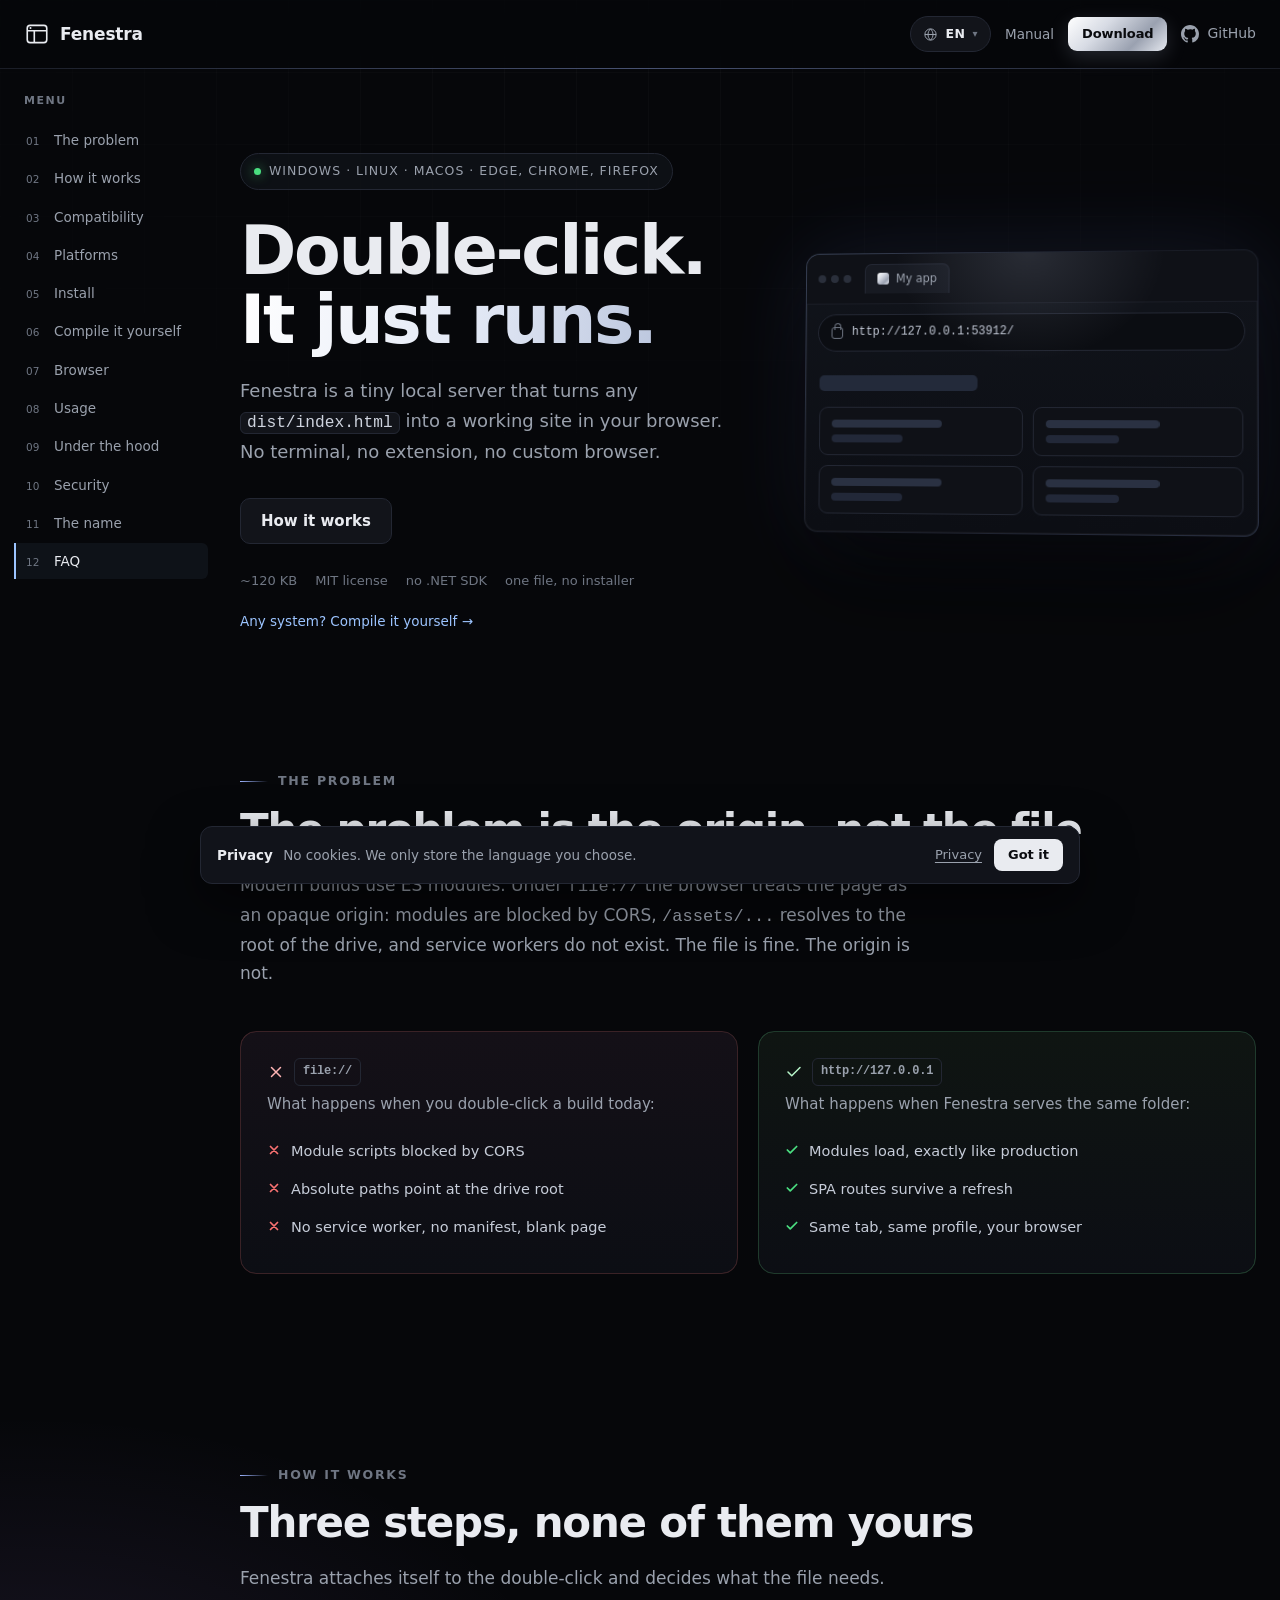
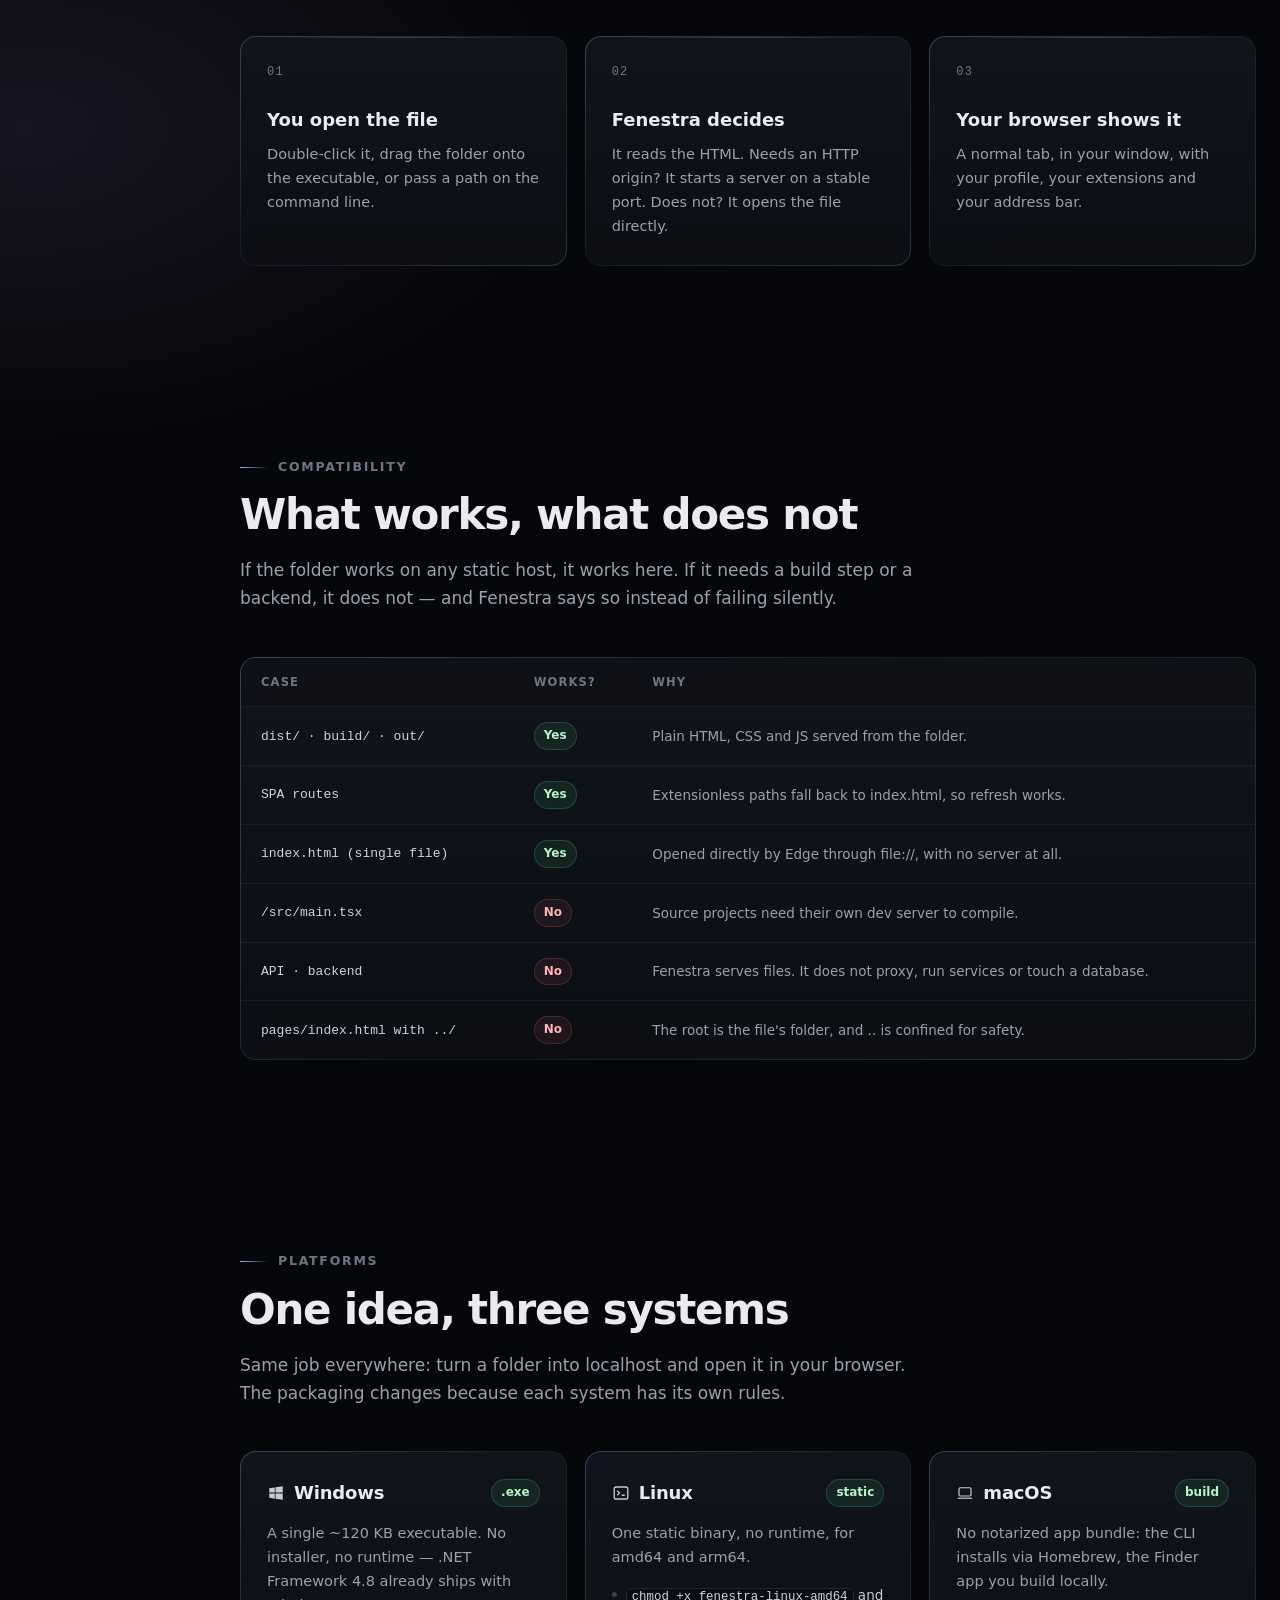
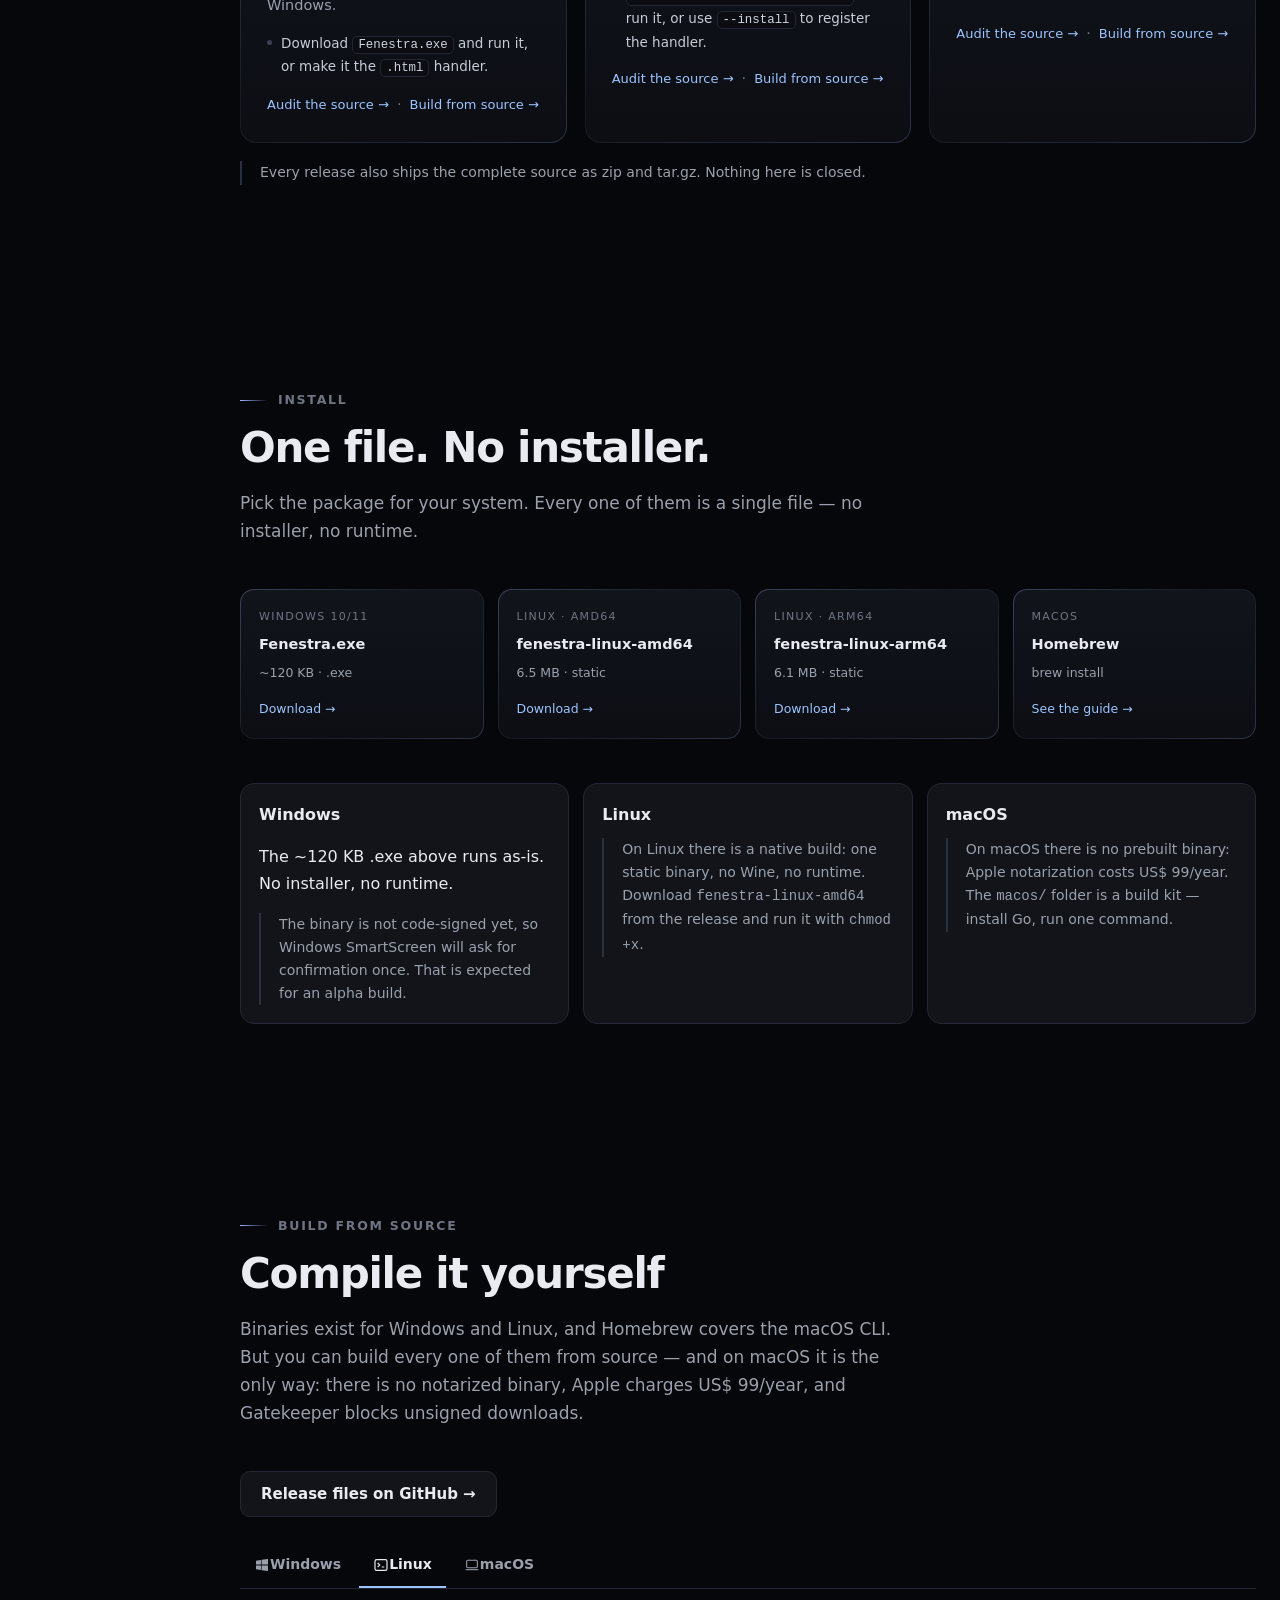
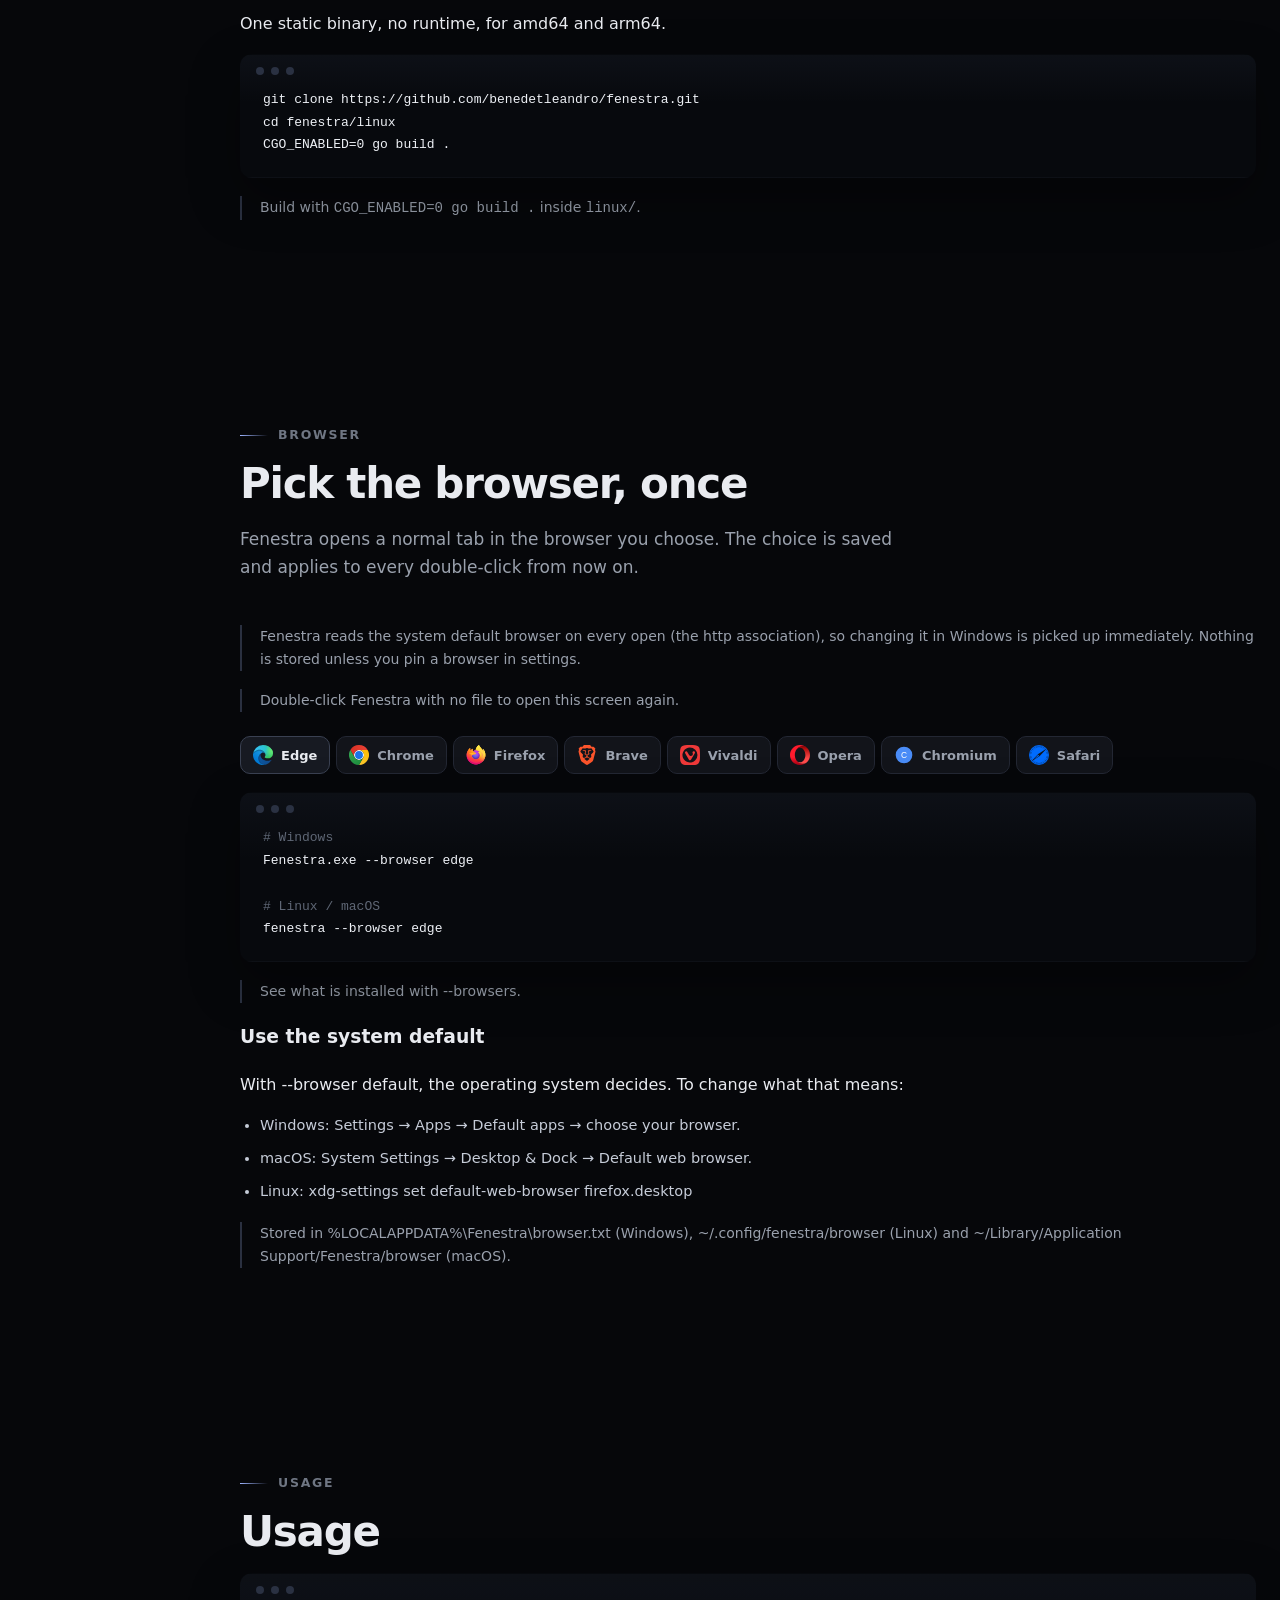
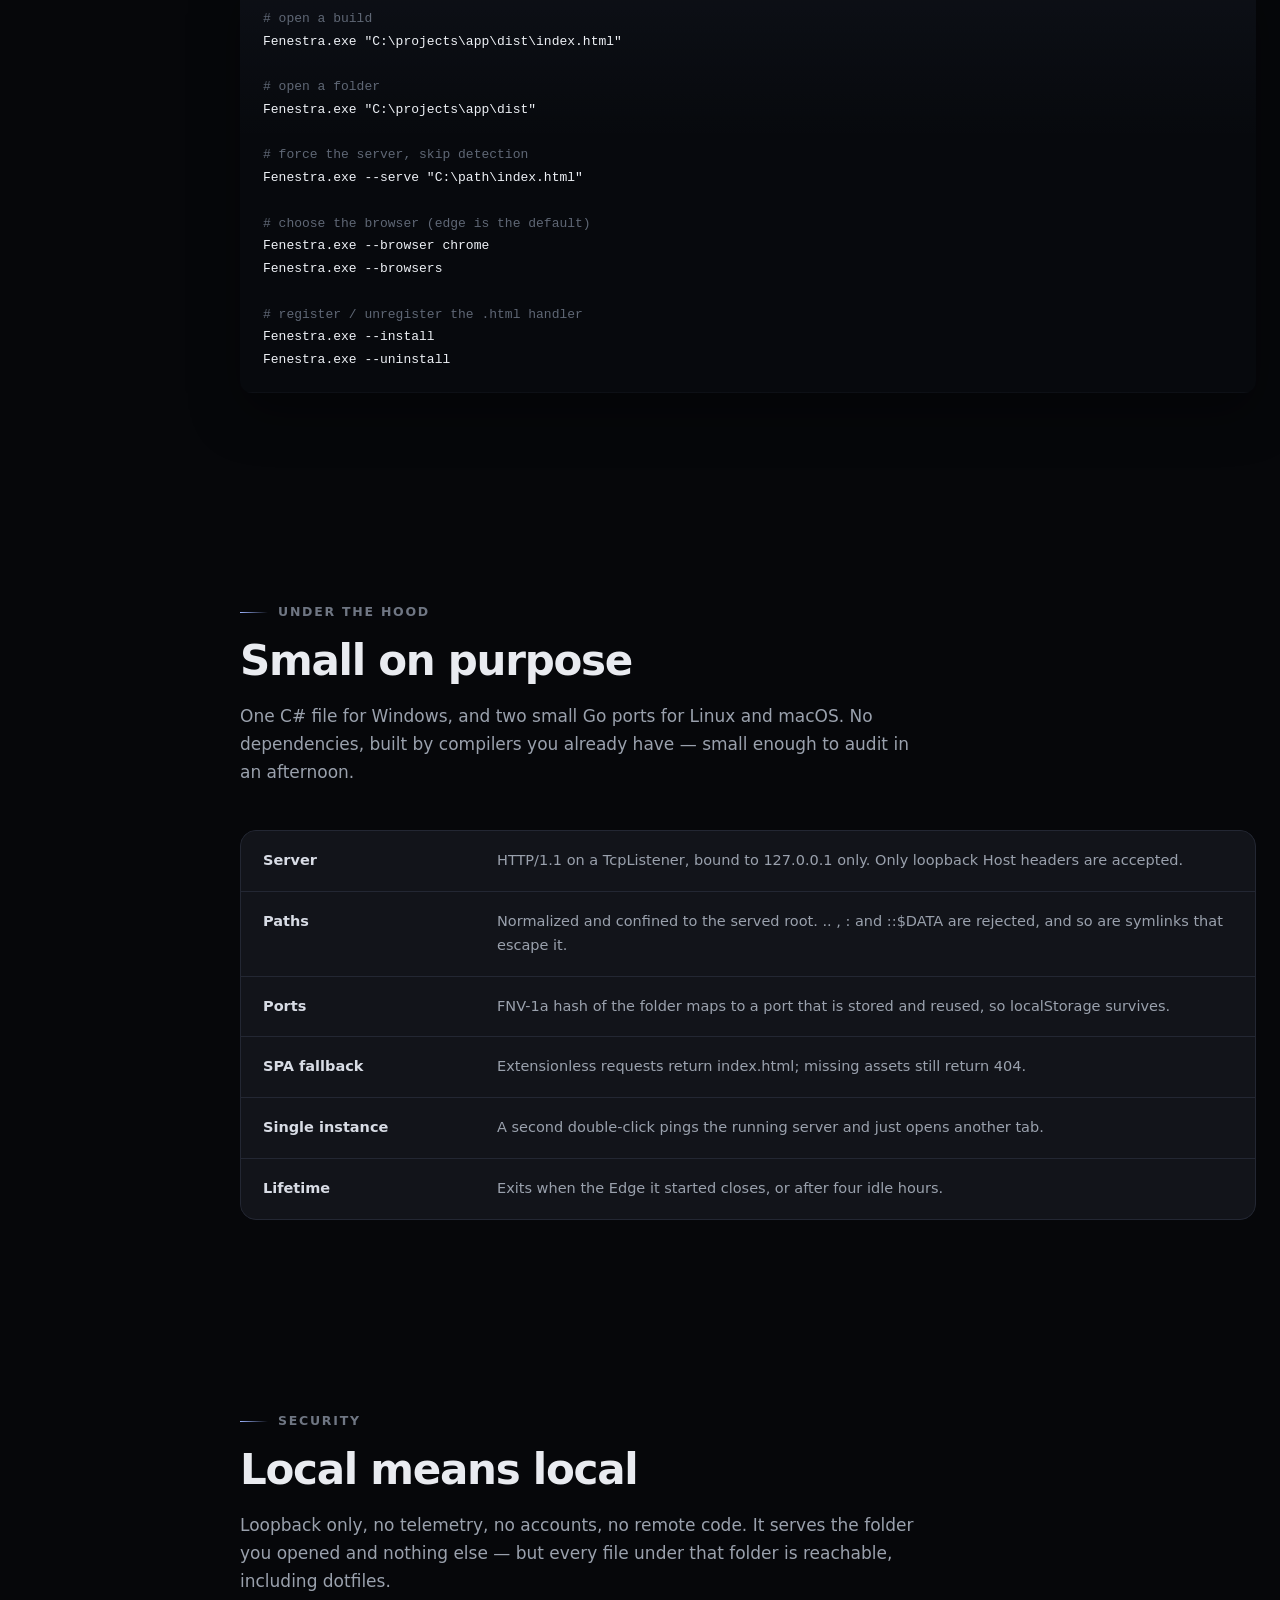
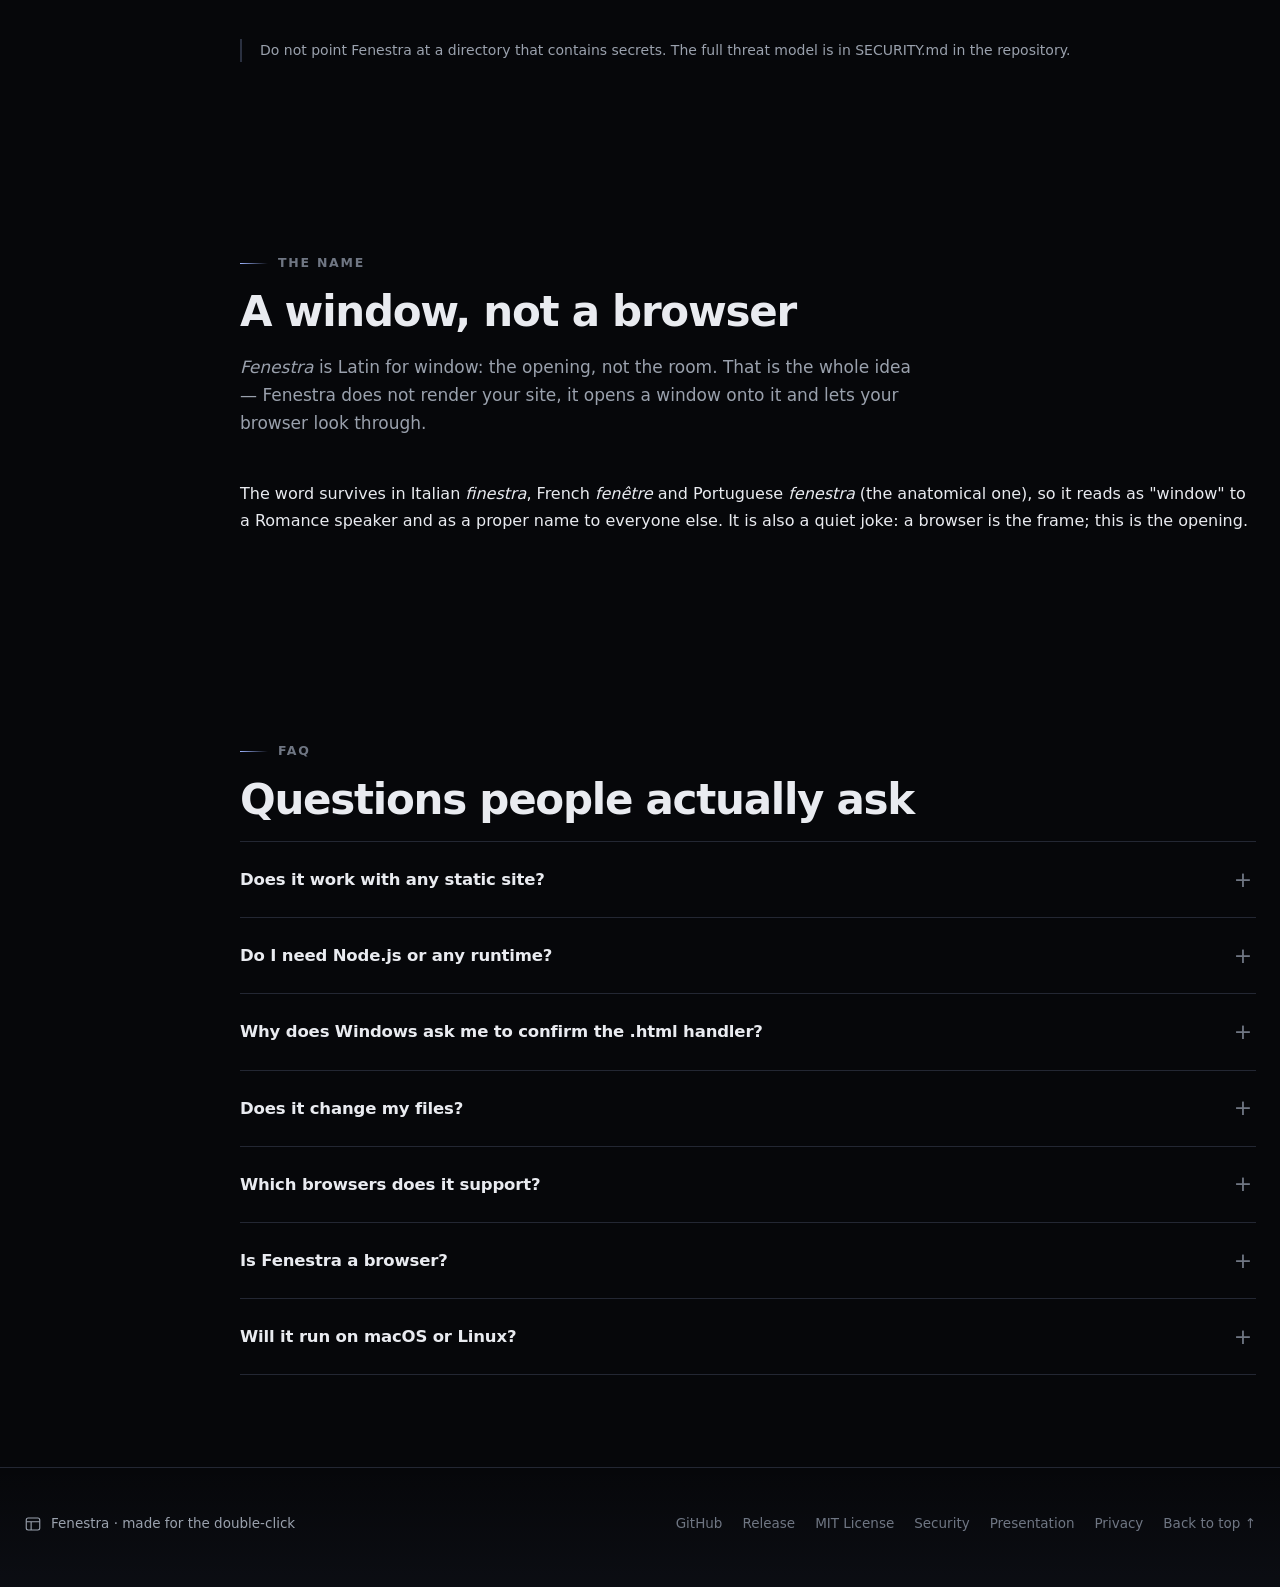
<file: docs/index.html>
<!doctype html>
<html lang="en" class="i18n-pending">
<head>
  <meta charset="utf-8">
  <style>html.i18n-pending body { visibility: hidden; } html { background: #08090c; }</style>
  <noscript><style>html.i18n-pending body { visibility: visible; }</style></noscript>
  <script>setTimeout(function () { document.documentElement.classList.remove("i18n-pending"); }, 3000);</script>

  <meta name="viewport" content="width=device-width, initial-scale=1">
  <title>Fenestra — double-click a local site, it opens in your browser</title>
  <meta name="description" content="Fenestra is a tiny local server for Windows, Linux and macOS that turns any dist/index.html into a working site in your browser. Edge by default; Chrome, Firefox, Brave, Vivaldi, Opera and Chromium supported.">
  <meta name="theme-color" content="#08090c">
  <link rel="canonical" href="https://benedetleandro.github.io/fenestra/">
  <meta property="og:type" content="website">
  <meta property="og:site_name" content="Fenestra">
  <meta property="og:title" content="Fenestra — a window to your local site">
  <meta property="og:description" content="A tiny local server that turns any dist/index.html into a working site in your browser. Windows, Linux and macOS.">
  <meta property="og:url" content="https://benedetleandro.github.io/fenestra/">
  <meta property="og:image" content="https://benedetleandro.github.io/fenestra/og.png">
  <meta property="og:image:width" content="1200">
  <meta property="og:image:height" content="630">
  <meta property="og:locale" content="en_US">
  <meta property="og:locale:alternate" content="pt_BR">
  <meta name="twitter:card" content="summary_large_image">
  <meta name="twitter:title" content="Fenestra — a window to your local site">
  <meta name="twitter:description" content="A tiny local server that turns any dist/index.html into a working site in your browser. Windows, Linux and macOS.">
  <meta name="twitter:image" content="https://benedetleandro.github.io/fenestra/og.png">
  <script type="application/ld+json">
  {
    "@context": "https://schema.org",
    "@type": "SoftwareApplication",
    "name": "Fenestra",
    "applicationCategory": "DeveloperApplication",
    "operatingSystem": "Windows, Linux, macOS",
    "description": "A tiny local server that turns any dist/index.html into a working site in your browser.",
    "url": "https://benedetleandro.github.io/fenestra/",
    "codeRepository": "https://github.com/benedetleandro/fenestra",
    "license": "https://github.com/benedetleandro/fenestra/blob/main/LICENSE",
    "offers": { "@type": "Offer", "price": "0", "priceCurrency": "USD" }
  }
  </script>
  <link rel="icon" href="favicon.svg" type="image/svg+xml">
  <link rel="stylesheet" href="styles.css?v=1.1.0.2">
</head>
<body id="top">

  <a class="skip" href="#main" data-i18n="skip.label">Skip to content</a>

  <div class="progress" id="progress"></div>

  <header class="site-header">
    <div class="wrap header-inner">
      <a class="brand" href="#top" aria-label="Fenestra">
        <svg viewBox="0 0 24 24" fill="none" stroke="currentColor" stroke-width="1.5" stroke-linejoin="round">
          <rect x="3" y="4" width="18" height="16" rx="2.6"/>
          <path d="M3 9h18M9.5 9v11"/>
          <circle cx="6" cy="6.5" r="0.9" fill="currentColor" stroke="none"/>
        </svg>
        <span>Fenestra</span>
      </a>

      <button class="page-fab" id="pageFab" type="button" aria-label="Index" data-i18n-aria="index.title">&#9776; <span data-i18n="index.title">Menu</span></button>

      <div class="header-right">
        <div class="lang-menu" id="langMenu">
          <button class="lang-btn" id="langBtn" type="button" aria-haspopup="listbox" aria-expanded="false" aria-label="Language">
            <svg class="globe" viewBox="0 0 24 24" fill="none" stroke="currentColor" stroke-width="1.6" aria-hidden="true"><circle cx="12" cy="12" r="9"/><path d="M3 12h18M12 3c2.6 2.4 4 5.7 4 9s-1.4 6.6-4 9c-2.6-2.4-4-5.7-4-9s1.4-6.6 4-9Z"/></svg>
            <span id="langCode">EN</span>
            <span class="lang-chev">&#9662;</span>
          </button>
          <div class="lang-pop" id="langPop" role="listbox" aria-label="Language">
            <button type="button" data-lang="en" role="option">English</button>
            <button type="button" data-lang="pt" role="option">Português</button>
            <button type="button" data-lang="es" role="option">Español</button>
            <button type="button" data-lang="fr" role="option">Français</button>
            <button type="button" data-lang="de" role="option">Deutsch</button>
            <button type="button" data-lang="it" role="option">Italiano</button>
            <button type="button" data-lang="nl" role="option">Nederlands</button>
          </div>
        </div>

        <a class="header-manual" href="manual.html" data-i18n="nav.manual">Manual</a>

        <a class="header-cta" href="#install" data-i18n="nav.download">Download</a>

        <a class="gh-link" href="https://github.com/benedetleandro/fenestra" target="_blank" rel="noopener">
          <svg viewBox="0 0 16 16" aria-hidden="true">
            <path d="M8 0C3.58 0 0 3.58 0 8c0 3.54 2.29 6.53 5.47 7.59.4.07.55-.17.55-.38 0-.19-.01-.82-.01-1.49-2.01.37-2.53-.49-2.69-.94-.09-.23-.48-.94-.82-1.13-.28-.15-.68-.52-.01-.53.63-.01 1.08.58 1.23.82.72 1.21 1.87.87 2.33.66.07-.52.28-.87.51-1.07-1.78-.2-3.64-.89-3.64-3.95 0-.87.31-1.59.82-2.15-.08-.2-.36-1.02.08-2.12 0 0 .67-.21 2.2.82a7.4 7.4 0 0 1 2-.27c.68 0 1.36.09 2 .27 1.53-1.04 2.2-.82 2.2-.82.44 1.1.16 1.92.08 2.12.51.56.82 1.27.82 2.15 0 3.07-1.87 3.75-3.65 3.95.29.25.54.73.54 1.48 0 1.07-.01 1.93-.01 2.2 0 .21.15.46.55.38A8.01 8.01 0 0 0 16 8c0-4.42-3.58-8-8-8Z"/>
          </svg>
          <span>GitHub</span>
        </a>
      </div>
    </div>
  </header>


  <main id="main">

  <div class="page-layout">
  <aside class="site-index" id="siteIndex" aria-label="Menu" data-i18n-aria="index.title">
    <p class="si-title" data-i18n="index.title">Menu</p>
    <a href="#problem"><span class="si-n">01</span><span data-i18n="nav.problem">The problem</span></a>
    <a href="#how"><span class="si-n">02</span><span data-i18n="nav.how">How it works</span></a>
    <a href="#compat"><span class="si-n">03</span><span data-i18n="nav.compat">Compatibility</span></a>
    <a href="#platforms"><span class="si-n">04</span><span data-i18n="nav.plat">Platforms</span></a>
    <a href="#install"><span class="si-n">05</span><span data-i18n="nav.install">Install</span></a>
    <a href="#compile"><span class="si-n">06</span><span data-i18n="nav.macos">Compile it yourself</span></a>
    <a href="#browser"><span class="si-n">07</span><span data-i18n="nav.browser">Browser</span></a>
    <a href="#usage"><span class="si-n">08</span><span data-i18n="install.usage">Usage</span></a>
    <a href="#under"><span class="si-n">09</span><span data-i18n="nav.under">Under the hood</span></a>
    <a href="#security"><span class="si-n">10</span><span data-i18n="nav.sec">Security</span></a>
    <a href="#name"><span class="si-n">11</span><span data-i18n="nav.name">The name</span></a>
    <a href="#faq"><span class="si-n">12</span><span data-i18n="nav.faq">FAQ</span></a>
  </aside>

    <div class="page-content">

    <!-- ------------------------------------------------------------- hero -->
    <section class="hero">
      <div class="wrap hero-grid">
        <div>
          <div class="badge">
            <span class="dot"></span>
            <span data-i18n="hero.badge">Windows · Linux · macOS · Edge, Chrome, Firefox</span>
          </div>

          <h1 data-i18n-html="hero.title">Double-click.<br><span class="shine">It just runs.</span></h1>

          <p class="lead" data-i18n-html="hero.lead">
            Fenestra is a tiny local server that turns any <code>dist/index.html</code>
            into a working site in your browser. No terminal, no extension, no custom browser.
          </p>

          <div class="cta">
            <a class="btn btn-ghost" href="#how" data-i18n="hero.how">How it works</a>
          </div>

          <div class="hero-meta">
            <span>~120 KB</span>
            <span data-i18n="hero.meta1">MIT license</span>
            <span data-i18n="hero.meta2">no .NET SDK</span>
            <span data-i18n="hero.meta3">one file, no installer</span>
          </div>

          <p class="hero-macos"><a href="#compile" data-i18n="hero.macos">Any system? Compile it yourself →</a></p>
        </div>

        <div class="browser" aria-hidden="true">
          <div class="browser-top">
            <div class="browser-dots"><i></i><i></i><i></i></div>
            <div class="browser-tab"><b></b><span data-i18n="mock.tab">My app</span></div>
          </div>
          <div class="browser-url">
            <span class="lock"></span>
            <span>http://127.0.0.1:53912/</span>
          </div>
          <div class="browser-body">
            <div class="skel-head"></div>
            <div class="skel-grid">
              <div class="skel-card"><i></i><i></i></div>
              <div class="skel-card"><i></i><i></i></div>
              <div class="skel-card"><i></i><i></i></div>
              <div class="skel-card"><i></i><i></i></div>
            </div>
          </div>
        </div>
      </div>
    </section>

    <!-- ---------------------------------------------------------- problem -->
    <section id="problem">
      <div class="wrap">
        <p class="kicker" data-i18n="problem.kicker">The problem</p>
        <h2 data-i18n="problem.title">The problem is the origin, not the file</h2>
        <p class="section-lead" data-i18n-html="problem.lead">
          Modern builds use ES modules. Under <code>file://</code> the browser treats the page as an
          opaque origin: modules are blocked by CORS, <code>/assets/...</code> resolves to the root
          of the drive, and service workers do not exist. The file is fine. The origin is not.
        </p>

        <div class="split">
          <div class="card bad">
            <h3>
              <svg width="18" height="18" viewBox="0 0 24 24" fill="none" stroke="currentColor" stroke-width="2" stroke-linecap="round"><path d="M6 6l12 12M18 6L6 18"/></svg>
              <span class="tag">file://</span>
            </h3>
            <p data-i18n="problem.badLead">What happens when you double-click a build today:</p>
            <ul>
              <li><svg width="14" height="14" viewBox="0 0 24 24" fill="none" stroke="#f87171" stroke-width="3" stroke-linecap="round"><path d="M6 6l12 12M18 6L6 18"/></svg><span data-i18n="problem.bad1">Module scripts blocked by CORS</span></li>
              <li><svg width="14" height="14" viewBox="0 0 24 24" fill="none" stroke="#f87171" stroke-width="3" stroke-linecap="round"><path d="M6 6l12 12M18 6L6 18"/></svg><span data-i18n="problem.bad2">Absolute paths point at the drive root</span></li>
              <li><svg width="14" height="14" viewBox="0 0 24 24" fill="none" stroke="#f87171" stroke-width="3" stroke-linecap="round"><path d="M6 6l12 12M18 6L6 18"/></svg><span data-i18n="problem.bad3">No service worker, no manifest, blank page</span></li>
            </ul>
          </div>

          <div class="card good">
            <h3>
              <svg width="18" height="18" viewBox="0 0 24 24" fill="none" stroke="currentColor" stroke-width="2" stroke-linecap="round" stroke-linejoin="round"><path d="M20 6 9 17l-5-5"/></svg>
              <span class="tag">http://127.0.0.1</span>
            </h3>
            <p data-i18n="problem.goodLead">What happens when Fenestra serves the same folder:</p>
            <ul>
              <li><svg width="14" height="14" viewBox="0 0 24 24" fill="none" stroke="#4ade80" stroke-width="3" stroke-linecap="round" stroke-linejoin="round"><path d="M20 6 9 17l-5-5"/></svg><span data-i18n="problem.good1">Modules load, exactly like production</span></li>
              <li><svg width="14" height="14" viewBox="0 0 24 24" fill="none" stroke="#4ade80" stroke-width="3" stroke-linecap="round" stroke-linejoin="round"><path d="M20 6 9 17l-5-5"/></svg><span data-i18n="problem.good2">SPA routes survive a refresh</span></li>
              <li><svg width="14" height="14" viewBox="0 0 24 24" fill="none" stroke="#4ade80" stroke-width="3" stroke-linecap="round" stroke-linejoin="round"><path d="M20 6 9 17l-5-5"/></svg><span data-i18n="problem.good3">Same tab, same profile, your browser</span></li>
            </ul>
          </div>
        </div>
      </div>
    </section>

    <!-- -------------------------------------------------------------- how -->
    <section id="how">
      <div class="wrap">
        <p class="kicker" data-i18n="how.kicker">How it works</p>
        <h2 data-i18n="how.title">Three steps, none of them yours</h2>
        <p class="section-lead" data-i18n="how.lead">
          Fenestra attaches itself to the double-click and decides what the file needs.
        </p>

        <div class="steps">
          <div class="step reveal">
            <span class="num">01</span>
            <h3 data-i18n="how.s1t">You open the file</h3>
            <p data-i18n="how.s1d">Double-click it, drag the folder onto the executable, or pass a path on the command line.</p>
          </div>
          <div class="step reveal">
            <span class="num">02</span>
            <h3 data-i18n="how.s2t">Fenestra decides</h3>
            <p data-i18n="how.s2d">It reads the HTML. Needs an HTTP origin? It starts a server on a stable port. Does not? It opens the file directly.</p>
          </div>
          <div class="step reveal">
            <span class="num">03</span>
            <h3 data-i18n="how.s3t">Your browser shows it</h3>
            <p data-i18n="how.s3d">A normal tab, in your window, with your profile, your extensions and your address bar.</p>
          </div>
        </div>
      </div>
    </section>

    <!-- ----------------------------------------------------------- compat -->
    <section id="compat">
      <div class="wrap">
        <p class="kicker" data-i18n="compat.kicker">Compatibility</p>
        <h2 data-i18n="compat.title">What works, what does not</h2>
        <p class="section-lead" data-i18n="compat.lead">
          If the folder works on any static host, it works here. If it needs a build step or a
          backend, it does not — and Fenestra says so instead of failing silently.
        </p>

        <div class="table-wrap">
          <table>
            <thead>
              <tr>
                <th data-i18n="compat.h1">Case</th>
                <th data-i18n="compat.h2">Works?</th>
                <th data-i18n="compat.h3">Why</th>
              </tr>
            </thead>
            <tbody>
              <tr>
                <td data-i18n="compat.case1">dist/ · build/ · out/</td>
                <td><span class="pill yes" data-i18n="compat.yes">Yes</span></td>
                <td class="why" data-i18n="compat.c1">Plain HTML, CSS and JS served from the folder.</td>
              </tr>
              <tr>
                <td data-i18n="compat.case2">SPA routes</td>
                <td><span class="pill yes" data-i18n="compat.yes">Yes</span></td>
                <td class="why" data-i18n="compat.c2">Extensionless paths fall back to index.html, so refresh works.</td>
              </tr>
              <tr>
                <td data-i18n="compat.case3">index.html (single file)</td>
                <td><span class="pill yes" data-i18n="compat.yes">Yes</span></td>
                <td class="why" data-i18n="compat.c3">Opened directly by Edge through file://, with no server at all.</td>
              </tr>
              <tr>
                <td data-i18n="compat.case4">/src/main.tsx</td>
                <td><span class="pill no" data-i18n="compat.no">No</span></td>
                <td class="why" data-i18n="compat.c4">Source projects need their own dev server to compile.</td>
              </tr>
              <tr>
                <td data-i18n="compat.case5">API · backend</td>
                <td><span class="pill no" data-i18n="compat.no">No</span></td>
                <td class="why" data-i18n="compat.c5">Fenestra serves files. It does not proxy, run services or touch a database.</td>
              </tr>
              <tr>
                <td data-i18n="compat.case6">pages/index.html with ../</td>
                <td><span class="pill no" data-i18n="compat.no">No</span></td>
                <td class="why" data-i18n="compat.c6">The root is the file's folder, and .. is confined for safety.</td>
              </tr>
            </tbody>
          </table>
        </div>
      </div>
    </section>

    <!-- -------------------------------------------------------- platforms -->
    <section id="platforms">
      <div class="wrap">
        <p class="kicker" data-i18n="plat.kicker">Platforms</p>
        <h2 data-i18n="plat.title">One idea, three systems</h2>
        <p class="section-lead" data-i18n="plat.lead">
          Same job everywhere: turn a folder into localhost and open it in your browser.
          The packaging changes because each system has its own rules.
        </p>

        <div class="platforms">
          <article class="platform">
            <header>
              <span class="os"><svg viewBox="0 0 24 24" fill="currentColor" aria-hidden="true"><path d="M3 5.6 10.4 4.5v6.9H3zM11.4 4.3 21 3v8.4h-9.6zM3 12.6h7.4v6.9L3 18.4zM11.4 12.6H21V21l-9.6-1.3z"/></svg>Windows</span>
              <span class="pill yes" data-i18n="plat.win.tag">.exe</span>
            </header>
            <p data-i18n="plat.win.desc">A single ~120 KB executable. No installer, no runtime — .NET Framework 4.8 already ships with Windows.</p>
            <ul>
              <li data-i18n-html="plat.win.run">Download <code>Fenestra.exe</code> and run it, or make it the <code>.html</code> handler.</li>
            </ul>
            <p class="card-links"><a class="src" href="https://github.com/benedetleandro/fenestra/blob/main/src/Fenestra.cs" target="_blank" rel="noopener" data-i18n="plat.audit">Audit the source →</a><span class="sep">·</span><a class="src" href="#compile" data-i18n="compile.link">Build from source →</a></p>
          </article>

          <article class="platform">
            <header>
              <span class="os"><svg viewBox="0 0 24 24" fill="none" stroke="currentColor" stroke-width="1.8" aria-hidden="true"><rect x="3" y="4" width="18" height="16" rx="2.5"/><path d="m7 9 3 3-3 3M13 15h4"/></svg>Linux</span>
              <span class="pill yes" data-i18n="plat.linux.tag">static</span>
            </header>
            <p data-i18n="plat.linux.desc">One static binary, no runtime, for amd64 and arm64.</p>
            <ul>
              <li data-i18n-html="plat.linux.run"><code>chmod +x fenestra-linux-amd64</code> and run it, or use <code>--install</code> to register the handler.</li>
            </ul>
            <p class="card-links"><a class="src" href="https://github.com/benedetleandro/fenestra/blob/main/linux/main.go" target="_blank" rel="noopener" data-i18n="plat.audit">Audit the source →</a><span class="sep">·</span><a class="src" href="#compile" data-i18n="compile.link">Build from source →</a></p>
          </article>

          <article class="platform">
            <header>
              <span class="os"><svg viewBox="0 0 24 24" fill="none" stroke="currentColor" stroke-width="1.6" aria-hidden="true"><rect x="4" y="5" width="16" height="11" rx="1.6"/><path d="M2.5 19h19"/></svg>macOS</span>
              <span class="pill yes" data-i18n="plat.macos.tag">build</span>
            </header>
            <p data-i18n="plat.macos.desc">No notarized app bundle: the CLI installs via Homebrew, the Finder app you build locally.</p>
            <ul>
            </ul>
            <p class="card-links"><a class="src" href="https://github.com/benedetleandro/fenestra/blob/main/linux/main.go" target="_blank" rel="noopener" data-i18n="plat.audit">Audit the source →</a><span class="sep">·</span><a class="src" href="#compile" data-i18n="compile.link">Build from source →</a></p>
          </article>
        </div>

        <p class="side-note" data-i18n="plat.note">
          Every release also ships the complete source as zip and tar.gz. Nothing here is closed.
        </p>
      </div>
    </section>

    <!-- ---------------------------------------------------------- install -->
    <section id="install">
      <div class="wrap">
        <p class="kicker" data-i18n="install.kicker">Install</p>
        <h2 data-i18n="install.title">One file. No installer.</h2>
        <p class="section-lead" data-i18n="install.lead">
          Pick the package for your system. Every one of them is a single file — no installer, no runtime.
        </p>

        <div class="dl-grid">
          <a class="dl-card" href="https://github.com/benedetleandro/fenestra/releases/latest/download/Fenestra.exe">
            <span class="dl-os">Windows 10/11</span>
            <strong>Fenestra.exe</strong>
            <span class="dl-meta">~120 KB · .exe</span>
            <span class="dl-go" data-i18n="dl.download">Download →</span>
          </a>
          <a class="dl-card" href="https://github.com/benedetleandro/fenestra/releases/latest/download/fenestra-linux-amd64">
            <span class="dl-os">Linux · amd64</span>
            <strong>fenestra-linux-amd64</strong>
            <span class="dl-meta">6.5 MB · static</span>
            <span class="dl-go" data-i18n="dl.download">Download →</span>
          </a>
          <a class="dl-card" href="https://github.com/benedetleandro/fenestra/releases/latest/download/fenestra-linux-arm64">
            <span class="dl-os">Linux · arm64</span>
            <strong>fenestra-linux-arm64</strong>
            <span class="dl-meta">6.1 MB · static</span>
            <span class="dl-go" data-i18n="dl.download">Download →</span>
          </a>
          <a class="dl-card" href="#compile">
            <span class="dl-os">macOS</span>
            <strong>Homebrew</strong>
            <span class="dl-meta">brew install</span>
            <span class="dl-go" data-i18n="dl.guide">See the guide →</span>
          </a>
        </div>

        

        <div class="os-notes">
          <div class="os-note">
            <h3 data-i18n="install.dl">Windows</h3>
            <p class="muted" data-i18n="install.dlText">The ~120 KB .exe above runs as-is. No installer, no runtime.</p>
            <div class="side-note" data-i18n="install.signNote">
              The binary is not code-signed yet, so Windows SmartScreen will ask for confirmation
              once. That is expected for an alpha build.
            </div>
          </div>
          <div class="os-note">
            <h3>Linux</h3>
            <p class="side-note" data-i18n-html="install.linux">
              On Linux there is a native build: one static binary, no Wine, no runtime.
              Download <code>fenestra-linux-amd64</code> from the release and run it with <code>chmod +x</code>.
            </p>
          </div>
          <div class="os-note">
            <h3>macOS</h3>
            <p class="side-note" data-i18n-html="install.macos">
              On macOS there is no prebuilt binary: Apple notarization costs US$ 99/year.
              The <code>macos/</code> folder is a build kit — install Go, run one command.
            </p>
          </div>
        </div>

              </div>
    </section>

    <!-- ---------------------------------------------------------- browser -->
    

    <!-- ------------------------------------------------------------ macos -->
    <section id="compile">
      <div class="wrap">
        <p class="kicker" data-i18n="mac.kicker">Build from source</p>
        <h2 data-i18n="mac.title">Compile it yourself</h2>
        <p class="section-lead" data-i18n="mac.lead">
          Binaries exist for Windows and Linux, and Homebrew covers the macOS CLI. But you can
          build every one of them from source — and on macOS it is the only way: there is no
          notarized binary, Apple charges US$ 99/year, and Gatekeeper blocks unsigned downloads.
        </p>

        <p class="section-actions"><a class="btn btn-ghost" href="https://github.com/benedetleandro/fenestra/releases/latest" target="_blank" rel="noopener" data-i18n="build.files">Release files on GitHub →</a></p>

        <div class="build-tabs" role="tablist">
          <button class="tab" type="button" data-tab="win"><svg viewBox="0 0 24 24" fill="currentColor" aria-hidden="true"><path d="M3 5.6 10.4 4.5v6.9H3zM11.4 4.3 21 3v8.4h-9.6zM3 12.6h7.4v6.9L3 18.4zM11.4 12.6H21V21l-9.6-1.3z"/></svg>Windows</button>
          <button class="tab" type="button" data-tab="linux"><svg viewBox="0 0 24 24" fill="none" stroke="currentColor" stroke-width="1.8" aria-hidden="true"><rect x="3" y="4" width="18" height="16" rx="2.5"/><path d="m7 9 3 3-3 3M13 15h4"/></svg>Linux</button>
          <button class="tab" type="button" data-tab="mac"><svg viewBox="0 0 24 24" fill="none" stroke="currentColor" stroke-width="1.6" aria-hidden="true"><rect x="4" y="5" width="16" height="11" rx="1.6"/><path d="M2.5 19h19"/></svg>macOS</button>
        </div>

        <div class="build-panels">
          <div class="tab-panel" data-panel="win">
            <p data-i18n="plat.win.desc">A single ~120 KB executable. No installer, no runtime — .NET Framework 4.8 already ships with Windows.</p>
            <div class="code-block">
              <button class="copy" type="button" data-i18n="code.copy">Copy</button>
              <pre><span class="cmt"># requires only the csc.exe that ships with Windows</span>
<span class="cmd">git clone https://github.com/benedetleandro/fenestra.git</span>
<span class="cmd">cd fenestra</span>
<span class="cmd">powershell -ExecutionPolicy Bypass -File .\build.ps1</span></pre>
            </div>
            <p class="side-note" data-i18n-html="plat.win.build">Build with <code>build.ps1</code> using the <code>csc</code> that ships with Windows.</p>
          </div>

          <div class="tab-panel" data-panel="linux">
            <p data-i18n="plat.linux.desc">One static binary, no runtime, for amd64 and arm64.</p>
            <div class="code-block">
              <button class="copy" type="button" data-i18n="code.copy">Copy</button>
              <pre><span class="cmd">git clone https://github.com/benedetleandro/fenestra.git</span>
<span class="cmd">cd fenestra/linux</span>
<span class="cmd">CGO_ENABLED=0 go build .</span></pre>
            </div>
            <p class="side-note" data-i18n-html="plat.linux.build">Build with <code>CGO_ENABLED=0 go build .</code> inside <code>linux/</code>.</p>
          </div>

          <div class="tab-panel" data-panel="mac">
            <ol class="def-list">
              <li><b data-i18n="mac.s1t">Install Go</b><br><span data-i18n="mac.s1d">The official installer is signed by Google, so macOS shows no warning. It is the only thing you install.</span></li>
              <li><b data-i18n="mac.s2t">Get the source</b><br><span data-i18n="mac.s2d">git clone, or download the ZIP if you do not have git.</span></li>
              <li><b data-i18n="mac.s3t">Run the build</b><br><span data-i18n="mac.s3d">The script builds the CLI and Fenestra.app, then re-signs the app after editing the bundle.</span></li>
              <li><b data-i18n="mac.s4t">Use it from the Finder</b><br><span data-i18n="mac.s4d">Drag Fenestra.app to /Applications, right-click an index.html, Open with → Fenestra → Always.</span></li>
            </ol>
            <div class="code-block">
              <button class="copy" type="button" data-i18n="code.copy">Copy</button>
              <pre><span class="cmt"># 1. install Go from https://go.dev/dl/</span>
<span class="cmd">git clone https://github.com/benedetleandro/fenestra.git</span>
<span class="cmd">cd fenestra/macos</span>
<span class="cmd">./build.command</span></pre>
            </div>
            <p class="side-note" data-i18n="mac.note">No Xcode, no Apple account, no US$ 99. Tested on a real macOS runner in CI (arm64); on Intel the build is native.</p>
            <p><a class="src" href="https://github.com/benedetleandro/fenestra/blob/main/macos/README.md" target="_blank" rel="noopener" data-i18n="mac.readme">Full macOS instructions →</a></p>
          </div>
        </div>
      </div>
    </section>

    <section id="browser">
      <div class="wrap">
        <p class="kicker" data-i18n="browser.kicker">Browser</p>
        <h2 data-i18n="browser.title">Pick the browser, once</h2>
        <p class="section-lead" data-i18n="browser.lead">
          Fenestra opens a normal tab in the browser you choose. The choice is saved and applies
          to every double-click from now on.
        </p>
        <p class="side-note" data-i18n="browser.first">Fenestra reads the system default browser on every open (the http association), so changing it in Windows is picked up immediately. Nothing is stored unless you pin a browser in settings.</p>
        <p class="side-note" data-i18n="browser.settings">Double-click Fenestra with no file to open this screen again.</p>

        <div class="browser-tabs" role="tablist">
          <button class="btab" type="button" data-browser="edge"><img src="logos/edge.svg" alt="" width="20" height="20">Edge</button>
          <button class="btab" type="button" data-browser="chrome"><img src="logos/chrome.svg" alt="" width="20" height="20">Chrome</button>
          <button class="btab" type="button" data-browser="firefox"><img src="logos/firefox.svg" alt="" width="20" height="20">Firefox</button>
          <button class="btab" type="button" data-browser="brave"><img src="logos/brave.svg" alt="" width="20" height="20">Brave</button>
          <button class="btab" type="button" data-browser="vivaldi"><img src="logos/vivaldi.svg" alt="" width="20" height="20">Vivaldi</button>
          <button class="btab" type="button" data-browser="opera"><img src="logos/opera.svg" alt="" width="20" height="20">Opera</button>
          <button class="btab" type="button" data-browser="chromium"><img src="logos/chromium.svg" alt="" width="20" height="20">Chromium</button>
          <button class="btab" type="button" data-browser="safari"><img src="logos/safari.svg" alt="" width="20" height="20">Safari</button>
        </div>

        <div class="browser-panels">
          <div class="bpanel" data-browser-panel="edge">
            <div class="code-block">
              <button class="copy" type="button" data-i18n="code.copy">Copy</button>
              <pre><span class="cmt"># Windows</span>
<span class="cmd">Fenestra.exe --browser edge</span>

<span class="cmt"># Linux / macOS</span>
<span class="cmd">fenestra --browser edge</span></pre>
            </div>
            <p class="side-note" data-i18n="browser.list">See what is installed with --browsers.</p>
          </div>
          <div class="bpanel" data-browser-panel="chrome">
            <div class="code-block">
              <button class="copy" type="button" data-i18n="code.copy">Copy</button>
              <pre><span class="cmt"># Windows</span>
<span class="cmd">Fenestra.exe --browser chrome</span>

<span class="cmt"># Linux / macOS</span>
<span class="cmd">fenestra --browser chrome</span></pre>
            </div>
            <p class="side-note" data-i18n="browser.list">See what is installed with --browsers.</p>
          </div>
          <div class="bpanel" data-browser-panel="firefox">
            <div class="code-block">
              <button class="copy" type="button" data-i18n="code.copy">Copy</button>
              <pre><span class="cmt"># Windows</span>
<span class="cmd">Fenestra.exe --browser firefox</span>

<span class="cmt"># Linux / macOS</span>
<span class="cmd">fenestra --browser firefox</span></pre>
            </div>
            <p class="side-note" data-i18n="browser.list">See what is installed with --browsers.</p>
          </div>
          <div class="bpanel" data-browser-panel="brave">
            <div class="code-block">
              <button class="copy" type="button" data-i18n="code.copy">Copy</button>
              <pre><span class="cmt"># Windows</span>
<span class="cmd">Fenestra.exe --browser brave</span>

<span class="cmt"># Linux / macOS</span>
<span class="cmd">fenestra --browser brave</span></pre>
            </div>
            <p class="side-note" data-i18n="browser.list">See what is installed with --browsers.</p>
          </div>
          <div class="bpanel" data-browser-panel="vivaldi">
            <div class="code-block">
              <button class="copy" type="button" data-i18n="code.copy">Copy</button>
              <pre><span class="cmt"># Windows</span>
<span class="cmd">Fenestra.exe --browser vivaldi</span>

<span class="cmt"># Linux / macOS</span>
<span class="cmd">fenestra --browser vivaldi</span></pre>
            </div>
            <p class="side-note" data-i18n="browser.list">See what is installed with --browsers.</p>
          </div>
          <div class="bpanel" data-browser-panel="opera">
            <div class="code-block">
              <button class="copy" type="button" data-i18n="code.copy">Copy</button>
              <pre><span class="cmt"># Windows</span>
<span class="cmd">Fenestra.exe --browser opera</span>

<span class="cmt"># Linux / macOS</span>
<span class="cmd">fenestra --browser opera</span></pre>
            </div>
            <p class="side-note" data-i18n="browser.list">See what is installed with --browsers.</p>
          </div>
          <div class="bpanel" data-browser-panel="chromium">
            <div class="code-block">
              <button class="copy" type="button" data-i18n="code.copy">Copy</button>
              <pre><span class="cmt"># Windows</span>
<span class="cmd">Fenestra.exe --browser chromium</span>

<span class="cmt"># Linux / macOS</span>
<span class="cmd">fenestra --browser chromium</span></pre>
            </div>
            <p class="side-note" data-i18n="browser.list">See what is installed with --browsers.</p>
          </div>
          <div class="bpanel" data-browser-panel="safari">
            <div class="code-block">
              <button class="copy" type="button" data-i18n="code.copy">Copy</button>
              <pre><span class="cmt"># macOS only</span>
<span class="cmd">fenestra --browser safari</span></pre>
            </div>
            <p class="side-note" data-i18n="browser.safariNote">Safari is available on macOS only.</p>
          </div>
        </div>

        <h3 data-i18n="browser.system">Use the system default</h3>
        <p class="muted" data-i18n="browser.systemText">
          With --browser default, the operating system decides. To change what that means:
        </p>
        <ul class="def-list">
          <li data-i18n="browser.win">Windows: Settings → Apps → Default apps → choose your browser.</li>
          <li data-i18n="browser.mac">macOS: System Settings → Desktop &amp; Dock → Default web browser.</li>
          <li data-i18n="browser.linux">Linux: xdg-settings set default-web-browser firefox.desktop</li>
        </ul>

        <p class="side-note" data-i18n="browser.store">
          Stored in %LOCALAPPDATA%\Fenestra\browser.txt (Windows), ~/.config/fenestra/browser
          (Linux) and ~/Library/Application Support/Fenestra/browser (macOS).
        </p>
      </div>
    </section>

    <section id="usage">
      <div class="wrap">
        <p class="kicker" data-i18n="install.usage">Usage</p>
        <h2 data-i18n="install.usage">Usage</h2>
        <div class="code-block">
          <button class="copy" type="button" data-i18n="code.copy">Copy</button>
          <pre><span class="cmt"># open a build</span>
<span class="cmd">Fenestra.exe "C:\projects\app\dist\index.html"</span>

<span class="cmt"># open a folder</span>
<span class="cmd">Fenestra.exe "C:\projects\app\dist"</span>

<span class="cmt"># force the server, skip detection</span>
<span class="cmd">Fenestra.exe --serve "C:\path\index.html"</span>

<span class="cmt"># choose the browser (edge is the default)</span>
<span class="cmd">Fenestra.exe --browser chrome</span>
<span class="cmd">Fenestra.exe --browsers</span>

<span class="cmt"># register / unregister the .html handler</span>
<span class="cmd">Fenestra.exe --install</span>
<span class="cmd">Fenestra.exe --uninstall</span></pre>
        </div>
      </div>
    </section>

    

    <!-- ------------------------------------------------------------- under -->
    <section id="under">
      <div class="wrap">
        <p class="kicker" data-i18n="under.kicker">Under the hood</p>
        <h2 data-i18n="under.title">Small on purpose</h2>
        <p class="section-lead" data-i18n="under.lead">
          One C# file for Windows, and two small Go ports for Linux and macOS. No dependencies, built
          by compilers you already have — small enough to audit in an afternoon.
        </p>

        <div class="points">
          <div class="point"><b data-i18n="under.p1b">Server</b><span data-i18n="under.p1s">HTTP/1.1 on a TcpListener, bound to 127.0.0.1 only. Only loopback Host headers are accepted.</span></div>
          <div class="point"><b data-i18n="under.p2b">Paths</b><span data-i18n="under.p2s">Normalized and confined to the served root. .. , : and ::$DATA are rejected, and so are symlinks that escape it.</span></div>
          <div class="point"><b data-i18n="under.p3b">Ports</b><span data-i18n="under.p3s">FNV-1a hash of the folder maps to a port that is stored and reused, so localStorage survives.</span></div>
          <div class="point"><b data-i18n="under.p4b">SPA fallback</b><span data-i18n="under.p4s">Extensionless requests return index.html; missing assets still return 404.</span></div>
          <div class="point"><b data-i18n="under.p5b">Single instance</b><span data-i18n="under.p5s">A second double-click pings the running server and just opens another tab.</span></div>
          <div class="point"><b data-i18n="under.p6b">Lifetime</b><span data-i18n="under.p6s">Exits when the Edge it started closes, or after four idle hours.</span></div>
        </div>
      </div>
    </section>

    <!-- ------------------------------------------------------------ security -->
    <section id="security">
      <div class="wrap">
        <p class="kicker" data-i18n="sec.kicker">Security</p>
        <h2 data-i18n="sec.title">Local means local</h2>
        <p class="section-lead" data-i18n="sec.lead">
          Loopback only, no telemetry, no accounts, no remote code. It serves the folder you opened
          and nothing else — but every file under that folder is reachable, including dotfiles.
        </p>
        <div class="side-note" data-i18n="sec.note">
          Do not point Fenestra at a directory that contains secrets. The full threat model is in
          SECURITY.md in the repository.
        </div>
      </div>
    </section>

    <!-- --------------------------------------------------------------- name -->
    <section id="name">
      <div class="wrap">
        <p class="kicker" data-i18n="name.kicker">The name</p>
        <h2 data-i18n="name.title">A window, not a browser</h2>
        <p class="section-lead" data-i18n-html="name.lead">
          <em>Fenestra</em> is Latin for window: the opening, not the room. That is the whole idea —
          Fenestra does not render your site, it opens a window onto it and lets your browser look through.
        </p>
        <p class="muted" data-i18n-html="name.p2">
          The word survives in Italian <em>finestra</em>, French <em>fenêtre</em> and Portuguese
          <em>fenestra</em> (the anatomical one), so it reads as "window" to a Romance speaker and as a
          proper name to everyone else. It is also a quiet joke: a browser is the frame; this is the opening.
        </p>
      </div>
    </section>

    <!-- --------------------------------------------------------------- faq -->
    <section id="faq">
      <div class="wrap">
        <p class="kicker" data-i18n="faq.kicker">FAQ</p>
        <h2 data-i18n="faq.title">Questions people actually ask</h2>

        <div class="faq-list">
          <details>
            <summary data-i18n="faq.q1">Does it work with any static site?</summary>
            <p data-i18n="faq.a1">Yes. Any folder with an index.html is served as-is. Each folder gets its own stable port, so two apps can be open at the same time without fighting.</p>
          </details>
          <details>
            <summary data-i18n="faq.q2">Do I need Node.js or any runtime?</summary>
            <p data-i18n="faq.a2">No. Fenestra is a single ~120 KB executable built against the .NET Framework that ships with Windows. Nothing to install, nothing to keep updated.</p>
          </details>
          <details>
            <summary data-i18n="faq.q3">Why does Windows ask me to confirm the .html handler?</summary>
            <p data-i18n="faq.a3">Because Windows allows exactly one program per extension and does not let an app claim it silently. That is protection against exactly the kind of software that hijacks file associations.</p>
          </details>
          <details>
            <summary data-i18n="faq.q4">Does it change my files?</summary>
            <p data-i18n="faq.a4">No. It opens them read-only, serves them, and writes nothing to the project. The only state it keeps is a port number per folder, under %LOCALAPPDATA%.</p>
          </details>
          <details>
            <summary data-i18n="faq.q5">Which browsers does it support?</summary>
            <p data-i18n="faq.a5">The system browser is the default. Chrome, Firefox, Brave, Vivaldi, Opera and Chromium are detected automatically — plus Safari on macOS — and --browser edge pins Edge. It opens a normal tab in the browser you already use, so there is no engine to patch and no extra 150 MB.</p>
          </details>
          <details>
            <summary data-i18n="faq.q6">Is Fenestra a browser?</summary>
            <p data-i18n="faq.a6">No. It is a server that opens a tab in your browser. There is no address bar of its own, no tabs, no rendering engine. That is the point.</p>
          </details>
          <details>
            <summary data-i18n="faq.q7">Will it run on macOS or Linux?</summary>
            <p data-i18n="faq.a7">Yes. Linux has static binaries (amd64 and arm64) with a --install flag. macOS has no prebuilt binary: the macos/ kit builds on your machine, with no Apple account and no US$ 99/year notarization.</p>
          </details>
        </div>
      </div>
    </section>

      </div>
  </div>
</main>

  <footer>
    <div class="wrap footer-inner">
      <div class="footer-brand">
        <svg viewBox="0 0 24 24" fill="none" stroke="currentColor" stroke-width="1.5" stroke-linejoin="round">
          <rect x="3" y="4" width="18" height="16" rx="2.6"/>
          <path d="M3 9h18M9.5 9v11"/>
        </svg>
        <span data-i18n="footer.tag">Fenestra · made for the double-click</span>
      </div>
      <div class="footer-links">
        <a href="https://github.com/benedetleandro/fenestra" target="_blank" rel="noopener">GitHub</a>
        <a href="https://github.com/benedetleandro/fenestra/releases/latest" target="_blank" rel="noopener" data-i18n="footer.release">Release</a>
        <a href="https://github.com/benedetleandro/fenestra/blob/main/LICENSE" target="_blank" rel="noopener" data-i18n="footer.license">MIT License</a>
        <a href="https://github.com/benedetleandro/fenestra/blob/main/SECURITY.md" target="_blank" rel="noopener" data-i18n="footer.security">Security</a>
        <a href="presentation.html" data-i18n="pres.foot.link">Presentation</a>
        <a href="privacy.html" data-i18n="privacy.link">Privacy</a>
        <a href="#top" data-i18n="footer.top">Back to top ↑</a>
      </div>
    </div>
  </footer>

  <nav class="page-index" id="pageIndex" aria-label="Menu">
    <p class="pi-title" data-i18n="index.title">Menu</p>
    <a href="#problem"><span class="pi-n">01</span><span data-i18n="nav.problem">The problem</span></a>
    <a href="#how"><span class="pi-n">02</span><span data-i18n="nav.how">How it works</span></a>
    <a href="#compat"><span class="pi-n">03</span><span data-i18n="nav.compat">Compatibility</span></a>
    <a href="#platforms"><span class="pi-n">04</span><span data-i18n="nav.plat">Platforms</span></a>
    <a href="#install"><span class="pi-n">05</span><span data-i18n="nav.install">Install</span></a>
    <a href="#compile"><span class="pi-n">06</span><span data-i18n="nav.macos">Compile it yourself</span></a>
    <a href="#browser"><span class="pi-n">07</span><span data-i18n="nav.browser">Browser</span></a>
    <a href="#usage"><span class="pi-n">08</span><span data-i18n="install.usage">Usage</span></a>
    <a href="#under"><span class="pi-n">09</span><span data-i18n="nav.under">Under the hood</span></a>
    <a href="#security"><span class="pi-n">10</span><span data-i18n="nav.sec">Security</span></a>
    <a href="#name"><span class="pi-n">11</span><span data-i18n="nav.name">The name</span></a>
    <a href="#faq"><span class="pi-n">12</span><span data-i18n="nav.faq">FAQ</span></a>
  </nav>

  <div class="privacy-bar" id="privacyBar" hidden>
    <div class="pb-text"><strong data-i18n="privacy.kicker">Privacy</strong> <span data-i18n="privacy.notice">No cookies. We only store the language you choose.</span></div>
    <div class="pb-actions">
      <a href="privacy.html" data-i18n="privacy.more">Privacy</a>
      <button type="button" id="privacyOk" data-i18n="privacy.ok">Got it</button>
    </div>
  </div>

  <script src="locales.js?v=1.1.0.2"></script>
  <script src="app.js?v=1.1.0.2"></script>
  <script>
  (function () {
    try { if (localStorage.getItem("fenestra-privacy") === "1") return; } catch (e) {}
    var bar = document.getElementById("privacyBar");
    if (!bar) return;
    bar.hidden = false;
    var ok = document.getElementById("privacyOk");
    if (ok) ok.addEventListener("click", function () {
      bar.hidden = true;
      try { localStorage.setItem("fenestra-privacy", "1"); } catch (e) {}
    });
  })();
  </script>

</body>
</html>
</file>
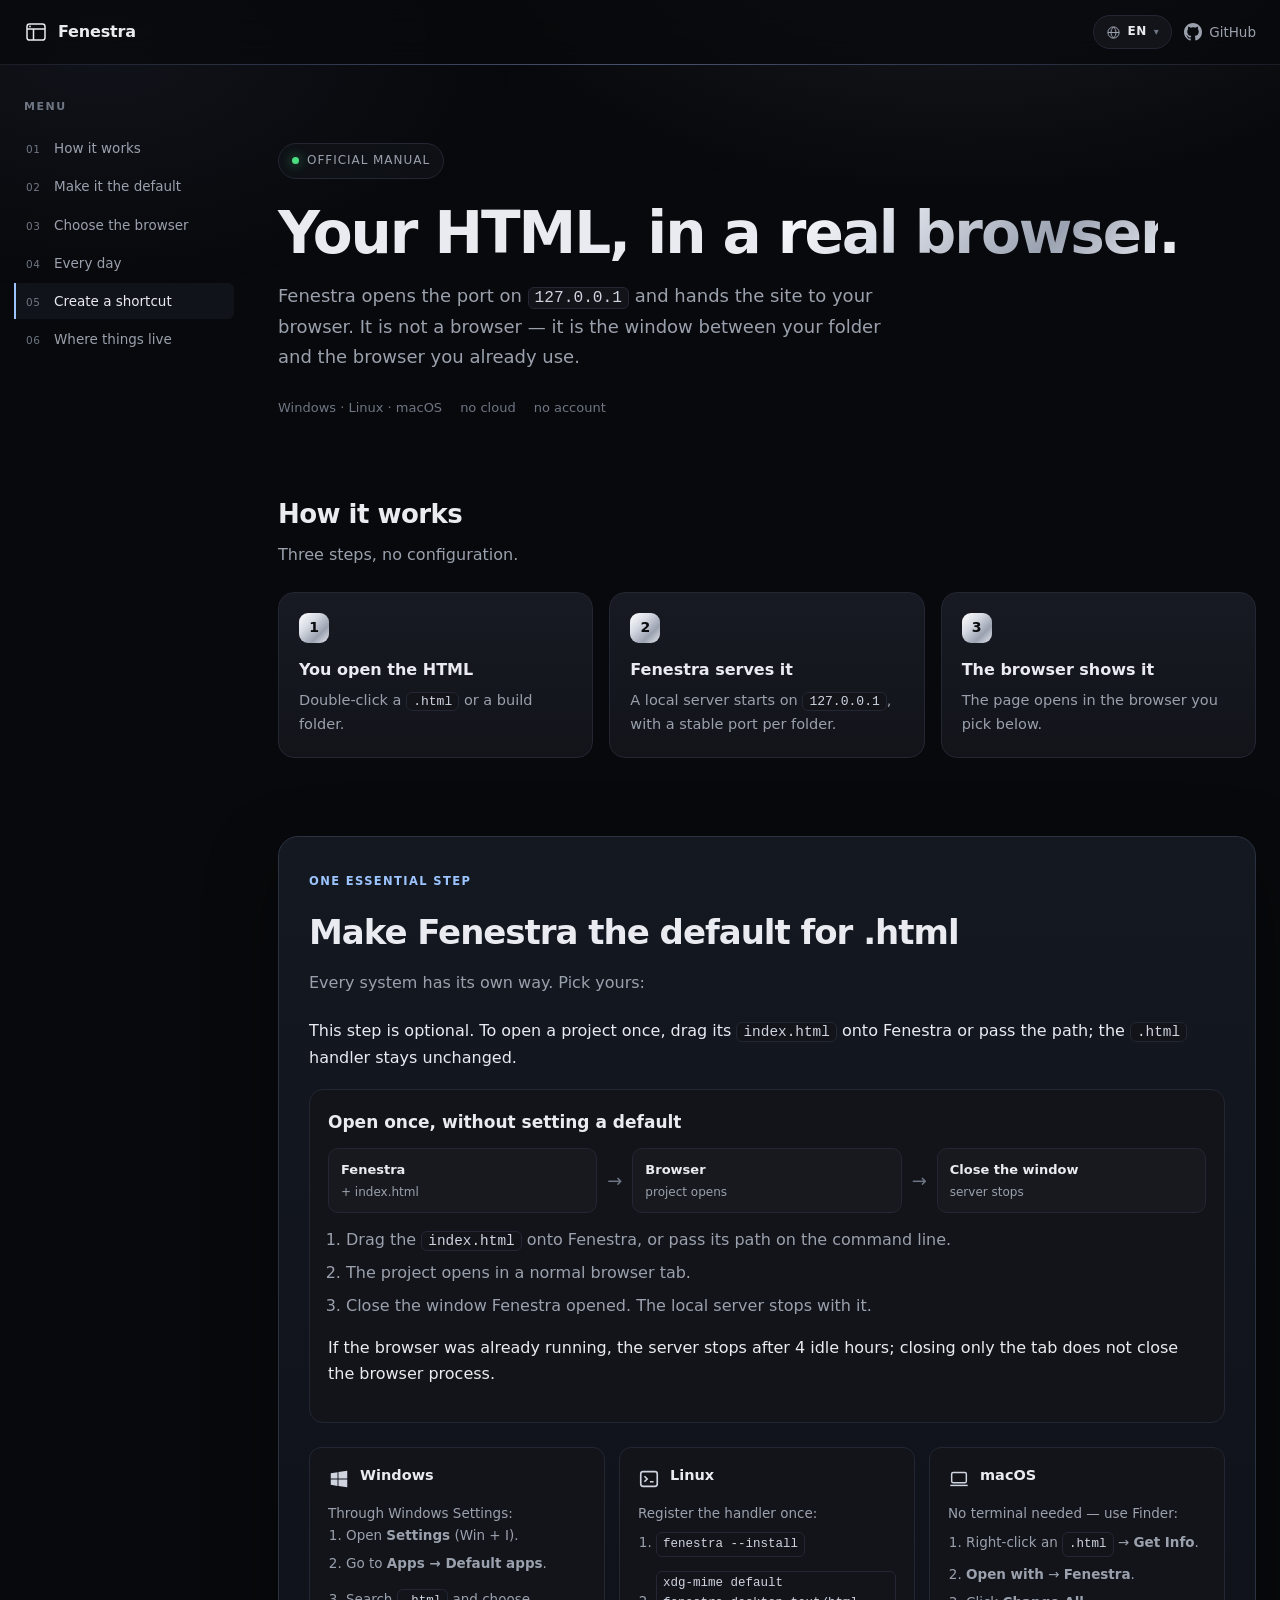
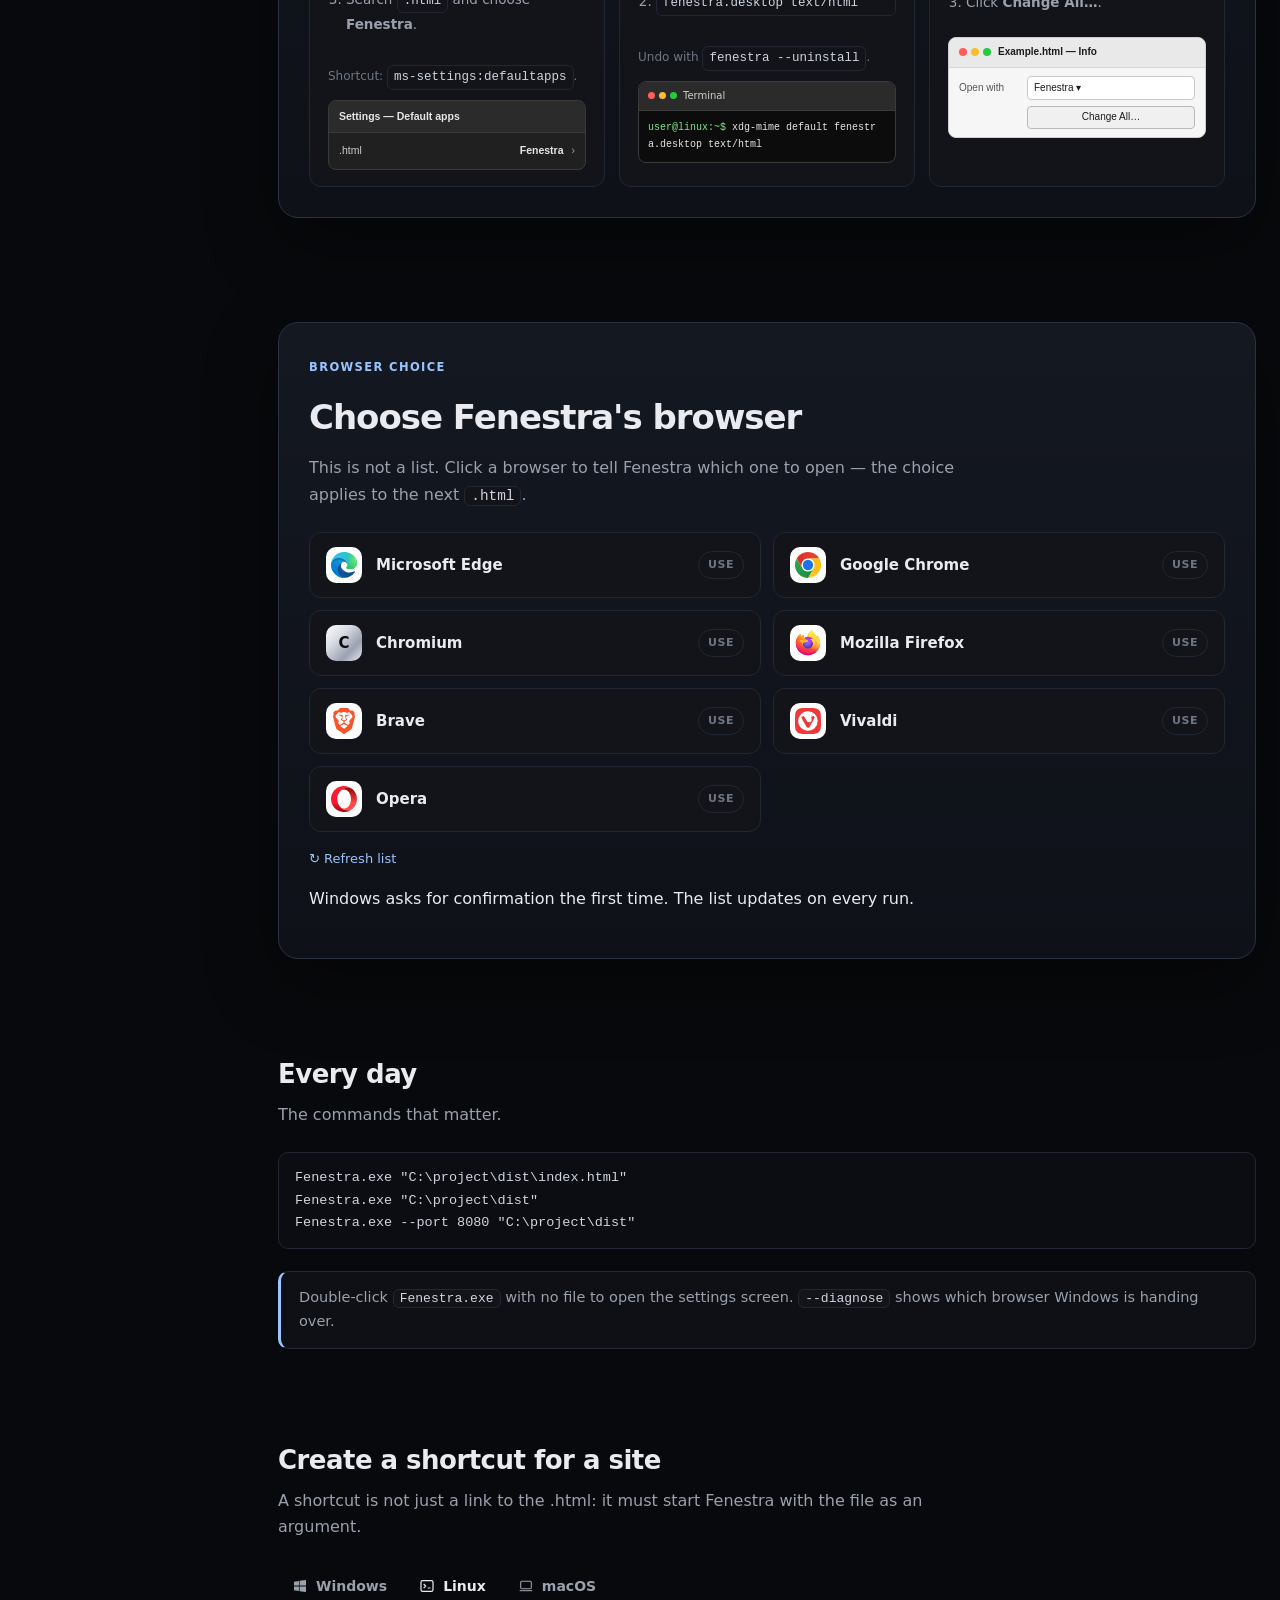
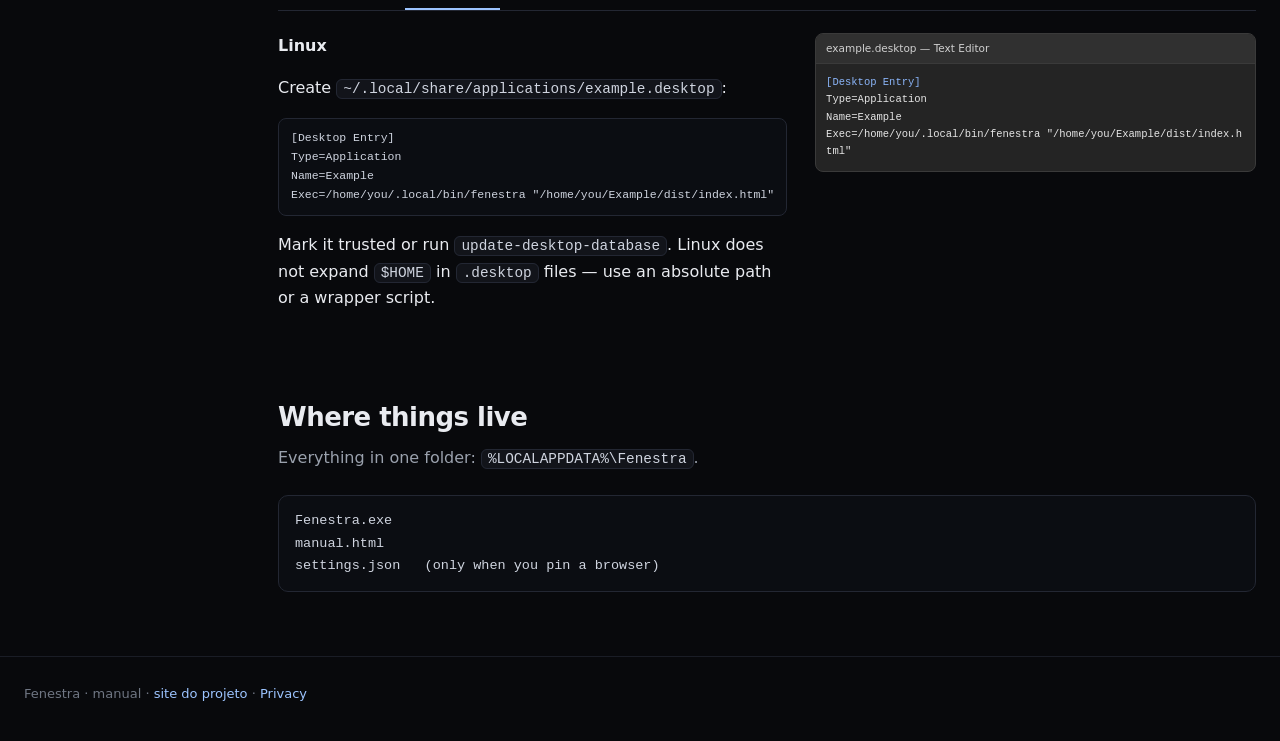
<file: docs/manual.html>
<!doctype html>
<html lang="pt-BR" class="i18n-pending">
<head>
<meta charset="utf-8">
  <style>html.i18n-pending body { visibility: hidden; } html { background: #08090c; }
  .once { border: 1px solid var(--line); border-radius: 14px; padding: 18px; margin: 18px 0 22px; background: var(--panel); }
  .once h3 { margin: 0 0 12px; font-size: 17px; }
  .once-flow { display: flex; align-items: center; gap: 10px; flex-wrap: wrap; margin: 0 0 14px; }
  .once-node { flex: 1 1 150px; border: 1px solid var(--line); border-radius: 10px; padding: 10px 12px; background: rgba(255,255,255,.02); }
  .once-node strong { display: block; font-size: 13px; }
  .once-node span { display: block; color: var(--muted); font-size: 12px; margin-top: 2px; }
  .once-arrow { color: var(--muted-2); font-size: 18px; }
  .once ol { margin: 0; padding-left: 18px; color: var(--muted); }
  .once li { margin: 6px 0; }
  @media (max-width: 700px) { .once-arrow { display: none; } }
</style>
  <noscript><style>html.i18n-pending body { visibility: visible; }</style></noscript>
  <script>setTimeout(function () { document.documentElement.classList.remove("i18n-pending"); }, 3000);</script>

<meta name="viewport" content="width=device-width, initial-scale=1">
<link rel="icon" type="image/svg+xml" href="[data-uri]">
<title>Fenestra — manual</title>
<meta name="description" content="Fenestra manual: a tiny local server that opens your HTML in a real browser.">
<link rel="canonical" href="https://benedetleandro.github.io/fenestra/manual.html">
<style>
  :root {
    --bg: #08090c; --panel: #12141a; --panel-2: #171a22;
    --line: #232733; --line-soft: #1a1d26;
    --text: #e9ebf0; --muted: #9aa1ad; --muted-2: #6f7683;
    --silver: linear-gradient(135deg, #fff 0%, #d7dbe4 35%, #9aa1b0 70%, #e6e9f0 100%);
    --ok: #4ade80; --radius: 16px;
    --sans: -apple-system, BlinkMacSystemFont, "Segoe UI", system-ui, Roboto, Helvetica, Arial, sans-serif;
    --mono: ui-monospace, "Cascadia Mono", Consolas, monospace;
  }
  * { box-sizing: border-box; }
  [hidden] { display: none !important; }
  .progress { position: fixed; top: 0; left: 0; height: 2px; width: 0; background: linear-gradient(90deg, #9db4ff, #c9b8ff); z-index: 200; }
  body {
    margin: 0; background: var(--bg); color: var(--text);
    font-family: var(--sans); font-size: 16px; line-height: 1.65;
    -webkit-font-smoothing: antialiased;
  }
  body::before {
    content: ""; position: fixed; inset: 0; pointer-events: none; z-index: 0;
    background:
      radial-gradient(900px 500px at 75% -10%, rgba(180,196,230,.10), transparent 60%),
      radial-gradient(700px 420px at 8% 5%, rgba(120,140,190,.08), transparent 60%);
  }
  a { color: inherit; text-decoration: none; }
  code { font-family: var(--mono); font-size: .9em; background: var(--panel); border: 1px solid var(--line); padding: 1px 6px; border-radius: 6px; color: #cfd4df; }
  .wrap { width: 100%; max-width: 1320px; margin: 0 auto; padding: 0 24px; position: relative; z-index: 1; }
  header { border-bottom: 1px solid var(--line-soft); background: rgba(8,9,12,.72); backdrop-filter: blur(14px); position: sticky; top: 0; z-index: 10; }
  header::after { content: ""; position: absolute; left: 0; right: 0; bottom: -1px; height: 1px; background: linear-gradient(90deg, transparent, rgba(157,180,255,.35), transparent); }
  .head { display: flex; align-items: center; height: 64px; gap: 12px; }
  .brand { display: flex; align-items: center; gap: 10px; font-weight: 650; letter-spacing: -.01em; }
  .brand svg { width: 24px; height: 24px; }
  .pill { margin-left: auto; font-size: 12px; color: var(--muted); border: 1px solid var(--line); border-radius: 999px; padding: 5px 11px; }
  .lang { display: flex; gap: 2px; padding: 3px; border: 1px solid var(--line); border-radius: 999px; background: var(--panel); }
  .lang button { display: flex; align-items: center; gap: 6px; border: 0; background: transparent; color: var(--muted); font: inherit; font-size: 12px; font-weight: 700; letter-spacing: .06em; padding: 5px 10px; border-radius: 999px; cursor: pointer; }
  .lang button:hover { color: var(--text); }
  .lang button svg { width: 20px; height: 14px; border-radius: 3px; }
  .lang button[aria-pressed="true"] { background: #232733; color: var(--text); }
  .head .lang { margin-left: auto; }
  .gh { display: flex; align-items: center; gap: 7px; color: var(--muted); font-size: 13.5px; flex: none; }
  .gh:hover { color: var(--text); }
  .gh svg { width: 18px; height: 18px; fill: currentColor; flex: none; }
  @media (max-width: 420px) { .gh span { display: none; } }

  .head .lang-menu { margin-left: auto; }
  .lang-menu { position: relative; }
  .lang-btn { display: inline-flex; align-items: center; gap: 7px; height: 34px; padding: 0 12px; border: 1px solid var(--line); border-radius: 999px; background: var(--panel); color: var(--text); font: inherit; font-size: 12px; font-weight: 700; letter-spacing: .04em; cursor: pointer; }
  .lang-btn:hover { border-color: #333a4a; }
  .lang-btn .globe { width: 15px; height: 15px; color: var(--muted); }
  .lang-chev { color: var(--muted-2); font-size: 10px; }
  .lang-pop { display: none; position: absolute; top: 42px; right: 0; min-width: 168px; padding: 6px; background: var(--panel); border: 1px solid var(--line); border-radius: 10px; box-shadow: 0 18px 50px rgba(0,0,0,.55); z-index: 140; }
  .lang-pop.open { display: block; }
  .lang-pop button { display: block; width: 100%; text-align: left; padding: 8px 10px; border: 0; border-radius: 6px; background: transparent; color: var(--muted); font: inherit; font-size: 13.5px; cursor: pointer; }
  .lang-pop button:hover { color: var(--text); background: rgba(255,255,255,.05); }
  .lang-pop button[aria-selected="true"] { color: var(--text); background: rgba(156,196,255,.08); }
  @media (max-width: 560px) { .lang-pop { right: auto; left: 0; } }
  .hero { padding: 72px 0 40px; }
  .badge { display: inline-flex; align-items: center; gap: 8px; font-size: 12px; letter-spacing: .08em; text-transform: uppercase; color: var(--muted); border: 1px solid var(--line); background: rgba(18,20,26,.7); padding: 7px 13px; border-radius: 999px; margin-bottom: 24px; }
  .badge .dot { width: 7px; height: 7px; border-radius: 50%; background: var(--ok); box-shadow: 0 0 12px rgba(74,222,128,.7); }
  h1 { font-size: clamp(38px, 5vw, 58px); line-height: 1.04; letter-spacing: -.035em; font-weight: 700; margin: 0 0 18px; }
  h1 .shine { background: var(--silver); -webkit-background-clip: text; background-clip: text; color: transparent; }
  .lead { font-size: 18px; color: var(--muted); max-width: 640px; margin: 0 0 26px; }
  section { padding: 34px 0; }
  h2 { font-size: 26px; letter-spacing: -.02em; margin: 0 0 6px; }
  .section-lead { color: var(--muted); margin: 0 0 24px; max-width: 700px; }
  .toc { display: grid; grid-template-columns: repeat(3, 1fr); gap: 12px; margin: 6px 0 14px; }
  .toc-title { grid-column: 1 / -1; font-size: 13px; letter-spacing: .12em; text-transform: uppercase; color: var(--muted-2); margin: 0 0 12px; font-weight: 700; }
  .toc-item { display: block; border: 1px solid var(--line); border-radius: 12px; padding: 14px 16px; background: var(--panel); transition: border-color .18s, background .18s, transform .18s; }
  .toc-item:hover { border-color: #3a4152; background: var(--panel-2); transform: translateY(-1px); }
  .toc-n { font-size: 11px; color: var(--muted-2); letter-spacing: .12em; }
  .toc-item strong { display: block; margin: 3px 0 2px; font-size: 14.5px; }
  .toc-item small { color: var(--muted); font-size: 12.5px; }
  section[id] { scroll-margin-top: 80px; }
  @media (max-width: 760px) { .toc { grid-template-columns: 1fr; } }
  .layout { display: grid; grid-template-columns: 210px minmax(0, 1fr); gap: 44px; align-items: start; margin-top: 6px; }
  .side-toc { position: sticky; top: 92px; padding-top: 6px; }
  .side-toc.open { display: block; position: fixed; top: 74px; left: 18px; width: 280px; max-height: calc(100vh - 100px); background: var(--panel); border: 1px solid var(--line); border-radius: 12px; padding: 18px; z-index: 130; overflow: auto; box-shadow: 0 24px 80px rgba(0,0,0,.6); }
  .st-title { font-size: 11px; letter-spacing: .14em; text-transform: uppercase; color: var(--muted-2); margin: 0 0 14px; font-weight: 700; }
  .side-toc a { display: flex; gap: 10px; align-items: baseline; padding: 7px 10px; margin: 0 0 2px -10px; border-left: 2px solid transparent; color: var(--muted); font-size: 13.5px; border-radius: 0 6px 6px 0; transition: color .15s, background .15s, border-color .15s; }
  .side-toc a:hover { color: var(--text); background: rgba(255,255,255,.03); }
  .side-toc a.active { color: var(--text); border-left-color: #9cc4ff; background: rgba(156,196,255,.06); }
  .side-toc .n { color: var(--muted-2); font-size: 10.5px; letter-spacing: .06em; min-width: 18px; }
  .idx-btn { display: inline-flex; align-items: center; gap: 7px; height: 34px; padding: 0 12px; border: 1px solid var(--line); border-radius: 999px; background: var(--panel); color: var(--muted); font: inherit; font-size: 12.5px; font-weight: 600; cursor: pointer; flex: none; }
  .idx-btn:hover { color: var(--text); border-color: #333a4a; }
  .idx-label::after { content: "Menu"; }
  html[lang^="en"] .idx-label::after { content: "Menu"; }
  @media (max-width: 420px) { .idx-label { display: none; } }
  @media (min-width: 981px) { .idx-btn { display: none; } }
  @media (max-width: 980px) {
    .layout { display: block; }
    .side-toc { display: none; }
    .side-toc.open { display: block; position: fixed; top: 70px; left: 16px; right: 16px; width: auto; max-height: 70vh; z-index: 80; background: var(--panel); border: 1px solid var(--line); border-radius: 12px; padding: 18px; overflow: auto; box-shadow: 0 24px 80px rgba(0,0,0,.6); }
    .side-toc.open a { font-size: 14px; padding: 9px 10px; }
  }
  .tabs { display: flex; gap: 4px; border-bottom: 1px solid var(--line); margin: 8px 0 22px; }
  .tab { display: inline-flex; align-items: center; gap: 8px; background: transparent; border: 0; border-bottom: 2px solid transparent; color: var(--muted); font: inherit; font-weight: 600; font-size: 14px; padding: 10px 14px; cursor: pointer; }
  .tab svg { width: 16px; height: 16px; }
  .tab:hover { color: var(--text); }
  .tab[aria-selected="true"] { color: var(--text); border-bottom-color: #9cc4ff; }
  .tab-panel { display: none; }
  .tab-panel.active { display: block; }
  .panel-grid { display: grid; grid-template-columns: 1fr 1.15fr; gap: 28px; align-items: start; }
  .panel-grid h3 { margin: 0 0 8px; font-size: 16px; }
  .panel-grid .mock-win, .panel-grid .mock-linux, .panel-grid .mock-mac { max-width: none; margin-top: 0; }
  @media (max-width: 760px) { .panel-grid { grid-template-columns: 1fr; } }
  .sc-grid { display: grid; grid-template-columns: repeat(2, 1fr); gap: 14px; }
  .sc-card.win { grid-column: 1 / -1; }
  .sc-card.win .mock-win { max-width: 640px; margin-top: 6px; }
  .sc-card { border: 1px solid var(--line); border-radius: 14px; padding: 18px; background: var(--panel); }
  .sc-card h3 { margin: 0 0 8px; font-size: 16px; }
  .sc-card ol { margin: 0 0 12px; padding-left: 18px; color: var(--muted); font-size: 13.5px; }
  .sc-card li { margin-bottom: 6px; }
  .mock-settings { background: #202020; border: 1px solid #3a3a3a; border-radius: 8px; overflow: hidden; font-family: "Segoe UI", sans-serif; font-size: 10.5px; color: #e6e6e6; margin-top: 10px; }
  .mock-settings .ms-title { background: #2b2b2b; padding: 7px 10px; border-bottom: 1px solid #3a3a3a; font-weight: 600; }
  .mock-settings .ms-row { display: flex; align-items: center; gap: 8px; padding: 9px 10px; }
  .mock-settings .ms-row .ext { color: #cfcfcf; }
  .mock-settings .ms-row strong { margin-left: auto; }
  .mock-settings .ms-row .chev { color: #9aa1ad; }
  .mock-term { background: #0c0c0c; border: 1px solid #3a3a3a; border-radius: 8px; overflow: hidden; font-family: var(--mono); font-size: 10px; color: #e6e6e6; margin-top: 10px; }
  .mock-term .mt-title { background: #2b2b2b; padding: 6px 9px; font-family: var(--sans); font-size: 10px; color: #cfcfcf; border-bottom: 1px solid #3a3a3a; display: flex; gap: 6px; align-items: center; }
  .mock-term .lights { display: inline-flex; gap: 4px; }
  .mock-term .lights i { width: 7px; height: 7px; border-radius: 50%; display: inline-block; }
  .mock-term .lights i:nth-child(1) { background: #ff5f57; }
  .mock-term .lights i:nth-child(2) { background: #febc2e; }
  .mock-term .lights i:nth-child(3) { background: #28c840; }
  .mock-term pre { margin: 0; padding: 9px; white-space: pre-wrap; word-break: break-all; }
  .mock-term .p { color: #7ee787; }
  .mock-finder { background: #f6f6f6; color: #1b1b1b; border: 1px solid #cfcfcf; border-radius: 8px; overflow: hidden; font-family: "Segoe UI", sans-serif; font-size: 10px; margin-top: 10px; }
  .mock-finder .mf-title { background: #e9e9e9; padding: 6px 10px; border-bottom: 1px solid #d6d6d6; font-weight: 600; display: flex; align-items: center; gap: 7px; }
  .mock-finder .lights { display: inline-flex; gap: 4px; }
  .mock-finder .lights i { width: 8px; height: 8px; border-radius: 50%; display: inline-block; }
  .mock-finder .lights i:nth-child(1) { background: #ff5f57; }
  .mock-finder .lights i:nth-child(2) { background: #febc2e; }
  .mock-finder .lights i:nth-child(3) { background: #28c840; }
  .mock-finder .mf-body { display: grid; grid-template-columns: 62px 1fr; gap: 6px; padding: 8px 10px; align-items: center; }
  .mock-finder .mf-label { color: #555; }
  .mock-finder .mf-select { background: #fff; border: 1px solid #c9c9c9; border-radius: 4px; padding: 3px 6px; }
  .mock-finder .mf-btn { background: #f0f0f0; border: 1px solid #b9b9b9; border-radius: 4px; padding: 2px 8px; text-align: center; }
  .mock-linux { background: #242424; border: 1px solid #3a3a3a; border-radius: 8px; overflow: hidden; font-family: var(--mono); font-size: 10.5px; color: #e6e6e6; margin-top: 6px; }
  .mock-linux .ml-title { background: #303030; padding: 6px 10px; font-family: var(--sans); font-size: 10.5px; color: #cfcfcf; border-bottom: 1px solid #3a3a3a; }
  .mock-linux pre { margin: 0; padding: 10px; white-space: pre-wrap; word-break: break-all; }
  .mock-linux .k { color: #8ab4f8; }
  .mock-mac { background: #1e1e1e; border: 1px solid #3a3a3a; border-radius: 10px; overflow: hidden; font-family: var(--mono); font-size: 10.5px; color: #e6e6e6; margin-top: 6px; }
  .mock-mac .mm-title { background: #2d2d2d; padding: 7px 10px; font-family: var(--sans); font-size: 10.5px; color: #cfcfcf; border-bottom: 1px solid #3a3a3a; display: flex; align-items: center; gap: 7px; }
  .mock-mac .lights { display: inline-flex; gap: 4px; }
  .mock-mac .lights i { width: 8px; height: 8px; border-radius: 50%; display: inline-block; }
  .mock-mac .lights i:nth-child(1) { background: #ff5f57; }
  .mock-mac .lights i:nth-child(2) { background: #febc2e; }
  .mock-mac .lights i:nth-child(3) { background: #28c840; }
  .mock-mac pre { margin: 0; padding: 10px; white-space: pre-wrap; word-break: break-all; }
  .mock-mac .term { border-top: 1px solid #3a3a3a; padding: 8px 10px; color: #9fe870; }
  .mock-win { background: #f3f3f3; color: #1b1b1b; border-radius: 8px; overflow: hidden; font-family: "Segoe UI", sans-serif; font-size: 11px; border: 1px solid #cfcfcf; }
  .mock-title { background: #e9e9e9; padding: 8px 10px; font-weight: 600; font-size: 11px; border-bottom: 1px solid #d6d6d6; }
  .mock-tabs { display: flex; gap: 2px; padding: 4px 6px 0; background: #ececec; border-bottom: 1px solid #d6d6d6; font-size: 9.5px; }
  .mock-tabs span { padding: 4px 6px; border-radius: 4px 4px 0 0; color: #555; }
  .mock-tabs .on { background: #f3f3f3; color: #111; font-weight: 600; }
  .mock-row { display: grid; grid-template-columns: 78px 1fr; gap: 8px; padding: 7px 10px; border-bottom: 1px solid #e2e2e2; align-items: center; }
  .mock-row span { color: #444; }
  .mock-row code { background: #fff; border: 1px solid #c9c9c9; border-radius: 3px; padding: 3px 5px; color: #111; font-size: 10px; white-space: normal; word-break: break-all; display: block; }
  .mock-row b { color: #0b57d0; font-weight: 600; }
  .mock-foot { padding: 8px 10px; text-align: right; background: #ececec; }
  .mock-foot i { display: inline-block; padding: 3px 10px; background: #f7f7f7; border: 1px solid #b9b9b9; border-radius: 3px; font-style: normal; font-size: 9.5px; }
  .cmd { background: #0b0d12; border: 1px solid var(--line); border-radius: 8px; padding: 10px 12px; font-family: var(--mono); font-size: 11.5px; color: #cfd4df; white-space: pre; overflow-x: auto; }
  .os-cards { display: grid; grid-template-columns: repeat(3, 1fr); gap: 14px; margin-top: 24px; }
  .os-card { border: 1px solid var(--line); border-radius: 14px; padding: 18px; background: var(--panel); display: flex; flex-direction: column; }
  .os-head { display: flex; align-items: center; gap: 10px; margin-bottom: 8px; }
  .os-head svg { width: 22px; height: 22px; color: #cfd4df; flex: none; }
  .os-head h3 { margin: 0; font-size: 16px; }
  .os-card p { margin: 0 0 10px; color: var(--muted); font-size: 13.5px; }
  .os-card ol { margin: 0 0 8px; padding-left: 18px; color: var(--muted); font-size: 13.5px; }
  .os-card li { margin-bottom: 6px; }
  .os-card .small { color: var(--muted-2); font-size: 12px; margin: 8px 0 0; }
  .cta-sm { display: inline-flex; align-items: center; gap: 8px; height: 38px; padding: 0 14px; border-radius: 8px; background: var(--silver); color: #0a0b0e; font-weight: 700; font-size: 13.5px; margin: 2px 0 12px; }
  .cta-sm:hover { transform: translateY(-1px); }
  .setup { background: linear-gradient(180deg, #141821, #0e1118); border: 1px solid #2b3242; border-radius: 20px; padding: 30px; margin: 10px 0 26px; box-shadow: 0 24px 70px rgba(0,0,0,.38); }
  .kicker { text-transform: uppercase; letter-spacing: .12em; font-size: 11.5px; font-weight: 700; color: #9cc4ff; }
  .setup h2 { font-size: clamp(26px, 3.4vw, 34px); margin: 10px 0 10px; letter-spacing: -.03em; }
  .lead2 { color: var(--muted); max-width: 660px; margin: 0 0 22px; }
  .cta { display: inline-flex; align-items: center; gap: 10px; height: 50px; padding: 0 24px; border-radius: 11px; background: var(--silver); color: #0a0b0e; font-weight: 700; font-size: 15.5px; box-shadow: 0 10px 34px rgba(200,210,235,.18); transition: transform .15s, box-shadow .15s; }
  .cta:hover { transform: translateY(-1px); box-shadow: 0 14px 42px rgba(200,210,235,.26); }
  .cta-note { display: block; color: var(--muted-2); font-size: 12.5px; margin-top: 10px; }
  .steps3 { display: grid; grid-template-columns: repeat(3, 1fr); gap: 14px; margin: 26px 0 8px; }
  .step3 { background: rgba(255,255,255,.03); border: 1px solid var(--line); border-radius: 12px; padding: 16px; }
  .step3 .n { display: inline-grid; place-items: center; width: 26px; height: 26px; border-radius: 8px; background: var(--silver); color: #0a0b0e; font-weight: 700; font-size: 13px; margin-bottom: 10px; }
  .step3 strong { display: block; font-size: 14.5px; margin-bottom: 4px; }
  .step3 p { margin: 0; color: var(--muted); font-size: 13.5px; }
  .os-grid { display: grid; grid-template-columns: repeat(2, 1fr); gap: 12px; }
  .os-card { border: 1px solid var(--line); border-radius: 12px; padding: 16px 18px; background: var(--panel); }
  .os-card h3 { margin: 0 0 6px; font-size: 14.5px; }
  .os-card p { margin: 0; color: var(--muted); font-size: 13.5px; }
  .os-card code { display: inline-block; margin-top: 8px; font-size: 12.5px; }
  .steps { display: grid; grid-template-columns: repeat(3, 1fr); gap: 16px; }
  .card { background: linear-gradient(180deg, var(--panel-2), var(--panel)); border: 1px solid var(--line); border-radius: var(--radius); padding: 20px; }
  .num { width: 30px; height: 30px; border-radius: 9px; display: grid; place-items: center; font-weight: 700; font-size: 14px; color: #0a0b0e; background: var(--silver); margin-bottom: 14px; }
  .card h3 { margin: 0 0 6px; font-size: 16px; }
  .card p { margin: 0; color: var(--muted); font-size: 14.5px; }
  .browsers { display: grid; grid-template-columns: repeat(2, 1fr); gap: 12px; margin: 24px 0; }
  .b-card { display: flex; align-items: center; gap: 14px; background: var(--panel); border: 1px solid var(--line); border-radius: 12px; padding: 14px 16px; transition: border-color .18s, background .18s, transform .18s; }
  .b-card:hover { border-color: #3a4152; background: var(--panel-2); transform: translateY(-1px); }
  .b-ico { width: 36px; height: 36px; border-radius: 10px; display: grid; place-items: center; font-weight: 700; font-size: 15px; color: #0a0b0e; background: #fff; flex: none; background-size: 26px 26px; background-position: center; background-repeat: no-repeat; }
  .b-ico.chromium { background: var(--silver); }
  .b-ico.edge { background-image: url("[data-uri]"); }
  .b-ico.chrome { background-image: url("[data-uri]"); }
  .b-ico.firefox { background-image: url("[data-uri]"); }
  .b-ico.brave { background-image: url("[data-uri]"); }
  .b-ico.vivaldi { background-image: url("[data-uri]"); }
  .b-ico.opera { background-image: url("[data-uri]"); }
  .b-txt { display: flex; align-items: center; gap: 10px; width: 100%; }
  .b-txt strong { font-size: 15px; }
  .b-use { margin-left: auto; font-size: 11px; letter-spacing: .05em; text-transform: uppercase; font-weight: 700; color: var(--muted-2); border: 1px solid var(--line); padding: 4px 9px; border-radius: 999px; }
  .b-card:hover .b-use { color: #0a0b0e; background: var(--silver); border-color: transparent; }
  html[lang^="pt"] .b-use::after { content: "usar"; }
  html[lang^="en"] .b-use::after { content: "use"; }
  .b-arrow { margin-left: auto; color: var(--muted-2); font-size: 18px; }
  .note { background: rgba(18,20,26,.7); border: 1px solid var(--line); border-left: 3px solid #9cc4ff; border-radius: 10px; padding: 14px 18px; color: var(--muted); margin: 22px 0; font-size: 14.5px; }
  .note strong { color: var(--text); }
  .code { background: #0b0d12; border: 1px solid var(--line); border-radius: 10px; padding: 14px 16px; font-family: var(--mono); font-size: 13.5px; color: #cfd4df; overflow-x: auto; white-space: pre; }
  .refresh { margin: -8px 0 0; font-size: 13px; }
  .refresh a { color: #9cc4ff; }
  .meta { display: flex; gap: 18px; flex-wrap: wrap; color: var(--muted-2); font-size: 13px; margin-top: 18px; }
  footer { border-top: 1px solid var(--line-soft); margin-top: 30px; padding: 26px 0 40px; color: var(--muted-2); font-size: 13px; }
  footer a { color: #9cc4ff; }
  @media (max-width: 760px) {
    .steps, .browsers, .steps3, .os-grid, .os-cards, .sc-grid { grid-template-columns: 1fr; }
    .hero { padding-top: 48px; }
  }
</style>
</head>
<body>

<div class="progress" id="progress"></div>

<header>
  <div class="wrap head">
    <a class="brand" href="#top">
      <svg viewBox="0 0 24 24" fill="none" stroke="currentColor" stroke-width="1.5" stroke-linejoin="round">
        <rect x="3" y="4" width="18" height="16" rx="2.6"/>
        <path d="M3 9h18M9.5 9v11"/>
        <circle cx="6" cy="6.5" r="0.9" fill="currentColor" stroke="none"/>
      </svg>
      <span>Fenestra</span>
    </a>
    <button class="idx-btn" id="tocBtn" type="button" aria-label="Contents">&#9776;<span class="idx-label"></span></button>
    <div class="lang-menu">
      <button class="lang-btn" id="langBtn" type="button" aria-haspopup="listbox" aria-expanded="false" aria-label="Language">
        <svg class="globe" viewBox="0 0 24 24" fill="none" stroke="currentColor" stroke-width="1.6" aria-hidden="true"><circle cx="12" cy="12" r="9"/><path d="M3 12h18M12 3c2.6 2.4 4 5.7 4 9s-1.4 6.6-4 9c-2.6-2.4-4-5.7-4-9s1.4-6.6 4-9Z"/></svg>
        <span id="langCode">PT</span>
        <span class="lang-chev">&#9662;</span>
      </button>
      <div class="lang-pop" id="langPop" role="listbox" aria-label="Language">
        <button type="button" data-set-lang="en">English</button>
        <button type="button" data-set-lang="pt">Português</button>
        <button type="button" data-set-lang="es">Español</button>
        <button type="button" data-set-lang="fr">Français</button>
        <button type="button" data-set-lang="de">Deutsch</button>
        <button type="button" data-set-lang="it">Italiano</button>
        <button type="button" data-set-lang="nl">Nederlands</button>
      </div>
    </div>
    <a class="gh" href="https://github.com/benedetleandro/fenestra" target="_blank" rel="noopener">
      <svg viewBox="0 0 16 16" aria-hidden="true"><path d="M8 0C3.58 0 0 3.58 0 8c0 3.54 2.29 6.53 5.47 7.59.4.07.55-.17.55-.38 0-.19-.01-.82-.01-1.49-2.01.37-2.53-.49-2.69-.94-.09-.23-.48-.94-.82-1.13-.28-.15-.68-.52-.01-.53.63-.01 1.08.58 1.23.82.72 1.21 1.87.87 2.33.66.07-.52.28-.87.51-1.07-1.78-.2-3.64-.89-3.64-3.95 0-.87.31-1.59.82-2.15-.08-.2-.36-1.02.08-2.12 0 0 .67-.21 2.2.82a7.4 7.4 0 0 1 2-.27c.68 0 1.36.09 2 .27 1.53-1.04 2.2-.82 2.2-.82.44 1.1.16 1.92.08 2.12.51.56.82 1.27.82 2.15 0 3.07-1.87 3.75-3.65 3.95.29.25.54.73.54 1.48 0 1.07-.01 1.93-.01 2.2 0 .21.15.46.55.38A8.01 8.01 0 0 0 16 8c0-4.42-3.58-8-8-8Z"/></svg>
      <span>GitHub</span>
    </a>
  </div>
</header>

<main id="top" class="wrap">

  <div data-block="en" hidden>
    

    <div class="layout">
      <aside class="side-toc" aria-label="In this manual">
        <p class="st-title">Menu</p>
        <a href="#how-en"><span class="n">01</span>How it works</a>
        <a href="#default-en"><span class="n">02</span>Make it the default</a>
        <a href="#browser-en"><span class="n">03</span>Choose the browser</a>
        <a href="#usage-en"><span class="n">04</span>Every day</a>
        <a href="#shortcut-en"><span class="n">05</span>Create a shortcut</a>
        <a href="#files-en"><span class="n">06</span>Where things live</a>
      </aside>
      <div class="content">
      <div class="hero">
      <span class="badge"><span class="dot"></span> official manual</span>
      <h1>Your HTML, in a <span class="shine">real browser</span>.</h1>
      <p class="lead">Fenestra opens the port on <code>127.0.0.1</code> and hands the site to your browser. It is not a browser — it is the window between your folder and the browser you already use.</p>
      <div class="meta"><span>Windows · Linux · macOS</span><span>no cloud</span><span>no account</span></div>
    </div>
    <section id="how-en">
      <h2>How it works</h2>
      <p class="section-lead">Three steps, no configuration.</p>
      <div class="steps">
        <div class="card"><div class="num">1</div><h3>You open the HTML</h3><p>Double-click a <code>.html</code> or a build folder.</p></div>
        <div class="card"><div class="num">2</div><h3>Fenestra serves it</h3><p>A local server starts on <code>127.0.0.1</code>, with a stable port per folder.</p></div>
        <div class="card"><div class="num">3</div><h3>The browser shows it</h3><p>The page opens in the browser you pick below.</p></div>
      </div>
    </section>

    <section id="default-en">
      <div class="setup">
        <span class="kicker">one essential step</span>
        <h2>Make Fenestra the default for .html</h2>
        <p class="lead2">Every system has its own way. Pick yours:</p>
        <p class="side-note">This step is optional. To open a project once, drag its <code>index.html</code> onto Fenestra or pass the path; the <code>.html</code> handler stays unchanged.</p>
        <div class="once">
          <h3>Open once, without setting a default</h3>
          <div class="once-flow">
            <div class="once-node"><strong>Fenestra</strong><span>+ index.html</span></div>
            <div class="once-arrow">&#8594;</div>
            <div class="once-node"><strong>Browser</strong><span>project opens</span></div>
            <div class="once-arrow">&#8594;</div>
            <div class="once-node"><strong>Close the window</strong><span>server stops</span></div>
          </div>
          <ol><li>Drag the <code>index.html</code> onto Fenestra, or pass its path on the command line.</li><li>The project opens in a normal browser tab.</li><li>Close the window Fenestra opened. The local server stops with it.</li></ol>
          <p class="side-note">If the browser was already running, the server stops after 4 idle hours; closing only the tab does not close the browser process.</p>
        </div>
        
        <div class="os-cards">
          <div class="os-card">
            <div class="os-head"><svg viewBox="0 0 24 24" fill="currentColor" aria-hidden="true"><path d="M3 5.6 10.4 4.5v6.9H3zM11.4 4.3 21 3v8.4h-9.6zM3 12.6h7.4v6.9L3 18.4zM11.4 12.6H21V21l-9.6-1.3z"/></svg><h3>Windows</h3></div>
            <p>Through Windows Settings:</p>
            <ol>
              <li>Open <strong>Settings</strong> (Win + I).</li>
              <li>Go to <strong>Apps → Default apps</strong>.</li>
              <li>Search <code>.html</code> and choose <strong>Fenestra</strong>.</li>
            </ol>
            <p class="small">Shortcut: <code>ms-settings:defaultapps</code>.</p>
            <div class="mock-settings">
              <div class="ms-title">Settings — Default apps</div>
              <div class="ms-row"><span class="ext">.html</span><strong>Fenestra</strong><span class="chev">›</span></div>
            </div>
          </div>
          <div class="os-card">
            <div class="os-head"><svg viewBox="0 0 24 24" fill="none" stroke="currentColor" stroke-width="1.8" aria-hidden="true"><rect x="3" y="4" width="18" height="16" rx="2.5"/><path d="m7 9 3 3-3 3M13 15h4"/></svg><h3>Linux</h3></div>
            <p>Register the handler once:</p>
            <ol>
              <li><code>fenestra --install</code></li>
              <li><code>xdg-mime default fenestra.desktop text/html</code></li>
            </ol>
            <p class="small">Undo with <code>fenestra --uninstall</code>.</p>
            <div class="mock-term">
              <div class="mt-title"><span class="lights"><i></i><i></i><i></i></span> Terminal</div>
              <pre><span class="p">user@linux:~$</span> xdg-mime default fenestra.desktop text/html</pre>
            </div>
          </div>
          <div class="os-card">
            <div class="os-head"><svg viewBox="0 0 24 24" fill="none" stroke="currentColor" stroke-width="1.6" aria-hidden="true"><rect x="4" y="5" width="16" height="11" rx="1.6"/><path d="M2.5 19h19"/></svg><h3>macOS</h3></div>
            <p>No terminal needed — use Finder:</p>
            <ol>
              <li>Right-click an <code>.html</code> → <strong>Get Info</strong>.</li>
              <li><strong>Open with</strong> → <strong>Fenestra</strong>.</li>
              <li>Click <strong>Change All…</strong>.</li>
            </ol>
            <div class="mock-finder">
              <div class="mf-title"><span class="lights"><i></i><i></i><i></i></span> Example.html — Info</div>
              <div class="mf-body">
                <div class="mf-label">Open with</div><div class="mf-select">Fenestra ▾</div>
                <div></div><div class="mf-btn">Change All…</div>
              </div>
            </div>
          </div>
        </div>
              </div>
    </section>

    <section id="browser-en">
      <div class="setup picker">
        <span class="kicker">browser choice</span>
        <h2>Choose Fenestra's browser</h2>
        <p class="lead2">This is not a list. Click a browser to tell Fenestra which one to open — the choice applies to the next <code>.html</code>.</p>
        <div class="browsers"><a class="b-card" href="fenestra://browser/edge"><span class="b-ico edge"></span><span class="b-txt"><strong>Microsoft Edge</strong><span class="b-use"></span></span></a><a class="b-card" href="fenestra://browser/chrome"><span class="b-ico chrome"></span><span class="b-txt"><strong>Google Chrome</strong><span class="b-use"></span></span></a><a class="b-card" href="fenestra://browser/chromium"><span class="b-ico chromium">C</span><span class="b-txt"><strong>Chromium</strong><span class="b-use"></span></span></a><a class="b-card" href="fenestra://browser/firefox"><span class="b-ico firefox"></span><span class="b-txt"><strong>Mozilla Firefox</strong><span class="b-use"></span></span></a><a class="b-card" href="fenestra://browser/brave"><span class="b-ico brave"></span><span class="b-txt"><strong>Brave</strong><span class="b-use"></span></span></a><a class="b-card" href="fenestra://browser/vivaldi"><span class="b-ico vivaldi"></span><span class="b-txt"><strong>Vivaldi</strong><span class="b-use"></span></span></a><a class="b-card" href="fenestra://browser/opera"><span class="b-ico opera"></span><span class="b-txt"><strong>Opera</strong><span class="b-use"></span></span></a></div>
        <p class="refresh"><a href="fenestra://manual">&#8635; Refresh list</a></p>
        <p class="small">Windows asks for confirmation the first time. The list updates on every run.</p>
      </div>
    </section>

    <section id="usage-en">
      <h2>Every day</h2>
      <p class="section-lead">The commands that matter.</p>
      <div class="code">Fenestra.exe "C:\project\dist\index.html"
Fenestra.exe "C:\project\dist"
Fenestra.exe --port 8080 "C:\project\dist"</div>
      <div class="note">Double-click <code>Fenestra.exe</code> with no file to open the settings screen. <code>--diagnose</code> shows which browser Windows is handing over.</div>
    </section>

    <section id="shortcut-en">
      <h2>Create a shortcut for a site</h2>
      <p class="section-lead">A shortcut is not just a link to the .html: it must start Fenestra with the file as an argument.</p>
      <div class="tabs" role="tablist"><button class="tab" data-tab="win" role="tab" aria-selected="false"><svg viewBox="0 0 24 24" fill="currentColor" aria-hidden="true"><path d="M3 5.6 10.4 4.5v6.9H3zM11.4 4.3 21 3v8.4h-9.6zM3 12.6h7.4v6.9L3 18.4zM11.4 12.6H21V21l-9.6-1.3z"/></svg>Windows</button><button class="tab" data-tab="linux" role="tab" aria-selected="false"><svg viewBox="0 0 24 24" fill="none" stroke="currentColor" stroke-width="1.8" aria-hidden="true"><rect x="3" y="4" width="18" height="16" rx="2.5"/><path d="m7 9 3 3-3 3M13 15h4"/></svg>Linux</button><button class="tab" data-tab="mac" role="tab" aria-selected="false"><svg viewBox="0 0 24 24" fill="none" stroke="currentColor" stroke-width="1.6" aria-hidden="true"><rect x="4" y="5" width="16" height="11" rx="1.6"/><path d="M2.5 19h19"/></svg>macOS</button></div>
      <div class="tab-panels">
        <div class="tab-panel" data-panel="win" role="tabpanel">
          <div class="panel-grid">
            <div>
              <h3>Windows</h3>
              <ol>
                <li>Right-click the Desktop → <strong>New → Shortcut</strong>.</li>
                <li>In “Type the location of the item”, paste:<br>
                  <code>%LOCALAPPDATA%\Fenestra\Fenestra.exe "%USERPROFILE%\Documents\Example\dist\index.html"</code></li>
                <li>Click <strong>Next</strong>, name it <em>Example</em>, and finish.</li>
                <li>Optional: <strong>Properties → Start in</strong> = the <code>dist</code> folder.</li>
                <li>Double-click it to test.</li>
              </ol>
              <p class="small">Windows expands <code>%LOCALAPPDATA%</code> and <code>%USERPROFILE%</code>. Keep the quotes around the .html path.</p>
            </div>
            <div class="mock-win">
              <div class="mock-title">Example Properties</div>
              <div class="mock-tabs"><span>General</span><span class="on">Shortcut</span><span>Details</span></div>
              <div class="mock-row"><span>Target</span><code>%LOCALAPPDATA%\Fenestra\Fenestra.exe "%USERPROFILE%\Documents\Example\dist\index.html"</code></div>
              <div class="mock-row"><span>Start in</span><code>C:\...\dist</code></div>
              <div class="mock-row"><span>Run</span><code>Normal window</code></div>
              <div class="mock-foot"><i>OK</i></div>
            </div>
          </div>
        </div>
        <div class="tab-panel" data-panel="linux" role="tabpanel">
          <div class="panel-grid">
            <div>
              <h3>Linux</h3>
              <p>Create <code>~/.local/share/applications/example.desktop</code>:</p>
              <div class="cmd">[Desktop Entry]
Type=Application
Name=Example
Exec=/home/you/.local/bin/fenestra "/home/you/Example/dist/index.html"</div>
              <p class="small">Mark it trusted or run <code>update-desktop-database</code>. Linux does not expand <code>$HOME</code> in <code>.desktop</code> files — use an absolute path or a wrapper script.</p>
            </div>
            <div class="mock-linux">
              <div class="ml-title">example.desktop — Text Editor</div>
              <pre><span class="k">[Desktop Entry]</span>
Type=Application
Name=Example
Exec=/home/you/.local/bin/fenestra "/home/you/Example/dist/index.html"</pre>
            </div>
          </div>
        </div>
        <div class="tab-panel" data-panel="mac" role="tabpanel">
          <div class="panel-grid">
            <div>
              <h3>macOS</h3>
              <p>Save <code>Example.command</code>:</p>
              <div class="cmd">#!/bin/sh
exec "$HOME/Applications/fenestra" \
  "$HOME/Example/dist/index.html"</div>
              <p class="small">Run <code>chmod +x Example.command</code> once, then double-click it.</p>
            </div>
            <div class="mock-mac">
              <div class="mm-title"><span class="lights"><i></i><i></i><i></i></span> Example.command</div>
              <pre>#!/bin/sh
exec "$HOME/Applications/fenestra" \
  "$HOME/Example/dist/index.html"</pre>
              <div class="term">$ chmod +x Example.command</div>
            </div>
          </div>
        </div>
      </div>
    </section>

    <section id="files-en">
      <h2>Where things live</h2>
      <p class="section-lead">Everything in one folder: <code>%LOCALAPPDATA%\Fenestra</code>.</p>
      <div class="code">Fenestra.exe
manual.html
settings.json   (only when you pin a browser)</div>
    </section>
      </div>
    </div>
  </div>

  <div data-block="pt">
    

    <div class="layout">
      <aside class="side-toc" aria-label="Neste manual">
        <p class="st-title">Menu</p>
        <a href="#how-pt"><span class="n">01</span>Como funciona</a>
        <a href="#default-pt"><span class="n">02</span>Torne o Fenestra o padrão</a>
        <a href="#browser-pt"><span class="n">03</span>Escolha o navegador</a>
        <a href="#usage-pt"><span class="n">04</span>No dia a dia</a>
        <a href="#shortcut-pt"><span class="n">05</span>Crie um atalho</a>
        <a href="#files-pt"><span class="n">06</span>Onde ficam as coisas</a>
      </aside>
      <div class="content">
      <div class="hero">
      <span class="badge"><span class="dot"></span> manual oficial</span>
      <h1>Seu HTML, no <span class="shine">navegador de verdade</span>.</h1>
      <p class="lead">O Fenestra abre a porta em <code>127.0.0.1</code> e entrega o site para o seu navegador. Ele não é um navegador — é a janela entre a sua pasta e o navegador que você já usa.</p>
      <div class="meta"><span>Windows · Linux · macOS</span><span>sem nuvem</span><span>sem conta</span></div>
    </div>
    <section id="how-pt">
      <h2>Como funciona</h2>
      <p class="section-lead">Três passos, sem configuração.</p>
      <div class="steps">
        <div class="card"><div class="num">1</div><h3>Você abre o HTML</h3><p>Duplo clique em um <code>.html</code> ou em uma pasta de build.</p></div>
        <div class="card"><div class="num">2</div><h3>O Fenestra serve</h3><p>Um servidor local sobe em <code>127.0.0.1</code>, com porta estável por pasta.</p></div>
        <div class="card"><div class="num">3</div><h3>O navegador mostra</h3><p>A página abre no navegador que você escolher aqui embaixo.</p></div>
      </div>
    </section>

    <section id="default-pt">
      <div class="setup">
        <span class="kicker">um passo essencial</span>
        <h2>Torne o Fenestra o padrão para .html</h2>
        <p class="lead2">Cada sistema tem o seu jeito. Escolha o seu:</p>
        <p class="side-note">Este passo é opcional. Para abrir um projeto uma vez, arraste o <code>index.html</code> sobre o Fenestra ou passe o caminho; o handler de <code>.html</code> não muda.</p>
        <div class="once">
          <h3>Abra uma vez, sem tornar padrão</h3>
          <div class="once-flow">
            <div class="once-node"><strong>Fenestra</strong><span>+ index.html</span></div>
            <div class="once-arrow">&#8594;</div>
            <div class="once-node"><strong>Navegador</strong><span>projeto aberto</span></div>
            <div class="once-arrow">&#8594;</div>
            <div class="once-node"><strong>Feche a janela</strong><span>servidor encerra</span></div>
          </div>
          <ol><li>Arraste o <code>index.html</code> sobre o Fenestra, ou passe o caminho na linha de comando.</li><li>O projeto abre numa aba normal do navegador.</li><li>Feche a janela que o Fenestra abriu. O servidor local encerra junto.</li></ol>
          <p class="side-note">Se o navegador já estava aberto, o servidor encerra após 4 horas ociosas; fechar só a aba não encerra o processo do navegador.</p>
        </div>
        
        <div class="os-cards">
          <div class="os-card">
            <div class="os-head"><svg viewBox="0 0 24 24" fill="currentColor" aria-hidden="true"><path d="M3 5.6 10.4 4.5v6.9H3zM11.4 4.3 21 3v8.4h-9.6zM3 12.6h7.4v6.9L3 18.4zM11.4 12.6H21V21l-9.6-1.3z"/></svg><h3>Windows</h3></div>
            <p>Pelas Configurações do Windows:</p>
            <ol>
              <li>Abra <strong>Configurações</strong> (Win + I).</li>
              <li>Vá em <strong>Aplicativos → Aplicativos padrão</strong>.</li>
              <li>Procure <code>.html</code> e escolha <strong>Fenestra</strong>.</li>
            </ol>
            <p class="small">Atalho: <code>ms-settings:defaultapps</code>.</p>
            <div class="mock-settings">
              <div class="ms-title">Configurações — Aplicativos padrão</div>
              <div class="ms-row"><span class="ext">.html</span><strong>Fenestra</strong><span class="chev">›</span></div>
            </div>
          </div>
          <div class="os-card">
            <div class="os-head"><svg viewBox="0 0 24 24" fill="none" stroke="currentColor" stroke-width="1.8" aria-hidden="true"><rect x="3" y="4" width="18" height="16" rx="2.5"/><path d="m7 9 3 3-3 3M13 15h4"/></svg><h3>Linux</h3></div>
            <p>Registre o handler uma vez:</p>
            <ol>
              <li><code>fenestra --install</code></li>
              <li><code>xdg-mime default fenestra.desktop text/html</code></li>
            </ol>
            <p class="small">Desfaça com <code>fenestra --uninstall</code>.</p>
            <div class="mock-term">
              <div class="mt-title"><span class="lights"><i></i><i></i><i></i></span> Terminal</div>
              <pre><span class="p">voce@linux:~$</span> xdg-mime default fenestra.desktop text/html</pre>
            </div>
          </div>
          <div class="os-card">
            <div class="os-head"><svg viewBox="0 0 24 24" fill="none" stroke="currentColor" stroke-width="1.6" aria-hidden="true"><rect x="4" y="5" width="16" height="11" rx="1.6"/><path d="M2.5 19h19"/></svg><h3>macOS</h3></div>
            <p>Sem terminal — pelo Finder:</p>
            <ol>
              <li>Botão direito no <code>.html</code> → <strong>Obter informações</strong>.</li>
              <li><strong>Abrir com</strong> → <strong>Fenestra</strong>.</li>
              <li>Clique em <strong>Alterar tudo…</strong>.</li>
            </ol>
            <div class="mock-finder">
              <div class="mf-title"><span class="lights"><i></i><i></i><i></i></span> Exemplo.html — Informações</div>
              <div class="mf-body">
                <div class="mf-label">Abrir com</div><div class="mf-select">Fenestra ▾</div>
                <div></div><div class="mf-btn">Alterar tudo…</div>
              </div>
            </div>
          </div>
        </div>
              </div>
    </section>

    <section id="browser-pt">
      <div class="setup picker">
        <span class="kicker">escolha do navegador</span>
        <h2>Escolha o navegador do Fenestra</h2>
        <p class="lead2">Isto não é uma lista. Clique em um navegador para dizer ao Fenestra qual abrir — a escolha vale no próximo <code>.html</code>.</p>
        <div class="browsers"><a class="b-card" href="fenestra://browser/edge"><span class="b-ico edge"></span><span class="b-txt"><strong>Microsoft Edge</strong><span class="b-use"></span></span></a><a class="b-card" href="fenestra://browser/chrome"><span class="b-ico chrome"></span><span class="b-txt"><strong>Google Chrome</strong><span class="b-use"></span></span></a><a class="b-card" href="fenestra://browser/chromium"><span class="b-ico chromium">C</span><span class="b-txt"><strong>Chromium</strong><span class="b-use"></span></span></a><a class="b-card" href="fenestra://browser/firefox"><span class="b-ico firefox"></span><span class="b-txt"><strong>Mozilla Firefox</strong><span class="b-use"></span></span></a><a class="b-card" href="fenestra://browser/brave"><span class="b-ico brave"></span><span class="b-txt"><strong>Brave</strong><span class="b-use"></span></span></a><a class="b-card" href="fenestra://browser/vivaldi"><span class="b-ico vivaldi"></span><span class="b-txt"><strong>Vivaldi</strong><span class="b-use"></span></span></a><a class="b-card" href="fenestra://browser/opera"><span class="b-ico opera"></span><span class="b-txt"><strong>Opera</strong><span class="b-use"></span></span></a></div>
        <p class="refresh"><a href="fenestra://manual">&#8635; Atualizar lista</a></p>
        <p class="small">O Windows pede confirmação na primeira vez. A lista é atualizada a cada execução.</p>
      </div>
    </section>

    <section id="usage-pt">
      <h2>No dia a dia</h2>
      <p class="section-lead">Os comandos que importam.</p>
      <div class="code">Fenestra.exe "C:\projeto\dist\index.html"
Fenestra.exe "C:\projeto\dist"
Fenestra.exe --port 8080 "C:\projeto\dist"</div>
      <div class="note">Duplo clique no <code>Fenestra.exe</code> sem arquivo abre a tela de configuração. O <code>--diagnose</code> mostra qual navegador o Windows está entregando.</div>
    </section>

    <section id="shortcut-pt">
      <h2>Crie um atalho para um site</h2>
      <p class="section-lead">Atalho não é só um link para o .html: ele precisa iniciar o Fenestra com o arquivo como argumento.</p>
      <div class="tabs" role="tablist"><button class="tab" data-tab="win" role="tab" aria-selected="false"><svg viewBox="0 0 24 24" fill="currentColor" aria-hidden="true"><path d="M3 5.6 10.4 4.5v6.9H3zM11.4 4.3 21 3v8.4h-9.6zM3 12.6h7.4v6.9L3 18.4zM11.4 12.6H21V21l-9.6-1.3z"/></svg>Windows</button><button class="tab" data-tab="linux" role="tab" aria-selected="false"><svg viewBox="0 0 24 24" fill="none" stroke="currentColor" stroke-width="1.8" aria-hidden="true"><rect x="3" y="4" width="18" height="16" rx="2.5"/><path d="m7 9 3 3-3 3M13 15h4"/></svg>Linux</button><button class="tab" data-tab="mac" role="tab" aria-selected="false"><svg viewBox="0 0 24 24" fill="none" stroke="currentColor" stroke-width="1.6" aria-hidden="true"><rect x="4" y="5" width="16" height="11" rx="1.6"/><path d="M2.5 19h19"/></svg>macOS</button></div>
      <div class="tab-panels">
        <div class="tab-panel" data-panel="win" role="tabpanel">
          <div class="panel-grid">
            <div>
              <h3>Windows</h3>
              <ol>
                <li>Botão direito na Área de Trabalho → <strong>Novo → Atalho</strong>.</li>
                <li>Em “Digite o local do item”, cole:<br>
                  <code>%LOCALAPPDATA%\Fenestra\Fenestra.exe "%USERPROFILE%\Documents\Exemplo\dist\index.html"</code></li>
                <li>Clique em <strong>Avançar</strong>, dê o nome <em>Exemplo</em> e conclua.</li>
                <li>Opcional: <strong>Propriedades → Executar em</strong> = a pasta <code>dist</code>.</li>
                <li>Dê duplo clique para testar.</li>
              </ol>
              <p class="small">O Windows expande <code>%LOCALAPPDATA%</code> e <code>%USERPROFILE%</code>. Mantenha as aspas no caminho do .html.</p>
            </div>
            <div class="mock-win">
              <div class="mock-title">Propriedades de Exemplo</div>
              <div class="mock-tabs"><span>Geral</span><span class="on">Atalho</span><span>Detalhes</span></div>
              <div class="mock-row"><span>Destino</span><code>%LOCALAPPDATA%\Fenestra\Fenestra.exe "%USERPROFILE%\Documents\Exemplo\dist\index.html"</code></div>
              <div class="mock-row"><span>Executar em</span><code>C:\...\dist</code></div>
              <div class="mock-row"><span>Executar</span><code>Janela normal</code></div>
              <div class="mock-foot"><i>OK</i></div>
            </div>
          </div>
        </div>
        <div class="tab-panel" data-panel="linux" role="tabpanel">
          <div class="panel-grid">
            <div>
              <h3>Linux</h3>
              <p>Crie <code>~/.local/share/applications/exemplo.desktop</code>:</p>
              <div class="cmd">[Desktop Entry]
Type=Application
Name=Exemplo
Exec=/home/voce/.local/bin/fenestra "/home/voce/Exemplo/dist/index.html"</div>
              <p class="small">Marque como confiável ou rode <code>update-desktop-database</code>. O Linux não expande <code>$HOME</code> em <code>.desktop</code> — use caminho absoluto ou um script wrapper.</p>
            </div>
            <div class="mock-linux">
              <div class="ml-title">exemplo.desktop — Text Editor</div>
              <pre><span class="k">[Desktop Entry]</span>
Type=Application
Name=Exemplo
Exec=/home/voce/.local/bin/fenestra "/home/voce/Exemplo/dist/index.html"</pre>
            </div>
          </div>
        </div>
        <div class="tab-panel" data-panel="mac" role="tabpanel">
          <div class="panel-grid">
            <div>
              <h3>macOS</h3>
              <p>Salve <code>Exemplo.command</code>:</p>
              <div class="cmd">#!/bin/sh
exec "$HOME/Applications/fenestra" \
  "$HOME/Exemplo/dist/index.html"</div>
              <p class="small">Rode <code>chmod +x Exemplo.command</code> uma vez e dê duplo clique.</p>
            </div>
            <div class="mock-mac">
              <div class="mm-title"><span class="lights"><i></i><i></i><i></i></span> Exemplo.command</div>
              <pre>#!/bin/sh
exec "$HOME/Applications/fenestra" \
  "$HOME/Exemplo/dist/index.html"</pre>
              <div class="term">$ chmod +x Exemplo.command</div>
            </div>
          </div>
        </div>
      </div>
    </section>

    <section id="files-pt">
      <h2>Onde ficam as coisas</h2>
      <p class="section-lead">Tudo em uma pasta só: <code>%LOCALAPPDATA%\Fenestra</code>.</p>
      <div class="code">Fenestra.exe
manual.html
settings.json   (só quando você fixa um navegador)</div>
    </section>
      </div>
    </div>
  </div>

  <div data-block="es" hidden>
    

    <div class="layout">
      <aside class="side-toc" aria-label="En este manual">
        <p class="st-title">Menú</p>
        <a href="#how-es"><span class="n">01</span>Cómo funciona</a>
        <a href="#default-es"><span class="n">02</span>Hazlo predeterminado</a>
        <a href="#browser-es"><span class="n">03</span>Elige el navegador</a>
        <a href="#usage-es"><span class="n">04</span>El día a día</a>
        <a href="#shortcut-es"><span class="n">05</span>Crea un acceso directo</a>
        <a href="#files-es"><span class="n">06</span>Dónde se guarda todo</a>
      </aside>
      <div class="content">
      <div class="hero">
      <span class="badge"><span class="dot"></span> manual oficial</span>
      <h1>Tu HTML, en un <span class="shine">navegador de verdad</span>.</h1>
      <p class="lead">Fenestra abre el puerto en <code>127.0.0.1</code> y le pasa el sitio a tu navegador. No es un navegador: es la ventana entre tu carpeta y el navegador que ya usas.</p>
      <div class="meta"><span>Windows · Linux · macOS</span><span>sin nube</span><span>sin cuenta</span></div>
    </div>
    <section id="how-es">
      <h2>Cómo funciona</h2>
      <p class="section-lead">Tres pasos, sin configuración.</p>
      <div class="steps">
        <div class="card"><div class="num">1</div><h3>Tú abres el HTML</h3><p>Haz doble clic en un <code>.html</code> o en una carpeta de compilación.</p></div>
        <div class="card"><div class="num">2</div><h3>Fenestra lo sirve</h3><p>Se inicia un servidor local en <code>127.0.0.1</code>, con un puerto estable para cada carpeta.</p></div>
        <div class="card"><div class="num">3</div><h3>El navegador lo muestra</h3><p>La página se abre en el navegador que elijas más abajo.</p></div>
      </div>
    </section>

    <section id="default-es">
      <div class="setup">
        <span class="kicker">un paso imprescindible</span>
        <h2>Haz que Fenestra sea el predeterminado para .html</h2>
        <p class="lead2">Cada sistema tiene su propio método. Elige el tuyo:</p>
        <p class="side-note">Este paso es opcional. Para abrir un proyecto una vez, arrastra el <code>index.html</code> sobre Fenestra o pasa la ruta; el controlador de <code>.html</code> no cambia.</p>
        <div class="once">
          <h3>Abrir una vez, sin hacerlo predeterminado</h3>
          <div class="once-flow">
            <div class="once-node"><strong>Fenestra</strong><span>+ index.html</span></div>
            <div class="once-arrow">&#8594;</div>
            <div class="once-node"><strong>Navegador</strong><span>proyecto abierto</span></div>
            <div class="once-arrow">&#8594;</div>
            <div class="once-node"><strong>Cierra la ventana</strong><span>el servidor se detiene</span></div>
          </div>
          <ol><li>Arrastra el <code>index.html</code> sobre Fenestra o pasa la ruta en la línea de comandos.</li><li>El proyecto se abre en una pestaña normal del navegador.</li><li>Cierra la ventana que abrió Fenestra. El servidor local se detiene con ella.</li></ol>
          <p class="side-note">Si el navegador ya estaba abierto, el servidor se detiene tras 4 horas de inactividad; cerrar solo la pestaña no cierra el proceso del navegador.</p>
        </div>
        
        <div class="os-cards">
          <div class="os-card">
            <div class="os-head"><svg viewBox="0 0 24 24" fill="currentColor" aria-hidden="true"><path d="M3 5.6 10.4 4.5v6.9H3zM11.4 4.3 21 3v8.4h-9.6zM3 12.6h7.4v6.9L3 18.4zM11.4 12.6H21V21l-9.6-1.3z"/></svg><h3>Windows</h3></div>
            <p>Desde la configuración de Windows:</p>
            <ol>
              <li>Abre <strong>Configuración</strong> (Win + I).</li>
              <li>Ve a <strong>Aplicaciones → Aplicaciones predeterminadas</strong>.</li>
              <li>Busca <code>.html</code> y elige <strong>Fenestra</strong>.</li>
            </ol>
            <p class="small">Atajo: <code>ms-settings:defaultapps</code>.</p>
            <div class="mock-settings">
              <div class="ms-title">Configuración — Aplicaciones predeterminadas</div>
              <div class="ms-row"><span class="ext">.html</span><strong>Fenestra</strong><span class="chev">›</span></div>
            </div>
          </div>
          <div class="os-card">
            <div class="os-head"><svg viewBox="0 0 24 24" fill="none" stroke="currentColor" stroke-width="1.8" aria-hidden="true"><rect x="3" y="4" width="18" height="16" rx="2.5"/><path d="m7 9 3 3-3 3M13 15h4"/></svg><h3>Linux</h3></div>
            <p>Registra el controlador una sola vez:</p>
            <ol>
              <li><code>fenestra --install</code></li>
              <li><code>xdg-mime default fenestra.desktop text/html</code></li>
            </ol>
            <p class="small">Deshazlo con <code>fenestra --uninstall</code>.</p>
            <div class="mock-term">
              <div class="mt-title"><span class="lights"><i></i><i></i><i></i></span> Terminal</div>
              <pre><span class="p">user@linux:~$</span> xdg-mime default fenestra.desktop text/html</pre>
            </div>
          </div>
          <div class="os-card">
            <div class="os-head"><svg viewBox="0 0 24 24" fill="none" stroke="currentColor" stroke-width="1.6" aria-hidden="true"><rect x="4" y="5" width="16" height="11" rx="1.6"/><path d="M2.5 19h19"/></svg><h3>macOS</h3></div>
            <p>No hace falta la terminal; usa Finder:</p>
            <ol>
              <li>Haz clic derecho en un <code>.html</code> → <strong>Obtener información</strong>.</li>
              <li><strong>Abrir con</strong> → <strong>Fenestra</strong>.</li>
              <li>Haz clic en <strong>Cambiar todo…</strong>.</li>
            </ol>
            <div class="mock-finder">
              <div class="mf-title"><span class="lights"><i></i><i></i><i></i></span> Example.html — Información</div>
              <div class="mf-body">
                <div class="mf-label">Abrir con</div><div class="mf-select">Fenestra ▾</div>
                <div></div><div class="mf-btn">Cambiar todo…</div>
              </div>
            </div>
          </div>
        </div>
              </div>
    </section>

    <section id="browser-es">
      <div class="setup picker">
        <span class="kicker">elección de navegador</span>
        <h2>Elige el navegador de Fenestra</h2>
        <p class="lead2">Esto no es una lista. Haz clic en un navegador para indicarle a Fenestra cuál debe abrir: la elección se aplica al siguiente <code>.html</code>.</p>
        <div class="browsers"><a class="b-card" href="fenestra://browser/edge"><span class="b-ico edge"></span><span class="b-txt"><strong>Microsoft Edge</strong><span class="b-use"></span></span></a><a class="b-card" href="fenestra://browser/chrome"><span class="b-ico chrome"></span><span class="b-txt"><strong>Google Chrome</strong><span class="b-use"></span></span></a><a class="b-card" href="fenestra://browser/chromium"><span class="b-ico chromium">C</span><span class="b-txt"><strong>Chromium</strong><span class="b-use"></span></span></a><a class="b-card" href="fenestra://browser/firefox"><span class="b-ico firefox"></span><span class="b-txt"><strong>Mozilla Firefox</strong><span class="b-use"></span></span></a><a class="b-card" href="fenestra://browser/brave"><span class="b-ico brave"></span><span class="b-txt"><strong>Brave</strong><span class="b-use"></span></span></a><a class="b-card" href="fenestra://browser/vivaldi"><span class="b-ico vivaldi"></span><span class="b-txt"><strong>Vivaldi</strong><span class="b-use"></span></span></a><a class="b-card" href="fenestra://browser/opera"><span class="b-ico opera"></span><span class="b-txt"><strong>Opera</strong><span class="b-use"></span></span></a></div>
        <p class="refresh"><a href="fenestra://manual">&#8635; Actualizar la lista</a></p>
        <p class="small">Windows pide confirmación la primera vez. La lista se actualiza en cada ejecución.</p>
      </div>
    </section>

    <section id="usage-es">
      <h2>El día a día</h2>
      <p class="section-lead">Los comandos que importan.</p>
      <div class="code">Fenestra.exe "C:\project\dist\index.html"
Fenestra.exe "C:\project\dist"
Fenestra.exe --port 8080 "C:\project\dist"</div>
      <div class="note">Haz doble clic en <code>Fenestra.exe</code> sin ningún archivo para abrir la pantalla de ajustes. <code>--diagnose</code> muestra a qué navegador está pasando Windows el archivo.</div>
    </section>

    <section id="shortcut-es">
      <h2>Crea un acceso directo para un sitio</h2>
      <p class="section-lead">Un acceso directo no es solo un enlace al .html: debe iniciar Fenestra con el archivo como argumento.</p>
      <div class="tabs" role="tablist"><button class="tab" data-tab="win" role="tab" aria-selected="false"><svg viewBox="0 0 24 24" fill="currentColor" aria-hidden="true"><path d="M3 5.6 10.4 4.5v6.9H3zM11.4 4.3 21 3v8.4h-9.6zM3 12.6h7.4v6.9L3 18.4zM11.4 12.6H21V21l-9.6-1.3z"/></svg>Windows</button><button class="tab" data-tab="linux" role="tab" aria-selected="false"><svg viewBox="0 0 24 24" fill="none" stroke="currentColor" stroke-width="1.8" aria-hidden="true"><rect x="3" y="4" width="18" height="16" rx="2.5"/><path d="m7 9 3 3-3 3M13 15h4"/></svg>Linux</button><button class="tab" data-tab="mac" role="tab" aria-selected="false"><svg viewBox="0 0 24 24" fill="none" stroke="currentColor" stroke-width="1.6" aria-hidden="true"><rect x="4" y="5" width="16" height="11" rx="1.6"/><path d="M2.5 19h19"/></svg>macOS</button></div>
      <div class="tab-panels">
        <div class="tab-panel" data-panel="win" role="tabpanel">
          <div class="panel-grid">
            <div>
              <h3>Windows</h3>
              <ol>
                <li>Haz clic derecho en el escritorio → <strong>Nuevo → Acceso directo</strong>.</li>
                <li>En «Escribe la ubicación del elemento», pega:<br>
                  <code>%LOCALAPPDATA%\Fenestra\Fenestra.exe "%USERPROFILE%\Documents\Example\dist\index.html"</code></li>
                <li>Haz clic en <strong>Siguiente</strong>, ponle el nombre <em>Example</em> y termina.</li>
                <li>Opcional: <strong>Propiedades → Iniciar en</strong> = la carpeta <code>dist</code>.</li>
                <li>Haz doble clic para probarlo.</li>
              </ol>
              <p class="small">Windows expande <code>%LOCALAPPDATA%</code> y <code>%USERPROFILE%</code>. Mantén las comillas alrededor de la ruta del .html.</p>
            </div>
            <div class="mock-win">
              <div class="mock-title">Propiedades de Example</div>
              <div class="mock-tabs"><span>General</span><span class="on">Acceso directo</span><span>Detalles</span></div>
              <div class="mock-row"><span>Destino</span><code>%LOCALAPPDATA%\Fenestra\Fenestra.exe "%USERPROFILE%\Documents\Example\dist\index.html"</code></div>
              <div class="mock-row"><span>Iniciar en</span><code>C:\...\dist</code></div>
              <div class="mock-row"><span>Ejecutar</span><code>Ventana normal</code></div>
              <div class="mock-foot"><i>Aceptar</i></div>
            </div>
          </div>
        </div>
        <div class="tab-panel" data-panel="linux" role="tabpanel">
          <div class="panel-grid">
            <div>
              <h3>Linux</h3>
              <p>Crea <code>~/.local/share/applications/example.desktop</code>:</p>
              <div class="cmd">[Desktop Entry]
Type=Application
Name=Example
Exec=/home/you/.local/bin/fenestra "/home/you/Example/dist/index.html"</div>
              <p class="small">Márcalo como de confianza o ejecuta <code>update-desktop-database</code>. Linux no expande <code>$HOME</code> en los archivos <code>.desktop</code>: usa una ruta absoluta o un script envoltorio.</p>
            </div>
            <div class="mock-linux">
              <div class="ml-title">example.desktop — Editor de texto</div>
              <pre><span class="k">[Desktop Entry]</span>
Type=Application
Name=Example
Exec=/home/you/.local/bin/fenestra "/home/you/Example/dist/index.html"</pre>
            </div>
          </div>
        </div>
        <div class="tab-panel" data-panel="mac" role="tabpanel">
          <div class="panel-grid">
            <div>
              <h3>macOS</h3>
              <p>Guarda <code>Example.command</code>:</p>
              <div class="cmd">#!/bin/sh
exec "$HOME/Applications/fenestra" \
  "$HOME/Example/dist/index.html"</div>
              <p class="small">Ejecuta <code>chmod +x Example.command</code> una vez y luego haz doble clic en él.</p>
            </div>
            <div class="mock-mac">
              <div class="mm-title"><span class="lights"><i></i><i></i><i></i></span> Example.command</div>
              <pre>#!/bin/sh
exec "$HOME/Applications/fenestra" \
  "$HOME/Example/dist/index.html"</pre>
              <div class="term">$ chmod +x Example.command</div>
            </div>
          </div>
        </div>
      </div>
    </section>

    <section id="files-es">
      <h2>Dónde se guarda todo</h2>
      <p class="section-lead">Todo en una sola carpeta: <code>%LOCALAPPDATA%\Fenestra</code>.</p>
      <div class="code">Fenestra.exe
manual.html
settings.json   (solo cuando fijas un navegador)</div>
    </section>
      </div>
    </div>
  </div>

  <div data-block="fr" hidden>
    

    <div class="layout">
      <aside class="side-toc" aria-label="Dans ce manuel">
        <p class="st-title">Menu</p>
        <a href="#how-fr"><span class="n">01</span>Comment ça marche</a>
        <a href="#default-fr"><span class="n">02</span>En faire le navigateur par défaut</a>
        <a href="#browser-fr"><span class="n">03</span>Choisir le navigateur</a>
        <a href="#usage-fr"><span class="n">04</span>Au quotidien</a>
        <a href="#shortcut-fr"><span class="n">05</span>Créer un raccourci</a>
        <a href="#files-fr"><span class="n">06</span>Où vivent les fichiers</a>
      </aside>
      <div class="content">
      <div class="hero">
      <span class="badge"><span class="dot"></span> manuel officiel</span>
      <h1>Votre HTML, dans un <span class="shine">vrai navigateur</span>.</h1>
      <p class="lead">Fenestra ouvre le port sur <code>127.0.0.1</code> et confie le site à votre navigateur. Ce n'est pas un navigateur — c'est la fenêtre entre votre dossier et le navigateur que vous utilisez déjà.</p>
      <div class="meta"><span>Windows · Linux · macOS</span><span>sans cloud</span><span>sans compte</span></div>
    </div>
    <section id="how-fr">
      <h2>Comment ça marche</h2>
      <p class="section-lead">Trois étapes, aucune configuration.</p>
      <div class="steps">
        <div class="card"><div class="num">1</div><h3>Vous ouvrez le HTML</h3><p>Double-cliquez sur un <code>.html</code> ou sur un dossier de build.</p></div>
        <div class="card"><div class="num">2</div><h3>Fenestra le sert</h3><p>Un serveur local démarre sur <code>127.0.0.1</code>, avec un port stable par dossier.</p></div>
        <div class="card"><div class="num">3</div><h3>Le navigateur l'affiche</h3><p>La page s'ouvre dans le navigateur que vous choisissez ci-dessous.</p></div>
      </div>
    </section>

    <section id="default-fr">
      <div class="setup">
        <span class="kicker">une étape essentielle</span>
        <h2>Faire de Fenestra le programme par défaut pour .html</h2>
        <p class="lead2">Chaque système a sa propre méthode. Choisissez la vôtre :</p>
        <p class="side-note">Cette étape est facultative. Pour ouvrir un projet une seule fois, faites glisser son <code>index.html</code> sur Fenestra ou passez le chemin ; l’association <code>.html</code> reste inchangée.</p>
        <div class="once">
          <h3>Ouvrir une fois, sans le définir par défaut</h3>
          <div class="once-flow">
            <div class="once-node"><strong>Fenestra</strong><span>+ index.html</span></div>
            <div class="once-arrow">&#8594;</div>
            <div class="once-node"><strong>Navigateur</strong><span>projet ouvert</span></div>
            <div class="once-arrow">&#8594;</div>
            <div class="once-node"><strong>Fermez la fenêtre</strong><span>le serveur s’arrête</span></div>
          </div>
          <ol><li>Faites glisser l’<code>index.html</code> sur Fenestra ou passez son chemin en ligne de commande.</li><li>Le projet s’ouvre dans un onglet normal du navigateur.</li><li>Fermez la fenêtre ouverte par Fenestra. Le serveur local s’arrête avec elle.</li></ol>
          <p class="side-note">Si le navigateur était déjà ouvert, le serveur s’arrête après 4 heures d’inactivité ; fermer l’onglet ne ferme pas le processus du navigateur.</p>
        </div>
        
        <div class="os-cards">
          <div class="os-card">
            <div class="os-head"><svg viewBox="0 0 24 24" fill="currentColor" aria-hidden="true"><path d="M3 5.6 10.4 4.5v6.9H3zM11.4 4.3 21 3v8.4h-9.6zM3 12.6h7.4v6.9L3 18.4zM11.4 12.6H21V21l-9.6-1.3z"/></svg><h3>Windows</h3></div>
            <p>Via les paramètres de Windows :</p>
            <ol>
              <li>Ouvrez <strong>Paramètres</strong> (Win + I).</li>
              <li>Allez dans <strong>Applications → Applications par défaut</strong>.</li>
              <li>Recherchez <code>.html</code> et choisissez <strong>Fenestra</strong>.</li>
            </ol>
            <p class="small">Raccourci : <code>ms-settings:defaultapps</code>.</p>
            <div class="mock-settings">
              <div class="ms-title">Paramètres — Applications par défaut</div>
              <div class="ms-row"><span class="ext">.html</span><strong>Fenestra</strong><span class="chev">›</span></div>
            </div>
          </div>
          <div class="os-card">
            <div class="os-head"><svg viewBox="0 0 24 24" fill="none" stroke="currentColor" stroke-width="1.8" aria-hidden="true"><rect x="3" y="4" width="18" height="16" rx="2.5"/><path d="m7 9 3 3-3 3M13 15h4"/></svg><h3>Linux</h3></div>
            <p>Enregistrez le gestionnaire une seule fois :</p>
            <ol>
              <li><code>fenestra --install</code></li>
              <li><code>xdg-mime default fenestra.desktop text/html</code></li>
            </ol>
            <p class="small">Annulez avec <code>fenestra --uninstall</code>.</p>
            <div class="mock-term">
              <div class="mt-title"><span class="lights"><i></i><i></i><i></i></span> Terminal</div>
              <pre><span class="p">user@linux:~$</span> xdg-mime default fenestra.desktop text/html</pre>
            </div>
          </div>
          <div class="os-card">
            <div class="os-head"><svg viewBox="0 0 24 24" fill="none" stroke="currentColor" stroke-width="1.6" aria-hidden="true"><rect x="4" y="5" width="16" height="11" rx="1.6"/><path d="M2.5 19h19"/></svg><h3>macOS</h3></div>
            <p>Aucun terminal nécessaire — passez par le Finder :</p>
            <ol>
              <li>Clic droit sur un <code>.html</code> → <strong>Lire les informations</strong>.</li>
              <li><strong>Ouvrir avec</strong> → <strong>Fenestra</strong>.</li>
              <li>Cliquez sur <strong>Tout modifier…</strong>.</li>
            </ol>
            <div class="mock-finder">
              <div class="mf-title"><span class="lights"><i></i><i></i><i></i></span> Example.html — Informations</div>
              <div class="mf-body">
                <div class="mf-label">Ouvrir avec</div><div class="mf-select">Fenestra ▾</div>
                <div></div><div class="mf-btn">Tout modifier…</div>
              </div>
            </div>
          </div>
        </div>
              </div>
    </section>

    <section id="browser-fr">
      <div class="setup picker">
        <span class="kicker">choix du navigateur</span>
        <h2>Choisir le navigateur de Fenestra</h2>
        <p class="lead2">Ce n'est pas une liste. Cliquez sur un navigateur pour indiquer à Fenestra lequel ouvrir — le choix s'applique au prochain <code>.html</code>.</p>
        <div class="browsers"><a class="b-card" href="fenestra://browser/edge"><span class="b-ico edge"></span><span class="b-txt"><strong>Microsoft Edge</strong><span class="b-use"></span></span></a><a class="b-card" href="fenestra://browser/chrome"><span class="b-ico chrome"></span><span class="b-txt"><strong>Google Chrome</strong><span class="b-use"></span></span></a><a class="b-card" href="fenestra://browser/chromium"><span class="b-ico chromium">C</span><span class="b-txt"><strong>Chromium</strong><span class="b-use"></span></span></a><a class="b-card" href="fenestra://browser/firefox"><span class="b-ico firefox"></span><span class="b-txt"><strong>Mozilla Firefox</strong><span class="b-use"></span></span></a><a class="b-card" href="fenestra://browser/brave"><span class="b-ico brave"></span><span class="b-txt"><strong>Brave</strong><span class="b-use"></span></span></a><a class="b-card" href="fenestra://browser/vivaldi"><span class="b-ico vivaldi"></span><span class="b-txt"><strong>Vivaldi</strong><span class="b-use"></span></span></a><a class="b-card" href="fenestra://browser/opera"><span class="b-ico opera"></span><span class="b-txt"><strong>Opera</strong><span class="b-use"></span></span></a></div>
        <p class="refresh"><a href="fenestra://manual">&#8635; Actualiser la liste</a></p>
        <p class="small">Windows demande une confirmation la première fois. La liste est mise à jour à chaque exécution.</p>
      </div>
    </section>

    <section id="usage-fr">
      <h2>Au quotidien</h2>
      <p class="section-lead">Les commandes qui comptent.</p>
      <div class="code">Fenestra.exe "C:\project\dist\index.html"
Fenestra.exe "C:\project\dist"
Fenestra.exe --port 8080 "C:\project\dist"</div>
      <div class="note">Double-cliquez sur <code>Fenestra.exe</code> sans fichier pour ouvrir l'écran des paramètres. <code>--diagnose</code> indique à quel navigateur Windows transmet la page.</div>
    </section>

    <section id="shortcut-fr">
      <h2>Créer un raccourci pour un site</h2>
      <p class="section-lead">Un raccourci n'est pas un simple lien vers le .html : il doit lancer Fenestra avec le fichier en argument.</p>
      <div class="tabs" role="tablist"><button class="tab" data-tab="win" role="tab" aria-selected="false"><svg viewBox="0 0 24 24" fill="currentColor" aria-hidden="true"><path d="M3 5.6 10.4 4.5v6.9H3zM11.4 4.3 21 3v8.4h-9.6zM3 12.6h7.4v6.9L3 18.4zM11.4 12.6H21V21l-9.6-1.3z"/></svg>Windows</button><button class="tab" data-tab="linux" role="tab" aria-selected="false"><svg viewBox="0 0 24 24" fill="none" stroke="currentColor" stroke-width="1.8" aria-hidden="true"><rect x="3" y="4" width="18" height="16" rx="2.5"/><path d="m7 9 3 3-3 3M13 15h4"/></svg>Linux</button><button class="tab" data-tab="mac" role="tab" aria-selected="false"><svg viewBox="0 0 24 24" fill="none" stroke="currentColor" stroke-width="1.6" aria-hidden="true"><rect x="4" y="5" width="16" height="11" rx="1.6"/><path d="M2.5 19h19"/></svg>macOS</button></div>
      <div class="tab-panels">
        <div class="tab-panel" data-panel="win" role="tabpanel">
          <div class="panel-grid">
            <div>
              <h3>Windows</h3>
              <ol>
                <li>Clic droit sur le Bureau → <strong>Nouveau → Raccourci</strong>.</li>
                <li>Dans « Entrez l'emplacement de l'élément », collez :<br>
                  <code>%LOCALAPPDATA%\Fenestra\Fenestra.exe "%USERPROFILE%\Documents\Example\dist\index.html"</code></li>
                <li>Cliquez sur <strong>Suivant</strong>, nommez-le <em>Example</em>, puis terminez.</li>
                <li>Facultatif : <strong>Propriétés → Démarrer dans</strong> = le dossier <code>dist</code>.</li>
                <li>Double-cliquez dessus pour tester.</li>
              </ol>
              <p class="small">Windows développe <code>%LOCALAPPDATA%</code> et <code>%USERPROFILE%</code>. Conservez les guillemets autour du chemin du .html.</p>
            </div>
            <div class="mock-win">
              <div class="mock-title">Propriétés de Example</div>
              <div class="mock-tabs"><span>Général</span><span class="on">Raccourci</span><span>Détails</span></div>
              <div class="mock-row"><span>Cible</span><code>%LOCALAPPDATA%\Fenestra\Fenestra.exe "%USERPROFILE%\Documents\Example\dist\index.html"</code></div>
              <div class="mock-row"><span>Démarrer dans</span><code>C:\...\dist</code></div>
              <div class="mock-row"><span>Exécuter</span><code>Fenêtre normale</code></div>
              <div class="mock-foot"><i>OK</i></div>
            </div>
          </div>
        </div>
        <div class="tab-panel" data-panel="linux" role="tabpanel">
          <div class="panel-grid">
            <div>
              <h3>Linux</h3>
              <p>Créez <code>~/.local/share/applications/example.desktop</code> :</p>
              <div class="cmd">[Desktop Entry]
Type=Application
Name=Example
Exec=/home/you/.local/bin/fenestra "/home/you/Example/dist/index.html"</div>
              <p class="small">Marquez-le comme fiable ou exécutez <code>update-desktop-database</code>. Linux ne développe pas <code>$HOME</code> dans les fichiers <code>.desktop</code> — utilisez un chemin absolu ou un script d'enveloppe.</p>
            </div>
            <div class="mock-linux">
              <div class="ml-title">example.desktop — Éditeur de texte</div>
              <pre><span class="k">[Desktop Entry]</span>
Type=Application
Name=Example
Exec=/home/you/.local/bin/fenestra "/home/you/Example/dist/index.html"</pre>
            </div>
          </div>
        </div>
        <div class="tab-panel" data-panel="mac" role="tabpanel">
          <div class="panel-grid">
            <div>
              <h3>macOS</h3>
              <p>Enregistrez <code>Example.command</code> :</p>
              <div class="cmd">#!/bin/sh
exec "$HOME/Applications/fenestra" \
  "$HOME/Example/dist/index.html"</div>
              <p class="small">Exécutez <code>chmod +x Example.command</code> une fois, puis double-cliquez dessus.</p>
            </div>
            <div class="mock-mac">
              <div class="mm-title"><span class="lights"><i></i><i></i><i></i></span> Example.command</div>
              <pre>#!/bin/sh
exec "$HOME/Applications/fenestra" \
  "$HOME/Example/dist/index.html"</pre>
              <div class="term">$ chmod +x Example.command</div>
            </div>
          </div>
        </div>
      </div>
    </section>

    <section id="files-fr">
      <h2>Où vivent les fichiers</h2>
      <p class="section-lead">Tout dans un seul dossier : <code>%LOCALAPPDATA%\Fenestra</code>.</p>
      <div class="code">Fenestra.exe
manual.html
settings.json   (only when you pin a browser)</div>
    </section>
      </div>
    </div>
  </div>

  <div data-block="de" hidden>
    

    <div class="layout">
      <aside class="side-toc" aria-label="In diesem Handbuch">
        <p class="st-title">Menü</p>
        <a href="#how-de"><span class="n">01</span>So funktioniert es</a>
        <a href="#default-de"><span class="n">02</span>Zum Standard machen</a>
        <a href="#browser-de"><span class="n">03</span>Browser auswählen</a>
        <a href="#usage-de"><span class="n">04</span>Im Alltag</a>
        <a href="#shortcut-de"><span class="n">05</span>Verknüpfung erstellen</a>
        <a href="#files-de"><span class="n">06</span>Speicherorte</a>
      </aside>
      <div class="content">
      <div class="hero">
      <span class="badge"><span class="dot"></span> offizielles Handbuch</span>
      <h1>Ihr HTML, in einem <span class="shine">echten Browser</span>.</h1>
      <p class="lead">Fenestra öffnet den Port auf <code>127.0.0.1</code> und übergibt die Seite an Ihren Browser. Es ist kein Browser — es ist das Fenster zwischen Ihrem Ordner und dem Browser, den Sie bereits verwenden.</p>
      <div class="meta"><span>Windows · Linux · macOS</span><span>keine Cloud</span><span>kein Konto</span></div>
    </div>
    <section id="how-de">
      <h2>So funktioniert es</h2>
      <p class="section-lead">Drei Schritte, keine Konfiguration.</p>
      <div class="steps">
        <div class="card"><div class="num">1</div><h3>Sie öffnen das HTML</h3><p>Doppelklicken Sie auf eine <code>.html</code> oder einen Build-Ordner.</p></div>
        <div class="card"><div class="num">2</div><h3>Fenestra stellt es bereit</h3><p>Ein lokaler Server startet auf <code>127.0.0.1</code>, mit einem festen Port pro Ordner.</p></div>
        <div class="card"><div class="num">3</div><h3>Der Browser zeigt es an</h3><p>Die Seite öffnet sich in dem Browser, den Sie unten auswählen.</p></div>
      </div>
    </section>

    <section id="default-de">
      <div class="setup">
        <span class="kicker">ein wesentlicher Schritt</span>
        <h2>Fenestra zum Standard für .html machen</h2>
        <p class="lead2">Jedes System hat seinen eigenen Weg. Wählen Sie Ihren:</p>
        <p class="side-note">Dieser Schritt ist optional. Um ein Projekt einmal zu öffnen, ziehen Sie seine <code>index.html</code> auf Fenestra oder übergeben Sie den Pfad; die <code>.html</code>-Zuordnung bleibt unverändert.</p>
        <div class="once">
          <h3>Einmal öffnen, ohne Standard zu werden</h3>
          <div class="once-flow">
            <div class="once-node"><strong>Fenestra</strong><span>+ index.html</span></div>
            <div class="once-arrow">&#8594;</div>
            <div class="once-node"><strong>Browser</strong><span>Projekt offen</span></div>
            <div class="once-arrow">&#8594;</div>
            <div class="once-node"><strong>Fenster schließen</strong><span>Server beendet</span></div>
          </div>
          <ol><li>Ziehen Sie die <code>index.html</code> auf Fenestra oder übergeben Sie den Pfad auf der Kommandozeile.</li><li>Das Projekt öffnet sich in einem normalen Browser-Tab.</li><li>Schließen Sie das von Fenestra geöffnete Fenster. Der lokale Server beendet sich mit ihm.</li></ol>
          <p class="side-note">Wenn der Browser bereits lief, beendet sich der Server nach 4 Stunden ohne Anfragen; nur den Tab zu schließen beendet den Browserprozess nicht.</p>
        </div>
        
        <div class="os-cards">
          <div class="os-card">
            <div class="os-head"><svg viewBox="0 0 24 24" fill="currentColor" aria-hidden="true"><path d="M3 5.6 10.4 4.5v6.9H3zM11.4 4.3 21 3v8.4h-9.6zM3 12.6h7.4v6.9L3 18.4zM11.4 12.6H21V21l-9.6-1.3z"/></svg><h3>Windows</h3></div>
            <p>Über die Windows-Einstellungen:</p>
            <ol>
              <li>Öffnen Sie <strong>Einstellungen</strong> (Win + I).</li>
              <li>Gehen Sie zu <strong>Apps → Standard-Apps</strong>.</li>
              <li>Suchen Sie nach <code>.html</code> und wählen Sie <strong>Fenestra</strong>.</li>
            </ol>
            <p class="small">Abkürzung: <code>ms-settings:defaultapps</code>.</p>
            <div class="mock-settings">
              <div class="ms-title">Einstellungen — Standard-Apps</div>
              <div class="ms-row"><span class="ext">.html</span><strong>Fenestra</strong><span class="chev">›</span></div>
            </div>
          </div>
          <div class="os-card">
            <div class="os-head"><svg viewBox="0 0 24 24" fill="none" stroke="currentColor" stroke-width="1.8" aria-hidden="true"><rect x="3" y="4" width="18" height="16" rx="2.5"/><path d="m7 9 3 3-3 3M13 15h4"/></svg><h3>Linux</h3></div>
            <p>Registrieren Sie den Handler einmalig:</p>
            <ol>
              <li><code>fenestra --install</code></li>
              <li><code>xdg-mime default fenestra.desktop text/html</code></li>
            </ol>
            <p class="small">Rückgängig machen mit <code>fenestra --uninstall</code>.</p>
            <div class="mock-term">
              <div class="mt-title"><span class="lights"><i></i><i></i><i></i></span> Terminal</div>
              <pre><span class="p">user@linux:~$</span> xdg-mime default fenestra.desktop text/html</pre>
            </div>
          </div>
          <div class="os-card">
            <div class="os-head"><svg viewBox="0 0 24 24" fill="none" stroke="currentColor" stroke-width="1.6" aria-hidden="true"><rect x="4" y="5" width="16" height="11" rx="1.6"/><path d="M2.5 19h19"/></svg><h3>macOS</h3></div>
            <p>Kein Terminal nötig — verwenden Sie den Finder:</p>
            <ol>
              <li>Klicken Sie mit der rechten Maustaste auf eine <code>.html</code> → <strong>Informationen</strong>.</li>
              <li><strong>Öffnen mit</strong> → <strong>Fenestra</strong>.</li>
              <li>Klicken Sie auf <strong>Alle ändern …</strong>.</li>
            </ol>
            <div class="mock-finder">
              <div class="mf-title"><span class="lights"><i></i><i></i><i></i></span> Example.html — Informationen</div>
              <div class="mf-body">
                <div class="mf-label">Öffnen mit</div><div class="mf-select">Fenestra ▾</div>
                <div></div><div class="mf-btn">Alle ändern …</div>
              </div>
            </div>
          </div>
        </div>
              </div>
    </section>

    <section id="browser-de">
      <div class="setup picker">
        <span class="kicker">Browser-Auswahl</span>
        <h2>Fenestras Browser auswählen</h2>
        <p class="lead2">Dies ist keine Liste. Klicken Sie auf einen Browser, um festzulegen, welchen Fenestra öffnen soll — die Auswahl gilt für die nächste <code>.html</code>.</p>
        <div class="browsers"><a class="b-card" href="fenestra://browser/edge"><span class="b-ico edge"></span><span class="b-txt"><strong>Microsoft Edge</strong><span class="b-use"></span></span></a><a class="b-card" href="fenestra://browser/chrome"><span class="b-ico chrome"></span><span class="b-txt"><strong>Google Chrome</strong><span class="b-use"></span></span></a><a class="b-card" href="fenestra://browser/chromium"><span class="b-ico chromium">C</span><span class="b-txt"><strong>Chromium</strong><span class="b-use"></span></span></a><a class="b-card" href="fenestra://browser/firefox"><span class="b-ico firefox"></span><span class="b-txt"><strong>Mozilla Firefox</strong><span class="b-use"></span></span></a><a class="b-card" href="fenestra://browser/brave"><span class="b-ico brave"></span><span class="b-txt"><strong>Brave</strong><span class="b-use"></span></span></a><a class="b-card" href="fenestra://browser/vivaldi"><span class="b-ico vivaldi"></span><span class="b-txt"><strong>Vivaldi</strong><span class="b-use"></span></span></a><a class="b-card" href="fenestra://browser/opera"><span class="b-ico opera"></span><span class="b-txt"><strong>Opera</strong><span class="b-use"></span></span></a></div>
        <p class="refresh"><a href="fenestra://manual">&#8635; Liste aktualisieren</a></p>
        <p class="small">Windows fragt beim ersten Mal nach einer Bestätigung. Die Liste wird bei jedem Start aktualisiert.</p>
      </div>
    </section>

    <section id="usage-de">
      <h2>Im Alltag</h2>
      <p class="section-lead">Die Befehle, auf die es ankommt.</p>
      <div class="code">Fenestra.exe "C:\project\dist\index.html"
Fenestra.exe "C:\project\dist"
Fenestra.exe --port 8080 "C:\project\dist"</div>
      <div class="note">Doppelklicken Sie <code>Fenestra.exe</code> ohne Datei, um den Einstellungsbildschirm zu öffnen. <code>--diagnose</code> zeigt, welchen Browser Windows übergibt.</div>
    </section>

    <section id="shortcut-de">
      <h2>Eine Verknüpfung für eine Website erstellen</h2>
      <p class="section-lead">Eine Verknüpfung ist nicht nur ein Link zur .html: Sie muss Fenestra mit der Datei als Argument starten.</p>
      <div class="tabs" role="tablist"><button class="tab" data-tab="win" role="tab" aria-selected="false"><svg viewBox="0 0 24 24" fill="currentColor" aria-hidden="true"><path d="M3 5.6 10.4 4.5v6.9H3zM11.4 4.3 21 3v8.4h-9.6zM3 12.6h7.4v6.9L3 18.4zM11.4 12.6H21V21l-9.6-1.3z"/></svg>Windows</button><button class="tab" data-tab="linux" role="tab" aria-selected="false"><svg viewBox="0 0 24 24" fill="none" stroke="currentColor" stroke-width="1.8" aria-hidden="true"><rect x="3" y="4" width="18" height="16" rx="2.5"/><path d="m7 9 3 3-3 3M13 15h4"/></svg>Linux</button><button class="tab" data-tab="mac" role="tab" aria-selected="false"><svg viewBox="0 0 24 24" fill="none" stroke="currentColor" stroke-width="1.6" aria-hidden="true"><rect x="4" y="5" width="16" height="11" rx="1.6"/><path d="M2.5 19h19"/></svg>macOS</button></div>
      <div class="tab-panels">
        <div class="tab-panel" data-panel="win" role="tabpanel">
          <div class="panel-grid">
            <div>
              <h3>Windows</h3>
              <ol>
                <li>Klicken Sie mit der rechten Maustaste auf den Desktop → <strong>Neu → Verknüpfung</strong>.</li>
                <li>Fügen Sie unter „Geben Sie den Speicherort des Elements ein“ Folgendes ein:<br>
                  <code>%LOCALAPPDATA%\Fenestra\Fenestra.exe "%USERPROFILE%\Documents\Example\dist\index.html"</code></li>
                <li>Klicken Sie auf <strong>Weiter</strong>, geben Sie <em>Example</em> als Namen ein und schließen Sie ab.</li>
                <li>Optional: <strong>Eigenschaften → Ausführen in</strong> = der Ordner <code>dist</code>.</li>
                <li>Doppelklicken Sie zum Testen darauf.</li>
              </ol>
              <p class="small">Windows erweitert <code>%LOCALAPPDATA%</code> und <code>%USERPROFILE%</code>. Behalten Sie die Anführungszeichen um den .html-Pfad bei.</p>
            </div>
            <div class="mock-win">
              <div class="mock-title">Eigenschaften von Example</div>
              <div class="mock-tabs"><span>Allgemein</span><span class="on">Verknüpfung</span><span>Details</span></div>
              <div class="mock-row"><span>Ziel</span><code>%LOCALAPPDATA%\Fenestra\Fenestra.exe "%USERPROFILE%\Documents\Example\dist\index.html"</code></div>
              <div class="mock-row"><span>Ausführen in</span><code>C:\...\dist</code></div>
              <div class="mock-row"><span>Ausführen</span><code>Normales Fenster</code></div>
              <div class="mock-foot"><i>OK</i></div>
            </div>
          </div>
        </div>
        <div class="tab-panel" data-panel="linux" role="tabpanel">
          <div class="panel-grid">
            <div>
              <h3>Linux</h3>
              <p>Erstellen Sie <code>~/.local/share/applications/example.desktop</code>:</p>
              <div class="cmd">[Desktop Entry]
Type=Application
Name=Example
Exec=/home/you/.local/bin/fenestra "/home/you/Example/dist/index.html"</div>
              <p class="small">Markieren Sie die Datei als vertrauenswürdig oder führen Sie <code>update-desktop-database</code> aus. Linux erweitert <code>$HOME</code> in <code>.desktop</code>-Dateien nicht — verwenden Sie einen absoluten Pfad oder ein Wrapper-Skript.</p>
            </div>
            <div class="mock-linux">
              <div class="ml-title">example.desktop — Texteditor</div>
              <pre><span class="k">[Desktop Entry]</span>
Type=Application
Name=Example
Exec=/home/you/.local/bin/fenestra "/home/you/Example/dist/index.html"</pre>
            </div>
          </div>
        </div>
        <div class="tab-panel" data-panel="mac" role="tabpanel">
          <div class="panel-grid">
            <div>
              <h3>macOS</h3>
              <p>Speichern Sie <code>Example.command</code>:</p>
              <div class="cmd">#!/bin/sh
exec "$HOME/Applications/fenestra" \
  "$HOME/Example/dist/index.html"</div>
              <p class="small">Führen Sie <code>chmod +x Example.command</code> einmal aus und doppelklicken Sie dann darauf.</p>
            </div>
            <div class="mock-mac">
              <div class="mm-title"><span class="lights"><i></i><i></i><i></i></span> Example.command</div>
              <pre>#!/bin/sh
exec "$HOME/Applications/fenestra" \
  "$HOME/Example/dist/index.html"</pre>
              <div class="term">$ chmod +x Example.command</div>
            </div>
          </div>
        </div>
      </div>
    </section>

    <section id="files-de">
      <h2>Speicherorte</h2>
      <p class="section-lead">Alles in einem Ordner: <code>%LOCALAPPDATA%\Fenestra</code>.</p>
      <div class="code">Fenestra.exe
manual.html
settings.json   (nur wenn Sie einen Browser festlegen)</div>
    </section>
      </div>
    </div>
  </div>

  <div data-block="it" hidden>
    

    <div class="layout">
      <aside class="side-toc" aria-label="In questo manuale">
        <p class="st-title">Menu</p>
        <a href="#how-it"><span class="n">01</span>Come funziona</a>
        <a href="#default-it"><span class="n">02</span>Rendilo predefinito</a>
        <a href="#browser-it"><span class="n">03</span>Scegli il browser</a>
        <a href="#usage-it"><span class="n">04</span>Ogni giorno</a>
        <a href="#shortcut-it"><span class="n">05</span>Crea una scorciatoia</a>
        <a href="#files-it"><span class="n">06</span>Dove si trovano i file</a>
      </aside>
      <div class="content">
      <div class="hero">
      <span class="badge"><span class="dot"></span> manuale ufficiale</span>
      <h1>Il tuo HTML, in un <span class="shine">browser vero</span>.</h1>
      <p class="lead">Fenestra apre la porta su <code>127.0.0.1</code> e consegna il sito al tuo browser. Non è un browser — è la finestra tra la tua cartella e il browser che usi già.</p>
      <div class="meta"><span>Windows · Linux · macOS</span><span>nessun cloud</span><span>nessun account</span></div>
    </div>
    <section id="how-it">
      <h2>Come funziona</h2>
      <p class="section-lead">Tre passaggi, nessuna configurazione.</p>
      <div class="steps">
        <div class="card"><div class="num">1</div><h3>Apri l'HTML</h3><p>Fai doppio clic su un file <code>.html</code> o su una cartella di build.</p></div>
        <div class="card"><div class="num">2</div><h3>Fenestra lo serve</h3><p>Un server locale si avvia su <code>127.0.0.1</code>, con una porta stabile per ogni cartella.</p></div>
        <div class="card"><div class="num">3</div><h3>Il browser lo mostra</h3><p>La pagina si apre nel browser che scegli qui sotto.</p></div>
      </div>
    </section>

    <section id="default-it">
      <div class="setup">
        <span class="kicker">un passaggio essenziale</span>
        <h2>Rendi Fenestra il predefinito per .html</h2>
        <p class="lead2">Ogni sistema ha il suo modo. Scegli il tuo:</p>
        <p class="side-note">Questo passaggio è facoltativo. Per aprire un progetto una volta, trascina il suo <code>index.html</code> su Fenestra o passa il percorso; l’associazione <code>.html</code> non cambia.</p>
        <div class="once">
          <h3>Apri una volta, senza renderlo predefinito</h3>
          <div class="once-flow">
            <div class="once-node"><strong>Fenestra</strong><span>+ index.html</span></div>
            <div class="once-arrow">&#8594;</div>
            <div class="once-node"><strong>Browser</strong><span>progetto aperto</span></div>
            <div class="once-arrow">&#8594;</div>
            <div class="once-node"><strong>Chiudi la finestra</strong><span>il server si ferma</span></div>
          </div>
          <ol><li>Trascina l’<code>index.html</code> su Fenestra o passa il percorso da riga di comando.</li><li>Il progetto si apre in una scheda normale del browser.</li><li>Chiudi la finestra aperta da Fenestra. Il server locale si ferma con essa.</li></ol>
          <p class="side-note">Se il browser era già aperto, il server si ferma dopo 4 ore di inattività; chiudere solo la scheda non chiude il processo del browser.</p>
        </div>
        
        <div class="os-cards">
          <div class="os-card">
            <div class="os-head"><svg viewBox="0 0 24 24" fill="currentColor" aria-hidden="true"><path d="M3 5.6 10.4 4.5v6.9H3zM11.4 4.3 21 3v8.4h-9.6zM3 12.6h7.4v6.9L3 18.4zM11.4 12.6H21V21l-9.6-1.3z"/></svg><h3>Windows</h3></div>
            <p>Dalle Impostazioni di Windows:</p>
            <ol>
              <li>Apri <strong>Impostazioni</strong> (Win + I).</li>
              <li>Vai su <strong>App → App predefinite</strong>.</li>
              <li>Cerca <code>.html</code> e scegli <strong>Fenestra</strong>.</li>
            </ol>
            <p class="small">Scorciatoia: <code>ms-settings:defaultapps</code>.</p>
            <div class="mock-settings">
              <div class="ms-title">Impostazioni — App predefinite</div>
              <div class="ms-row"><span class="ext">.html</span><strong>Fenestra</strong><span class="chev">›</span></div>
            </div>
          </div>
          <div class="os-card">
            <div class="os-head"><svg viewBox="0 0 24 24" fill="none" stroke="currentColor" stroke-width="1.8" aria-hidden="true"><rect x="3" y="4" width="18" height="16" rx="2.5"/><path d="m7 9 3 3-3 3M13 15h4"/></svg><h3>Linux</h3></div>
            <p>Registra il gestore una sola volta:</p>
            <ol>
              <li><code>fenestra --install</code></li>
              <li><code>xdg-mime default fenestra.desktop text/html</code></li>
            </ol>
            <p class="small">Annulla con <code>fenestra --uninstall</code>.</p>
            <div class="mock-term">
              <div class="mt-title"><span class="lights"><i></i><i></i><i></i></span> Terminale</div>
              <pre><span class="p">user@linux:~$</span> xdg-mime default fenestra.desktop text/html</pre>
            </div>
          </div>
          <div class="os-card">
            <div class="os-head"><svg viewBox="0 0 24 24" fill="none" stroke="currentColor" stroke-width="1.6" aria-hidden="true"><rect x="4" y="5" width="16" height="11" rx="1.6"/><path d="M2.5 19h19"/></svg><h3>macOS</h3></div>
            <p>Nessun terminale necessario — usa Finder:</p>
            <ol>
              <li>Fai clic destro su un <code>.html</code> → <strong>Ottieni informazioni</strong>.</li>
              <li><strong>Apri con</strong> → <strong>Fenestra</strong>.</li>
              <li>Fai clic su <strong>Cambia tutto…</strong>.</li>
            </ol>
            <div class="mock-finder">
              <div class="mf-title"><span class="lights"><i></i><i></i><i></i></span> Example.html — Informazioni</div>
              <div class="mf-body">
                <div class="mf-label">Apri con</div><div class="mf-select">Fenestra ▾</div>
                <div></div><div class="mf-btn">Cambia tutto…</div>
              </div>
            </div>
          </div>
        </div>
              </div>
    </section>

    <section id="browser-it">
      <div class="setup picker">
        <span class="kicker">scelta del browser</span>
        <h2>Scegli il browser di Fenestra</h2>
        <p class="lead2">Questa non è una lista. Fai clic su un browser per dire a Fenestra quale aprire — la scelta vale per il prossimo <code>.html</code>.</p>
        <div class="browsers"><a class="b-card" href="fenestra://browser/edge"><span class="b-ico edge"></span><span class="b-txt"><strong>Microsoft Edge</strong><span class="b-use"></span></span></a><a class="b-card" href="fenestra://browser/chrome"><span class="b-ico chrome"></span><span class="b-txt"><strong>Google Chrome</strong><span class="b-use"></span></span></a><a class="b-card" href="fenestra://browser/chromium"><span class="b-ico chromium">C</span><span class="b-txt"><strong>Chromium</strong><span class="b-use"></span></span></a><a class="b-card" href="fenestra://browser/firefox"><span class="b-ico firefox"></span><span class="b-txt"><strong>Mozilla Firefox</strong><span class="b-use"></span></span></a><a class="b-card" href="fenestra://browser/brave"><span class="b-ico brave"></span><span class="b-txt"><strong>Brave</strong><span class="b-use"></span></span></a><a class="b-card" href="fenestra://browser/vivaldi"><span class="b-ico vivaldi"></span><span class="b-txt"><strong>Vivaldi</strong><span class="b-use"></span></span></a><a class="b-card" href="fenestra://browser/opera"><span class="b-ico opera"></span><span class="b-txt"><strong>Opera</strong><span class="b-use"></span></span></a></div>
        <p class="refresh"><a href="fenestra://manual">&#8635; Aggiorna l'elenco</a></p>
        <p class="small">Windows chiede conferma la prima volta. L'elenco si aggiorna a ogni avvio.</p>
      </div>
    </section>

    <section id="usage-it">
      <h2>Ogni giorno</h2>
      <p class="section-lead">I comandi che contano.</p>
      <div class="code">Fenestra.exe "C:\project\dist\index.html"
Fenestra.exe "C:\project\dist"
Fenestra.exe --port 8080 "C:\project\dist"</div>
      <div class="note">Fai doppio clic su <code>Fenestra.exe</code> senza file per aprire la schermata delle impostazioni. <code>--diagnose</code> mostra a quale browser Windows sta passando il file.</div>
    </section>

    <section id="shortcut-it">
      <h2>Crea una scorciatoia per un sito</h2>
      <p class="section-lead">Una scorciatoia non è solo un collegamento all'.html: deve avviare Fenestra con il file come argomento.</p>
      <div class="tabs" role="tablist"><button class="tab" data-tab="win" role="tab" aria-selected="false"><svg viewBox="0 0 24 24" fill="currentColor" aria-hidden="true"><path d="M3 5.6 10.4 4.5v6.9H3zM11.4 4.3 21 3v8.4h-9.6zM3 12.6h7.4v6.9L3 18.4zM11.4 12.6H21V21l-9.6-1.3z"/></svg>Windows</button><button class="tab" data-tab="linux" role="tab" aria-selected="false"><svg viewBox="0 0 24 24" fill="none" stroke="currentColor" stroke-width="1.8" aria-hidden="true"><rect x="3" y="4" width="18" height="16" rx="2.5"/><path d="m7 9 3 3-3 3M13 15h4"/></svg>Linux</button><button class="tab" data-tab="mac" role="tab" aria-selected="false"><svg viewBox="0 0 24 24" fill="none" stroke="currentColor" stroke-width="1.6" aria-hidden="true"><rect x="4" y="5" width="16" height="11" rx="1.6"/><path d="M2.5 19h19"/></svg>macOS</button></div>
      <div class="tab-panels">
        <div class="tab-panel" data-panel="win" role="tabpanel">
          <div class="panel-grid">
            <div>
              <h3>Windows</h3>
              <ol>
                <li>Fai clic destro sul desktop → <strong>Nuovo → Collegamento</strong>.</li>
                <li>In “Digita il percorso dell'elemento”, incolla:<br>
                  <code>%LOCALAPPDATA%\Fenestra\Fenestra.exe "%USERPROFILE%\Documents\Example\dist\index.html"</code></li>
                <li>Fai clic su <strong>Avanti</strong>, chiamala <em>Example</em> e completa.</li>
                <li>Facoltativo: <strong>Proprietà → Esegui in</strong> = la cartella <code>dist</code>.</li>
                <li>Fai doppio clic per provarla.</li>
              </ol>
              <p class="small">Windows espande <code>%LOCALAPPDATA%</code> e <code>%USERPROFILE%</code>. Mantieni le virgolette attorno al percorso dell'.html.</p>
            </div>
            <div class="mock-win">
              <div class="mock-title">Proprietà di Example</div>
              <div class="mock-tabs"><span>Generale</span><span class="on">Collegamento</span><span>Dettagli</span></div>
              <div class="mock-row"><span>Destinazione</span><code>%LOCALAPPDATA%\Fenestra\Fenestra.exe "%USERPROFILE%\Documents\Example\dist\index.html"</code></div>
              <div class="mock-row"><span>Esegui in</span><code>C:\...\dist</code></div>
              <div class="mock-row"><span>Esegui</span><code>Finestra normale</code></div>
              <div class="mock-foot"><i>OK</i></div>
            </div>
          </div>
        </div>
        <div class="tab-panel" data-panel="linux" role="tabpanel">
          <div class="panel-grid">
            <div>
              <h3>Linux</h3>
              <p>Crea <code>~/.local/share/applications/example.desktop</code>:</p>
              <div class="cmd">[Desktop Entry]
Type=Application
Name=Example
Exec=/home/you/.local/bin/fenestra "/home/you/Example/dist/index.html"</div>
              <p class="small">Rendilo attendibile o esegui <code>update-desktop-database</code>. Linux non espande <code>$HOME</code> nei file <code>.desktop</code> — usa un percorso assoluto o uno script wrapper.</p>
            </div>
            <div class="mock-linux">
              <div class="ml-title">example.desktop — Editor di testo</div>
              <pre><span class="k">[Desktop Entry]</span>
Type=Application
Name=Example
Exec=/home/you/.local/bin/fenestra "/home/you/Example/dist/index.html"</pre>
            </div>
          </div>
        </div>
        <div class="tab-panel" data-panel="mac" role="tabpanel">
          <div class="panel-grid">
            <div>
              <h3>macOS</h3>
              <p>Salva <code>Example.command</code>:</p>
              <div class="cmd">#!/bin/sh
exec "$HOME/Applications/fenestra" \
  "$HOME/Example/dist/index.html"</div>
              <p class="small">Esegui <code>chmod +x Example.command</code> una volta, poi fai doppio clic.</p>
            </div>
            <div class="mock-mac">
              <div class="mm-title"><span class="lights"><i></i><i></i><i></i></span> Example.command</div>
              <pre>#!/bin/sh
exec "$HOME/Applications/fenestra" \
  "$HOME/Example/dist/index.html"</pre>
              <div class="term">$ chmod +x Example.command</div>
            </div>
          </div>
        </div>
      </div>
    </section>

    <section id="files-it">
      <h2>Dove si trovano i file</h2>
      <p class="section-lead">Tutto in una cartella: <code>%LOCALAPPDATA%\Fenestra</code>.</p>
      <div class="code">Fenestra.exe
manual.html
settings.json   (solo quando fissi un browser)</div>
    </section>
      </div>
    </div>
  </div>

  <div data-block="nl" hidden>
    

    <div class="layout">
      <aside class="side-toc" aria-label="In deze handleiding">
        <p class="st-title">Menu</p>
        <a href="#how-nl"><span class="n">01</span>Hoe het werkt</a>
        <a href="#default-nl"><span class="n">02</span>Maak het de standaard</a>
        <a href="#browser-nl"><span class="n">03</span>Kies de browser</a>
        <a href="#usage-nl"><span class="n">04</span>Elke dag</a>
        <a href="#shortcut-nl"><span class="n">05</span>Maak een snelkoppeling</a>
        <a href="#files-nl"><span class="n">06</span>Waar alles staat</a>
      </aside>
      <div class="content">
      <div class="hero">
      <span class="badge"><span class="dot"></span> officiële handleiding</span>
      <h1>Je HTML, in een <span class="shine">echte browser</span>.</h1>
      <p class="lead">Fenestra opent de poort op <code>127.0.0.1</code> en geeft de site aan je browser. Het is geen browser — het is het venster tussen je map en de browser die je al gebruikt.</p>
      <div class="meta"><span>Windows · Linux · macOS</span><span>geen cloud</span><span>geen account</span></div>
    </div>
    <section id="how-nl">
      <h2>Hoe het werkt</h2>
      <p class="section-lead">Drie stappen, geen configuratie.</p>
      <div class="steps">
        <div class="card"><div class="num">1</div><h3>Je opent de HTML</h3><p>Dubbelklik op een <code>.html</code> of een buildmap.</p></div>
        <div class="card"><div class="num">2</div><h3>Fenestra serveert het</h3><p>Een lokale server start op <code>127.0.0.1</code>, met een vaste poort per map.</p></div>
        <div class="card"><div class="num">3</div><h3>De browser toont het</h3><p>De pagina opent in de browser die je hieronder kiest.</p></div>
      </div>
    </section>

    <section id="default-nl">
      <div class="setup">
        <span class="kicker">één essentiële stap</span>
        <h2>Maak Fenestra de standaard voor .html</h2>
        <p class="lead2">Elk systeem heeft zijn eigen aanpak. Kies de jouwe:</p>
        <p class="side-note">Deze stap is optioneel. Om een project één keer te openen, sleep je de <code>index.html</code> naar Fenestra of geef je het pad mee; de <code>.html</code>-koppeling blijft ongewijzigd.</p>
        <div class="once">
          <h3>Eén keer openen, zonder standaard te worden</h3>
          <div class="once-flow">
            <div class="once-node"><strong>Fenestra</strong><span>+ index.html</span></div>
            <div class="once-arrow">&#8594;</div>
            <div class="once-node"><strong>Browser</strong><span>project open</span></div>
            <div class="once-arrow">&#8594;</div>
            <div class="once-node"><strong>Sluit het venster</strong><span>server stopt</span></div>
          </div>
          <ol><li>Sleep de <code>index.html</code> naar Fenestra of geef het pad mee op de opdrachtregel.</li><li>Het project opent in een normaal browsertabblad.</li><li>Sluit het venster dat Fenestra heeft geopend. De lokale server stopt ermee.</li></ol>
          <p class="side-note">Als de browser al open was, stopt de server na 4 uur zonder verzoeken; alleen het tabblad sluiten beëindigt het browserproces niet.</p>
        </div>
        
        <div class="os-cards">
          <div class="os-card">
            <div class="os-head"><svg viewBox="0 0 24 24" fill="currentColor" aria-hidden="true"><path d="M3 5.6 10.4 4.5v6.9H3zM11.4 4.3 21 3v8.4h-9.6zM3 12.6h7.4v6.9L3 18.4zM11.4 12.6H21V21l-9.6-1.3z"/></svg><h3>Windows</h3></div>
            <p>Via de Instellingen van Windows:</p>
            <ol>
              <li>Open <strong>Instellingen</strong> (Win + I).</li>
              <li>Ga naar <strong>Apps → Standaard-apps</strong>.</li>
              <li>Zoek <code>.html</code> en kies <strong>Fenestra</strong>.</li>
            </ol>
            <p class="small">Snelkoppeling: <code>ms-settings:defaultapps</code>.</p>
            <div class="mock-settings">
              <div class="ms-title">Instellingen — Standaard-apps</div>
              <div class="ms-row"><span class="ext">.html</span><strong>Fenestra</strong><span class="chev">›</span></div>
            </div>
          </div>
          <div class="os-card">
            <div class="os-head"><svg viewBox="0 0 24 24" fill="none" stroke="currentColor" stroke-width="1.8" aria-hidden="true"><rect x="3" y="4" width="18" height="16" rx="2.5"/><path d="m7 9 3 3-3 3M13 15h4"/></svg><h3>Linux</h3></div>
            <p>Registreer de handler één keer:</p>
            <ol>
              <li><code>fenestra --install</code></li>
              <li><code>xdg-mime default fenestra.desktop text/html</code></li>
            </ol>
            <p class="small">Ongedaan maken met <code>fenestra --uninstall</code>.</p>
            <div class="mock-term">
              <div class="mt-title"><span class="lights"><i></i><i></i><i></i></span> Terminal</div>
              <pre><span class="p">user@linux:~$</span> xdg-mime default fenestra.desktop text/html</pre>
            </div>
          </div>
          <div class="os-card">
            <div class="os-head"><svg viewBox="0 0 24 24" fill="none" stroke="currentColor" stroke-width="1.6" aria-hidden="true"><rect x="4" y="5" width="16" height="11" rx="1.6"/><path d="M2.5 19h19"/></svg><h3>macOS</h3></div>
            <p>Geen terminal nodig — gebruik Finder:</p>
            <ol>
              <li>Rechtsklik op een <code>.html</code> → <strong>Toon info</strong>.</li>
              <li><strong>Open met</strong> → <strong>Fenestra</strong>.</li>
              <li>Klik op <strong>Wijzig alles…</strong>.</li>
            </ol>
            <div class="mock-finder">
              <div class="mf-title"><span class="lights"><i></i><i></i><i></i></span> Example.html — Info</div>
              <div class="mf-body">
                <div class="mf-label">Open met</div><div class="mf-select">Fenestra ▾</div>
                <div></div><div class="mf-btn">Wijzig alles…</div>
              </div>
            </div>
          </div>
        </div>
              </div>
    </section>

    <section id="browser-nl">
      <div class="setup picker">
        <span class="kicker">browserkeuze</span>
        <h2>Kies de browser van Fenestra</h2>
        <p class="lead2">Dit is geen lijst. Klik op een browser om Fenestra te laten weten welke hij moet openen — de keuze geldt voor de volgende <code>.html</code>.</p>
        <div class="browsers"><a class="b-card" href="fenestra://browser/edge"><span class="b-ico edge"></span><span class="b-txt"><strong>Microsoft Edge</strong><span class="b-use"></span></span></a><a class="b-card" href="fenestra://browser/chrome"><span class="b-ico chrome"></span><span class="b-txt"><strong>Google Chrome</strong><span class="b-use"></span></span></a><a class="b-card" href="fenestra://browser/chromium"><span class="b-ico chromium">C</span><span class="b-txt"><strong>Chromium</strong><span class="b-use"></span></span></a><a class="b-card" href="fenestra://browser/firefox"><span class="b-ico firefox"></span><span class="b-txt"><strong>Mozilla Firefox</strong><span class="b-use"></span></span></a><a class="b-card" href="fenestra://browser/brave"><span class="b-ico brave"></span><span class="b-txt"><strong>Brave</strong><span class="b-use"></span></span></a><a class="b-card" href="fenestra://browser/vivaldi"><span class="b-ico vivaldi"></span><span class="b-txt"><strong>Vivaldi</strong><span class="b-use"></span></span></a><a class="b-card" href="fenestra://browser/opera"><span class="b-ico opera"></span><span class="b-txt"><strong>Opera</strong><span class="b-use"></span></span></a></div>
        <p class="refresh"><a href="fenestra://manual">&#8635; Lijst vernieuwen</a></p>
        <p class="small">Windows vraagt de eerste keer om bevestiging. De lijst wordt bij elke uitvoering bijgewerkt.</p>
      </div>
    </section>

    <section id="usage-nl">
      <h2>Elke dag</h2>
      <p class="section-lead">De commando's die ertoe doen.</p>
      <div class="code">Fenestra.exe "C:\project\dist\index.html"
Fenestra.exe "C:\project\dist"
Fenestra.exe --port 8080 "C:\project\dist"</div>
      <div class="note">Dubbelklik op <code>Fenestra.exe</code> zonder bestand om het instellingenscherm te openen. <code>--diagnose</code> laat zien welke browser Windows doorgeeft.</div>
    </section>

    <section id="shortcut-nl">
      <h2>Maak een snelkoppeling voor een site</h2>
      <p class="section-lead">Een snelkoppeling is niet zomaar een link naar de .html: hij moet Fenestra starten met het bestand als argument.</p>
      <div class="tabs" role="tablist"><button class="tab" data-tab="win" role="tab" aria-selected="false"><svg viewBox="0 0 24 24" fill="currentColor" aria-hidden="true"><path d="M3 5.6 10.4 4.5v6.9H3zM11.4 4.3 21 3v8.4h-9.6zM3 12.6h7.4v6.9L3 18.4zM11.4 12.6H21V21l-9.6-1.3z"/></svg>Windows</button><button class="tab" data-tab="linux" role="tab" aria-selected="false"><svg viewBox="0 0 24 24" fill="none" stroke="currentColor" stroke-width="1.8" aria-hidden="true"><rect x="3" y="4" width="18" height="16" rx="2.5"/><path d="m7 9 3 3-3 3M13 15h4"/></svg>Linux</button><button class="tab" data-tab="mac" role="tab" aria-selected="false"><svg viewBox="0 0 24 24" fill="none" stroke="currentColor" stroke-width="1.6" aria-hidden="true"><rect x="4" y="5" width="16" height="11" rx="1.6"/><path d="M2.5 19h19"/></svg>macOS</button></div>
      <div class="tab-panels">
        <div class="tab-panel" data-panel="win" role="tabpanel">
          <div class="panel-grid">
            <div>
              <h3>Windows</h3>
              <ol>
                <li>Rechtsklik op het bureaublad → <strong>Nieuw → Snelkoppeling</strong>.</li>
                <li>Plak bij “Typ de locatie van het item” het volgende:<br>
                  <code>%LOCALAPPDATA%\Fenestra\Fenestra.exe "%USERPROFILE%\Documents\Example\dist\index.html"</code></li>
                <li>Klik op <strong>Volgende</strong>, noem het <em>Example</em> en rond af.</li>
                <li>Optioneel: <strong>Eigenschappen → Uitvoeren in</strong> = de map <code>dist</code>.</li>
                <li>Dubbelklik erop om te testen.</li>
              </ol>
              <p class="small">Windows vult <code>%LOCALAPPDATA%</code> en <code>%USERPROFILE%</code> in. Houd de aanhalingstekens rond het pad naar de .html.</p>
            </div>
            <div class="mock-win">
              <div class="mock-title">Eigenschappen van Example</div>
              <div class="mock-tabs"><span>Algemeen</span><span class="on">Snelkoppeling</span><span>Details</span></div>
              <div class="mock-row"><span>Doel</span><code>%LOCALAPPDATA%\Fenestra\Fenestra.exe "%USERPROFILE%\Documents\Example\dist\index.html"</code></div>
              <div class="mock-row"><span>Uitvoeren in</span><code>C:\...\dist</code></div>
              <div class="mock-row"><span>Uitvoeren</span><code>Normaal venster</code></div>
              <div class="mock-foot"><i>OK</i></div>
            </div>
          </div>
        </div>
        <div class="tab-panel" data-panel="linux" role="tabpanel">
          <div class="panel-grid">
            <div>
              <h3>Linux</h3>
              <p>Maak <code>~/.local/share/applications/example.desktop</code> aan:</p>
              <div class="cmd">[Desktop Entry]
Type=Application
Name=Example
Exec=/home/you/.local/bin/fenestra "/home/you/Example/dist/index.html"</div>
              <p class="small">Markeer het als vertrouwd of voer <code>update-desktop-database</code> uit. Linux vult <code>$HOME</code> niet in bij <code>.desktop</code>-bestanden — gebruik een absoluut pad of een wrapper-script.</p>
            </div>
            <div class="mock-linux">
              <div class="ml-title">example.desktop — Teksteditor</div>
              <pre><span class="k">[Desktop Entry]</span>
Type=Application
Name=Example
Exec=/home/you/.local/bin/fenestra "/home/you/Example/dist/index.html"</pre>
            </div>
          </div>
        </div>
        <div class="tab-panel" data-panel="mac" role="tabpanel">
          <div class="panel-grid">
            <div>
              <h3>macOS</h3>
              <p>Sla <code>Example.command</code> op:</p>
              <div class="cmd">#!/bin/sh
exec "$HOME/Applications/fenestra" \
  "$HOME/Example/dist/index.html"</div>
              <p class="small">Voer <code>chmod +x Example.command</code> één keer uit en dubbelklik er daarna op.</p>
            </div>
            <div class="mock-mac">
              <div class="mm-title"><span class="lights"><i></i><i></i><i></i></span> Example.command</div>
              <pre>#!/bin/sh
exec "$HOME/Applications/fenestra" \
  "$HOME/Example/dist/index.html"</pre>
              <div class="term">$ chmod +x Example.command</div>
            </div>
          </div>
        </div>
      </div>
    </section>

    <section id="files-nl">
      <h2>Waar alles staat</h2>
      <p class="section-lead">Alles in één map: <code>%LOCALAPPDATA%\Fenestra</code>.</p>
      <div class="code">Fenestra.exe
manual.html
settings.json   (alleen wanneer je een browser vastzet)</div>
    </section>
      </div>
    </div>
  </div>

</main>

<footer>
  <div class="wrap">
    Fenestra · <span id="foot">manual local</span> · <a href="https://benedetleandro.github.io/fenestra/">site do projeto</a> · <a href="https://benedetleandro.github.io/fenestra/privacy.html" target="_blank" rel="noopener">Privacy</a>
  </div>
</footer>

<script>
(function () {
  var params = new URLSearchParams(location.search);
  var saved = null;
  try { saved = localStorage.getItem("fenestra-manual-lang"); } catch (e) {}
  var SUPPORTED = ["en", "pt", "es", "fr", "de", "it", "nl"];
  var TAGS = { en: "en", pt: "pt-BR", es: "es", fr: "fr", de: "de", it: "it", nl: "nl" };
  var nav = ((navigator.language || "en").toLowerCase().split("-")[0]);
  var lang = params.get("lang");
  if (!lang || SUPPORTED.indexOf(lang) < 0) {
    lang = (saved && SUPPORTED.indexOf(saved) >= 0) ? saved
      : (SUPPORTED.indexOf(nav) >= 0 ? nav : "en");
  }

  function apply(l, persist) {
    document.documentElement.lang = TAGS[l] || l;
    var blocks = document.querySelectorAll("[data-block]");
    for (var i = 0; i < blocks.length; i++) {
      blocks[i].hidden = blocks[i].getAttribute("data-block") !== l;
    }
    var buttons = document.querySelectorAll("#langPop [data-set-lang]");
    for (var j = 0; j < buttons.length; j++) {
      buttons[j].setAttribute("aria-selected", buttons[j].getAttribute("data-set-lang") === l ? "true" : "false");
    }
    var code = document.getElementById("langCode");
    if (code) code.textContent = l.toUpperCase();
    var foot = document.getElementById("foot");
    if (foot) foot.textContent = "manual";
    if (persist) { try { localStorage.setItem("fenestra-manual-lang", l); } catch (e) {} }
  }

  var langBtn = document.getElementById("langBtn");
  var langPop = document.getElementById("langPop");
  if (langBtn && langPop) {
    langBtn.addEventListener("click", function (e) {
      e.stopPropagation();
      langPop.classList.toggle("open");
      langBtn.setAttribute("aria-expanded", langPop.classList.contains("open") ? "true" : "false");
    });
    langPop.querySelectorAll("[data-set-lang]").forEach(function (btn) {
      btn.addEventListener("click", function () {
        apply(btn.getAttribute("data-set-lang"), true);
        langPop.classList.remove("open");
        langBtn.setAttribute("aria-expanded", "false");
      });
    });
    document.addEventListener("click", function (e) {
      if (!langPop.contains(e.target) && e.target !== langBtn) {
        langPop.classList.remove("open");
        langBtn.setAttribute("aria-expanded", "false");
      }
    });
    document.addEventListener("keydown", function (e) {
      if (e.key === "Escape") {
        langPop.classList.remove("open");
        langBtn.setAttribute("aria-expanded", "false");
      }
    });
  }
  apply(lang, false);
  document.documentElement.classList.remove("i18n-pending");
})();
</script>

<script>
(function () {
  var tabs = document.querySelectorAll(".tabs");
  for (var t = 0; t < tabs.length; t++) {
    (function (bar) {
      var section = bar.parentElement;
      var buttons = bar.querySelectorAll(".tab");
      var panels = section.querySelectorAll(".tab-panel");
      function select(name) {
        for (var i = 0; i < buttons.length; i++) {
          buttons[i].setAttribute("aria-selected", buttons[i].getAttribute("data-tab") === name ? "true" : "false");
        }
        for (var j = 0; j < panels.length; j++) {
          panels[j].className = "tab-panel" + (panels[j].getAttribute("data-panel") === name ? " active" : "");
        }
      }
      for (var b = 0; b < buttons.length; b++) {
        buttons[b].addEventListener("click", function () { select(this.getAttribute("data-tab")); });
      }
      var ua = navigator.userAgent;
      select(/Mac/i.test(ua) ? "mac" : /Linux/i.test(ua) ? "linux" : "win");
    })(tabs[t]);
  }
})();
</script>
<script>
(function () {
  var tocs = document.querySelectorAll(".side-toc");
  for (var t = 0; t < tocs.length; t++) {
    (function (toc) {
      var links = toc.querySelectorAll("a");
      var map = {};
      for (var i = 0; i < links.length; i++) {
        var id = links[i].getAttribute("href").slice(1);
        var sec = document.getElementById(id);
        if (sec) map[id] = links[i];
      }
      if ("IntersectionObserver" in window) {
        var obs = new IntersectionObserver(function (entries) {
          for (var e = 0; e < entries.length; e++) {
            if (!entries[e].isIntersecting) continue;
            for (var l = 0; l < links.length; l++) links[l].classList.remove("active");
            var a = map[entries[e].target.id];
            if (a) a.classList.add("active");
          }
        }, { rootMargin: "-15% 0px -70% 0px", threshold: 0 });
        for (var id in map) obs.observe(document.getElementById(id));
        if (!toc.querySelector("a.active") && links.length) links[0].classList.add("active");
      }
      for (var k = 0; k < links.length; k++) {
        links[k].addEventListener("click", function () { toc.classList.remove("open"); });
      }
    })(tocs[t]);
  }
  var btn = document.getElementById("tocBtn");
  function visibleToc() {
    var block = document.querySelector("[data-block]:not([hidden])");
    return block && block.querySelector(".side-toc");
  }
  if (btn) {
    btn.addEventListener("click", function (e) {
      e.stopPropagation();
      var toc = visibleToc();
      if (toc) toc.classList.toggle("open");
    });
    document.addEventListener("click", function (e) {
      var toc = visibleToc();
      if (toc && !toc.contains(e.target) && e.target !== btn) toc.classList.remove("open");
    });
    document.addEventListener("keydown", function (e) {
      if (e.key === "Escape") {
        var toc = visibleToc();
        if (toc) toc.classList.remove("open");
      }
    });
    window.addEventListener("resize", function () {
      if (window.innerWidth > 980) {
        var toc = visibleToc();
        if (toc) toc.classList.remove("open");
      }
    });
  }
})();
</script>
<script>
(function () {
  var bar = document.getElementById("progress");
  function paint() {
    var doc = document.documentElement;
    var max = doc.scrollHeight - doc.clientHeight;
    var ratio = max > 0 ? doc.scrollTop / max : 0;
    if (bar) bar.style.width = (ratio * 100).toFixed(2) + "%";
  }
  window.addEventListener("scroll", paint, { passive: true });
  window.addEventListener("resize", paint);
  paint();
})();
</script>
</body>
</html>
</file>
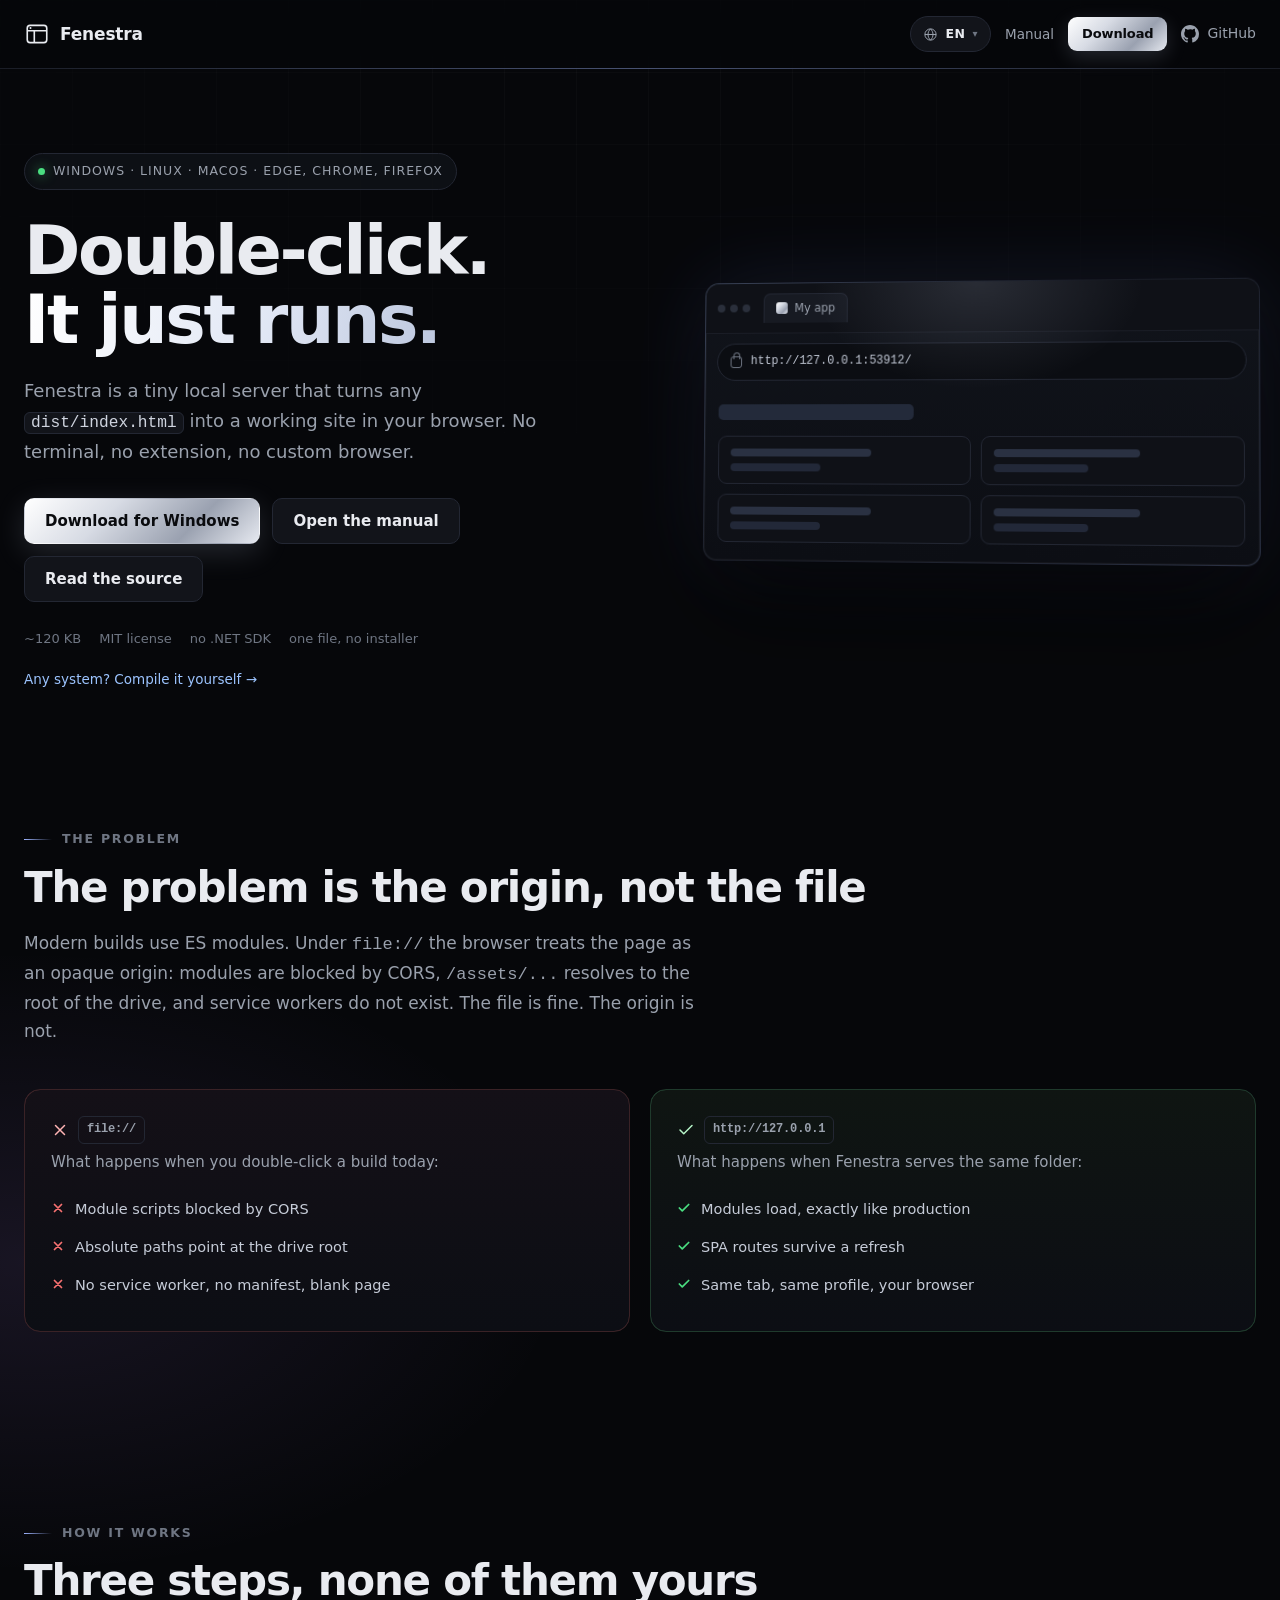
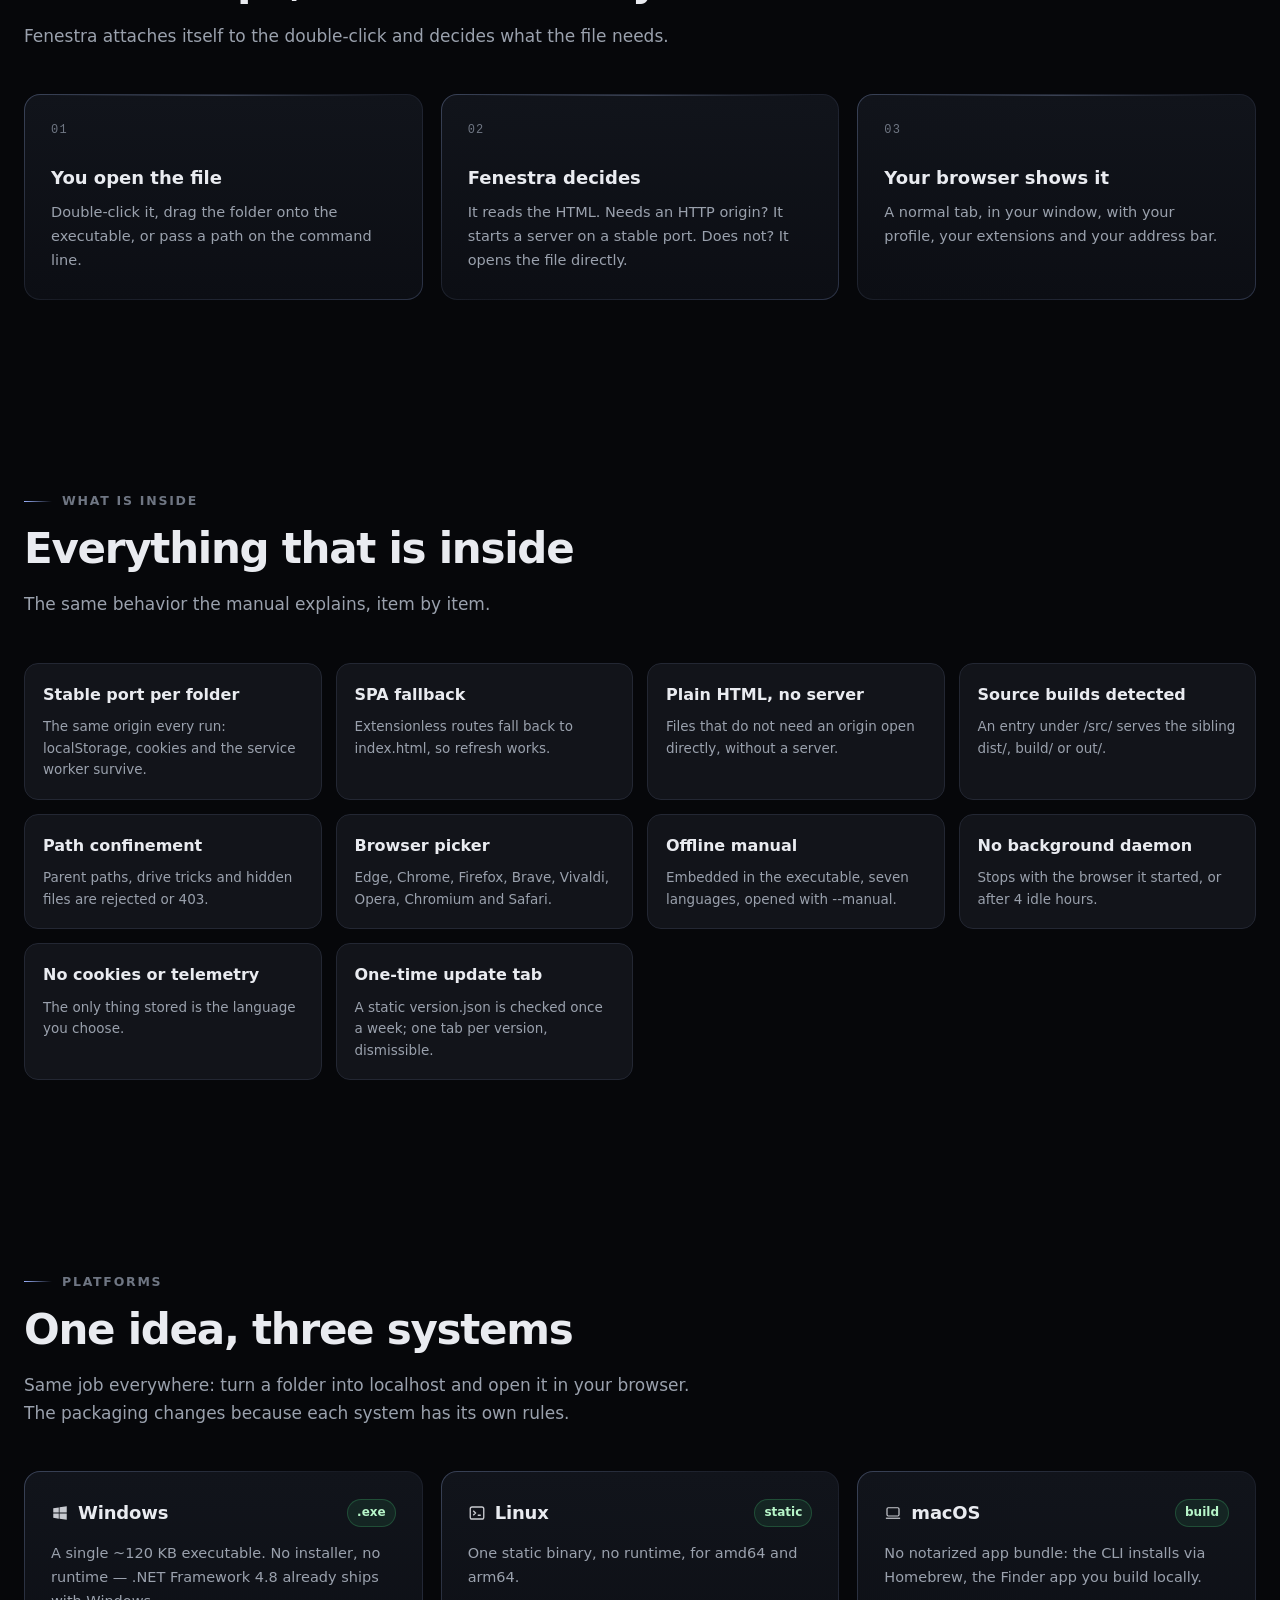
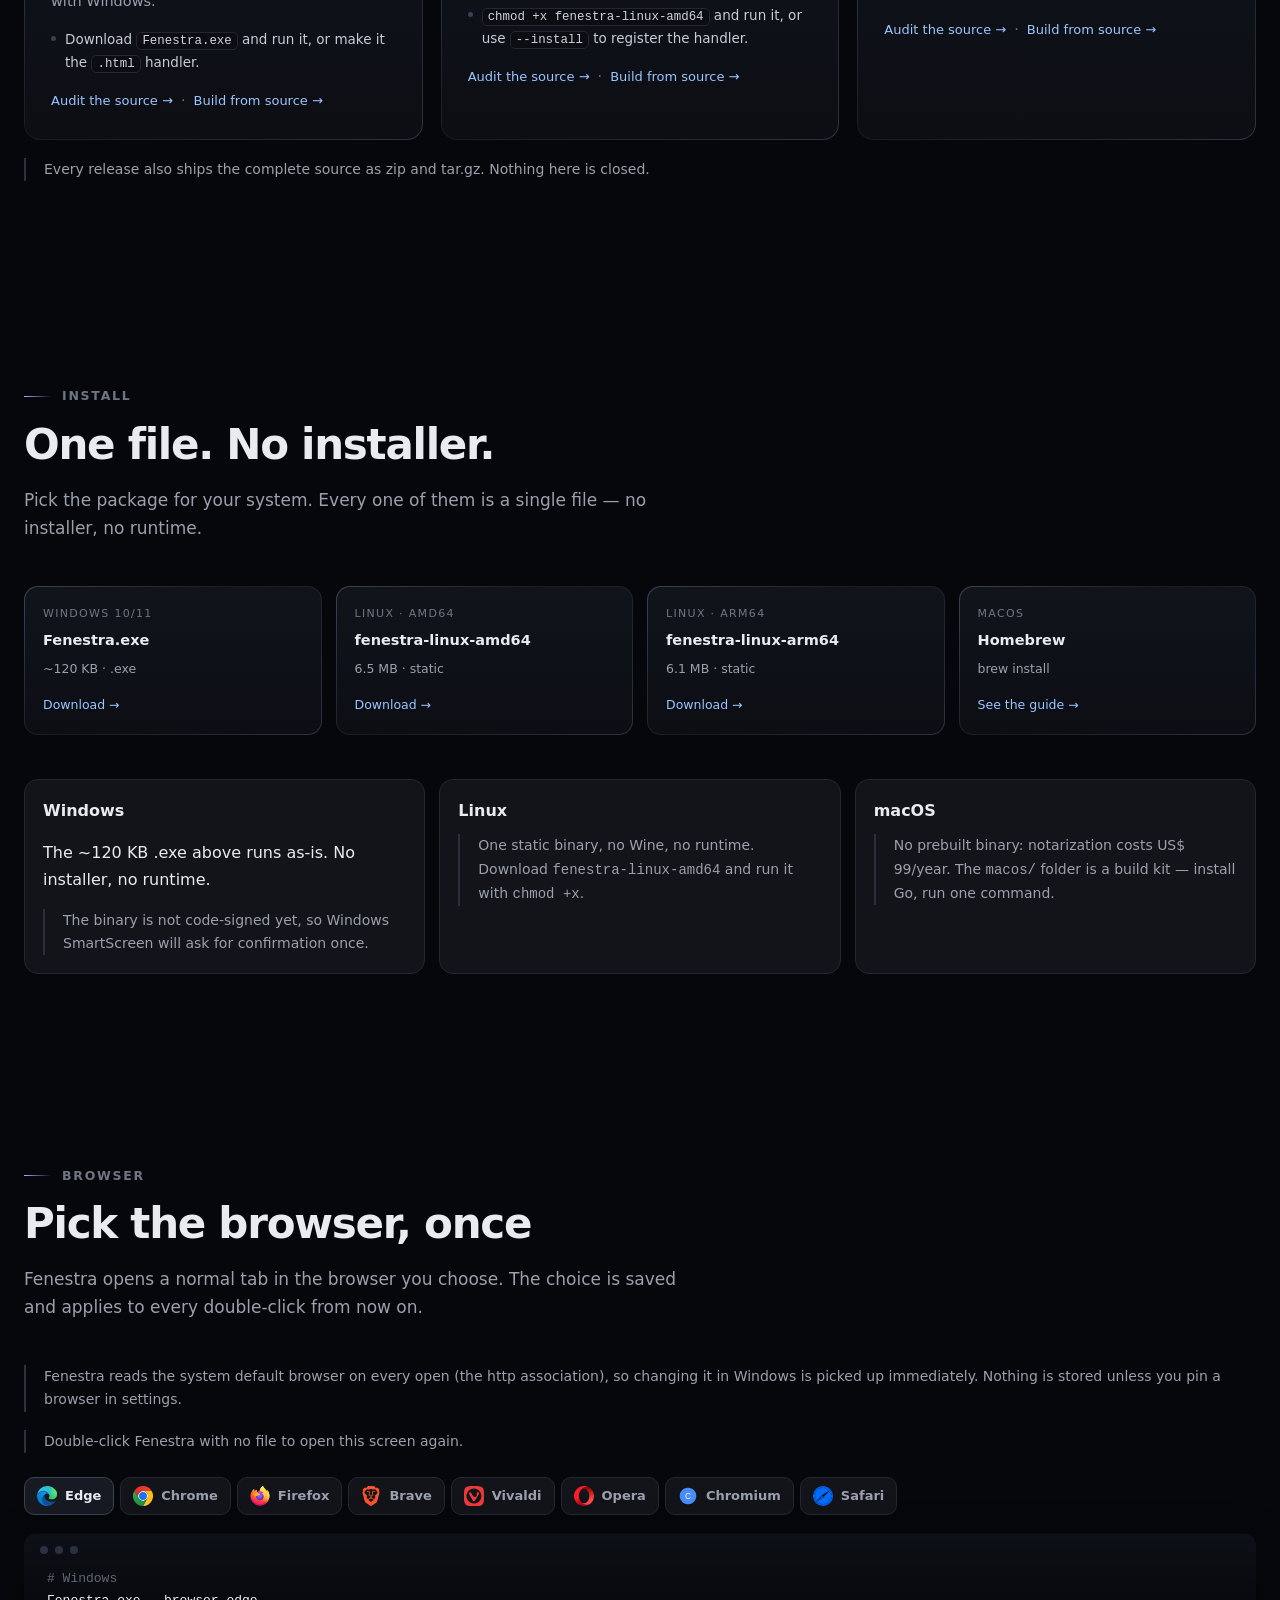
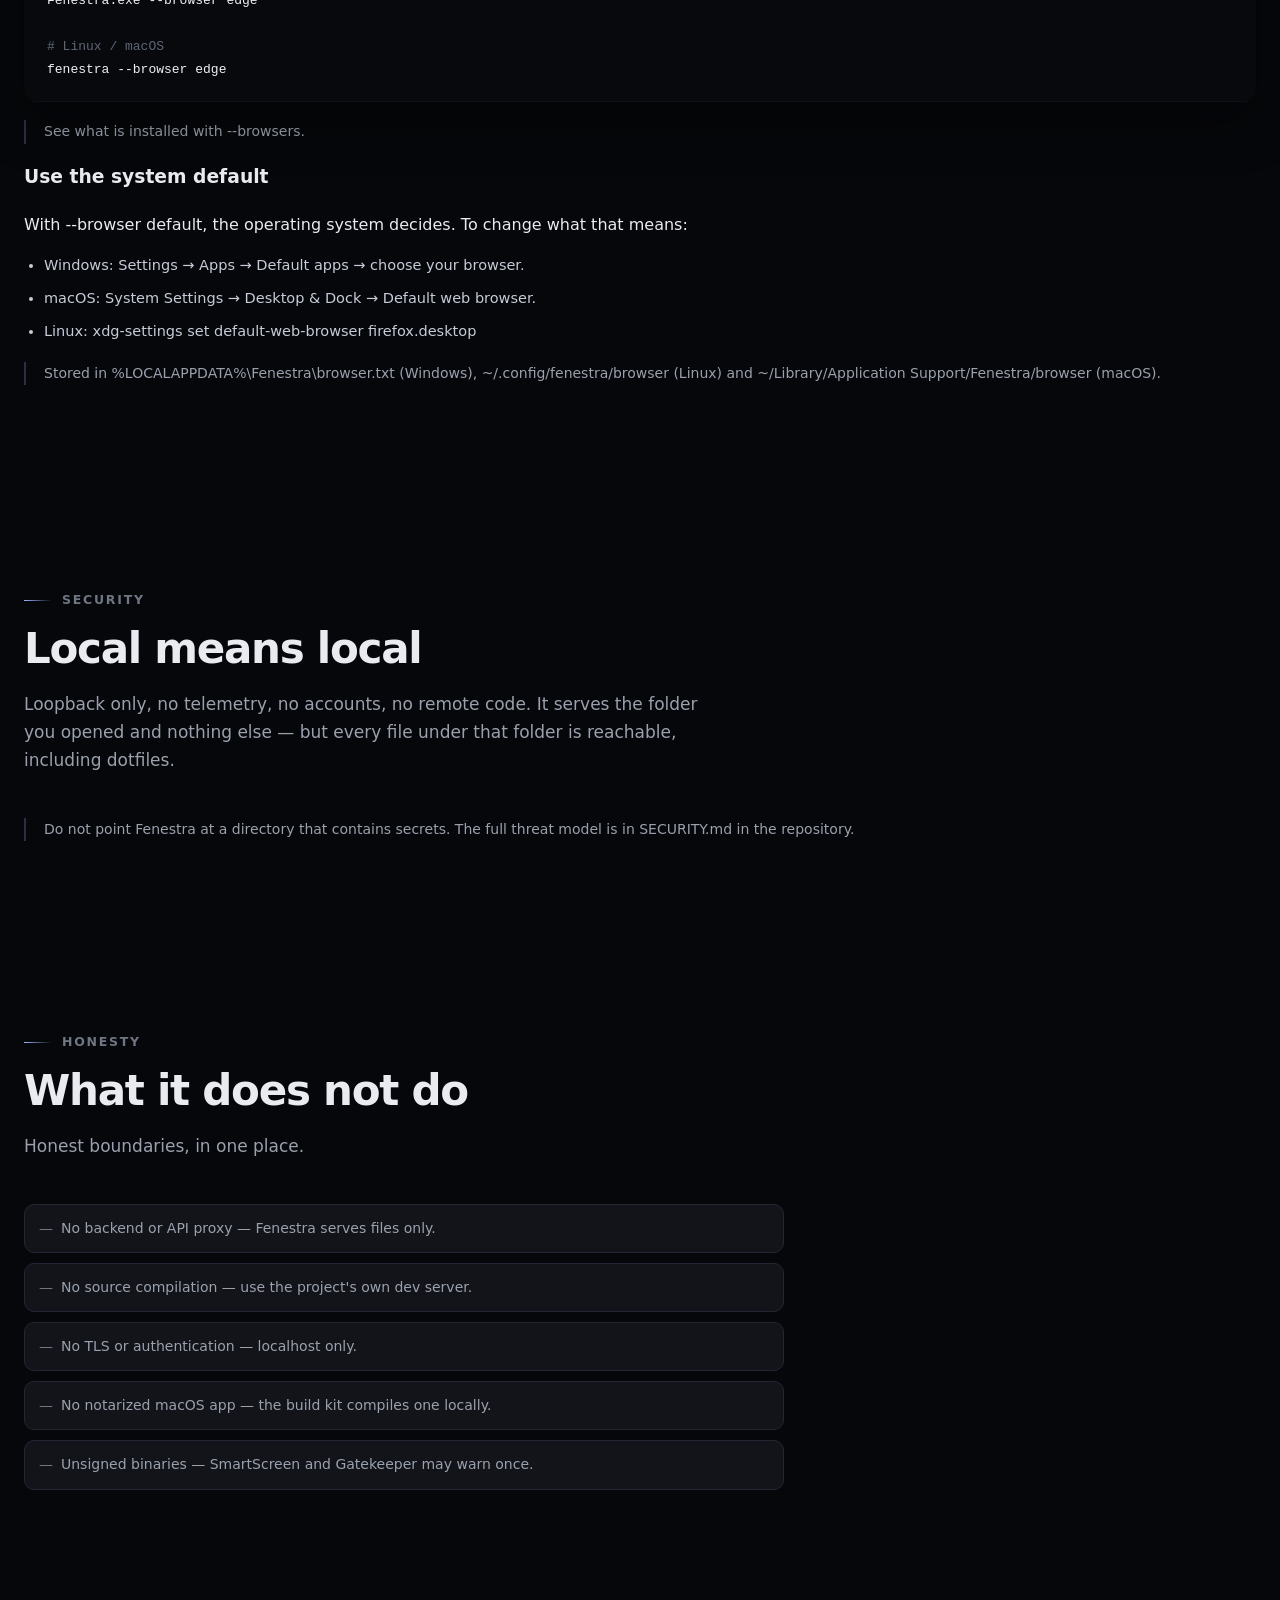
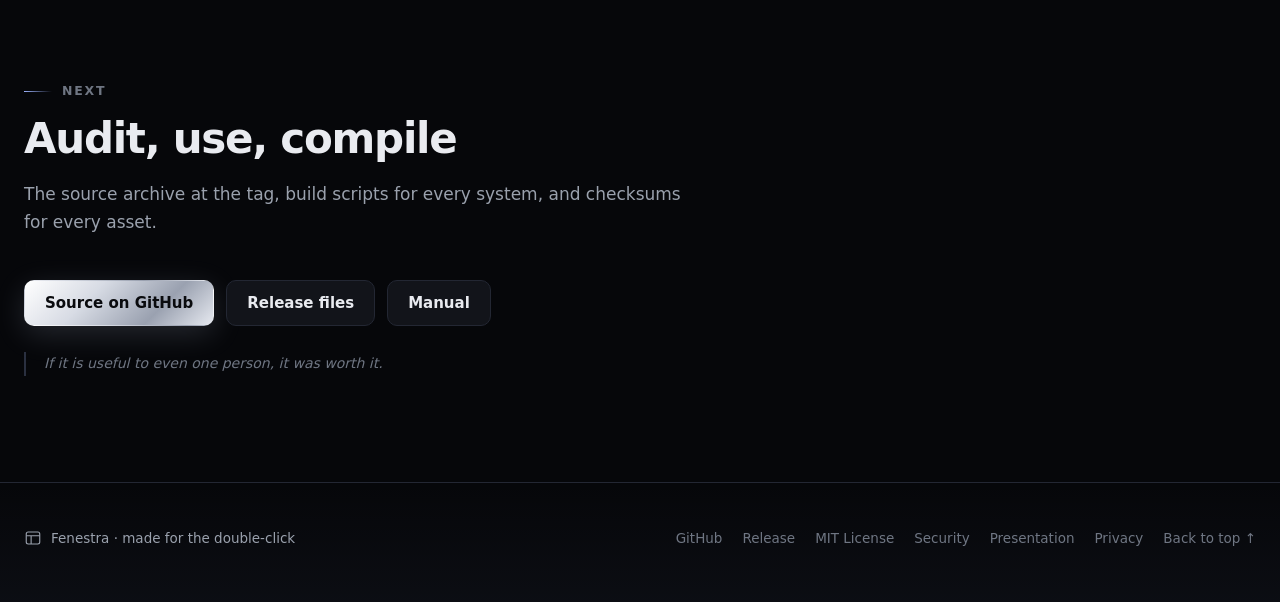
<file: docs/presentation.html>
<!doctype html>
<html lang="en" class="i18n-pending">
<head>
  <meta charset="utf-8">
  <meta name="viewport" content="width=device-width, initial-scale=1">
  <title>Fenestra — Presentation</title>
  <meta name="description" content="Fenestra in one page: double-click a local site, it opens over localhost. Windows, Linux and macOS; source and checksums public.">
  <meta name="theme-color" content="#08090c">
  <link rel="canonical" href="https://benedetleandro.github.io/fenestra/presentation.html">
  <style>html.i18n-pending body { visibility: hidden; } html { background: #08090c; }</style>
  <noscript><style>html.i18n-pending body { visibility: visible; }</style></noscript>
  <script>setTimeout(function () { document.documentElement.classList.remove("i18n-pending"); }, 3000);</script>
  <link rel="stylesheet" href="styles.css?v=1.1.0.2">
</head>
<body>

<header class="site-header">
    <div class="wrap header-inner">
      <a class="brand" href="index.html" aria-label="Fenestra">
        <svg viewBox="0 0 24 24" fill="none" stroke="currentColor" stroke-width="1.5" stroke-linejoin="round">
          <rect x="3" y="4" width="18" height="16" rx="2.6"/>
          <path d="M3 9h18M9.5 9v11"/>
          <circle cx="6" cy="6.5" r="0.9" fill="currentColor" stroke="none"/>
        </svg>
        <span>Fenestra</span>
      </a>

      <button class="page-fab" id="pageFab" type="button" aria-label="Index" data-i18n-aria="index.title">&#9776; <span data-i18n="index.title">Menu</span></button>

      <div class="header-right">
        <div class="lang-menu" id="langMenu">
          <button class="lang-btn" id="langBtn" type="button" aria-haspopup="listbox" aria-expanded="false" aria-label="Language">
            <svg class="globe" viewBox="0 0 24 24" fill="none" stroke="currentColor" stroke-width="1.6" aria-hidden="true"><circle cx="12" cy="12" r="9"/><path d="M3 12h18M12 3c2.6 2.4 4 5.7 4 9s-1.4 6.6-4 9c-2.6-2.4-4-5.7-4-9s1.4-6.6 4-9Z"/></svg>
            <span id="langCode">EN</span>
            <span class="lang-chev">&#9662;</span>
          </button>
          <div class="lang-pop" id="langPop" role="listbox" aria-label="Language">
            <button type="button" data-lang="en" role="option">English</button>
            <button type="button" data-lang="pt" role="option">Português</button>
            <button type="button" data-lang="es" role="option">Español</button>
            <button type="button" data-lang="fr" role="option">Français</button>
            <button type="button" data-lang="de" role="option">Deutsch</button>
            <button type="button" data-lang="it" role="option">Italiano</button>
            <button type="button" data-lang="nl" role="option">Nederlands</button>
          </div>
        </div>

        <a class="header-manual" href="manual.html" data-i18n="nav.manual">Manual</a>

        <a class="header-cta" href="https://github.com/benedetleandro/fenestra/releases/latest" data-i18n="nav.download">Download</a>

        <a class="gh-link" href="https://github.com/benedetleandro/fenestra" target="_blank" rel="noopener">
          <svg viewBox="0 0 16 16" aria-hidden="true">
            <path d="M8 0C3.58 0 0 3.58 0 8c0 3.54 2.29 6.53 5.47 7.59.4.07.55-.17.55-.38 0-.19-.01-.82-.01-1.49-2.01.37-2.53-.49-2.69-.94-.09-.23-.48-.94-.82-1.13-.28-.15-.68-.52-.01-.53.63-.01 1.08.58 1.23.82.72 1.21 1.87.87 2.33.66.07-.52.28-.87.51-1.07-1.78-.2-3.64-.89-3.64-3.95 0-.87.31-1.59.82-2.15-.08-.2-.36-1.02.08-2.12 0 0 .67-.21 2.2.82a7.4 7.4 0 0 1 2-.27c.68 0 1.36.09 2 .27 1.53-1.04 2.2-.82 2.2-.82.44 1.1.16 1.92.08 2.12.51.56.82 1.27.82 2.15 0 3.07-1.87 3.75-3.65 3.95.29.25.54.73.54 1.48 0 1.07-.01 1.93-.01 2.2 0 .21.15.46.55.38A8.01 8.01 0 0 0 16 8c0-4.42-3.58-8-8-8Z"/>
          </svg>
          <span>GitHub</span>
        </a>
      </div>
    </div>
  </header>

  <main id="top">
    <section class="hero">
      <div class="wrap hero-grid">
        <div>
          <div class="badge">
            <span class="dot"></span>
            <span data-i18n="hero.badge">Windows · Linux · macOS · Edge, Chrome, Firefox</span>
          </div>
          <h1 data-i18n-html="hero.title">Double-click.<br><span class="shine">It just runs.</span></h1>
          <p class="lead" data-i18n-html="hero.lead">
            Fenestra is a tiny local server that turns any <code>dist/index.html</code>
            into a working site in your browser. No terminal, no extension, no custom browser.
          </p>
          <div class="cta">
            <a class="btn btn-primary" href="https://github.com/benedetleandro/fenestra/releases/latest" data-i18n="pres.hero.download">Download for Windows</a>
            <a class="btn btn-ghost" href="manual.html" data-i18n="pres.hero.manual">Open the manual</a>
            <a class="btn btn-ghost" href="https://github.com/benedetleandro/fenestra" target="_blank" rel="noopener" data-i18n="pres.hero.source">Read the source</a>
          </div>
          <div class="hero-meta">
            <span>~120 KB</span>
            <span data-i18n="hero.meta1">MIT license</span>
            <span data-i18n="hero.meta2">no .NET SDK</span>
            <span data-i18n="hero.meta3">one file, no installer</span>
          </div>
          <p class="hero-macos"><a href="index.html#compile" data-i18n="hero.macos">Any system? Compile it yourself →</a></p>
        </div>

        <div class="browser" aria-hidden="true">
          <div class="browser-top">
            <div class="browser-dots"><i></i><i></i><i></i></div>
            <div class="browser-tab"><b></b><span data-i18n="mock.tab">My app</span></div>
          </div>
          <div class="browser-url">
            <span class="lock"></span>
            <span>http://127.0.0.1:53912/</span>
          </div>
          <div class="browser-body">
            <div class="skel-head"></div>
            <div class="skel-grid">
              <div class="skel-card"><i></i><i></i></div>
              <div class="skel-card"><i></i><i></i></div>
              <div class="skel-card"><i></i><i></i></div>
              <div class="skel-card"><i></i><i></i></div>
            </div>
          </div>
        </div>
      </div>
    </section>

    <section id="problem">
      <div class="wrap">
        <p class="kicker" data-i18n="problem.kicker">The problem</p>
        <h2 data-i18n="problem.title">The problem is the origin, not the file</h2>
        <p class="section-lead" data-i18n-html="problem.lead">
          Modern builds use ES modules. Under <code>file://</code> the browser treats the page as an
          opaque origin: modules are blocked by CORS, <code>/assets/...</code> resolves to the root
          of the drive, and service workers do not exist. The file is fine. The origin is not.
        </p>

        <div class="split">
          <div class="card bad">
            <h3>
              <svg width="18" height="18" viewBox="0 0 24 24" fill="none" stroke="currentColor" stroke-width="2" stroke-linecap="round"><path d="M6 6l12 12M18 6L6 18"/></svg>
              <span class="tag">file://</span>
            </h3>
            <p data-i18n="problem.badLead">What happens when you double-click a build today:</p>
            <ul>
              <li><svg width="14" height="14" viewBox="0 0 24 24" fill="none" stroke="#f87171" stroke-width="3" stroke-linecap="round"><path d="M6 6l12 12M18 6L6 18"/></svg><span data-i18n="problem.bad1">Module scripts blocked by CORS</span></li>
              <li><svg width="14" height="14" viewBox="0 0 24 24" fill="none" stroke="#f87171" stroke-width="3" stroke-linecap="round"><path d="M6 6l12 12M18 6L6 18"/></svg><span data-i18n="problem.bad2">Absolute paths point at the drive root</span></li>
              <li><svg width="14" height="14" viewBox="0 0 24 24" fill="none" stroke="#f87171" stroke-width="3" stroke-linecap="round"><path d="M6 6l12 12M18 6L6 18"/></svg><span data-i18n="problem.bad3">No service worker, no manifest, blank page</span></li>
            </ul>
          </div>

          <div class="card good">
            <h3>
              <svg width="18" height="18" viewBox="0 0 24 24" fill="none" stroke="currentColor" stroke-width="2" stroke-linecap="round" stroke-linejoin="round"><path d="M20 6 9 17l-5-5"/></svg>
              <span class="tag">http://127.0.0.1</span>
            </h3>
            <p data-i18n="problem.goodLead">What happens when Fenestra serves the same folder:</p>
            <ul>
              <li><svg width="14" height="14" viewBox="0 0 24 24" fill="none" stroke="#4ade80" stroke-width="3" stroke-linecap="round" stroke-linejoin="round"><path d="M20 6 9 17l-5-5"/></svg><span data-i18n="problem.good1">Modules load, exactly like production</span></li>
              <li><svg width="14" height="14" viewBox="0 0 24 24" fill="none" stroke="#4ade80" stroke-width="3" stroke-linecap="round" stroke-linejoin="round"><path d="M20 6 9 17l-5-5"/></svg><span data-i18n="problem.good2">SPA routes survive a refresh</span></li>
              <li><svg width="14" height="14" viewBox="0 0 24 24" fill="none" stroke="#4ade80" stroke-width="3" stroke-linecap="round" stroke-linejoin="round"><path d="M20 6 9 17l-5-5"/></svg><span data-i18n="problem.good3">Same tab, same profile, your browser</span></li>
            </ul>
          </div>
        </div>
      </div>
    </section>

    <section id="how">
      <div class="wrap">
        <p class="kicker" data-i18n="how.kicker">How it works</p>
        <h2 data-i18n="how.title">Three steps, none of them yours</h2>
        <p class="section-lead" data-i18n="how.lead">
          Fenestra attaches itself to the double-click and decides what the file needs.
        </p>

        <div class="steps">
          <div class="step reveal">
            <span class="num">01</span>
            <h3 data-i18n="how.s1t">You open the file</h3>
            <p data-i18n="how.s1d">Double-click it, drag the folder onto the executable, or pass a path on the command line.</p>
          </div>
          <div class="step reveal">
            <span class="num">02</span>
            <h3 data-i18n="how.s2t">Fenestra decides</h3>
            <p data-i18n="how.s2d">It reads the HTML. Needs an HTTP origin? It starts a server on a stable port. Does not? It opens the file directly.</p>
          </div>
          <div class="step reveal">
            <span class="num">03</span>
            <h3 data-i18n="how.s3t">Your browser shows it</h3>
            <p data-i18n="how.s3d">A normal tab, in your window, with your profile, your extensions and your address bar.</p>
          </div>
        </div>
      </div>
    </section>

    <section id="features">
      <div class="wrap">
        <p class="kicker" data-i18n="pres.features.k">What is inside</p>
        <h2 data-i18n="pres.features.title">Everything that is inside</h2>
        <p class="section-lead" data-i18n="pres.features.lead">The same behavior the manual explains, item by item.</p>
        <div class="pres-grid">
        <div class="pres-card"><h3 data-i18n="pres.f1t">Stable port per folder</h3><p data-i18n="pres.f1d">The same origin every run: localStorage, cookies and the service worker survive.</p></div>
        <div class="pres-card"><h3 data-i18n="pres.f2t">SPA fallback</h3><p data-i18n="pres.f2d">Extensionless routes fall back to index.html, so refresh works.</p></div>
        <div class="pres-card"><h3 data-i18n="pres.f3t">Plain HTML, no server</h3><p data-i18n="pres.f3d">Files that do not need an origin open directly, without a server.</p></div>
        <div class="pres-card"><h3 data-i18n="pres.f4t">Source builds detected</h3><p data-i18n="pres.f4d">An entry under /src/ serves the sibling dist/, build/ or out/.</p></div>
        <div class="pres-card"><h3 data-i18n="pres.f5t">Path confinement</h3><p data-i18n="pres.f5d">Parent paths, drive tricks and hidden files are rejected or 403.</p></div>
        <div class="pres-card"><h3 data-i18n="pres.f6t">Browser picker</h3><p data-i18n="pres.f6d">Edge, Chrome, Firefox, Brave, Vivaldi, Opera, Chromium and Safari.</p></div>
        <div class="pres-card"><h3 data-i18n="pres.f7t">Offline manual</h3><p data-i18n="pres.f7d">Embedded in the executable, seven languages, opened with --manual.</p></div>
        <div class="pres-card"><h3 data-i18n="pres.f8t">No background daemon</h3><p data-i18n="pres.f8d">Stops with the browser it started, or after 4 idle hours.</p></div>
        <div class="pres-card"><h3 data-i18n="pres.f9t">No cookies or telemetry</h3><p data-i18n="pres.f9d">The only thing stored is the language you choose.</p></div>
        <div class="pres-card"><h3 data-i18n="pres.f10t">One-time update tab</h3><p data-i18n="pres.f10d">A static version.json is checked once a week; one tab per version, dismissible.</p></div>
        </div>
      </div>
    </section>

    <section id="platforms">
      <div class="wrap">
        <p class="kicker" data-i18n="plat.kicker">Platforms</p>
        <h2 data-i18n="plat.title">One idea, three systems</h2>
        <p class="section-lead" data-i18n="plat.lead">
          Same job everywhere: turn a folder into localhost and open it in your browser.
          The packaging changes because each system has its own rules.
        </p>

        <div class="platforms">
          <article class="platform">
            <header>
              <span class="os"><svg viewBox="0 0 24 24" fill="currentColor" aria-hidden="true"><path d="M3 5.6 10.4 4.5v6.9H3zM11.4 4.3 21 3v8.4h-9.6zM3 12.6h7.4v6.9L3 18.4zM11.4 12.6H21V21l-9.6-1.3z"/></svg>Windows</span>
              <span class="pill yes" data-i18n="plat.win.tag">.exe</span>
            </header>
            <p data-i18n="plat.win.desc">A single ~120 KB executable. No installer, no runtime — .NET Framework 4.8 already ships with Windows.</p>
            <ul>
              <li data-i18n-html="plat.win.run">Download <code>Fenestra.exe</code> and run it, or make it the <code>.html</code> handler.</li>
            </ul>
            <p class="card-links"><a class="src" href="https://github.com/benedetleandro/fenestra/blob/main/src/Fenestra.cs" target="_blank" rel="noopener" data-i18n="plat.audit">Audit the source →</a><span class="sep">·</span><a class="src" href="index.html#compile" data-i18n="compile.link">Build from source →</a></p>
          </article>

          <article class="platform">
            <header>
              <span class="os"><svg viewBox="0 0 24 24" fill="none" stroke="currentColor" stroke-width="1.8" aria-hidden="true"><rect x="3" y="4" width="18" height="16" rx="2.5"/><path d="m7 9 3 3-3 3M13 15h4"/></svg>Linux</span>
              <span class="pill yes" data-i18n="plat.linux.tag">static</span>
            </header>
            <p data-i18n="plat.linux.desc">One static binary, no runtime, for amd64 and arm64.</p>
            <ul>
              <li data-i18n-html="plat.linux.run"><code>chmod +x fenestra-linux-amd64</code> and run it, or use <code>--install</code> to register the handler.</li>
            </ul>
            <p class="card-links"><a class="src" href="https://github.com/benedetleandro/fenestra/blob/main/linux/main.go" target="_blank" rel="noopener" data-i18n="plat.audit">Audit the source →</a><span class="sep">·</span><a class="src" href="index.html#compile" data-i18n="compile.link">Build from source →</a></p>
          </article>

          <article class="platform">
            <header>
              <span class="os"><svg viewBox="0 0 24 24" fill="none" stroke="currentColor" stroke-width="1.6" aria-hidden="true"><rect x="4" y="5" width="16" height="11" rx="1.6"/><path d="M2.5 19h19"/></svg>macOS</span>
              <span class="pill yes" data-i18n="plat.macos.tag">build</span>
            </header>
            <p data-i18n="plat.macos.desc">No notarized app bundle: the CLI installs via Homebrew, the Finder app you build locally.</p>
            <ul>
            </ul>
            <p class="card-links"><a class="src" href="https://github.com/benedetleandro/fenestra/blob/main/linux/main.go" target="_blank" rel="noopener" data-i18n="plat.audit">Audit the source →</a><span class="sep">·</span><a class="src" href="index.html#compile" data-i18n="compile.link">Build from source →</a></p>
          </article>
        </div>

        <p class="side-note" data-i18n="plat.note">
          Every release also ships the complete source as zip and tar.gz. Nothing here is closed.
        </p>
      </div>
    </section>

    <section id="install">
      <div class="wrap">
        <p class="kicker" data-i18n="install.kicker">Install</p>
        <h2 data-i18n="install.title">One file. No installer.</h2>
        <p class="section-lead" data-i18n="install.lead">
          Pick the package for your system. Every one of them is a single file — no installer, no runtime.
        </p>
        <div class="dl-grid">
          <a class="dl-card" href="https://github.com/benedetleandro/fenestra/releases/latest/download/Fenestra.exe">
            <span class="dl-os">Windows 10/11</span>
            <strong>Fenestra.exe</strong>
            <span class="dl-meta">~120 KB · .exe</span>
            <span class="dl-go" data-i18n="dl.download">Download →</span>
          </a>
          <a class="dl-card" href="https://github.com/benedetleandro/fenestra/releases/latest/download/fenestra-linux-amd64">
            <span class="dl-os">Linux · amd64</span>
            <strong>fenestra-linux-amd64</strong>
            <span class="dl-meta">6.5 MB · static</span>
            <span class="dl-go" data-i18n="dl.download">Download →</span>
          </a>
          <a class="dl-card" href="https://github.com/benedetleandro/fenestra/releases/latest/download/fenestra-linux-arm64">
            <span class="dl-os">Linux · arm64</span>
            <strong>fenestra-linux-arm64</strong>
            <span class="dl-meta">6.1 MB · static</span>
            <span class="dl-go" data-i18n="dl.download">Download →</span>
          </a>
          <a class="dl-card" href="index.html#compile">
            <span class="dl-os">macOS</span>
            <strong>Homebrew</strong>
            <span class="dl-meta">brew install</span>
            <span class="dl-go" data-i18n="dl.guide">See the guide →</span>
          </a>
        </div>
        <div class="os-notes">
          <div class="os-note">
            <h3 data-i18n="install.dl">Windows</h3>
            <p class="muted" data-i18n="install.dlText">The ~120 KB .exe above runs as-is. No installer, no runtime.</p>
            <div class="side-note" data-i18n="install.signNote">The binary is not code-signed yet, so Windows SmartScreen will ask for confirmation once.</div>
          </div>
          <div class="os-note">
            <h3>Linux</h3>
            <p class="side-note" data-i18n-html="install.linux">One static binary, no Wine, no runtime. Download <code>fenestra-linux-amd64</code> and run it with <code>chmod +x</code>.</p>
          </div>
          <div class="os-note">
            <h3>macOS</h3>
            <p class="side-note" data-i18n-html="install.macos">No prebuilt binary: notarization costs US$ 99/year. The <code>macos/</code> folder is a build kit — install Go, run one command.</p>
          </div>
        </div>
      </div>
    </section>

    <section id="browser">
      <div class="wrap">
        <p class="kicker" data-i18n="browser.kicker">Browser</p>
        <h2 data-i18n="browser.title">Pick the browser, once</h2>
        <p class="section-lead" data-i18n="browser.lead">
          Fenestra opens a normal tab in the browser you choose. The choice is saved and applies
          to every double-click from now on.
        </p>
        <p class="side-note" data-i18n="browser.first">Fenestra reads the system default browser on every open (the http association), so changing it in Windows is picked up immediately. Nothing is stored unless you pin a browser in settings.</p>
        <p class="side-note" data-i18n="browser.settings">Double-click Fenestra with no file to open this screen again.</p>

        <div class="browser-tabs" role="tablist">
          <button class="btab" type="button" data-browser="edge"><img src="logos/edge.svg" alt="" width="20" height="20">Edge</button>
          <button class="btab" type="button" data-browser="chrome"><img src="logos/chrome.svg" alt="" width="20" height="20">Chrome</button>
          <button class="btab" type="button" data-browser="firefox"><img src="logos/firefox.svg" alt="" width="20" height="20">Firefox</button>
          <button class="btab" type="button" data-browser="brave"><img src="logos/brave.svg" alt="" width="20" height="20">Brave</button>
          <button class="btab" type="button" data-browser="vivaldi"><img src="logos/vivaldi.svg" alt="" width="20" height="20">Vivaldi</button>
          <button class="btab" type="button" data-browser="opera"><img src="logos/opera.svg" alt="" width="20" height="20">Opera</button>
          <button class="btab" type="button" data-browser="chromium"><img src="logos/chromium.svg" alt="" width="20" height="20">Chromium</button>
          <button class="btab" type="button" data-browser="safari"><img src="logos/safari.svg" alt="" width="20" height="20">Safari</button>
        </div>

        <div class="browser-panels">
          <div class="bpanel" data-browser-panel="edge">
            <div class="code-block">
              <button class="copy" type="button" data-i18n="code.copy">Copy</button>
              <pre><span class="cmt"># Windows</span>
<span class="cmd">Fenestra.exe --browser edge</span>

<span class="cmt"># Linux / macOS</span>
<span class="cmd">fenestra --browser edge</span></pre>
            </div>
            <p class="side-note" data-i18n="browser.list">See what is installed with --browsers.</p>
          </div>
          <div class="bpanel" data-browser-panel="chrome">
            <div class="code-block">
              <button class="copy" type="button" data-i18n="code.copy">Copy</button>
              <pre><span class="cmt"># Windows</span>
<span class="cmd">Fenestra.exe --browser chrome</span>

<span class="cmt"># Linux / macOS</span>
<span class="cmd">fenestra --browser chrome</span></pre>
            </div>
            <p class="side-note" data-i18n="browser.list">See what is installed with --browsers.</p>
          </div>
          <div class="bpanel" data-browser-panel="firefox">
            <div class="code-block">
              <button class="copy" type="button" data-i18n="code.copy">Copy</button>
              <pre><span class="cmt"># Windows</span>
<span class="cmd">Fenestra.exe --browser firefox</span>

<span class="cmt"># Linux / macOS</span>
<span class="cmd">fenestra --browser firefox</span></pre>
            </div>
            <p class="side-note" data-i18n="browser.list">See what is installed with --browsers.</p>
          </div>
          <div class="bpanel" data-browser-panel="brave">
            <div class="code-block">
              <button class="copy" type="button" data-i18n="code.copy">Copy</button>
              <pre><span class="cmt"># Windows</span>
<span class="cmd">Fenestra.exe --browser brave</span>

<span class="cmt"># Linux / macOS</span>
<span class="cmd">fenestra --browser brave</span></pre>
            </div>
            <p class="side-note" data-i18n="browser.list">See what is installed with --browsers.</p>
          </div>
          <div class="bpanel" data-browser-panel="vivaldi">
            <div class="code-block">
              <button class="copy" type="button" data-i18n="code.copy">Copy</button>
              <pre><span class="cmt"># Windows</span>
<span class="cmd">Fenestra.exe --browser vivaldi</span>

<span class="cmt"># Linux / macOS</span>
<span class="cmd">fenestra --browser vivaldi</span></pre>
            </div>
            <p class="side-note" data-i18n="browser.list">See what is installed with --browsers.</p>
          </div>
          <div class="bpanel" data-browser-panel="opera">
            <div class="code-block">
              <button class="copy" type="button" data-i18n="code.copy">Copy</button>
              <pre><span class="cmt"># Windows</span>
<span class="cmd">Fenestra.exe --browser opera</span>

<span class="cmt"># Linux / macOS</span>
<span class="cmd">fenestra --browser opera</span></pre>
            </div>
            <p class="side-note" data-i18n="browser.list">See what is installed with --browsers.</p>
          </div>
          <div class="bpanel" data-browser-panel="chromium">
            <div class="code-block">
              <button class="copy" type="button" data-i18n="code.copy">Copy</button>
              <pre><span class="cmt"># Windows</span>
<span class="cmd">Fenestra.exe --browser chromium</span>

<span class="cmt"># Linux / macOS</span>
<span class="cmd">fenestra --browser chromium</span></pre>
            </div>
            <p class="side-note" data-i18n="browser.list">See what is installed with --browsers.</p>
          </div>
          <div class="bpanel" data-browser-panel="safari">
            <div class="code-block">
              <button class="copy" type="button" data-i18n="code.copy">Copy</button>
              <pre><span class="cmt"># macOS only</span>
<span class="cmd">fenestra --browser safari</span></pre>
            </div>
            <p class="side-note" data-i18n="browser.safariNote">Safari is available on macOS only.</p>
          </div>
        </div>

        <h3 data-i18n="browser.system">Use the system default</h3>
        <p class="muted" data-i18n="browser.systemText">
          With --browser default, the operating system decides. To change what that means:
        </p>
        <ul class="def-list">
          <li data-i18n="browser.win">Windows: Settings → Apps → Default apps → choose your browser.</li>
          <li data-i18n="browser.mac">macOS: System Settings → Desktop &amp; Dock → Default web browser.</li>
          <li data-i18n="browser.linux">Linux: xdg-settings set default-web-browser firefox.desktop</li>
        </ul>

        <p class="side-note" data-i18n="browser.store">
          Stored in %LOCALAPPDATA%\Fenestra\browser.txt (Windows), ~/.config/fenestra/browser
          (Linux) and ~/Library/Application Support/Fenestra/browser (macOS).
        </p>
      </div>
    </section>

<section id="security">
      <div class="wrap">
        <p class="kicker" data-i18n="sec.kicker">Security</p>
        <h2 data-i18n="sec.title">Local means local</h2>
        <p class="section-lead" data-i18n="sec.lead">
          Loopback only, no telemetry, no accounts, no remote code. It serves the folder you opened
          and nothing else — but every file under that folder is reachable, including dotfiles.
        </p>
        <div class="side-note" data-i18n="sec.note">
          Do not point Fenestra at a directory that contains secrets. The full threat model is in
          SECURITY.md in the repository.
        </div>
      </div>
    </section>

    <section id="limits">
      <div class="wrap">
        <p class="kicker" data-i18n="pres.limits.k">Honesty</p>
        <h2 data-i18n="pres.limits.title">What it does not do</h2>
        <p class="section-lead" data-i18n="pres.limits.lead">Honest boundaries, in one place.</p>
        <ul class="pres-limits">
          <li data-i18n="pres.l1">No backend or API proxy — Fenestra serves files only.</li>
          <li data-i18n="pres.l2">No source compilation — use the project's own dev server.</li>
          <li data-i18n="pres.l3">No TLS or authentication — localhost only.</li>
          <li data-i18n="pres.l4">No notarized macOS app — the build kit compiles one locally.</li>
          <li data-i18n="pres.l5">Unsigned binaries — SmartScreen and Gatekeeper may warn once.</li>
        </ul>
      </div>
    </section>

    <section id="cta">
      <div class="wrap">
        <p class="kicker" data-i18n="pres.cta.k">Next</p>
        <h2 data-i18n="pres.cta.title">Audit, use, compile</h2>
        <p class="section-lead" data-i18n="pres.cta.text">The source archive at the tag, build scripts for every system, and checksums for every asset.</p>
        <div class="cta">
          <a class="btn btn-primary" href="https://github.com/benedetleandro/fenestra" target="_blank" rel="noopener" data-i18n="pres.cta.source">Source on GitHub</a>
          <a class="btn btn-ghost" href="https://github.com/benedetleandro/fenestra/releases/latest" data-i18n="pres.cta.release">Release files</a>
          <a class="btn btn-ghost" href="manual.html" data-i18n="pres.cta.manual">Manual</a>
        </div>
        <p class="side-note pres-closing" data-i18n="pres.closing">If it is useful to even one person, it was worth it.</p>
      </div>
    </section>
  </main>

<footer>
    <div class="wrap footer-inner">
      <div class="footer-brand">
        <svg viewBox="0 0 24 24" fill="none" stroke="currentColor" stroke-width="1.5" stroke-linejoin="round">
          <rect x="3" y="4" width="18" height="16" rx="2.6"/>
          <path d="M3 9h18M9.5 9v11"/>
        </svg>
        <span data-i18n="footer.tag">Fenestra · made for the double-click</span>
      </div>
      <div class="footer-links">
        <a href="https://github.com/benedetleandro/fenestra" target="_blank" rel="noopener">GitHub</a>
        <a href="https://github.com/benedetleandro/fenestra/releases/latest" target="_blank" rel="noopener" data-i18n="footer.release">Release</a>
        <a href="https://github.com/benedetleandro/fenestra/blob/main/LICENSE" target="_blank" rel="noopener" data-i18n="footer.license">MIT License</a>
        <a href="https://github.com/benedetleandro/fenestra/blob/main/SECURITY.md" target="_blank" rel="noopener" data-i18n="footer.security">Security</a>
        <a href="presentation.html" data-i18n="pres.foot.link">Presentation</a>
        <a href="privacy.html" data-i18n="privacy.link">Privacy</a>
        <a href="index.html#top" data-i18n="footer.top">Back to top ↑</a>
      </div>
    </div>
  </footer>

  <script src="locales.js?v=1.1.0.2"></script>
  <script src="app.js?v=1.1.0.2"></script>
</body>
</html>
</file>
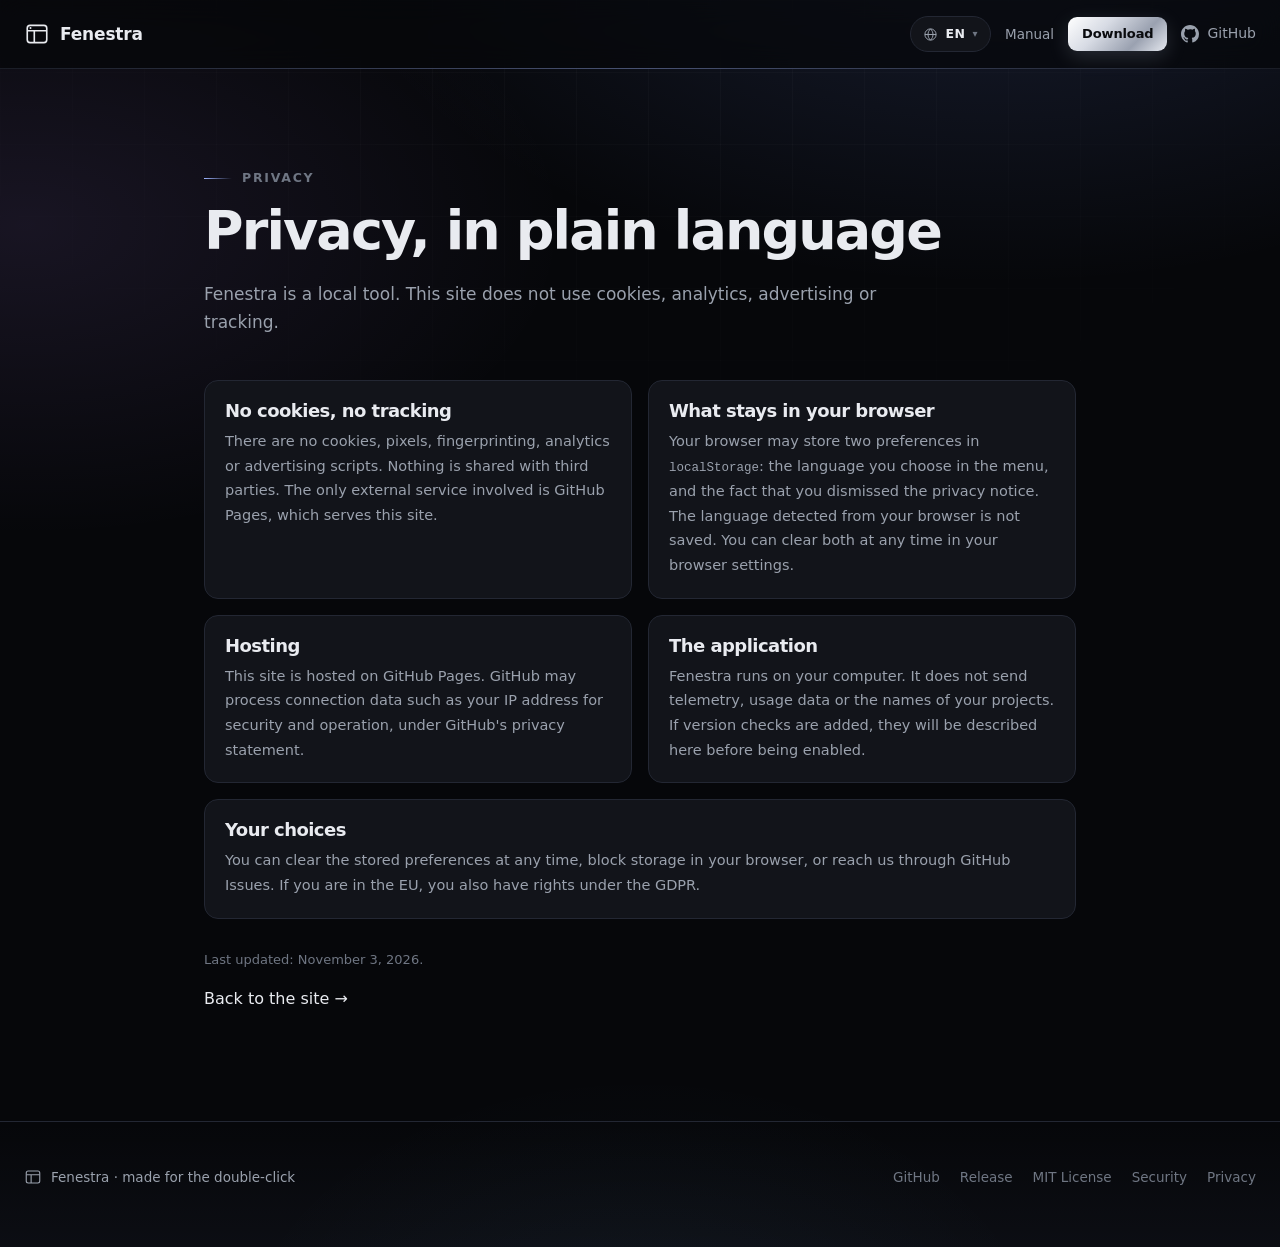
<file: docs/privacy.html>
<!doctype html>
<html lang="en" class="i18n-pending">
<head>
  <meta charset="utf-8">
  <meta name="viewport" content="width=device-width, initial-scale=1">
  <title>Fenestra — Privacy</title>
  <meta name="description" content="Fenestra privacy: no cookies, no analytics, no advertising and no tracking. Only your chosen language and privacy acknowledgment are stored locally.">
  <meta name="theme-color" content="#08090c">
  <link rel="canonical" href="https://benedetleandro.github.io/fenestra/privacy.html">
  <link rel="icon" type="image/svg+xml" href="[data-uri]">
  <style>html.i18n-pending body { visibility: hidden; } html { background: #08090c; }</style>
  <noscript><style>html.i18n-pending body { visibility: visible; }</style></noscript>
  <script>setTimeout(function () { document.documentElement.classList.remove("i18n-pending"); }, 3000);</script>
  <link rel="stylesheet" href="styles.css?v=1.1.0.2">
</head>
<body>

  <header class="site-header">
    <div class="wrap header-inner">
      <a class="brand" href="index.html" aria-label="Fenestra">
        <svg viewBox="0 0 24 24" fill="none" stroke="currentColor" stroke-width="1.5" stroke-linejoin="round">
          <rect x="3" y="4" width="18" height="16" rx="2.6"/>
          <path d="M3 9h18M9.5 9v11"/>
          <circle cx="6" cy="6.5" r="0.9" fill="currentColor" stroke="none"/>
        </svg>
        <span>Fenestra</span>
      </a>

      <div class="header-right">
        <div class="lang-menu" id="langMenu">
          <button class="lang-btn" id="langBtn" type="button" aria-haspopup="listbox" aria-expanded="false" aria-label="Language">
            <svg class="globe" viewBox="0 0 24 24" fill="none" stroke="currentColor" stroke-width="1.6" aria-hidden="true"><circle cx="12" cy="12" r="9"/><path d="M3 12h18M12 3c2.6 2.4 4 5.7 4 9s-1.4 6.6-4 9c-2.6-2.4-4-5.7-4-9s1.4-6.6 4-9Z"/></svg>
            <span id="langCode">EN</span>
            <span class="lang-chev">&#9662;</span>
          </button>
          <div class="lang-pop" id="langPop" role="listbox" aria-label="Language">
            <button type="button" data-lang="en" role="option">English</button>
            <button type="button" data-lang="pt" role="option">Português</button>
            <button type="button" data-lang="es" role="option">Español</button>
            <button type="button" data-lang="fr" role="option">Français</button>
            <button type="button" data-lang="de" role="option">Deutsch</button>
            <button type="button" data-lang="it" role="option">Italiano</button>
            <button type="button" data-lang="nl" role="option">Nederlands</button>
          </div>
        </div>

        <a class="header-manual" href="manual.html" data-i18n="nav.manual">Manual</a>

        <a class="header-cta" href="index.html#install" data-i18n="nav.download">Download</a>

        <a class="gh-link" href="https://github.com/benedetleandro/fenestra" target="_blank" rel="noopener">
          <svg viewBox="0 0 16 16" aria-hidden="true">
            <path d="M8 0C3.58 0 0 3.58 0 8c0 3.54 2.29 6.53 5.47 7.59.4.07.55-.17.55-.38 0-.19-.01-.82-.01-1.49-2.01.37-2.53-.49-2.69-.94-.09-.23-.48-.94-.82-1.13-.28-.15-.68-.52-.01-.53.63-.01 1.08.58 1.23.82.72 1.21 1.87.87 2.33.66.07-.52.28-.87.51-1.07-1.78-.2-3.64-.89-3.64-3.95 0-.87.31-1.59.82-2.15-.08-.2-.36-1.02.08-2.12 0 0 .67-.21 2.2.82a7.4 7.4 0 0 1 2-.27c.68 0 1.36.09 2 .27 1.53-1.04 2.2-.82 2.2-.82.44 1.1.16 1.92.08 2.12.51.56.82 1.27.82 2.15 0 3.07-1.87 3.75-3.65 3.95.29.25.54.73.54 1.48 0 1.07-.01 1.93-.01 2.2 0 .21.15.46.55.38A8.01 8.01 0 0 0 16 8c0-4.42-3.58-8-8-8Z"/>
          </svg>
          <span>GitHub</span>
        </a>
      </div>
    </div>
  </header>

  <main id="top">
    <section class="privacy">
      <div class="wrap privacy-wrap">
        <p class="kicker" data-i18n="privacy.kicker">Privacy</p>
        <h1 data-i18n="privacy.title">Privacy, in plain language</h1>
        <p class="section-lead" data-i18n="privacy.lead">Fenestra is a local tool. This site does not use cookies, analytics, advertising or tracking.</p>

        <div class="privacy-grid">
          <article>
            <h2 data-i18n="privacy.s1t">No cookies, no tracking</h2>
            <p data-i18n="privacy.s1d">There are no cookies, pixels, fingerprinting, analytics or advertising scripts. Nothing is shared with third parties. The only external service involved is GitHub Pages, which serves this site.</p>
          </article>
          <article>
            <h2 data-i18n="privacy.s2t">What stays in your browser</h2>
            <p data-i18n-html="privacy.s2d">Your browser may store two preferences in <code>localStorage</code>: the language you choose in the menu, and the fact that you dismissed the privacy notice. The language detected from your browser is not saved. You can clear both at any time in your browser settings.</p>
          </article>
          <article>
            <h2 data-i18n="privacy.s3t">Hosting</h2>
            <p data-i18n-html="privacy.s3d">This site is hosted on GitHub Pages. GitHub may process connection data such as your IP address for security and operation, under <a href="https://docs.github.com/en/site-policy/privacy-policies/github-general-privacy-statement" target="_blank" rel="noopener">GitHub's privacy statement</a>.</p>
          </article>
          <article>
            <h2 data-i18n="privacy.s4t">The application</h2>
            <p data-i18n="privacy.s4d">Fenestra runs on your computer. It does not send telemetry, usage data or the names of your projects. If version checks are added, they will be described here before being enabled.</p>
          </article>
          <article class="privacy-wide">
            <h2 data-i18n="privacy.s5t">Your choices</h2>
            <p data-i18n-html="privacy.s5d">You can clear the stored preferences at any time, block storage in your browser, or reach us through <a href="https://github.com/benedetleandro/fenestra/issues" target="_blank" rel="noopener">GitHub Issues</a>. If you are in the EU, you also have rights under the GDPR.</p>
          </article>
        </div>

        <p class="privacy-updated" data-i18n="privacy.updated">Last updated: November 3, 2026.</p>
        <p><a class="src" href="index.html" data-i18n="privacy.back">Back to the site →</a></p>
      </div>
    </section>
  </main>

  <footer>
    <div class="wrap footer-inner">
      <div class="footer-brand">
        <svg viewBox="0 0 24 24" fill="none" stroke="currentColor" stroke-width="1.5" stroke-linejoin="round">
          <rect x="3" y="4" width="18" height="16" rx="2.6"/>
          <path d="M3 9h18M9.5 9v11"/>
        </svg>
        <span data-i18n="footer.tag">Fenestra · made for the double-click</span>
      </div>
      <div class="footer-links">
        <a href="https://github.com/benedetleandro/fenestra" target="_blank" rel="noopener">GitHub</a>
        <a href="https://github.com/benedetleandro/fenestra/releases/latest" target="_blank" rel="noopener" data-i18n="footer.release">Release</a>
        <a href="https://github.com/benedetleandro/fenestra/blob/main/LICENSE" target="_blank" rel="noopener" data-i18n="footer.license">MIT License</a>
        <a href="https://github.com/benedetleandro/fenestra/blob/main/SECURITY.md" target="_blank" rel="noopener" data-i18n="footer.security">Security</a>
        <a href="privacy.html" data-i18n="privacy.link">Privacy</a>
      </div>
    </div>
  </footer>

  <script src="locales.js?v=1.1.0.2"></script>
  <script src="app.js?v=1.1.0.2"></script>
</body>
</html>
</file>
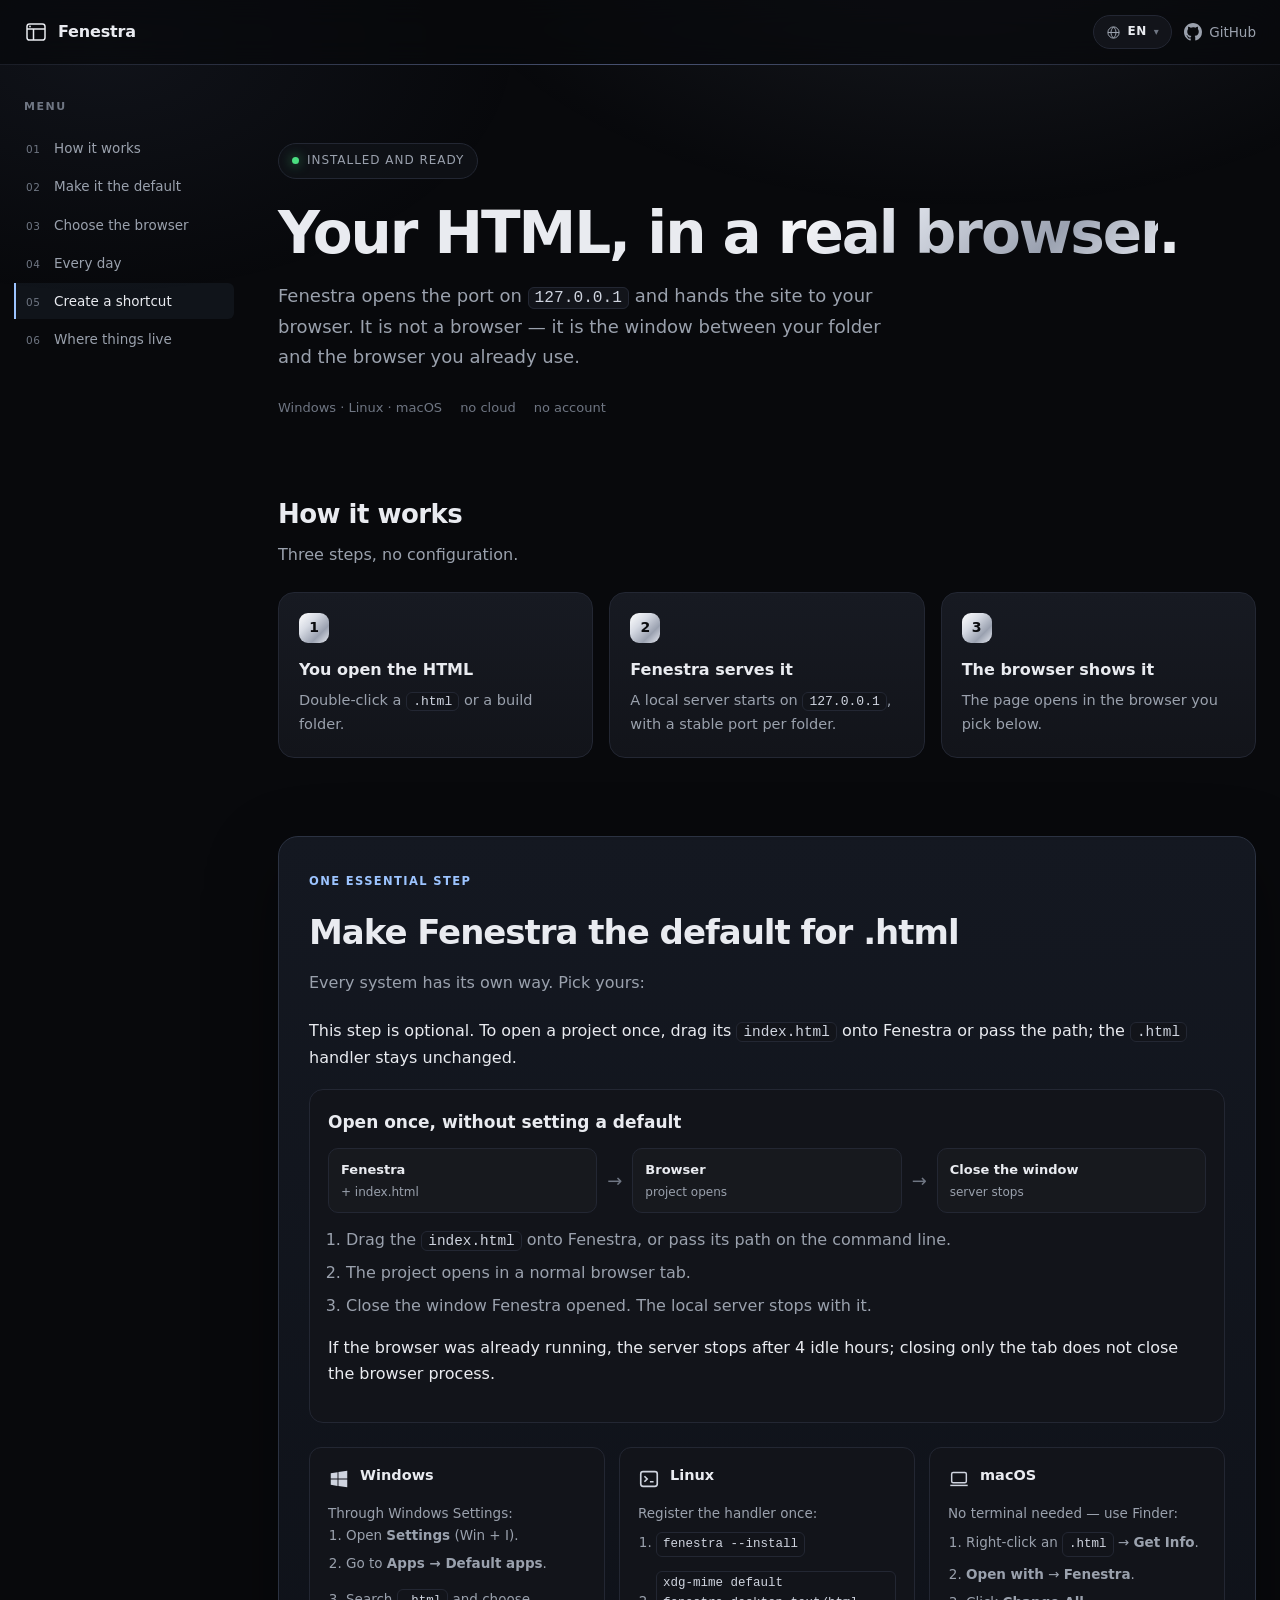
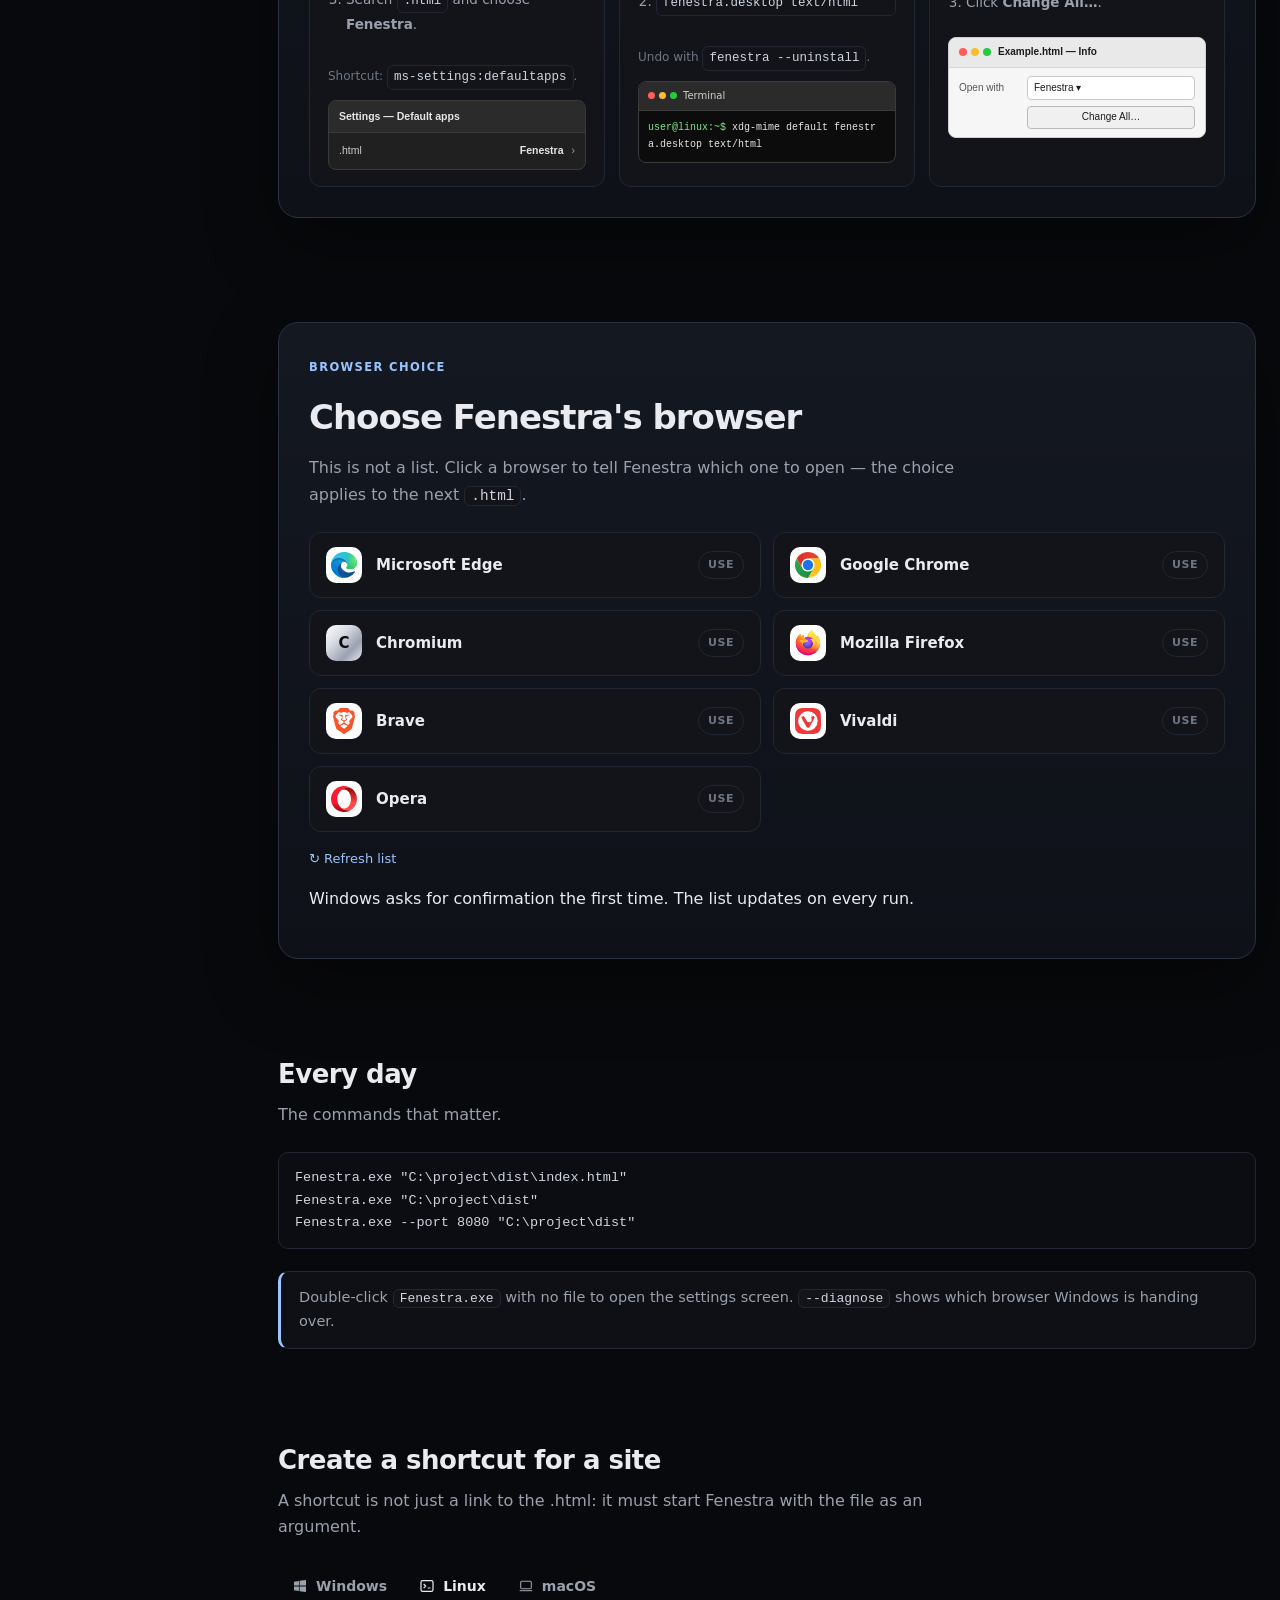
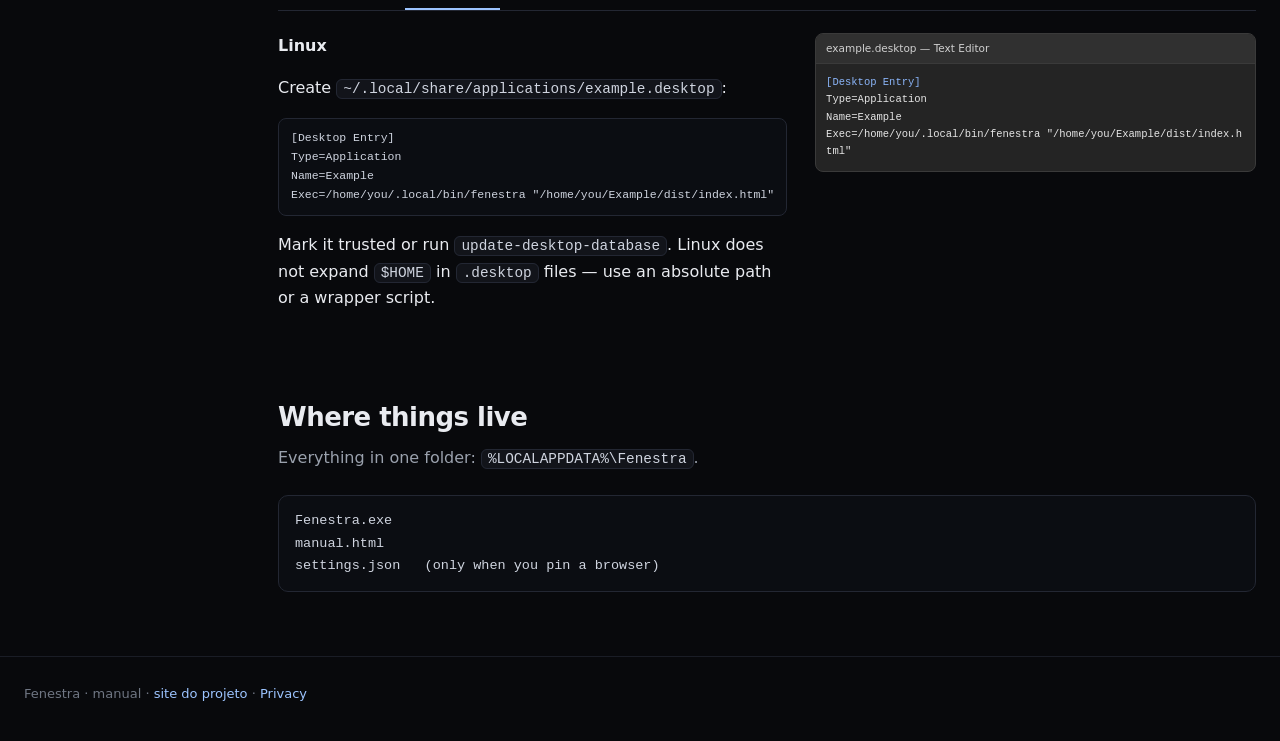
<file: linux/manual.html>
<!doctype html>
<html lang="pt-BR" class="i18n-pending">
<head>
<meta charset="utf-8">
  <style>html.i18n-pending body { visibility: hidden; } html { background: #08090c; }
  .once { border: 1px solid var(--line); border-radius: 14px; padding: 18px; margin: 18px 0 22px; background: var(--panel); }
  .once h3 { margin: 0 0 12px; font-size: 17px; }
  .once-flow { display: flex; align-items: center; gap: 10px; flex-wrap: wrap; margin: 0 0 14px; }
  .once-node { flex: 1 1 150px; border: 1px solid var(--line); border-radius: 10px; padding: 10px 12px; background: rgba(255,255,255,.02); }
  .once-node strong { display: block; font-size: 13px; }
  .once-node span { display: block; color: var(--muted); font-size: 12px; margin-top: 2px; }
  .once-arrow { color: var(--muted-2); font-size: 18px; }
  .once ol { margin: 0; padding-left: 18px; color: var(--muted); }
  .once li { margin: 6px 0; }
  @media (max-width: 700px) { .once-arrow { display: none; } }
</style>
  <noscript><style>html.i18n-pending body { visibility: visible; }</style></noscript>
  <script>setTimeout(function () { document.documentElement.classList.remove("i18n-pending"); }, 3000);</script>

<meta name="viewport" content="width=device-width, initial-scale=1">
<link rel="icon" type="image/svg+xml" href="[data-uri]">
<title>Fenestra — manual</title>
<style>
  :root {
    --bg: #08090c; --panel: #12141a; --panel-2: #171a22;
    --line: #232733; --line-soft: #1a1d26;
    --text: #e9ebf0; --muted: #9aa1ad; --muted-2: #6f7683;
    --silver: linear-gradient(135deg, #fff 0%, #d7dbe4 35%, #9aa1b0 70%, #e6e9f0 100%);
    --ok: #4ade80; --radius: 16px;
    --sans: -apple-system, BlinkMacSystemFont, "Segoe UI", system-ui, Roboto, Helvetica, Arial, sans-serif;
    --mono: ui-monospace, "Cascadia Mono", Consolas, monospace;
  }
  * { box-sizing: border-box; }
  [hidden] { display: none !important; }
  .progress { position: fixed; top: 0; left: 0; height: 2px; width: 0; background: linear-gradient(90deg, #9db4ff, #c9b8ff); z-index: 200; }
  body {
    margin: 0; background: var(--bg); color: var(--text);
    font-family: var(--sans); font-size: 16px; line-height: 1.65;
    -webkit-font-smoothing: antialiased;
  }
  body::before {
    content: ""; position: fixed; inset: 0; pointer-events: none; z-index: 0;
    background:
      radial-gradient(900px 500px at 75% -10%, rgba(180,196,230,.10), transparent 60%),
      radial-gradient(700px 420px at 8% 5%, rgba(120,140,190,.08), transparent 60%);
  }
  a { color: inherit; text-decoration: none; }
  code { font-family: var(--mono); font-size: .9em; background: var(--panel); border: 1px solid var(--line); padding: 1px 6px; border-radius: 6px; color: #cfd4df; }
  .wrap { width: 100%; max-width: 1320px; margin: 0 auto; padding: 0 24px; position: relative; z-index: 1; }
  header { border-bottom: 1px solid var(--line-soft); background: rgba(8,9,12,.72); backdrop-filter: blur(14px); position: sticky; top: 0; z-index: 10; }
  header::after { content: ""; position: absolute; left: 0; right: 0; bottom: -1px; height: 1px; background: linear-gradient(90deg, transparent, rgba(157,180,255,.35), transparent); }
  .head { display: flex; align-items: center; height: 64px; gap: 12px; }
  .brand { display: flex; align-items: center; gap: 10px; font-weight: 650; letter-spacing: -.01em; }
  .brand svg { width: 24px; height: 24px; }
  .pill { margin-left: auto; font-size: 12px; color: var(--muted); border: 1px solid var(--line); border-radius: 999px; padding: 5px 11px; }
  .lang { display: flex; gap: 2px; padding: 3px; border: 1px solid var(--line); border-radius: 999px; background: var(--panel); }
  .lang button { display: flex; align-items: center; gap: 6px; border: 0; background: transparent; color: var(--muted); font: inherit; font-size: 12px; font-weight: 700; letter-spacing: .06em; padding: 5px 10px; border-radius: 999px; cursor: pointer; }
  .lang button:hover { color: var(--text); }
  .lang button svg { width: 20px; height: 14px; border-radius: 3px; }
  .lang button[aria-pressed="true"] { background: #232733; color: var(--text); }
  .head .lang { margin-left: auto; }
  .gh { display: flex; align-items: center; gap: 7px; color: var(--muted); font-size: 13.5px; flex: none; }
  .gh:hover { color: var(--text); }
  .gh svg { width: 18px; height: 18px; fill: currentColor; flex: none; }
  @media (max-width: 420px) { .gh span { display: none; } }

  .head .lang-menu { margin-left: auto; }
  .lang-menu { position: relative; }
  .lang-btn { display: inline-flex; align-items: center; gap: 7px; height: 34px; padding: 0 12px; border: 1px solid var(--line); border-radius: 999px; background: var(--panel); color: var(--text); font: inherit; font-size: 12px; font-weight: 700; letter-spacing: .04em; cursor: pointer; }
  .lang-btn:hover { border-color: #333a4a; }
  .lang-btn .globe { width: 15px; height: 15px; color: var(--muted); }
  .lang-chev { color: var(--muted-2); font-size: 10px; }
  .lang-pop { display: none; position: absolute; top: 42px; right: 0; min-width: 168px; padding: 6px; background: var(--panel); border: 1px solid var(--line); border-radius: 10px; box-shadow: 0 18px 50px rgba(0,0,0,.55); z-index: 140; }
  .lang-pop.open { display: block; }
  .lang-pop button { display: block; width: 100%; text-align: left; padding: 8px 10px; border: 0; border-radius: 6px; background: transparent; color: var(--muted); font: inherit; font-size: 13.5px; cursor: pointer; }
  .lang-pop button:hover { color: var(--text); background: rgba(255,255,255,.05); }
  .lang-pop button[aria-selected="true"] { color: var(--text); background: rgba(156,196,255,.08); }
  @media (max-width: 560px) { .lang-pop { right: auto; left: 0; } }
  .hero { padding: 72px 0 40px; }
  .badge { display: inline-flex; align-items: center; gap: 8px; font-size: 12px; letter-spacing: .08em; text-transform: uppercase; color: var(--muted); border: 1px solid var(--line); background: rgba(18,20,26,.7); padding: 7px 13px; border-radius: 999px; margin-bottom: 24px; }
  .badge .dot { width: 7px; height: 7px; border-radius: 50%; background: var(--ok); box-shadow: 0 0 12px rgba(74,222,128,.7); }
  h1 { font-size: clamp(38px, 5vw, 58px); line-height: 1.04; letter-spacing: -.035em; font-weight: 700; margin: 0 0 18px; }
  h1 .shine { background: var(--silver); -webkit-background-clip: text; background-clip: text; color: transparent; }
  .lead { font-size: 18px; color: var(--muted); max-width: 640px; margin: 0 0 26px; }
  section { padding: 34px 0; }
  h2 { font-size: 26px; letter-spacing: -.02em; margin: 0 0 6px; }
  .section-lead { color: var(--muted); margin: 0 0 24px; max-width: 700px; }
  .toc { display: grid; grid-template-columns: repeat(3, 1fr); gap: 12px; margin: 6px 0 14px; }
  .toc-title { grid-column: 1 / -1; font-size: 13px; letter-spacing: .12em; text-transform: uppercase; color: var(--muted-2); margin: 0 0 12px; font-weight: 700; }
  .toc-item { display: block; border: 1px solid var(--line); border-radius: 12px; padding: 14px 16px; background: var(--panel); transition: border-color .18s, background .18s, transform .18s; }
  .toc-item:hover { border-color: #3a4152; background: var(--panel-2); transform: translateY(-1px); }
  .toc-n { font-size: 11px; color: var(--muted-2); letter-spacing: .12em; }
  .toc-item strong { display: block; margin: 3px 0 2px; font-size: 14.5px; }
  .toc-item small { color: var(--muted); font-size: 12.5px; }
  section[id] { scroll-margin-top: 80px; }
  @media (max-width: 760px) { .toc { grid-template-columns: 1fr; } }
  .layout { display: grid; grid-template-columns: 210px minmax(0, 1fr); gap: 44px; align-items: start; margin-top: 6px; }
  .side-toc { position: sticky; top: 92px; padding-top: 6px; }
  .side-toc.open { display: block; position: fixed; top: 74px; left: 18px; width: 280px; max-height: calc(100vh - 100px); background: var(--panel); border: 1px solid var(--line); border-radius: 12px; padding: 18px; z-index: 130; overflow: auto; box-shadow: 0 24px 80px rgba(0,0,0,.6); }
  .st-title { font-size: 11px; letter-spacing: .14em; text-transform: uppercase; color: var(--muted-2); margin: 0 0 14px; font-weight: 700; }
  .side-toc a { display: flex; gap: 10px; align-items: baseline; padding: 7px 10px; margin: 0 0 2px -10px; border-left: 2px solid transparent; color: var(--muted); font-size: 13.5px; border-radius: 0 6px 6px 0; transition: color .15s, background .15s, border-color .15s; }
  .side-toc a:hover { color: var(--text); background: rgba(255,255,255,.03); }
  .side-toc a.active { color: var(--text); border-left-color: #9cc4ff; background: rgba(156,196,255,.06); }
  .side-toc .n { color: var(--muted-2); font-size: 10.5px; letter-spacing: .06em; min-width: 18px; }
  .idx-btn { display: inline-flex; align-items: center; gap: 7px; height: 34px; padding: 0 12px; border: 1px solid var(--line); border-radius: 999px; background: var(--panel); color: var(--muted); font: inherit; font-size: 12.5px; font-weight: 600; cursor: pointer; flex: none; }
  .idx-btn:hover { color: var(--text); border-color: #333a4a; }
  .idx-label::after { content: "Menu"; }
  html[lang^="en"] .idx-label::after { content: "Menu"; }
  @media (max-width: 420px) { .idx-label { display: none; } }
  @media (min-width: 981px) { .idx-btn { display: none; } }
  @media (max-width: 980px) {
    .layout { display: block; }
    .side-toc { display: none; }
    .side-toc.open { display: block; position: fixed; top: 70px; left: 16px; right: 16px; width: auto; max-height: 70vh; z-index: 80; background: var(--panel); border: 1px solid var(--line); border-radius: 12px; padding: 18px; overflow: auto; box-shadow: 0 24px 80px rgba(0,0,0,.6); }
    .side-toc.open a { font-size: 14px; padding: 9px 10px; }
  }
  .tabs { display: flex; gap: 4px; border-bottom: 1px solid var(--line); margin: 8px 0 22px; }
  .tab { display: inline-flex; align-items: center; gap: 8px; background: transparent; border: 0; border-bottom: 2px solid transparent; color: var(--muted); font: inherit; font-weight: 600; font-size: 14px; padding: 10px 14px; cursor: pointer; }
  .tab svg { width: 16px; height: 16px; }
  .tab:hover { color: var(--text); }
  .tab[aria-selected="true"] { color: var(--text); border-bottom-color: #9cc4ff; }
  .tab-panel { display: none; }
  .tab-panel.active { display: block; }
  .panel-grid { display: grid; grid-template-columns: 1fr 1.15fr; gap: 28px; align-items: start; }
  .panel-grid h3 { margin: 0 0 8px; font-size: 16px; }
  .panel-grid .mock-win, .panel-grid .mock-linux, .panel-grid .mock-mac { max-width: none; margin-top: 0; }
  @media (max-width: 760px) { .panel-grid { grid-template-columns: 1fr; } }
  .sc-grid { display: grid; grid-template-columns: repeat(2, 1fr); gap: 14px; }
  .sc-card.win { grid-column: 1 / -1; }
  .sc-card.win .mock-win { max-width: 640px; margin-top: 6px; }
  .sc-card { border: 1px solid var(--line); border-radius: 14px; padding: 18px; background: var(--panel); }
  .sc-card h3 { margin: 0 0 8px; font-size: 16px; }
  .sc-card ol { margin: 0 0 12px; padding-left: 18px; color: var(--muted); font-size: 13.5px; }
  .sc-card li { margin-bottom: 6px; }
  .mock-settings { background: #202020; border: 1px solid #3a3a3a; border-radius: 8px; overflow: hidden; font-family: "Segoe UI", sans-serif; font-size: 10.5px; color: #e6e6e6; margin-top: 10px; }
  .mock-settings .ms-title { background: #2b2b2b; padding: 7px 10px; border-bottom: 1px solid #3a3a3a; font-weight: 600; }
  .mock-settings .ms-row { display: flex; align-items: center; gap: 8px; padding: 9px 10px; }
  .mock-settings .ms-row .ext { color: #cfcfcf; }
  .mock-settings .ms-row strong { margin-left: auto; }
  .mock-settings .ms-row .chev { color: #9aa1ad; }
  .mock-term { background: #0c0c0c; border: 1px solid #3a3a3a; border-radius: 8px; overflow: hidden; font-family: var(--mono); font-size: 10px; color: #e6e6e6; margin-top: 10px; }
  .mock-term .mt-title { background: #2b2b2b; padding: 6px 9px; font-family: var(--sans); font-size: 10px; color: #cfcfcf; border-bottom: 1px solid #3a3a3a; display: flex; gap: 6px; align-items: center; }
  .mock-term .lights { display: inline-flex; gap: 4px; }
  .mock-term .lights i { width: 7px; height: 7px; border-radius: 50%; display: inline-block; }
  .mock-term .lights i:nth-child(1) { background: #ff5f57; }
  .mock-term .lights i:nth-child(2) { background: #febc2e; }
  .mock-term .lights i:nth-child(3) { background: #28c840; }
  .mock-term pre { margin: 0; padding: 9px; white-space: pre-wrap; word-break: break-all; }
  .mock-term .p { color: #7ee787; }
  .mock-finder { background: #f6f6f6; color: #1b1b1b; border: 1px solid #cfcfcf; border-radius: 8px; overflow: hidden; font-family: "Segoe UI", sans-serif; font-size: 10px; margin-top: 10px; }
  .mock-finder .mf-title { background: #e9e9e9; padding: 6px 10px; border-bottom: 1px solid #d6d6d6; font-weight: 600; display: flex; align-items: center; gap: 7px; }
  .mock-finder .lights { display: inline-flex; gap: 4px; }
  .mock-finder .lights i { width: 8px; height: 8px; border-radius: 50%; display: inline-block; }
  .mock-finder .lights i:nth-child(1) { background: #ff5f57; }
  .mock-finder .lights i:nth-child(2) { background: #febc2e; }
  .mock-finder .lights i:nth-child(3) { background: #28c840; }
  .mock-finder .mf-body { display: grid; grid-template-columns: 62px 1fr; gap: 6px; padding: 8px 10px; align-items: center; }
  .mock-finder .mf-label { color: #555; }
  .mock-finder .mf-select { background: #fff; border: 1px solid #c9c9c9; border-radius: 4px; padding: 3px 6px; }
  .mock-finder .mf-btn { background: #f0f0f0; border: 1px solid #b9b9b9; border-radius: 4px; padding: 2px 8px; text-align: center; }
  .mock-linux { background: #242424; border: 1px solid #3a3a3a; border-radius: 8px; overflow: hidden; font-family: var(--mono); font-size: 10.5px; color: #e6e6e6; margin-top: 6px; }
  .mock-linux .ml-title { background: #303030; padding: 6px 10px; font-family: var(--sans); font-size: 10.5px; color: #cfcfcf; border-bottom: 1px solid #3a3a3a; }
  .mock-linux pre { margin: 0; padding: 10px; white-space: pre-wrap; word-break: break-all; }
  .mock-linux .k { color: #8ab4f8; }
  .mock-mac { background: #1e1e1e; border: 1px solid #3a3a3a; border-radius: 10px; overflow: hidden; font-family: var(--mono); font-size: 10.5px; color: #e6e6e6; margin-top: 6px; }
  .mock-mac .mm-title { background: #2d2d2d; padding: 7px 10px; font-family: var(--sans); font-size: 10.5px; color: #cfcfcf; border-bottom: 1px solid #3a3a3a; display: flex; align-items: center; gap: 7px; }
  .mock-mac .lights { display: inline-flex; gap: 4px; }
  .mock-mac .lights i { width: 8px; height: 8px; border-radius: 50%; display: inline-block; }
  .mock-mac .lights i:nth-child(1) { background: #ff5f57; }
  .mock-mac .lights i:nth-child(2) { background: #febc2e; }
  .mock-mac .lights i:nth-child(3) { background: #28c840; }
  .mock-mac pre { margin: 0; padding: 10px; white-space: pre-wrap; word-break: break-all; }
  .mock-mac .term { border-top: 1px solid #3a3a3a; padding: 8px 10px; color: #9fe870; }
  .mock-win { background: #f3f3f3; color: #1b1b1b; border-radius: 8px; overflow: hidden; font-family: "Segoe UI", sans-serif; font-size: 11px; border: 1px solid #cfcfcf; }
  .mock-title { background: #e9e9e9; padding: 8px 10px; font-weight: 600; font-size: 11px; border-bottom: 1px solid #d6d6d6; }
  .mock-tabs { display: flex; gap: 2px; padding: 4px 6px 0; background: #ececec; border-bottom: 1px solid #d6d6d6; font-size: 9.5px; }
  .mock-tabs span { padding: 4px 6px; border-radius: 4px 4px 0 0; color: #555; }
  .mock-tabs .on { background: #f3f3f3; color: #111; font-weight: 600; }
  .mock-row { display: grid; grid-template-columns: 78px 1fr; gap: 8px; padding: 7px 10px; border-bottom: 1px solid #e2e2e2; align-items: center; }
  .mock-row span { color: #444; }
  .mock-row code { background: #fff; border: 1px solid #c9c9c9; border-radius: 3px; padding: 3px 5px; color: #111; font-size: 10px; white-space: normal; word-break: break-all; display: block; }
  .mock-row b { color: #0b57d0; font-weight: 600; }
  .mock-foot { padding: 8px 10px; text-align: right; background: #ececec; }
  .mock-foot i { display: inline-block; padding: 3px 10px; background: #f7f7f7; border: 1px solid #b9b9b9; border-radius: 3px; font-style: normal; font-size: 9.5px; }
  .cmd { background: #0b0d12; border: 1px solid var(--line); border-radius: 8px; padding: 10px 12px; font-family: var(--mono); font-size: 11.5px; color: #cfd4df; white-space: pre; overflow-x: auto; }
  .os-cards { display: grid; grid-template-columns: repeat(3, 1fr); gap: 14px; margin-top: 24px; }
  .os-card { border: 1px solid var(--line); border-radius: 14px; padding: 18px; background: var(--panel); display: flex; flex-direction: column; }
  .os-head { display: flex; align-items: center; gap: 10px; margin-bottom: 8px; }
  .os-head svg { width: 22px; height: 22px; color: #cfd4df; flex: none; }
  .os-head h3 { margin: 0; font-size: 16px; }
  .os-card p { margin: 0 0 10px; color: var(--muted); font-size: 13.5px; }
  .os-card ol { margin: 0 0 8px; padding-left: 18px; color: var(--muted); font-size: 13.5px; }
  .os-card li { margin-bottom: 6px; }
  .os-card .small { color: var(--muted-2); font-size: 12px; margin: 8px 0 0; }
  .cta-sm { display: inline-flex; align-items: center; gap: 8px; height: 38px; padding: 0 14px; border-radius: 8px; background: var(--silver); color: #0a0b0e; font-weight: 700; font-size: 13.5px; margin: 2px 0 12px; }
  .cta-sm:hover { transform: translateY(-1px); }
  .setup { background: linear-gradient(180deg, #141821, #0e1118); border: 1px solid #2b3242; border-radius: 20px; padding: 30px; margin: 10px 0 26px; box-shadow: 0 24px 70px rgba(0,0,0,.38); }
  .kicker { text-transform: uppercase; letter-spacing: .12em; font-size: 11.5px; font-weight: 700; color: #9cc4ff; }
  .setup h2 { font-size: clamp(26px, 3.4vw, 34px); margin: 10px 0 10px; letter-spacing: -.03em; }
  .lead2 { color: var(--muted); max-width: 660px; margin: 0 0 22px; }
  .cta { display: inline-flex; align-items: center; gap: 10px; height: 50px; padding: 0 24px; border-radius: 11px; background: var(--silver); color: #0a0b0e; font-weight: 700; font-size: 15.5px; box-shadow: 0 10px 34px rgba(200,210,235,.18); transition: transform .15s, box-shadow .15s; }
  .cta:hover { transform: translateY(-1px); box-shadow: 0 14px 42px rgba(200,210,235,.26); }
  .cta-note { display: block; color: var(--muted-2); font-size: 12.5px; margin-top: 10px; }
  .steps3 { display: grid; grid-template-columns: repeat(3, 1fr); gap: 14px; margin: 26px 0 8px; }
  .step3 { background: rgba(255,255,255,.03); border: 1px solid var(--line); border-radius: 12px; padding: 16px; }
  .step3 .n { display: inline-grid; place-items: center; width: 26px; height: 26px; border-radius: 8px; background: var(--silver); color: #0a0b0e; font-weight: 700; font-size: 13px; margin-bottom: 10px; }
  .step3 strong { display: block; font-size: 14.5px; margin-bottom: 4px; }
  .step3 p { margin: 0; color: var(--muted); font-size: 13.5px; }
  .os-grid { display: grid; grid-template-columns: repeat(2, 1fr); gap: 12px; }
  .os-card { border: 1px solid var(--line); border-radius: 12px; padding: 16px 18px; background: var(--panel); }
  .os-card h3 { margin: 0 0 6px; font-size: 14.5px; }
  .os-card p { margin: 0; color: var(--muted); font-size: 13.5px; }
  .os-card code { display: inline-block; margin-top: 8px; font-size: 12.5px; }
  .steps { display: grid; grid-template-columns: repeat(3, 1fr); gap: 16px; }
  .card { background: linear-gradient(180deg, var(--panel-2), var(--panel)); border: 1px solid var(--line); border-radius: var(--radius); padding: 20px; }
  .num { width: 30px; height: 30px; border-radius: 9px; display: grid; place-items: center; font-weight: 700; font-size: 14px; color: #0a0b0e; background: var(--silver); margin-bottom: 14px; }
  .card h3 { margin: 0 0 6px; font-size: 16px; }
  .card p { margin: 0; color: var(--muted); font-size: 14.5px; }
  .browsers { display: grid; grid-template-columns: repeat(2, 1fr); gap: 12px; margin: 24px 0; }
  .b-card { display: flex; align-items: center; gap: 14px; background: var(--panel); border: 1px solid var(--line); border-radius: 12px; padding: 14px 16px; transition: border-color .18s, background .18s, transform .18s; }
  .b-card:hover { border-color: #3a4152; background: var(--panel-2); transform: translateY(-1px); }
  .b-ico { width: 36px; height: 36px; border-radius: 10px; display: grid; place-items: center; font-weight: 700; font-size: 15px; color: #0a0b0e; background: #fff; flex: none; background-size: 26px 26px; background-position: center; background-repeat: no-repeat; }
  .b-ico.chromium { background: var(--silver); }
  .b-ico.edge { background-image: url("[data-uri]"); }
  .b-ico.chrome { background-image: url("[data-uri]"); }
  .b-ico.firefox { background-image: url("[data-uri]"); }
  .b-ico.brave { background-image: url("[data-uri]"); }
  .b-ico.vivaldi { background-image: url("[data-uri]"); }
  .b-ico.opera { background-image: url("[data-uri]"); }
  .b-txt { display: flex; align-items: center; gap: 10px; width: 100%; }
  .b-txt strong { font-size: 15px; }
  .b-use { margin-left: auto; font-size: 11px; letter-spacing: .05em; text-transform: uppercase; font-weight: 700; color: var(--muted-2); border: 1px solid var(--line); padding: 4px 9px; border-radius: 999px; }
  .b-card:hover .b-use { color: #0a0b0e; background: var(--silver); border-color: transparent; }
  html[lang^="pt"] .b-use::after { content: "usar"; }
  html[lang^="en"] .b-use::after { content: "use"; }
  .b-arrow { margin-left: auto; color: var(--muted-2); font-size: 18px; }
  .note { background: rgba(18,20,26,.7); border: 1px solid var(--line); border-left: 3px solid #9cc4ff; border-radius: 10px; padding: 14px 18px; color: var(--muted); margin: 22px 0; font-size: 14.5px; }
  .note strong { color: var(--text); }
  .code { background: #0b0d12; border: 1px solid var(--line); border-radius: 10px; padding: 14px 16px; font-family: var(--mono); font-size: 13.5px; color: #cfd4df; overflow-x: auto; white-space: pre; }
  .refresh { margin: -8px 0 0; font-size: 13px; }
  .refresh a { color: #9cc4ff; }
  .meta { display: flex; gap: 18px; flex-wrap: wrap; color: var(--muted-2); font-size: 13px; margin-top: 18px; }
  footer { border-top: 1px solid var(--line-soft); margin-top: 30px; padding: 26px 0 40px; color: var(--muted-2); font-size: 13px; }
  footer a { color: #9cc4ff; }
  @media (max-width: 760px) {
    .steps, .browsers, .steps3, .os-grid, .os-cards, .sc-grid { grid-template-columns: 1fr; }
    .hero { padding-top: 48px; }
  }
</style>
</head>
<body>

<div class="progress" id="progress"></div>

<header>
  <div class="wrap head">
    <a class="brand" href="#top">
      <svg viewBox="0 0 24 24" fill="none" stroke="currentColor" stroke-width="1.5" stroke-linejoin="round">
        <rect x="3" y="4" width="18" height="16" rx="2.6"/>
        <path d="M3 9h18M9.5 9v11"/>
        <circle cx="6" cy="6.5" r="0.9" fill="currentColor" stroke="none"/>
      </svg>
      <span>Fenestra</span>
    </a>
    <button class="idx-btn" id="tocBtn" type="button" aria-label="Contents">&#9776;<span class="idx-label"></span></button>
    <div class="lang-menu">
      <button class="lang-btn" id="langBtn" type="button" aria-haspopup="listbox" aria-expanded="false" aria-label="Language">
        <svg class="globe" viewBox="0 0 24 24" fill="none" stroke="currentColor" stroke-width="1.6" aria-hidden="true"><circle cx="12" cy="12" r="9"/><path d="M3 12h18M12 3c2.6 2.4 4 5.7 4 9s-1.4 6.6-4 9c-2.6-2.4-4-5.7-4-9s1.4-6.6 4-9Z"/></svg>
        <span id="langCode">PT</span>
        <span class="lang-chev">&#9662;</span>
      </button>
      <div class="lang-pop" id="langPop" role="listbox" aria-label="Language">
        <button type="button" data-set-lang="en">English</button>
        <button type="button" data-set-lang="pt">Português</button>
        <button type="button" data-set-lang="es">Español</button>
        <button type="button" data-set-lang="fr">Français</button>
        <button type="button" data-set-lang="de">Deutsch</button>
        <button type="button" data-set-lang="it">Italiano</button>
        <button type="button" data-set-lang="nl">Nederlands</button>
      </div>
    </div>
    <a class="gh" href="https://github.com/benedetleandro/fenestra" target="_blank" rel="noopener">
      <svg viewBox="0 0 16 16" aria-hidden="true"><path d="M8 0C3.58 0 0 3.58 0 8c0 3.54 2.29 6.53 5.47 7.59.4.07.55-.17.55-.38 0-.19-.01-.82-.01-1.49-2.01.37-2.53-.49-2.69-.94-.09-.23-.48-.94-.82-1.13-.28-.15-.68-.52-.01-.53.63-.01 1.08.58 1.23.82.72 1.21 1.87.87 2.33.66.07-.52.28-.87.51-1.07-1.78-.2-3.64-.89-3.64-3.95 0-.87.31-1.59.82-2.15-.08-.2-.36-1.02.08-2.12 0 0 .67-.21 2.2.82a7.4 7.4 0 0 1 2-.27c.68 0 1.36.09 2 .27 1.53-1.04 2.2-.82 2.2-.82.44 1.1.16 1.92.08 2.12.51.56.82 1.27.82 2.15 0 3.07-1.87 3.75-3.65 3.95.29.25.54.73.54 1.48 0 1.07-.01 1.93-.01 2.2 0 .21.15.46.55.38A8.01 8.01 0 0 0 16 8c0-4.42-3.58-8-8-8Z"/></svg>
      <span>GitHub</span>
    </a>
  </div>
</header>

<main id="top" class="wrap">

  <div data-block="en" hidden>
    

    <div class="layout">
      <aside class="side-toc" aria-label="In this manual">
        <p class="st-title">Menu</p>
        <a href="#how-en"><span class="n">01</span>How it works</a>
        <a href="#default-en"><span class="n">02</span>Make it the default</a>
        <a href="#browser-en"><span class="n">03</span>Choose the browser</a>
        <a href="#usage-en"><span class="n">04</span>Every day</a>
        <a href="#shortcut-en"><span class="n">05</span>Create a shortcut</a>
        <a href="#files-en"><span class="n">06</span>Where things live</a>
      </aside>
      <div class="content">
      <div class="hero">
      <span class="badge"><span class="dot"></span> installed and ready</span>
      <h1>Your HTML, in a <span class="shine">real browser</span>.</h1>
      <p class="lead">Fenestra opens the port on <code>127.0.0.1</code> and hands the site to your browser. It is not a browser — it is the window between your folder and the browser you already use.</p>
      <div class="meta"><span>Windows · Linux · macOS</span><span>no cloud</span><span>no account</span></div>
    </div>
    <section id="how-en">
      <h2>How it works</h2>
      <p class="section-lead">Three steps, no configuration.</p>
      <div class="steps">
        <div class="card"><div class="num">1</div><h3>You open the HTML</h3><p>Double-click a <code>.html</code> or a build folder.</p></div>
        <div class="card"><div class="num">2</div><h3>Fenestra serves it</h3><p>A local server starts on <code>127.0.0.1</code>, with a stable port per folder.</p></div>
        <div class="card"><div class="num">3</div><h3>The browser shows it</h3><p>The page opens in the browser you pick below.</p></div>
      </div>
    </section>

    <section id="default-en">
      <div class="setup">
        <span class="kicker">one essential step</span>
        <h2>Make Fenestra the default for .html</h2>
        <p class="lead2">Every system has its own way. Pick yours:</p>
        <p class="side-note">This step is optional. To open a project once, drag its <code>index.html</code> onto Fenestra or pass the path; the <code>.html</code> handler stays unchanged.</p>
        <div class="once">
          <h3>Open once, without setting a default</h3>
          <div class="once-flow">
            <div class="once-node"><strong>Fenestra</strong><span>+ index.html</span></div>
            <div class="once-arrow">&#8594;</div>
            <div class="once-node"><strong>Browser</strong><span>project opens</span></div>
            <div class="once-arrow">&#8594;</div>
            <div class="once-node"><strong>Close the window</strong><span>server stops</span></div>
          </div>
          <ol><li>Drag the <code>index.html</code> onto Fenestra, or pass its path on the command line.</li><li>The project opens in a normal browser tab.</li><li>Close the window Fenestra opened. The local server stops with it.</li></ol>
          <p class="side-note">If the browser was already running, the server stops after 4 idle hours; closing only the tab does not close the browser process.</p>
        </div>
        
        <div class="os-cards">
          <div class="os-card">
            <div class="os-head"><svg viewBox="0 0 24 24" fill="currentColor" aria-hidden="true"><path d="M3 5.6 10.4 4.5v6.9H3zM11.4 4.3 21 3v8.4h-9.6zM3 12.6h7.4v6.9L3 18.4zM11.4 12.6H21V21l-9.6-1.3z"/></svg><h3>Windows</h3></div>
            <p>Through Windows Settings:</p>
            <ol>
              <li>Open <strong>Settings</strong> (Win + I).</li>
              <li>Go to <strong>Apps → Default apps</strong>.</li>
              <li>Search <code>.html</code> and choose <strong>Fenestra</strong>.</li>
            </ol>
            <p class="small">Shortcut: <code>ms-settings:defaultapps</code>.</p>
            <div class="mock-settings">
              <div class="ms-title">Settings — Default apps</div>
              <div class="ms-row"><span class="ext">.html</span><strong>Fenestra</strong><span class="chev">›</span></div>
            </div>
          </div>
          <div class="os-card">
            <div class="os-head"><svg viewBox="0 0 24 24" fill="none" stroke="currentColor" stroke-width="1.8" aria-hidden="true"><rect x="3" y="4" width="18" height="16" rx="2.5"/><path d="m7 9 3 3-3 3M13 15h4"/></svg><h3>Linux</h3></div>
            <p>Register the handler once:</p>
            <ol>
              <li><code>fenestra --install</code></li>
              <li><code>xdg-mime default fenestra.desktop text/html</code></li>
            </ol>
            <p class="small">Undo with <code>fenestra --uninstall</code>.</p>
            <div class="mock-term">
              <div class="mt-title"><span class="lights"><i></i><i></i><i></i></span> Terminal</div>
              <pre><span class="p">user@linux:~$</span> xdg-mime default fenestra.desktop text/html</pre>
            </div>
          </div>
          <div class="os-card">
            <div class="os-head"><svg viewBox="0 0 24 24" fill="none" stroke="currentColor" stroke-width="1.6" aria-hidden="true"><rect x="4" y="5" width="16" height="11" rx="1.6"/><path d="M2.5 19h19"/></svg><h3>macOS</h3></div>
            <p>No terminal needed — use Finder:</p>
            <ol>
              <li>Right-click an <code>.html</code> → <strong>Get Info</strong>.</li>
              <li><strong>Open with</strong> → <strong>Fenestra</strong>.</li>
              <li>Click <strong>Change All…</strong>.</li>
            </ol>
            <div class="mock-finder">
              <div class="mf-title"><span class="lights"><i></i><i></i><i></i></span> Example.html — Info</div>
              <div class="mf-body">
                <div class="mf-label">Open with</div><div class="mf-select">Fenestra ▾</div>
                <div></div><div class="mf-btn">Change All…</div>
              </div>
            </div>
          </div>
        </div>
              </div>
    </section>

    <section id="browser-en">
      <div class="setup picker">
        <span class="kicker">browser choice</span>
        <h2>Choose Fenestra's browser</h2>
        <p class="lead2">This is not a list. Click a browser to tell Fenestra which one to open — the choice applies to the next <code>.html</code>.</p>
        <div class="browsers"><a class="b-card" href="fenestra://browser/edge"><span class="b-ico edge"></span><span class="b-txt"><strong>Microsoft Edge</strong><span class="b-use"></span></span></a><a class="b-card" href="fenestra://browser/chrome"><span class="b-ico chrome"></span><span class="b-txt"><strong>Google Chrome</strong><span class="b-use"></span></span></a><a class="b-card" href="fenestra://browser/chromium"><span class="b-ico chromium">C</span><span class="b-txt"><strong>Chromium</strong><span class="b-use"></span></span></a><a class="b-card" href="fenestra://browser/firefox"><span class="b-ico firefox"></span><span class="b-txt"><strong>Mozilla Firefox</strong><span class="b-use"></span></span></a><a class="b-card" href="fenestra://browser/brave"><span class="b-ico brave"></span><span class="b-txt"><strong>Brave</strong><span class="b-use"></span></span></a><a class="b-card" href="fenestra://browser/vivaldi"><span class="b-ico vivaldi"></span><span class="b-txt"><strong>Vivaldi</strong><span class="b-use"></span></span></a><a class="b-card" href="fenestra://browser/opera"><span class="b-ico opera"></span><span class="b-txt"><strong>Opera</strong><span class="b-use"></span></span></a></div>
        <p class="refresh"><a href="fenestra://manual">&#8635; Refresh list</a></p>
        <p class="small">Windows asks for confirmation the first time. The list updates on every run.</p>
      </div>
    </section>

    <section id="usage-en">
      <h2>Every day</h2>
      <p class="section-lead">The commands that matter.</p>
      <div class="code">Fenestra.exe "C:\project\dist\index.html"
Fenestra.exe "C:\project\dist"
Fenestra.exe --port 8080 "C:\project\dist"</div>
      <div class="note">Double-click <code>Fenestra.exe</code> with no file to open the settings screen. <code>--diagnose</code> shows which browser Windows is handing over.</div>
    </section>

    <section id="shortcut-en">
      <h2>Create a shortcut for a site</h2>
      <p class="section-lead">A shortcut is not just a link to the .html: it must start Fenestra with the file as an argument.</p>
      <div class="tabs" role="tablist"><button class="tab" data-tab="win" role="tab" aria-selected="false"><svg viewBox="0 0 24 24" fill="currentColor" aria-hidden="true"><path d="M3 5.6 10.4 4.5v6.9H3zM11.4 4.3 21 3v8.4h-9.6zM3 12.6h7.4v6.9L3 18.4zM11.4 12.6H21V21l-9.6-1.3z"/></svg>Windows</button><button class="tab" data-tab="linux" role="tab" aria-selected="false"><svg viewBox="0 0 24 24" fill="none" stroke="currentColor" stroke-width="1.8" aria-hidden="true"><rect x="3" y="4" width="18" height="16" rx="2.5"/><path d="m7 9 3 3-3 3M13 15h4"/></svg>Linux</button><button class="tab" data-tab="mac" role="tab" aria-selected="false"><svg viewBox="0 0 24 24" fill="none" stroke="currentColor" stroke-width="1.6" aria-hidden="true"><rect x="4" y="5" width="16" height="11" rx="1.6"/><path d="M2.5 19h19"/></svg>macOS</button></div>
      <div class="tab-panels">
        <div class="tab-panel" data-panel="win" role="tabpanel">
          <div class="panel-grid">
            <div>
              <h3>Windows</h3>
              <ol>
                <li>Right-click the Desktop → <strong>New → Shortcut</strong>.</li>
                <li>In “Type the location of the item”, paste:<br>
                  <code>%LOCALAPPDATA%\Fenestra\Fenestra.exe "%USERPROFILE%\Documents\Example\dist\index.html"</code></li>
                <li>Click <strong>Next</strong>, name it <em>Example</em>, and finish.</li>
                <li>Optional: <strong>Properties → Start in</strong> = the <code>dist</code> folder.</li>
                <li>Double-click it to test.</li>
              </ol>
              <p class="small">Windows expands <code>%LOCALAPPDATA%</code> and <code>%USERPROFILE%</code>. Keep the quotes around the .html path.</p>
            </div>
            <div class="mock-win">
              <div class="mock-title">Example Properties</div>
              <div class="mock-tabs"><span>General</span><span class="on">Shortcut</span><span>Details</span></div>
              <div class="mock-row"><span>Target</span><code>%LOCALAPPDATA%\Fenestra\Fenestra.exe "%USERPROFILE%\Documents\Example\dist\index.html"</code></div>
              <div class="mock-row"><span>Start in</span><code>C:\...\dist</code></div>
              <div class="mock-row"><span>Run</span><code>Normal window</code></div>
              <div class="mock-foot"><i>OK</i></div>
            </div>
          </div>
        </div>
        <div class="tab-panel" data-panel="linux" role="tabpanel">
          <div class="panel-grid">
            <div>
              <h3>Linux</h3>
              <p>Create <code>~/.local/share/applications/example.desktop</code>:</p>
              <div class="cmd">[Desktop Entry]
Type=Application
Name=Example
Exec=/home/you/.local/bin/fenestra "/home/you/Example/dist/index.html"</div>
              <p class="small">Mark it trusted or run <code>update-desktop-database</code>. Linux does not expand <code>$HOME</code> in <code>.desktop</code> files — use an absolute path or a wrapper script.</p>
            </div>
            <div class="mock-linux">
              <div class="ml-title">example.desktop — Text Editor</div>
              <pre><span class="k">[Desktop Entry]</span>
Type=Application
Name=Example
Exec=/home/you/.local/bin/fenestra "/home/you/Example/dist/index.html"</pre>
            </div>
          </div>
        </div>
        <div class="tab-panel" data-panel="mac" role="tabpanel">
          <div class="panel-grid">
            <div>
              <h3>macOS</h3>
              <p>Save <code>Example.command</code>:</p>
              <div class="cmd">#!/bin/sh
exec "$HOME/Applications/fenestra" \
  "$HOME/Example/dist/index.html"</div>
              <p class="small">Run <code>chmod +x Example.command</code> once, then double-click it.</p>
            </div>
            <div class="mock-mac">
              <div class="mm-title"><span class="lights"><i></i><i></i><i></i></span> Example.command</div>
              <pre>#!/bin/sh
exec "$HOME/Applications/fenestra" \
  "$HOME/Example/dist/index.html"</pre>
              <div class="term">$ chmod +x Example.command</div>
            </div>
          </div>
        </div>
      </div>
    </section>

    <section id="files-en">
      <h2>Where things live</h2>
      <p class="section-lead">Everything in one folder: <code>%LOCALAPPDATA%\Fenestra</code>.</p>
      <div class="code">Fenestra.exe
manual.html
settings.json   (only when you pin a browser)</div>
    </section>
      </div>
    </div>
  </div>

  <div data-block="pt">
    

    <div class="layout">
      <aside class="side-toc" aria-label="Neste manual">
        <p class="st-title">Menu</p>
        <a href="#how-pt"><span class="n">01</span>Como funciona</a>
        <a href="#default-pt"><span class="n">02</span>Torne o Fenestra o padrão</a>
        <a href="#browser-pt"><span class="n">03</span>Escolha o navegador</a>
        <a href="#usage-pt"><span class="n">04</span>No dia a dia</a>
        <a href="#shortcut-pt"><span class="n">05</span>Crie um atalho</a>
        <a href="#files-pt"><span class="n">06</span>Onde ficam as coisas</a>
      </aside>
      <div class="content">
      <div class="hero">
      <span class="badge"><span class="dot"></span> instalado e pronto</span>
      <h1>Seu HTML, no <span class="shine">navegador de verdade</span>.</h1>
      <p class="lead">O Fenestra abre a porta em <code>127.0.0.1</code> e entrega o site para o seu navegador. Ele não é um navegador — é a janela entre a sua pasta e o navegador que você já usa.</p>
      <div class="meta"><span>Windows · Linux · macOS</span><span>sem nuvem</span><span>sem conta</span></div>
    </div>
    <section id="how-pt">
      <h2>Como funciona</h2>
      <p class="section-lead">Três passos, sem configuração.</p>
      <div class="steps">
        <div class="card"><div class="num">1</div><h3>Você abre o HTML</h3><p>Duplo clique em um <code>.html</code> ou em uma pasta de build.</p></div>
        <div class="card"><div class="num">2</div><h3>O Fenestra serve</h3><p>Um servidor local sobe em <code>127.0.0.1</code>, com porta estável por pasta.</p></div>
        <div class="card"><div class="num">3</div><h3>O navegador mostra</h3><p>A página abre no navegador que você escolher aqui embaixo.</p></div>
      </div>
    </section>

    <section id="default-pt">
      <div class="setup">
        <span class="kicker">um passo essencial</span>
        <h2>Torne o Fenestra o padrão para .html</h2>
        <p class="lead2">Cada sistema tem o seu jeito. Escolha o seu:</p>
        <p class="side-note">Este passo é opcional. Para abrir um projeto uma vez, arraste o <code>index.html</code> sobre o Fenestra ou passe o caminho; o handler de <code>.html</code> não muda.</p>
        <div class="once">
          <h3>Abra uma vez, sem tornar padrão</h3>
          <div class="once-flow">
            <div class="once-node"><strong>Fenestra</strong><span>+ index.html</span></div>
            <div class="once-arrow">&#8594;</div>
            <div class="once-node"><strong>Navegador</strong><span>projeto aberto</span></div>
            <div class="once-arrow">&#8594;</div>
            <div class="once-node"><strong>Feche a janela</strong><span>servidor encerra</span></div>
          </div>
          <ol><li>Arraste o <code>index.html</code> sobre o Fenestra, ou passe o caminho na linha de comando.</li><li>O projeto abre numa aba normal do navegador.</li><li>Feche a janela que o Fenestra abriu. O servidor local encerra junto.</li></ol>
          <p class="side-note">Se o navegador já estava aberto, o servidor encerra após 4 horas ociosas; fechar só a aba não encerra o processo do navegador.</p>
        </div>
        
        <div class="os-cards">
          <div class="os-card">
            <div class="os-head"><svg viewBox="0 0 24 24" fill="currentColor" aria-hidden="true"><path d="M3 5.6 10.4 4.5v6.9H3zM11.4 4.3 21 3v8.4h-9.6zM3 12.6h7.4v6.9L3 18.4zM11.4 12.6H21V21l-9.6-1.3z"/></svg><h3>Windows</h3></div>
            <p>Pelas Configurações do Windows:</p>
            <ol>
              <li>Abra <strong>Configurações</strong> (Win + I).</li>
              <li>Vá em <strong>Aplicativos → Aplicativos padrão</strong>.</li>
              <li>Procure <code>.html</code> e escolha <strong>Fenestra</strong>.</li>
            </ol>
            <p class="small">Atalho: <code>ms-settings:defaultapps</code>.</p>
            <div class="mock-settings">
              <div class="ms-title">Configurações — Aplicativos padrão</div>
              <div class="ms-row"><span class="ext">.html</span><strong>Fenestra</strong><span class="chev">›</span></div>
            </div>
          </div>
          <div class="os-card">
            <div class="os-head"><svg viewBox="0 0 24 24" fill="none" stroke="currentColor" stroke-width="1.8" aria-hidden="true"><rect x="3" y="4" width="18" height="16" rx="2.5"/><path d="m7 9 3 3-3 3M13 15h4"/></svg><h3>Linux</h3></div>
            <p>Registre o handler uma vez:</p>
            <ol>
              <li><code>fenestra --install</code></li>
              <li><code>xdg-mime default fenestra.desktop text/html</code></li>
            </ol>
            <p class="small">Desfaça com <code>fenestra --uninstall</code>.</p>
            <div class="mock-term">
              <div class="mt-title"><span class="lights"><i></i><i></i><i></i></span> Terminal</div>
              <pre><span class="p">voce@linux:~$</span> xdg-mime default fenestra.desktop text/html</pre>
            </div>
          </div>
          <div class="os-card">
            <div class="os-head"><svg viewBox="0 0 24 24" fill="none" stroke="currentColor" stroke-width="1.6" aria-hidden="true"><rect x="4" y="5" width="16" height="11" rx="1.6"/><path d="M2.5 19h19"/></svg><h3>macOS</h3></div>
            <p>Sem terminal — pelo Finder:</p>
            <ol>
              <li>Botão direito no <code>.html</code> → <strong>Obter informações</strong>.</li>
              <li><strong>Abrir com</strong> → <strong>Fenestra</strong>.</li>
              <li>Clique em <strong>Alterar tudo…</strong>.</li>
            </ol>
            <div class="mock-finder">
              <div class="mf-title"><span class="lights"><i></i><i></i><i></i></span> Exemplo.html — Informações</div>
              <div class="mf-body">
                <div class="mf-label">Abrir com</div><div class="mf-select">Fenestra ▾</div>
                <div></div><div class="mf-btn">Alterar tudo…</div>
              </div>
            </div>
          </div>
        </div>
              </div>
    </section>

    <section id="browser-pt">
      <div class="setup picker">
        <span class="kicker">escolha do navegador</span>
        <h2>Escolha o navegador do Fenestra</h2>
        <p class="lead2">Isto não é uma lista. Clique em um navegador para dizer ao Fenestra qual abrir — a escolha vale no próximo <code>.html</code>.</p>
        <div class="browsers"><a class="b-card" href="fenestra://browser/edge"><span class="b-ico edge"></span><span class="b-txt"><strong>Microsoft Edge</strong><span class="b-use"></span></span></a><a class="b-card" href="fenestra://browser/chrome"><span class="b-ico chrome"></span><span class="b-txt"><strong>Google Chrome</strong><span class="b-use"></span></span></a><a class="b-card" href="fenestra://browser/chromium"><span class="b-ico chromium">C</span><span class="b-txt"><strong>Chromium</strong><span class="b-use"></span></span></a><a class="b-card" href="fenestra://browser/firefox"><span class="b-ico firefox"></span><span class="b-txt"><strong>Mozilla Firefox</strong><span class="b-use"></span></span></a><a class="b-card" href="fenestra://browser/brave"><span class="b-ico brave"></span><span class="b-txt"><strong>Brave</strong><span class="b-use"></span></span></a><a class="b-card" href="fenestra://browser/vivaldi"><span class="b-ico vivaldi"></span><span class="b-txt"><strong>Vivaldi</strong><span class="b-use"></span></span></a><a class="b-card" href="fenestra://browser/opera"><span class="b-ico opera"></span><span class="b-txt"><strong>Opera</strong><span class="b-use"></span></span></a></div>
        <p class="refresh"><a href="fenestra://manual">&#8635; Atualizar lista</a></p>
        <p class="small">O Windows pede confirmação na primeira vez. A lista é atualizada a cada execução.</p>
      </div>
    </section>

    <section id="usage-pt">
      <h2>No dia a dia</h2>
      <p class="section-lead">Os comandos que importam.</p>
      <div class="code">Fenestra.exe "C:\projeto\dist\index.html"
Fenestra.exe "C:\projeto\dist"
Fenestra.exe --port 8080 "C:\projeto\dist"</div>
      <div class="note">Duplo clique no <code>Fenestra.exe</code> sem arquivo abre a tela de configuração. O <code>--diagnose</code> mostra qual navegador o Windows está entregando.</div>
    </section>

    <section id="shortcut-pt">
      <h2>Crie um atalho para um site</h2>
      <p class="section-lead">Atalho não é só um link para o .html: ele precisa iniciar o Fenestra com o arquivo como argumento.</p>
      <div class="tabs" role="tablist"><button class="tab" data-tab="win" role="tab" aria-selected="false"><svg viewBox="0 0 24 24" fill="currentColor" aria-hidden="true"><path d="M3 5.6 10.4 4.5v6.9H3zM11.4 4.3 21 3v8.4h-9.6zM3 12.6h7.4v6.9L3 18.4zM11.4 12.6H21V21l-9.6-1.3z"/></svg>Windows</button><button class="tab" data-tab="linux" role="tab" aria-selected="false"><svg viewBox="0 0 24 24" fill="none" stroke="currentColor" stroke-width="1.8" aria-hidden="true"><rect x="3" y="4" width="18" height="16" rx="2.5"/><path d="m7 9 3 3-3 3M13 15h4"/></svg>Linux</button><button class="tab" data-tab="mac" role="tab" aria-selected="false"><svg viewBox="0 0 24 24" fill="none" stroke="currentColor" stroke-width="1.6" aria-hidden="true"><rect x="4" y="5" width="16" height="11" rx="1.6"/><path d="M2.5 19h19"/></svg>macOS</button></div>
      <div class="tab-panels">
        <div class="tab-panel" data-panel="win" role="tabpanel">
          <div class="panel-grid">
            <div>
              <h3>Windows</h3>
              <ol>
                <li>Botão direito na Área de Trabalho → <strong>Novo → Atalho</strong>.</li>
                <li>Em “Digite o local do item”, cole:<br>
                  <code>%LOCALAPPDATA%\Fenestra\Fenestra.exe "%USERPROFILE%\Documents\Exemplo\dist\index.html"</code></li>
                <li>Clique em <strong>Avançar</strong>, dê o nome <em>Exemplo</em> e conclua.</li>
                <li>Opcional: <strong>Propriedades → Executar em</strong> = a pasta <code>dist</code>.</li>
                <li>Dê duplo clique para testar.</li>
              </ol>
              <p class="small">O Windows expande <code>%LOCALAPPDATA%</code> e <code>%USERPROFILE%</code>. Mantenha as aspas no caminho do .html.</p>
            </div>
            <div class="mock-win">
              <div class="mock-title">Propriedades de Exemplo</div>
              <div class="mock-tabs"><span>Geral</span><span class="on">Atalho</span><span>Detalhes</span></div>
              <div class="mock-row"><span>Destino</span><code>%LOCALAPPDATA%\Fenestra\Fenestra.exe "%USERPROFILE%\Documents\Exemplo\dist\index.html"</code></div>
              <div class="mock-row"><span>Executar em</span><code>C:\...\dist</code></div>
              <div class="mock-row"><span>Executar</span><code>Janela normal</code></div>
              <div class="mock-foot"><i>OK</i></div>
            </div>
          </div>
        </div>
        <div class="tab-panel" data-panel="linux" role="tabpanel">
          <div class="panel-grid">
            <div>
              <h3>Linux</h3>
              <p>Crie <code>~/.local/share/applications/exemplo.desktop</code>:</p>
              <div class="cmd">[Desktop Entry]
Type=Application
Name=Exemplo
Exec=/home/voce/.local/bin/fenestra "/home/voce/Exemplo/dist/index.html"</div>
              <p class="small">Marque como confiável ou rode <code>update-desktop-database</code>. O Linux não expande <code>$HOME</code> em <code>.desktop</code> — use caminho absoluto ou um script wrapper.</p>
            </div>
            <div class="mock-linux">
              <div class="ml-title">exemplo.desktop — Text Editor</div>
              <pre><span class="k">[Desktop Entry]</span>
Type=Application
Name=Exemplo
Exec=/home/voce/.local/bin/fenestra "/home/voce/Exemplo/dist/index.html"</pre>
            </div>
          </div>
        </div>
        <div class="tab-panel" data-panel="mac" role="tabpanel">
          <div class="panel-grid">
            <div>
              <h3>macOS</h3>
              <p>Salve <code>Exemplo.command</code>:</p>
              <div class="cmd">#!/bin/sh
exec "$HOME/Applications/fenestra" \
  "$HOME/Exemplo/dist/index.html"</div>
              <p class="small">Rode <code>chmod +x Exemplo.command</code> uma vez e dê duplo clique.</p>
            </div>
            <div class="mock-mac">
              <div class="mm-title"><span class="lights"><i></i><i></i><i></i></span> Exemplo.command</div>
              <pre>#!/bin/sh
exec "$HOME/Applications/fenestra" \
  "$HOME/Exemplo/dist/index.html"</pre>
              <div class="term">$ chmod +x Exemplo.command</div>
            </div>
          </div>
        </div>
      </div>
    </section>

    <section id="files-pt">
      <h2>Onde ficam as coisas</h2>
      <p class="section-lead">Tudo em uma pasta só: <code>%LOCALAPPDATA%\Fenestra</code>.</p>
      <div class="code">Fenestra.exe
manual.html
settings.json   (só quando você fixa um navegador)</div>
    </section>
      </div>
    </div>
  </div>

  <div data-block="es" hidden>
    

    <div class="layout">
      <aside class="side-toc" aria-label="En este manual">
        <p class="st-title">Menú</p>
        <a href="#how-es"><span class="n">01</span>Cómo funciona</a>
        <a href="#default-es"><span class="n">02</span>Hazlo predeterminado</a>
        <a href="#browser-es"><span class="n">03</span>Elige el navegador</a>
        <a href="#usage-es"><span class="n">04</span>El día a día</a>
        <a href="#shortcut-es"><span class="n">05</span>Crea un acceso directo</a>
        <a href="#files-es"><span class="n">06</span>Dónde se guarda todo</a>
      </aside>
      <div class="content">
      <div class="hero">
      <span class="badge"><span class="dot"></span> instalado y listo</span>
      <h1>Tu HTML, en un <span class="shine">navegador de verdad</span>.</h1>
      <p class="lead">Fenestra abre el puerto en <code>127.0.0.1</code> y le pasa el sitio a tu navegador. No es un navegador: es la ventana entre tu carpeta y el navegador que ya usas.</p>
      <div class="meta"><span>Windows · Linux · macOS</span><span>sin nube</span><span>sin cuenta</span></div>
    </div>
    <section id="how-es">
      <h2>Cómo funciona</h2>
      <p class="section-lead">Tres pasos, sin configuración.</p>
      <div class="steps">
        <div class="card"><div class="num">1</div><h3>Tú abres el HTML</h3><p>Haz doble clic en un <code>.html</code> o en una carpeta de compilación.</p></div>
        <div class="card"><div class="num">2</div><h3>Fenestra lo sirve</h3><p>Se inicia un servidor local en <code>127.0.0.1</code>, con un puerto estable para cada carpeta.</p></div>
        <div class="card"><div class="num">3</div><h3>El navegador lo muestra</h3><p>La página se abre en el navegador que elijas más abajo.</p></div>
      </div>
    </section>

    <section id="default-es">
      <div class="setup">
        <span class="kicker">un paso imprescindible</span>
        <h2>Haz que Fenestra sea el predeterminado para .html</h2>
        <p class="lead2">Cada sistema tiene su propio método. Elige el tuyo:</p>
        <p class="side-note">Este paso es opcional. Para abrir un proyecto una vez, arrastra el <code>index.html</code> sobre Fenestra o pasa la ruta; el controlador de <code>.html</code> no cambia.</p>
        <div class="once">
          <h3>Abrir una vez, sin hacerlo predeterminado</h3>
          <div class="once-flow">
            <div class="once-node"><strong>Fenestra</strong><span>+ index.html</span></div>
            <div class="once-arrow">&#8594;</div>
            <div class="once-node"><strong>Navegador</strong><span>proyecto abierto</span></div>
            <div class="once-arrow">&#8594;</div>
            <div class="once-node"><strong>Cierra la ventana</strong><span>el servidor se detiene</span></div>
          </div>
          <ol><li>Arrastra el <code>index.html</code> sobre Fenestra o pasa la ruta en la línea de comandos.</li><li>El proyecto se abre en una pestaña normal del navegador.</li><li>Cierra la ventana que abrió Fenestra. El servidor local se detiene con ella.</li></ol>
          <p class="side-note">Si el navegador ya estaba abierto, el servidor se detiene tras 4 horas de inactividad; cerrar solo la pestaña no cierra el proceso del navegador.</p>
        </div>
        
        <div class="os-cards">
          <div class="os-card">
            <div class="os-head"><svg viewBox="0 0 24 24" fill="currentColor" aria-hidden="true"><path d="M3 5.6 10.4 4.5v6.9H3zM11.4 4.3 21 3v8.4h-9.6zM3 12.6h7.4v6.9L3 18.4zM11.4 12.6H21V21l-9.6-1.3z"/></svg><h3>Windows</h3></div>
            <p>Desde la configuración de Windows:</p>
            <ol>
              <li>Abre <strong>Configuración</strong> (Win + I).</li>
              <li>Ve a <strong>Aplicaciones → Aplicaciones predeterminadas</strong>.</li>
              <li>Busca <code>.html</code> y elige <strong>Fenestra</strong>.</li>
            </ol>
            <p class="small">Atajo: <code>ms-settings:defaultapps</code>.</p>
            <div class="mock-settings">
              <div class="ms-title">Configuración — Aplicaciones predeterminadas</div>
              <div class="ms-row"><span class="ext">.html</span><strong>Fenestra</strong><span class="chev">›</span></div>
            </div>
          </div>
          <div class="os-card">
            <div class="os-head"><svg viewBox="0 0 24 24" fill="none" stroke="currentColor" stroke-width="1.8" aria-hidden="true"><rect x="3" y="4" width="18" height="16" rx="2.5"/><path d="m7 9 3 3-3 3M13 15h4"/></svg><h3>Linux</h3></div>
            <p>Registra el controlador una sola vez:</p>
            <ol>
              <li><code>fenestra --install</code></li>
              <li><code>xdg-mime default fenestra.desktop text/html</code></li>
            </ol>
            <p class="small">Deshazlo con <code>fenestra --uninstall</code>.</p>
            <div class="mock-term">
              <div class="mt-title"><span class="lights"><i></i><i></i><i></i></span> Terminal</div>
              <pre><span class="p">user@linux:~$</span> xdg-mime default fenestra.desktop text/html</pre>
            </div>
          </div>
          <div class="os-card">
            <div class="os-head"><svg viewBox="0 0 24 24" fill="none" stroke="currentColor" stroke-width="1.6" aria-hidden="true"><rect x="4" y="5" width="16" height="11" rx="1.6"/><path d="M2.5 19h19"/></svg><h3>macOS</h3></div>
            <p>No hace falta la terminal; usa Finder:</p>
            <ol>
              <li>Haz clic derecho en un <code>.html</code> → <strong>Obtener información</strong>.</li>
              <li><strong>Abrir con</strong> → <strong>Fenestra</strong>.</li>
              <li>Haz clic en <strong>Cambiar todo…</strong>.</li>
            </ol>
            <div class="mock-finder">
              <div class="mf-title"><span class="lights"><i></i><i></i><i></i></span> Example.html — Información</div>
              <div class="mf-body">
                <div class="mf-label">Abrir con</div><div class="mf-select">Fenestra ▾</div>
                <div></div><div class="mf-btn">Cambiar todo…</div>
              </div>
            </div>
          </div>
        </div>
              </div>
    </section>

    <section id="browser-es">
      <div class="setup picker">
        <span class="kicker">elección de navegador</span>
        <h2>Elige el navegador de Fenestra</h2>
        <p class="lead2">Esto no es una lista. Haz clic en un navegador para indicarle a Fenestra cuál debe abrir: la elección se aplica al siguiente <code>.html</code>.</p>
        <div class="browsers"><a class="b-card" href="fenestra://browser/edge"><span class="b-ico edge"></span><span class="b-txt"><strong>Microsoft Edge</strong><span class="b-use"></span></span></a><a class="b-card" href="fenestra://browser/chrome"><span class="b-ico chrome"></span><span class="b-txt"><strong>Google Chrome</strong><span class="b-use"></span></span></a><a class="b-card" href="fenestra://browser/chromium"><span class="b-ico chromium">C</span><span class="b-txt"><strong>Chromium</strong><span class="b-use"></span></span></a><a class="b-card" href="fenestra://browser/firefox"><span class="b-ico firefox"></span><span class="b-txt"><strong>Mozilla Firefox</strong><span class="b-use"></span></span></a><a class="b-card" href="fenestra://browser/brave"><span class="b-ico brave"></span><span class="b-txt"><strong>Brave</strong><span class="b-use"></span></span></a><a class="b-card" href="fenestra://browser/vivaldi"><span class="b-ico vivaldi"></span><span class="b-txt"><strong>Vivaldi</strong><span class="b-use"></span></span></a><a class="b-card" href="fenestra://browser/opera"><span class="b-ico opera"></span><span class="b-txt"><strong>Opera</strong><span class="b-use"></span></span></a></div>
        <p class="refresh"><a href="fenestra://manual">&#8635; Actualizar la lista</a></p>
        <p class="small">Windows pide confirmación la primera vez. La lista se actualiza en cada ejecución.</p>
      </div>
    </section>

    <section id="usage-es">
      <h2>El día a día</h2>
      <p class="section-lead">Los comandos que importan.</p>
      <div class="code">Fenestra.exe "C:\project\dist\index.html"
Fenestra.exe "C:\project\dist"
Fenestra.exe --port 8080 "C:\project\dist"</div>
      <div class="note">Haz doble clic en <code>Fenestra.exe</code> sin ningún archivo para abrir la pantalla de ajustes. <code>--diagnose</code> muestra a qué navegador está pasando Windows el archivo.</div>
    </section>

    <section id="shortcut-es">
      <h2>Crea un acceso directo para un sitio</h2>
      <p class="section-lead">Un acceso directo no es solo un enlace al .html: debe iniciar Fenestra con el archivo como argumento.</p>
      <div class="tabs" role="tablist"><button class="tab" data-tab="win" role="tab" aria-selected="false"><svg viewBox="0 0 24 24" fill="currentColor" aria-hidden="true"><path d="M3 5.6 10.4 4.5v6.9H3zM11.4 4.3 21 3v8.4h-9.6zM3 12.6h7.4v6.9L3 18.4zM11.4 12.6H21V21l-9.6-1.3z"/></svg>Windows</button><button class="tab" data-tab="linux" role="tab" aria-selected="false"><svg viewBox="0 0 24 24" fill="none" stroke="currentColor" stroke-width="1.8" aria-hidden="true"><rect x="3" y="4" width="18" height="16" rx="2.5"/><path d="m7 9 3 3-3 3M13 15h4"/></svg>Linux</button><button class="tab" data-tab="mac" role="tab" aria-selected="false"><svg viewBox="0 0 24 24" fill="none" stroke="currentColor" stroke-width="1.6" aria-hidden="true"><rect x="4" y="5" width="16" height="11" rx="1.6"/><path d="M2.5 19h19"/></svg>macOS</button></div>
      <div class="tab-panels">
        <div class="tab-panel" data-panel="win" role="tabpanel">
          <div class="panel-grid">
            <div>
              <h3>Windows</h3>
              <ol>
                <li>Haz clic derecho en el escritorio → <strong>Nuevo → Acceso directo</strong>.</li>
                <li>En «Escribe la ubicación del elemento», pega:<br>
                  <code>%LOCALAPPDATA%\Fenestra\Fenestra.exe "%USERPROFILE%\Documents\Example\dist\index.html"</code></li>
                <li>Haz clic en <strong>Siguiente</strong>, ponle el nombre <em>Example</em> y termina.</li>
                <li>Opcional: <strong>Propiedades → Iniciar en</strong> = la carpeta <code>dist</code>.</li>
                <li>Haz doble clic para probarlo.</li>
              </ol>
              <p class="small">Windows expande <code>%LOCALAPPDATA%</code> y <code>%USERPROFILE%</code>. Mantén las comillas alrededor de la ruta del .html.</p>
            </div>
            <div class="mock-win">
              <div class="mock-title">Propiedades de Example</div>
              <div class="mock-tabs"><span>General</span><span class="on">Acceso directo</span><span>Detalles</span></div>
              <div class="mock-row"><span>Destino</span><code>%LOCALAPPDATA%\Fenestra\Fenestra.exe "%USERPROFILE%\Documents\Example\dist\index.html"</code></div>
              <div class="mock-row"><span>Iniciar en</span><code>C:\...\dist</code></div>
              <div class="mock-row"><span>Ejecutar</span><code>Ventana normal</code></div>
              <div class="mock-foot"><i>Aceptar</i></div>
            </div>
          </div>
        </div>
        <div class="tab-panel" data-panel="linux" role="tabpanel">
          <div class="panel-grid">
            <div>
              <h3>Linux</h3>
              <p>Crea <code>~/.local/share/applications/example.desktop</code>:</p>
              <div class="cmd">[Desktop Entry]
Type=Application
Name=Example
Exec=/home/you/.local/bin/fenestra "/home/you/Example/dist/index.html"</div>
              <p class="small">Márcalo como de confianza o ejecuta <code>update-desktop-database</code>. Linux no expande <code>$HOME</code> en los archivos <code>.desktop</code>: usa una ruta absoluta o un script envoltorio.</p>
            </div>
            <div class="mock-linux">
              <div class="ml-title">example.desktop — Editor de texto</div>
              <pre><span class="k">[Desktop Entry]</span>
Type=Application
Name=Example
Exec=/home/you/.local/bin/fenestra "/home/you/Example/dist/index.html"</pre>
            </div>
          </div>
        </div>
        <div class="tab-panel" data-panel="mac" role="tabpanel">
          <div class="panel-grid">
            <div>
              <h3>macOS</h3>
              <p>Guarda <code>Example.command</code>:</p>
              <div class="cmd">#!/bin/sh
exec "$HOME/Applications/fenestra" \
  "$HOME/Example/dist/index.html"</div>
              <p class="small">Ejecuta <code>chmod +x Example.command</code> una vez y luego haz doble clic en él.</p>
            </div>
            <div class="mock-mac">
              <div class="mm-title"><span class="lights"><i></i><i></i><i></i></span> Example.command</div>
              <pre>#!/bin/sh
exec "$HOME/Applications/fenestra" \
  "$HOME/Example/dist/index.html"</pre>
              <div class="term">$ chmod +x Example.command</div>
            </div>
          </div>
        </div>
      </div>
    </section>

    <section id="files-es">
      <h2>Dónde se guarda todo</h2>
      <p class="section-lead">Todo en una sola carpeta: <code>%LOCALAPPDATA%\Fenestra</code>.</p>
      <div class="code">Fenestra.exe
manual.html
settings.json   (solo cuando fijas un navegador)</div>
    </section>
      </div>
    </div>
  </div>

  <div data-block="fr" hidden>
    

    <div class="layout">
      <aside class="side-toc" aria-label="Dans ce manuel">
        <p class="st-title">Menu</p>
        <a href="#how-fr"><span class="n">01</span>Comment ça marche</a>
        <a href="#default-fr"><span class="n">02</span>En faire le navigateur par défaut</a>
        <a href="#browser-fr"><span class="n">03</span>Choisir le navigateur</a>
        <a href="#usage-fr"><span class="n">04</span>Au quotidien</a>
        <a href="#shortcut-fr"><span class="n">05</span>Créer un raccourci</a>
        <a href="#files-fr"><span class="n">06</span>Où vivent les fichiers</a>
      </aside>
      <div class="content">
      <div class="hero">
      <span class="badge"><span class="dot"></span> installé et prêt</span>
      <h1>Votre HTML, dans un <span class="shine">vrai navigateur</span>.</h1>
      <p class="lead">Fenestra ouvre le port sur <code>127.0.0.1</code> et confie le site à votre navigateur. Ce n'est pas un navigateur — c'est la fenêtre entre votre dossier et le navigateur que vous utilisez déjà.</p>
      <div class="meta"><span>Windows · Linux · macOS</span><span>sans cloud</span><span>sans compte</span></div>
    </div>
    <section id="how-fr">
      <h2>Comment ça marche</h2>
      <p class="section-lead">Trois étapes, aucune configuration.</p>
      <div class="steps">
        <div class="card"><div class="num">1</div><h3>Vous ouvrez le HTML</h3><p>Double-cliquez sur un <code>.html</code> ou sur un dossier de build.</p></div>
        <div class="card"><div class="num">2</div><h3>Fenestra le sert</h3><p>Un serveur local démarre sur <code>127.0.0.1</code>, avec un port stable par dossier.</p></div>
        <div class="card"><div class="num">3</div><h3>Le navigateur l'affiche</h3><p>La page s'ouvre dans le navigateur que vous choisissez ci-dessous.</p></div>
      </div>
    </section>

    <section id="default-fr">
      <div class="setup">
        <span class="kicker">une étape essentielle</span>
        <h2>Faire de Fenestra le programme par défaut pour .html</h2>
        <p class="lead2">Chaque système a sa propre méthode. Choisissez la vôtre :</p>
        <p class="side-note">Cette étape est facultative. Pour ouvrir un projet une seule fois, faites glisser son <code>index.html</code> sur Fenestra ou passez le chemin ; l’association <code>.html</code> reste inchangée.</p>
        <div class="once">
          <h3>Ouvrir une fois, sans le définir par défaut</h3>
          <div class="once-flow">
            <div class="once-node"><strong>Fenestra</strong><span>+ index.html</span></div>
            <div class="once-arrow">&#8594;</div>
            <div class="once-node"><strong>Navigateur</strong><span>projet ouvert</span></div>
            <div class="once-arrow">&#8594;</div>
            <div class="once-node"><strong>Fermez la fenêtre</strong><span>le serveur s’arrête</span></div>
          </div>
          <ol><li>Faites glisser l’<code>index.html</code> sur Fenestra ou passez son chemin en ligne de commande.</li><li>Le projet s’ouvre dans un onglet normal du navigateur.</li><li>Fermez la fenêtre ouverte par Fenestra. Le serveur local s’arrête avec elle.</li></ol>
          <p class="side-note">Si le navigateur était déjà ouvert, le serveur s’arrête après 4 heures d’inactivité ; fermer l’onglet ne ferme pas le processus du navigateur.</p>
        </div>
        
        <div class="os-cards">
          <div class="os-card">
            <div class="os-head"><svg viewBox="0 0 24 24" fill="currentColor" aria-hidden="true"><path d="M3 5.6 10.4 4.5v6.9H3zM11.4 4.3 21 3v8.4h-9.6zM3 12.6h7.4v6.9L3 18.4zM11.4 12.6H21V21l-9.6-1.3z"/></svg><h3>Windows</h3></div>
            <p>Via les paramètres de Windows :</p>
            <ol>
              <li>Ouvrez <strong>Paramètres</strong> (Win + I).</li>
              <li>Allez dans <strong>Applications → Applications par défaut</strong>.</li>
              <li>Recherchez <code>.html</code> et choisissez <strong>Fenestra</strong>.</li>
            </ol>
            <p class="small">Raccourci : <code>ms-settings:defaultapps</code>.</p>
            <div class="mock-settings">
              <div class="ms-title">Paramètres — Applications par défaut</div>
              <div class="ms-row"><span class="ext">.html</span><strong>Fenestra</strong><span class="chev">›</span></div>
            </div>
          </div>
          <div class="os-card">
            <div class="os-head"><svg viewBox="0 0 24 24" fill="none" stroke="currentColor" stroke-width="1.8" aria-hidden="true"><rect x="3" y="4" width="18" height="16" rx="2.5"/><path d="m7 9 3 3-3 3M13 15h4"/></svg><h3>Linux</h3></div>
            <p>Enregistrez le gestionnaire une seule fois :</p>
            <ol>
              <li><code>fenestra --install</code></li>
              <li><code>xdg-mime default fenestra.desktop text/html</code></li>
            </ol>
            <p class="small">Annulez avec <code>fenestra --uninstall</code>.</p>
            <div class="mock-term">
              <div class="mt-title"><span class="lights"><i></i><i></i><i></i></span> Terminal</div>
              <pre><span class="p">user@linux:~$</span> xdg-mime default fenestra.desktop text/html</pre>
            </div>
          </div>
          <div class="os-card">
            <div class="os-head"><svg viewBox="0 0 24 24" fill="none" stroke="currentColor" stroke-width="1.6" aria-hidden="true"><rect x="4" y="5" width="16" height="11" rx="1.6"/><path d="M2.5 19h19"/></svg><h3>macOS</h3></div>
            <p>Aucun terminal nécessaire — passez par le Finder :</p>
            <ol>
              <li>Clic droit sur un <code>.html</code> → <strong>Lire les informations</strong>.</li>
              <li><strong>Ouvrir avec</strong> → <strong>Fenestra</strong>.</li>
              <li>Cliquez sur <strong>Tout modifier…</strong>.</li>
            </ol>
            <div class="mock-finder">
              <div class="mf-title"><span class="lights"><i></i><i></i><i></i></span> Example.html — Informations</div>
              <div class="mf-body">
                <div class="mf-label">Ouvrir avec</div><div class="mf-select">Fenestra ▾</div>
                <div></div><div class="mf-btn">Tout modifier…</div>
              </div>
            </div>
          </div>
        </div>
              </div>
    </section>

    <section id="browser-fr">
      <div class="setup picker">
        <span class="kicker">choix du navigateur</span>
        <h2>Choisir le navigateur de Fenestra</h2>
        <p class="lead2">Ce n'est pas une liste. Cliquez sur un navigateur pour indiquer à Fenestra lequel ouvrir — le choix s'applique au prochain <code>.html</code>.</p>
        <div class="browsers"><a class="b-card" href="fenestra://browser/edge"><span class="b-ico edge"></span><span class="b-txt"><strong>Microsoft Edge</strong><span class="b-use"></span></span></a><a class="b-card" href="fenestra://browser/chrome"><span class="b-ico chrome"></span><span class="b-txt"><strong>Google Chrome</strong><span class="b-use"></span></span></a><a class="b-card" href="fenestra://browser/chromium"><span class="b-ico chromium">C</span><span class="b-txt"><strong>Chromium</strong><span class="b-use"></span></span></a><a class="b-card" href="fenestra://browser/firefox"><span class="b-ico firefox"></span><span class="b-txt"><strong>Mozilla Firefox</strong><span class="b-use"></span></span></a><a class="b-card" href="fenestra://browser/brave"><span class="b-ico brave"></span><span class="b-txt"><strong>Brave</strong><span class="b-use"></span></span></a><a class="b-card" href="fenestra://browser/vivaldi"><span class="b-ico vivaldi"></span><span class="b-txt"><strong>Vivaldi</strong><span class="b-use"></span></span></a><a class="b-card" href="fenestra://browser/opera"><span class="b-ico opera"></span><span class="b-txt"><strong>Opera</strong><span class="b-use"></span></span></a></div>
        <p class="refresh"><a href="fenestra://manual">&#8635; Actualiser la liste</a></p>
        <p class="small">Windows demande une confirmation la première fois. La liste est mise à jour à chaque exécution.</p>
      </div>
    </section>

    <section id="usage-fr">
      <h2>Au quotidien</h2>
      <p class="section-lead">Les commandes qui comptent.</p>
      <div class="code">Fenestra.exe "C:\project\dist\index.html"
Fenestra.exe "C:\project\dist"
Fenestra.exe --port 8080 "C:\project\dist"</div>
      <div class="note">Double-cliquez sur <code>Fenestra.exe</code> sans fichier pour ouvrir l'écran des paramètres. <code>--diagnose</code> indique à quel navigateur Windows transmet la page.</div>
    </section>

    <section id="shortcut-fr">
      <h2>Créer un raccourci pour un site</h2>
      <p class="section-lead">Un raccourci n'est pas un simple lien vers le .html : il doit lancer Fenestra avec le fichier en argument.</p>
      <div class="tabs" role="tablist"><button class="tab" data-tab="win" role="tab" aria-selected="false"><svg viewBox="0 0 24 24" fill="currentColor" aria-hidden="true"><path d="M3 5.6 10.4 4.5v6.9H3zM11.4 4.3 21 3v8.4h-9.6zM3 12.6h7.4v6.9L3 18.4zM11.4 12.6H21V21l-9.6-1.3z"/></svg>Windows</button><button class="tab" data-tab="linux" role="tab" aria-selected="false"><svg viewBox="0 0 24 24" fill="none" stroke="currentColor" stroke-width="1.8" aria-hidden="true"><rect x="3" y="4" width="18" height="16" rx="2.5"/><path d="m7 9 3 3-3 3M13 15h4"/></svg>Linux</button><button class="tab" data-tab="mac" role="tab" aria-selected="false"><svg viewBox="0 0 24 24" fill="none" stroke="currentColor" stroke-width="1.6" aria-hidden="true"><rect x="4" y="5" width="16" height="11" rx="1.6"/><path d="M2.5 19h19"/></svg>macOS</button></div>
      <div class="tab-panels">
        <div class="tab-panel" data-panel="win" role="tabpanel">
          <div class="panel-grid">
            <div>
              <h3>Windows</h3>
              <ol>
                <li>Clic droit sur le Bureau → <strong>Nouveau → Raccourci</strong>.</li>
                <li>Dans « Entrez l'emplacement de l'élément », collez :<br>
                  <code>%LOCALAPPDATA%\Fenestra\Fenestra.exe "%USERPROFILE%\Documents\Example\dist\index.html"</code></li>
                <li>Cliquez sur <strong>Suivant</strong>, nommez-le <em>Example</em>, puis terminez.</li>
                <li>Facultatif : <strong>Propriétés → Démarrer dans</strong> = le dossier <code>dist</code>.</li>
                <li>Double-cliquez dessus pour tester.</li>
              </ol>
              <p class="small">Windows développe <code>%LOCALAPPDATA%</code> et <code>%USERPROFILE%</code>. Conservez les guillemets autour du chemin du .html.</p>
            </div>
            <div class="mock-win">
              <div class="mock-title">Propriétés de Example</div>
              <div class="mock-tabs"><span>Général</span><span class="on">Raccourci</span><span>Détails</span></div>
              <div class="mock-row"><span>Cible</span><code>%LOCALAPPDATA%\Fenestra\Fenestra.exe "%USERPROFILE%\Documents\Example\dist\index.html"</code></div>
              <div class="mock-row"><span>Démarrer dans</span><code>C:\...\dist</code></div>
              <div class="mock-row"><span>Exécuter</span><code>Fenêtre normale</code></div>
              <div class="mock-foot"><i>OK</i></div>
            </div>
          </div>
        </div>
        <div class="tab-panel" data-panel="linux" role="tabpanel">
          <div class="panel-grid">
            <div>
              <h3>Linux</h3>
              <p>Créez <code>~/.local/share/applications/example.desktop</code> :</p>
              <div class="cmd">[Desktop Entry]
Type=Application
Name=Example
Exec=/home/you/.local/bin/fenestra "/home/you/Example/dist/index.html"</div>
              <p class="small">Marquez-le comme fiable ou exécutez <code>update-desktop-database</code>. Linux ne développe pas <code>$HOME</code> dans les fichiers <code>.desktop</code> — utilisez un chemin absolu ou un script d'enveloppe.</p>
            </div>
            <div class="mock-linux">
              <div class="ml-title">example.desktop — Éditeur de texte</div>
              <pre><span class="k">[Desktop Entry]</span>
Type=Application
Name=Example
Exec=/home/you/.local/bin/fenestra "/home/you/Example/dist/index.html"</pre>
            </div>
          </div>
        </div>
        <div class="tab-panel" data-panel="mac" role="tabpanel">
          <div class="panel-grid">
            <div>
              <h3>macOS</h3>
              <p>Enregistrez <code>Example.command</code> :</p>
              <div class="cmd">#!/bin/sh
exec "$HOME/Applications/fenestra" \
  "$HOME/Example/dist/index.html"</div>
              <p class="small">Exécutez <code>chmod +x Example.command</code> une fois, puis double-cliquez dessus.</p>
            </div>
            <div class="mock-mac">
              <div class="mm-title"><span class="lights"><i></i><i></i><i></i></span> Example.command</div>
              <pre>#!/bin/sh
exec "$HOME/Applications/fenestra" \
  "$HOME/Example/dist/index.html"</pre>
              <div class="term">$ chmod +x Example.command</div>
            </div>
          </div>
        </div>
      </div>
    </section>

    <section id="files-fr">
      <h2>Où vivent les fichiers</h2>
      <p class="section-lead">Tout dans un seul dossier : <code>%LOCALAPPDATA%\Fenestra</code>.</p>
      <div class="code">Fenestra.exe
manual.html
settings.json   (only when you pin a browser)</div>
    </section>
      </div>
    </div>
  </div>

  <div data-block="de" hidden>
    

    <div class="layout">
      <aside class="side-toc" aria-label="In diesem Handbuch">
        <p class="st-title">Menü</p>
        <a href="#how-de"><span class="n">01</span>So funktioniert es</a>
        <a href="#default-de"><span class="n">02</span>Zum Standard machen</a>
        <a href="#browser-de"><span class="n">03</span>Browser auswählen</a>
        <a href="#usage-de"><span class="n">04</span>Im Alltag</a>
        <a href="#shortcut-de"><span class="n">05</span>Verknüpfung erstellen</a>
        <a href="#files-de"><span class="n">06</span>Speicherorte</a>
      </aside>
      <div class="content">
      <div class="hero">
      <span class="badge"><span class="dot"></span> installiert und bereit</span>
      <h1>Ihr HTML, in einem <span class="shine">echten Browser</span>.</h1>
      <p class="lead">Fenestra öffnet den Port auf <code>127.0.0.1</code> und übergibt die Seite an Ihren Browser. Es ist kein Browser — es ist das Fenster zwischen Ihrem Ordner und dem Browser, den Sie bereits verwenden.</p>
      <div class="meta"><span>Windows · Linux · macOS</span><span>keine Cloud</span><span>kein Konto</span></div>
    </div>
    <section id="how-de">
      <h2>So funktioniert es</h2>
      <p class="section-lead">Drei Schritte, keine Konfiguration.</p>
      <div class="steps">
        <div class="card"><div class="num">1</div><h3>Sie öffnen das HTML</h3><p>Doppelklicken Sie auf eine <code>.html</code> oder einen Build-Ordner.</p></div>
        <div class="card"><div class="num">2</div><h3>Fenestra stellt es bereit</h3><p>Ein lokaler Server startet auf <code>127.0.0.1</code>, mit einem festen Port pro Ordner.</p></div>
        <div class="card"><div class="num">3</div><h3>Der Browser zeigt es an</h3><p>Die Seite öffnet sich in dem Browser, den Sie unten auswählen.</p></div>
      </div>
    </section>

    <section id="default-de">
      <div class="setup">
        <span class="kicker">ein wesentlicher Schritt</span>
        <h2>Fenestra zum Standard für .html machen</h2>
        <p class="lead2">Jedes System hat seinen eigenen Weg. Wählen Sie Ihren:</p>
        <p class="side-note">Dieser Schritt ist optional. Um ein Projekt einmal zu öffnen, ziehen Sie seine <code>index.html</code> auf Fenestra oder übergeben Sie den Pfad; die <code>.html</code>-Zuordnung bleibt unverändert.</p>
        <div class="once">
          <h3>Einmal öffnen, ohne Standard zu werden</h3>
          <div class="once-flow">
            <div class="once-node"><strong>Fenestra</strong><span>+ index.html</span></div>
            <div class="once-arrow">&#8594;</div>
            <div class="once-node"><strong>Browser</strong><span>Projekt offen</span></div>
            <div class="once-arrow">&#8594;</div>
            <div class="once-node"><strong>Fenster schließen</strong><span>Server beendet</span></div>
          </div>
          <ol><li>Ziehen Sie die <code>index.html</code> auf Fenestra oder übergeben Sie den Pfad auf der Kommandozeile.</li><li>Das Projekt öffnet sich in einem normalen Browser-Tab.</li><li>Schließen Sie das von Fenestra geöffnete Fenster. Der lokale Server beendet sich mit ihm.</li></ol>
          <p class="side-note">Wenn der Browser bereits lief, beendet sich der Server nach 4 Stunden ohne Anfragen; nur den Tab zu schließen beendet den Browserprozess nicht.</p>
        </div>
        
        <div class="os-cards">
          <div class="os-card">
            <div class="os-head"><svg viewBox="0 0 24 24" fill="currentColor" aria-hidden="true"><path d="M3 5.6 10.4 4.5v6.9H3zM11.4 4.3 21 3v8.4h-9.6zM3 12.6h7.4v6.9L3 18.4zM11.4 12.6H21V21l-9.6-1.3z"/></svg><h3>Windows</h3></div>
            <p>Über die Windows-Einstellungen:</p>
            <ol>
              <li>Öffnen Sie <strong>Einstellungen</strong> (Win + I).</li>
              <li>Gehen Sie zu <strong>Apps → Standard-Apps</strong>.</li>
              <li>Suchen Sie nach <code>.html</code> und wählen Sie <strong>Fenestra</strong>.</li>
            </ol>
            <p class="small">Abkürzung: <code>ms-settings:defaultapps</code>.</p>
            <div class="mock-settings">
              <div class="ms-title">Einstellungen — Standard-Apps</div>
              <div class="ms-row"><span class="ext">.html</span><strong>Fenestra</strong><span class="chev">›</span></div>
            </div>
          </div>
          <div class="os-card">
            <div class="os-head"><svg viewBox="0 0 24 24" fill="none" stroke="currentColor" stroke-width="1.8" aria-hidden="true"><rect x="3" y="4" width="18" height="16" rx="2.5"/><path d="m7 9 3 3-3 3M13 15h4"/></svg><h3>Linux</h3></div>
            <p>Registrieren Sie den Handler einmalig:</p>
            <ol>
              <li><code>fenestra --install</code></li>
              <li><code>xdg-mime default fenestra.desktop text/html</code></li>
            </ol>
            <p class="small">Rückgängig machen mit <code>fenestra --uninstall</code>.</p>
            <div class="mock-term">
              <div class="mt-title"><span class="lights"><i></i><i></i><i></i></span> Terminal</div>
              <pre><span class="p">user@linux:~$</span> xdg-mime default fenestra.desktop text/html</pre>
            </div>
          </div>
          <div class="os-card">
            <div class="os-head"><svg viewBox="0 0 24 24" fill="none" stroke="currentColor" stroke-width="1.6" aria-hidden="true"><rect x="4" y="5" width="16" height="11" rx="1.6"/><path d="M2.5 19h19"/></svg><h3>macOS</h3></div>
            <p>Kein Terminal nötig — verwenden Sie den Finder:</p>
            <ol>
              <li>Klicken Sie mit der rechten Maustaste auf eine <code>.html</code> → <strong>Informationen</strong>.</li>
              <li><strong>Öffnen mit</strong> → <strong>Fenestra</strong>.</li>
              <li>Klicken Sie auf <strong>Alle ändern …</strong>.</li>
            </ol>
            <div class="mock-finder">
              <div class="mf-title"><span class="lights"><i></i><i></i><i></i></span> Example.html — Informationen</div>
              <div class="mf-body">
                <div class="mf-label">Öffnen mit</div><div class="mf-select">Fenestra ▾</div>
                <div></div><div class="mf-btn">Alle ändern …</div>
              </div>
            </div>
          </div>
        </div>
              </div>
    </section>

    <section id="browser-de">
      <div class="setup picker">
        <span class="kicker">Browser-Auswahl</span>
        <h2>Fenestras Browser auswählen</h2>
        <p class="lead2">Dies ist keine Liste. Klicken Sie auf einen Browser, um festzulegen, welchen Fenestra öffnen soll — die Auswahl gilt für die nächste <code>.html</code>.</p>
        <div class="browsers"><a class="b-card" href="fenestra://browser/edge"><span class="b-ico edge"></span><span class="b-txt"><strong>Microsoft Edge</strong><span class="b-use"></span></span></a><a class="b-card" href="fenestra://browser/chrome"><span class="b-ico chrome"></span><span class="b-txt"><strong>Google Chrome</strong><span class="b-use"></span></span></a><a class="b-card" href="fenestra://browser/chromium"><span class="b-ico chromium">C</span><span class="b-txt"><strong>Chromium</strong><span class="b-use"></span></span></a><a class="b-card" href="fenestra://browser/firefox"><span class="b-ico firefox"></span><span class="b-txt"><strong>Mozilla Firefox</strong><span class="b-use"></span></span></a><a class="b-card" href="fenestra://browser/brave"><span class="b-ico brave"></span><span class="b-txt"><strong>Brave</strong><span class="b-use"></span></span></a><a class="b-card" href="fenestra://browser/vivaldi"><span class="b-ico vivaldi"></span><span class="b-txt"><strong>Vivaldi</strong><span class="b-use"></span></span></a><a class="b-card" href="fenestra://browser/opera"><span class="b-ico opera"></span><span class="b-txt"><strong>Opera</strong><span class="b-use"></span></span></a></div>
        <p class="refresh"><a href="fenestra://manual">&#8635; Liste aktualisieren</a></p>
        <p class="small">Windows fragt beim ersten Mal nach einer Bestätigung. Die Liste wird bei jedem Start aktualisiert.</p>
      </div>
    </section>

    <section id="usage-de">
      <h2>Im Alltag</h2>
      <p class="section-lead">Die Befehle, auf die es ankommt.</p>
      <div class="code">Fenestra.exe "C:\project\dist\index.html"
Fenestra.exe "C:\project\dist"
Fenestra.exe --port 8080 "C:\project\dist"</div>
      <div class="note">Doppelklicken Sie <code>Fenestra.exe</code> ohne Datei, um den Einstellungsbildschirm zu öffnen. <code>--diagnose</code> zeigt, welchen Browser Windows übergibt.</div>
    </section>

    <section id="shortcut-de">
      <h2>Eine Verknüpfung für eine Website erstellen</h2>
      <p class="section-lead">Eine Verknüpfung ist nicht nur ein Link zur .html: Sie muss Fenestra mit der Datei als Argument starten.</p>
      <div class="tabs" role="tablist"><button class="tab" data-tab="win" role="tab" aria-selected="false"><svg viewBox="0 0 24 24" fill="currentColor" aria-hidden="true"><path d="M3 5.6 10.4 4.5v6.9H3zM11.4 4.3 21 3v8.4h-9.6zM3 12.6h7.4v6.9L3 18.4zM11.4 12.6H21V21l-9.6-1.3z"/></svg>Windows</button><button class="tab" data-tab="linux" role="tab" aria-selected="false"><svg viewBox="0 0 24 24" fill="none" stroke="currentColor" stroke-width="1.8" aria-hidden="true"><rect x="3" y="4" width="18" height="16" rx="2.5"/><path d="m7 9 3 3-3 3M13 15h4"/></svg>Linux</button><button class="tab" data-tab="mac" role="tab" aria-selected="false"><svg viewBox="0 0 24 24" fill="none" stroke="currentColor" stroke-width="1.6" aria-hidden="true"><rect x="4" y="5" width="16" height="11" rx="1.6"/><path d="M2.5 19h19"/></svg>macOS</button></div>
      <div class="tab-panels">
        <div class="tab-panel" data-panel="win" role="tabpanel">
          <div class="panel-grid">
            <div>
              <h3>Windows</h3>
              <ol>
                <li>Klicken Sie mit der rechten Maustaste auf den Desktop → <strong>Neu → Verknüpfung</strong>.</li>
                <li>Fügen Sie unter „Geben Sie den Speicherort des Elements ein“ Folgendes ein:<br>
                  <code>%LOCALAPPDATA%\Fenestra\Fenestra.exe "%USERPROFILE%\Documents\Example\dist\index.html"</code></li>
                <li>Klicken Sie auf <strong>Weiter</strong>, geben Sie <em>Example</em> als Namen ein und schließen Sie ab.</li>
                <li>Optional: <strong>Eigenschaften → Ausführen in</strong> = der Ordner <code>dist</code>.</li>
                <li>Doppelklicken Sie zum Testen darauf.</li>
              </ol>
              <p class="small">Windows erweitert <code>%LOCALAPPDATA%</code> und <code>%USERPROFILE%</code>. Behalten Sie die Anführungszeichen um den .html-Pfad bei.</p>
            </div>
            <div class="mock-win">
              <div class="mock-title">Eigenschaften von Example</div>
              <div class="mock-tabs"><span>Allgemein</span><span class="on">Verknüpfung</span><span>Details</span></div>
              <div class="mock-row"><span>Ziel</span><code>%LOCALAPPDATA%\Fenestra\Fenestra.exe "%USERPROFILE%\Documents\Example\dist\index.html"</code></div>
              <div class="mock-row"><span>Ausführen in</span><code>C:\...\dist</code></div>
              <div class="mock-row"><span>Ausführen</span><code>Normales Fenster</code></div>
              <div class="mock-foot"><i>OK</i></div>
            </div>
          </div>
        </div>
        <div class="tab-panel" data-panel="linux" role="tabpanel">
          <div class="panel-grid">
            <div>
              <h3>Linux</h3>
              <p>Erstellen Sie <code>~/.local/share/applications/example.desktop</code>:</p>
              <div class="cmd">[Desktop Entry]
Type=Application
Name=Example
Exec=/home/you/.local/bin/fenestra "/home/you/Example/dist/index.html"</div>
              <p class="small">Markieren Sie die Datei als vertrauenswürdig oder führen Sie <code>update-desktop-database</code> aus. Linux erweitert <code>$HOME</code> in <code>.desktop</code>-Dateien nicht — verwenden Sie einen absoluten Pfad oder ein Wrapper-Skript.</p>
            </div>
            <div class="mock-linux">
              <div class="ml-title">example.desktop — Texteditor</div>
              <pre><span class="k">[Desktop Entry]</span>
Type=Application
Name=Example
Exec=/home/you/.local/bin/fenestra "/home/you/Example/dist/index.html"</pre>
            </div>
          </div>
        </div>
        <div class="tab-panel" data-panel="mac" role="tabpanel">
          <div class="panel-grid">
            <div>
              <h3>macOS</h3>
              <p>Speichern Sie <code>Example.command</code>:</p>
              <div class="cmd">#!/bin/sh
exec "$HOME/Applications/fenestra" \
  "$HOME/Example/dist/index.html"</div>
              <p class="small">Führen Sie <code>chmod +x Example.command</code> einmal aus und doppelklicken Sie dann darauf.</p>
            </div>
            <div class="mock-mac">
              <div class="mm-title"><span class="lights"><i></i><i></i><i></i></span> Example.command</div>
              <pre>#!/bin/sh
exec "$HOME/Applications/fenestra" \
  "$HOME/Example/dist/index.html"</pre>
              <div class="term">$ chmod +x Example.command</div>
            </div>
          </div>
        </div>
      </div>
    </section>

    <section id="files-de">
      <h2>Speicherorte</h2>
      <p class="section-lead">Alles in einem Ordner: <code>%LOCALAPPDATA%\Fenestra</code>.</p>
      <div class="code">Fenestra.exe
manual.html
settings.json   (nur wenn Sie einen Browser festlegen)</div>
    </section>
      </div>
    </div>
  </div>

  <div data-block="it" hidden>
    

    <div class="layout">
      <aside class="side-toc" aria-label="In questo manuale">
        <p class="st-title">Menu</p>
        <a href="#how-it"><span class="n">01</span>Come funziona</a>
        <a href="#default-it"><span class="n">02</span>Rendilo predefinito</a>
        <a href="#browser-it"><span class="n">03</span>Scegli il browser</a>
        <a href="#usage-it"><span class="n">04</span>Ogni giorno</a>
        <a href="#shortcut-it"><span class="n">05</span>Crea una scorciatoia</a>
        <a href="#files-it"><span class="n">06</span>Dove si trovano i file</a>
      </aside>
      <div class="content">
      <div class="hero">
      <span class="badge"><span class="dot"></span> installato e pronto</span>
      <h1>Il tuo HTML, in un <span class="shine">browser vero</span>.</h1>
      <p class="lead">Fenestra apre la porta su <code>127.0.0.1</code> e consegna il sito al tuo browser. Non è un browser — è la finestra tra la tua cartella e il browser che usi già.</p>
      <div class="meta"><span>Windows · Linux · macOS</span><span>nessun cloud</span><span>nessun account</span></div>
    </div>
    <section id="how-it">
      <h2>Come funziona</h2>
      <p class="section-lead">Tre passaggi, nessuna configurazione.</p>
      <div class="steps">
        <div class="card"><div class="num">1</div><h3>Apri l'HTML</h3><p>Fai doppio clic su un file <code>.html</code> o su una cartella di build.</p></div>
        <div class="card"><div class="num">2</div><h3>Fenestra lo serve</h3><p>Un server locale si avvia su <code>127.0.0.1</code>, con una porta stabile per ogni cartella.</p></div>
        <div class="card"><div class="num">3</div><h3>Il browser lo mostra</h3><p>La pagina si apre nel browser che scegli qui sotto.</p></div>
      </div>
    </section>

    <section id="default-it">
      <div class="setup">
        <span class="kicker">un passaggio essenziale</span>
        <h2>Rendi Fenestra il predefinito per .html</h2>
        <p class="lead2">Ogni sistema ha il suo modo. Scegli il tuo:</p>
        <p class="side-note">Questo passaggio è facoltativo. Per aprire un progetto una volta, trascina il suo <code>index.html</code> su Fenestra o passa il percorso; l’associazione <code>.html</code> non cambia.</p>
        <div class="once">
          <h3>Apri una volta, senza renderlo predefinito</h3>
          <div class="once-flow">
            <div class="once-node"><strong>Fenestra</strong><span>+ index.html</span></div>
            <div class="once-arrow">&#8594;</div>
            <div class="once-node"><strong>Browser</strong><span>progetto aperto</span></div>
            <div class="once-arrow">&#8594;</div>
            <div class="once-node"><strong>Chiudi la finestra</strong><span>il server si ferma</span></div>
          </div>
          <ol><li>Trascina l’<code>index.html</code> su Fenestra o passa il percorso da riga di comando.</li><li>Il progetto si apre in una scheda normale del browser.</li><li>Chiudi la finestra aperta da Fenestra. Il server locale si ferma con essa.</li></ol>
          <p class="side-note">Se il browser era già aperto, il server si ferma dopo 4 ore di inattività; chiudere solo la scheda non chiude il processo del browser.</p>
        </div>
        
        <div class="os-cards">
          <div class="os-card">
            <div class="os-head"><svg viewBox="0 0 24 24" fill="currentColor" aria-hidden="true"><path d="M3 5.6 10.4 4.5v6.9H3zM11.4 4.3 21 3v8.4h-9.6zM3 12.6h7.4v6.9L3 18.4zM11.4 12.6H21V21l-9.6-1.3z"/></svg><h3>Windows</h3></div>
            <p>Dalle Impostazioni di Windows:</p>
            <ol>
              <li>Apri <strong>Impostazioni</strong> (Win + I).</li>
              <li>Vai su <strong>App → App predefinite</strong>.</li>
              <li>Cerca <code>.html</code> e scegli <strong>Fenestra</strong>.</li>
            </ol>
            <p class="small">Scorciatoia: <code>ms-settings:defaultapps</code>.</p>
            <div class="mock-settings">
              <div class="ms-title">Impostazioni — App predefinite</div>
              <div class="ms-row"><span class="ext">.html</span><strong>Fenestra</strong><span class="chev">›</span></div>
            </div>
          </div>
          <div class="os-card">
            <div class="os-head"><svg viewBox="0 0 24 24" fill="none" stroke="currentColor" stroke-width="1.8" aria-hidden="true"><rect x="3" y="4" width="18" height="16" rx="2.5"/><path d="m7 9 3 3-3 3M13 15h4"/></svg><h3>Linux</h3></div>
            <p>Registra il gestore una sola volta:</p>
            <ol>
              <li><code>fenestra --install</code></li>
              <li><code>xdg-mime default fenestra.desktop text/html</code></li>
            </ol>
            <p class="small">Annulla con <code>fenestra --uninstall</code>.</p>
            <div class="mock-term">
              <div class="mt-title"><span class="lights"><i></i><i></i><i></i></span> Terminale</div>
              <pre><span class="p">user@linux:~$</span> xdg-mime default fenestra.desktop text/html</pre>
            </div>
          </div>
          <div class="os-card">
            <div class="os-head"><svg viewBox="0 0 24 24" fill="none" stroke="currentColor" stroke-width="1.6" aria-hidden="true"><rect x="4" y="5" width="16" height="11" rx="1.6"/><path d="M2.5 19h19"/></svg><h3>macOS</h3></div>
            <p>Nessun terminale necessario — usa Finder:</p>
            <ol>
              <li>Fai clic destro su un <code>.html</code> → <strong>Ottieni informazioni</strong>.</li>
              <li><strong>Apri con</strong> → <strong>Fenestra</strong>.</li>
              <li>Fai clic su <strong>Cambia tutto…</strong>.</li>
            </ol>
            <div class="mock-finder">
              <div class="mf-title"><span class="lights"><i></i><i></i><i></i></span> Example.html — Informazioni</div>
              <div class="mf-body">
                <div class="mf-label">Apri con</div><div class="mf-select">Fenestra ▾</div>
                <div></div><div class="mf-btn">Cambia tutto…</div>
              </div>
            </div>
          </div>
        </div>
              </div>
    </section>

    <section id="browser-it">
      <div class="setup picker">
        <span class="kicker">scelta del browser</span>
        <h2>Scegli il browser di Fenestra</h2>
        <p class="lead2">Questa non è una lista. Fai clic su un browser per dire a Fenestra quale aprire — la scelta vale per il prossimo <code>.html</code>.</p>
        <div class="browsers"><a class="b-card" href="fenestra://browser/edge"><span class="b-ico edge"></span><span class="b-txt"><strong>Microsoft Edge</strong><span class="b-use"></span></span></a><a class="b-card" href="fenestra://browser/chrome"><span class="b-ico chrome"></span><span class="b-txt"><strong>Google Chrome</strong><span class="b-use"></span></span></a><a class="b-card" href="fenestra://browser/chromium"><span class="b-ico chromium">C</span><span class="b-txt"><strong>Chromium</strong><span class="b-use"></span></span></a><a class="b-card" href="fenestra://browser/firefox"><span class="b-ico firefox"></span><span class="b-txt"><strong>Mozilla Firefox</strong><span class="b-use"></span></span></a><a class="b-card" href="fenestra://browser/brave"><span class="b-ico brave"></span><span class="b-txt"><strong>Brave</strong><span class="b-use"></span></span></a><a class="b-card" href="fenestra://browser/vivaldi"><span class="b-ico vivaldi"></span><span class="b-txt"><strong>Vivaldi</strong><span class="b-use"></span></span></a><a class="b-card" href="fenestra://browser/opera"><span class="b-ico opera"></span><span class="b-txt"><strong>Opera</strong><span class="b-use"></span></span></a></div>
        <p class="refresh"><a href="fenestra://manual">&#8635; Aggiorna l'elenco</a></p>
        <p class="small">Windows chiede conferma la prima volta. L'elenco si aggiorna a ogni avvio.</p>
      </div>
    </section>

    <section id="usage-it">
      <h2>Ogni giorno</h2>
      <p class="section-lead">I comandi che contano.</p>
      <div class="code">Fenestra.exe "C:\project\dist\index.html"
Fenestra.exe "C:\project\dist"
Fenestra.exe --port 8080 "C:\project\dist"</div>
      <div class="note">Fai doppio clic su <code>Fenestra.exe</code> senza file per aprire la schermata delle impostazioni. <code>--diagnose</code> mostra a quale browser Windows sta passando il file.</div>
    </section>

    <section id="shortcut-it">
      <h2>Crea una scorciatoia per un sito</h2>
      <p class="section-lead">Una scorciatoia non è solo un collegamento all'.html: deve avviare Fenestra con il file come argomento.</p>
      <div class="tabs" role="tablist"><button class="tab" data-tab="win" role="tab" aria-selected="false"><svg viewBox="0 0 24 24" fill="currentColor" aria-hidden="true"><path d="M3 5.6 10.4 4.5v6.9H3zM11.4 4.3 21 3v8.4h-9.6zM3 12.6h7.4v6.9L3 18.4zM11.4 12.6H21V21l-9.6-1.3z"/></svg>Windows</button><button class="tab" data-tab="linux" role="tab" aria-selected="false"><svg viewBox="0 0 24 24" fill="none" stroke="currentColor" stroke-width="1.8" aria-hidden="true"><rect x="3" y="4" width="18" height="16" rx="2.5"/><path d="m7 9 3 3-3 3M13 15h4"/></svg>Linux</button><button class="tab" data-tab="mac" role="tab" aria-selected="false"><svg viewBox="0 0 24 24" fill="none" stroke="currentColor" stroke-width="1.6" aria-hidden="true"><rect x="4" y="5" width="16" height="11" rx="1.6"/><path d="M2.5 19h19"/></svg>macOS</button></div>
      <div class="tab-panels">
        <div class="tab-panel" data-panel="win" role="tabpanel">
          <div class="panel-grid">
            <div>
              <h3>Windows</h3>
              <ol>
                <li>Fai clic destro sul desktop → <strong>Nuovo → Collegamento</strong>.</li>
                <li>In “Digita il percorso dell'elemento”, incolla:<br>
                  <code>%LOCALAPPDATA%\Fenestra\Fenestra.exe "%USERPROFILE%\Documents\Example\dist\index.html"</code></li>
                <li>Fai clic su <strong>Avanti</strong>, chiamala <em>Example</em> e completa.</li>
                <li>Facoltativo: <strong>Proprietà → Esegui in</strong> = la cartella <code>dist</code>.</li>
                <li>Fai doppio clic per provarla.</li>
              </ol>
              <p class="small">Windows espande <code>%LOCALAPPDATA%</code> e <code>%USERPROFILE%</code>. Mantieni le virgolette attorno al percorso dell'.html.</p>
            </div>
            <div class="mock-win">
              <div class="mock-title">Proprietà di Example</div>
              <div class="mock-tabs"><span>Generale</span><span class="on">Collegamento</span><span>Dettagli</span></div>
              <div class="mock-row"><span>Destinazione</span><code>%LOCALAPPDATA%\Fenestra\Fenestra.exe "%USERPROFILE%\Documents\Example\dist\index.html"</code></div>
              <div class="mock-row"><span>Esegui in</span><code>C:\...\dist</code></div>
              <div class="mock-row"><span>Esegui</span><code>Finestra normale</code></div>
              <div class="mock-foot"><i>OK</i></div>
            </div>
          </div>
        </div>
        <div class="tab-panel" data-panel="linux" role="tabpanel">
          <div class="panel-grid">
            <div>
              <h3>Linux</h3>
              <p>Crea <code>~/.local/share/applications/example.desktop</code>:</p>
              <div class="cmd">[Desktop Entry]
Type=Application
Name=Example
Exec=/home/you/.local/bin/fenestra "/home/you/Example/dist/index.html"</div>
              <p class="small">Rendilo attendibile o esegui <code>update-desktop-database</code>. Linux non espande <code>$HOME</code> nei file <code>.desktop</code> — usa un percorso assoluto o uno script wrapper.</p>
            </div>
            <div class="mock-linux">
              <div class="ml-title">example.desktop — Editor di testo</div>
              <pre><span class="k">[Desktop Entry]</span>
Type=Application
Name=Example
Exec=/home/you/.local/bin/fenestra "/home/you/Example/dist/index.html"</pre>
            </div>
          </div>
        </div>
        <div class="tab-panel" data-panel="mac" role="tabpanel">
          <div class="panel-grid">
            <div>
              <h3>macOS</h3>
              <p>Salva <code>Example.command</code>:</p>
              <div class="cmd">#!/bin/sh
exec "$HOME/Applications/fenestra" \
  "$HOME/Example/dist/index.html"</div>
              <p class="small">Esegui <code>chmod +x Example.command</code> una volta, poi fai doppio clic.</p>
            </div>
            <div class="mock-mac">
              <div class="mm-title"><span class="lights"><i></i><i></i><i></i></span> Example.command</div>
              <pre>#!/bin/sh
exec "$HOME/Applications/fenestra" \
  "$HOME/Example/dist/index.html"</pre>
              <div class="term">$ chmod +x Example.command</div>
            </div>
          </div>
        </div>
      </div>
    </section>

    <section id="files-it">
      <h2>Dove si trovano i file</h2>
      <p class="section-lead">Tutto in una cartella: <code>%LOCALAPPDATA%\Fenestra</code>.</p>
      <div class="code">Fenestra.exe
manual.html
settings.json   (solo quando fissi un browser)</div>
    </section>
      </div>
    </div>
  </div>

  <div data-block="nl" hidden>
    

    <div class="layout">
      <aside class="side-toc" aria-label="In deze handleiding">
        <p class="st-title">Menu</p>
        <a href="#how-nl"><span class="n">01</span>Hoe het werkt</a>
        <a href="#default-nl"><span class="n">02</span>Maak het de standaard</a>
        <a href="#browser-nl"><span class="n">03</span>Kies de browser</a>
        <a href="#usage-nl"><span class="n">04</span>Elke dag</a>
        <a href="#shortcut-nl"><span class="n">05</span>Maak een snelkoppeling</a>
        <a href="#files-nl"><span class="n">06</span>Waar alles staat</a>
      </aside>
      <div class="content">
      <div class="hero">
      <span class="badge"><span class="dot"></span> geïnstalleerd en klaar</span>
      <h1>Je HTML, in een <span class="shine">echte browser</span>.</h1>
      <p class="lead">Fenestra opent de poort op <code>127.0.0.1</code> en geeft de site aan je browser. Het is geen browser — het is het venster tussen je map en de browser die je al gebruikt.</p>
      <div class="meta"><span>Windows · Linux · macOS</span><span>geen cloud</span><span>geen account</span></div>
    </div>
    <section id="how-nl">
      <h2>Hoe het werkt</h2>
      <p class="section-lead">Drie stappen, geen configuratie.</p>
      <div class="steps">
        <div class="card"><div class="num">1</div><h3>Je opent de HTML</h3><p>Dubbelklik op een <code>.html</code> of een buildmap.</p></div>
        <div class="card"><div class="num">2</div><h3>Fenestra serveert het</h3><p>Een lokale server start op <code>127.0.0.1</code>, met een vaste poort per map.</p></div>
        <div class="card"><div class="num">3</div><h3>De browser toont het</h3><p>De pagina opent in de browser die je hieronder kiest.</p></div>
      </div>
    </section>

    <section id="default-nl">
      <div class="setup">
        <span class="kicker">één essentiële stap</span>
        <h2>Maak Fenestra de standaard voor .html</h2>
        <p class="lead2">Elk systeem heeft zijn eigen aanpak. Kies de jouwe:</p>
        <p class="side-note">Deze stap is optioneel. Om een project één keer te openen, sleep je de <code>index.html</code> naar Fenestra of geef je het pad mee; de <code>.html</code>-koppeling blijft ongewijzigd.</p>
        <div class="once">
          <h3>Eén keer openen, zonder standaard te worden</h3>
          <div class="once-flow">
            <div class="once-node"><strong>Fenestra</strong><span>+ index.html</span></div>
            <div class="once-arrow">&#8594;</div>
            <div class="once-node"><strong>Browser</strong><span>project open</span></div>
            <div class="once-arrow">&#8594;</div>
            <div class="once-node"><strong>Sluit het venster</strong><span>server stopt</span></div>
          </div>
          <ol><li>Sleep de <code>index.html</code> naar Fenestra of geef het pad mee op de opdrachtregel.</li><li>Het project opent in een normaal browsertabblad.</li><li>Sluit het venster dat Fenestra heeft geopend. De lokale server stopt ermee.</li></ol>
          <p class="side-note">Als de browser al open was, stopt de server na 4 uur zonder verzoeken; alleen het tabblad sluiten beëindigt het browserproces niet.</p>
        </div>
        
        <div class="os-cards">
          <div class="os-card">
            <div class="os-head"><svg viewBox="0 0 24 24" fill="currentColor" aria-hidden="true"><path d="M3 5.6 10.4 4.5v6.9H3zM11.4 4.3 21 3v8.4h-9.6zM3 12.6h7.4v6.9L3 18.4zM11.4 12.6H21V21l-9.6-1.3z"/></svg><h3>Windows</h3></div>
            <p>Via de Instellingen van Windows:</p>
            <ol>
              <li>Open <strong>Instellingen</strong> (Win + I).</li>
              <li>Ga naar <strong>Apps → Standaard-apps</strong>.</li>
              <li>Zoek <code>.html</code> en kies <strong>Fenestra</strong>.</li>
            </ol>
            <p class="small">Snelkoppeling: <code>ms-settings:defaultapps</code>.</p>
            <div class="mock-settings">
              <div class="ms-title">Instellingen — Standaard-apps</div>
              <div class="ms-row"><span class="ext">.html</span><strong>Fenestra</strong><span class="chev">›</span></div>
            </div>
          </div>
          <div class="os-card">
            <div class="os-head"><svg viewBox="0 0 24 24" fill="none" stroke="currentColor" stroke-width="1.8" aria-hidden="true"><rect x="3" y="4" width="18" height="16" rx="2.5"/><path d="m7 9 3 3-3 3M13 15h4"/></svg><h3>Linux</h3></div>
            <p>Registreer de handler één keer:</p>
            <ol>
              <li><code>fenestra --install</code></li>
              <li><code>xdg-mime default fenestra.desktop text/html</code></li>
            </ol>
            <p class="small">Ongedaan maken met <code>fenestra --uninstall</code>.</p>
            <div class="mock-term">
              <div class="mt-title"><span class="lights"><i></i><i></i><i></i></span> Terminal</div>
              <pre><span class="p">user@linux:~$</span> xdg-mime default fenestra.desktop text/html</pre>
            </div>
          </div>
          <div class="os-card">
            <div class="os-head"><svg viewBox="0 0 24 24" fill="none" stroke="currentColor" stroke-width="1.6" aria-hidden="true"><rect x="4" y="5" width="16" height="11" rx="1.6"/><path d="M2.5 19h19"/></svg><h3>macOS</h3></div>
            <p>Geen terminal nodig — gebruik Finder:</p>
            <ol>
              <li>Rechtsklik op een <code>.html</code> → <strong>Toon info</strong>.</li>
              <li><strong>Open met</strong> → <strong>Fenestra</strong>.</li>
              <li>Klik op <strong>Wijzig alles…</strong>.</li>
            </ol>
            <div class="mock-finder">
              <div class="mf-title"><span class="lights"><i></i><i></i><i></i></span> Example.html — Info</div>
              <div class="mf-body">
                <div class="mf-label">Open met</div><div class="mf-select">Fenestra ▾</div>
                <div></div><div class="mf-btn">Wijzig alles…</div>
              </div>
            </div>
          </div>
        </div>
              </div>
    </section>

    <section id="browser-nl">
      <div class="setup picker">
        <span class="kicker">browserkeuze</span>
        <h2>Kies de browser van Fenestra</h2>
        <p class="lead2">Dit is geen lijst. Klik op een browser om Fenestra te laten weten welke hij moet openen — de keuze geldt voor de volgende <code>.html</code>.</p>
        <div class="browsers"><a class="b-card" href="fenestra://browser/edge"><span class="b-ico edge"></span><span class="b-txt"><strong>Microsoft Edge</strong><span class="b-use"></span></span></a><a class="b-card" href="fenestra://browser/chrome"><span class="b-ico chrome"></span><span class="b-txt"><strong>Google Chrome</strong><span class="b-use"></span></span></a><a class="b-card" href="fenestra://browser/chromium"><span class="b-ico chromium">C</span><span class="b-txt"><strong>Chromium</strong><span class="b-use"></span></span></a><a class="b-card" href="fenestra://browser/firefox"><span class="b-ico firefox"></span><span class="b-txt"><strong>Mozilla Firefox</strong><span class="b-use"></span></span></a><a class="b-card" href="fenestra://browser/brave"><span class="b-ico brave"></span><span class="b-txt"><strong>Brave</strong><span class="b-use"></span></span></a><a class="b-card" href="fenestra://browser/vivaldi"><span class="b-ico vivaldi"></span><span class="b-txt"><strong>Vivaldi</strong><span class="b-use"></span></span></a><a class="b-card" href="fenestra://browser/opera"><span class="b-ico opera"></span><span class="b-txt"><strong>Opera</strong><span class="b-use"></span></span></a></div>
        <p class="refresh"><a href="fenestra://manual">&#8635; Lijst vernieuwen</a></p>
        <p class="small">Windows vraagt de eerste keer om bevestiging. De lijst wordt bij elke uitvoering bijgewerkt.</p>
      </div>
    </section>

    <section id="usage-nl">
      <h2>Elke dag</h2>
      <p class="section-lead">De commando's die ertoe doen.</p>
      <div class="code">Fenestra.exe "C:\project\dist\index.html"
Fenestra.exe "C:\project\dist"
Fenestra.exe --port 8080 "C:\project\dist"</div>
      <div class="note">Dubbelklik op <code>Fenestra.exe</code> zonder bestand om het instellingenscherm te openen. <code>--diagnose</code> laat zien welke browser Windows doorgeeft.</div>
    </section>

    <section id="shortcut-nl">
      <h2>Maak een snelkoppeling voor een site</h2>
      <p class="section-lead">Een snelkoppeling is niet zomaar een link naar de .html: hij moet Fenestra starten met het bestand als argument.</p>
      <div class="tabs" role="tablist"><button class="tab" data-tab="win" role="tab" aria-selected="false"><svg viewBox="0 0 24 24" fill="currentColor" aria-hidden="true"><path d="M3 5.6 10.4 4.5v6.9H3zM11.4 4.3 21 3v8.4h-9.6zM3 12.6h7.4v6.9L3 18.4zM11.4 12.6H21V21l-9.6-1.3z"/></svg>Windows</button><button class="tab" data-tab="linux" role="tab" aria-selected="false"><svg viewBox="0 0 24 24" fill="none" stroke="currentColor" stroke-width="1.8" aria-hidden="true"><rect x="3" y="4" width="18" height="16" rx="2.5"/><path d="m7 9 3 3-3 3M13 15h4"/></svg>Linux</button><button class="tab" data-tab="mac" role="tab" aria-selected="false"><svg viewBox="0 0 24 24" fill="none" stroke="currentColor" stroke-width="1.6" aria-hidden="true"><rect x="4" y="5" width="16" height="11" rx="1.6"/><path d="M2.5 19h19"/></svg>macOS</button></div>
      <div class="tab-panels">
        <div class="tab-panel" data-panel="win" role="tabpanel">
          <div class="panel-grid">
            <div>
              <h3>Windows</h3>
              <ol>
                <li>Rechtsklik op het bureaublad → <strong>Nieuw → Snelkoppeling</strong>.</li>
                <li>Plak bij “Typ de locatie van het item” het volgende:<br>
                  <code>%LOCALAPPDATA%\Fenestra\Fenestra.exe "%USERPROFILE%\Documents\Example\dist\index.html"</code></li>
                <li>Klik op <strong>Volgende</strong>, noem het <em>Example</em> en rond af.</li>
                <li>Optioneel: <strong>Eigenschappen → Uitvoeren in</strong> = de map <code>dist</code>.</li>
                <li>Dubbelklik erop om te testen.</li>
              </ol>
              <p class="small">Windows vult <code>%LOCALAPPDATA%</code> en <code>%USERPROFILE%</code> in. Houd de aanhalingstekens rond het pad naar de .html.</p>
            </div>
            <div class="mock-win">
              <div class="mock-title">Eigenschappen van Example</div>
              <div class="mock-tabs"><span>Algemeen</span><span class="on">Snelkoppeling</span><span>Details</span></div>
              <div class="mock-row"><span>Doel</span><code>%LOCALAPPDATA%\Fenestra\Fenestra.exe "%USERPROFILE%\Documents\Example\dist\index.html"</code></div>
              <div class="mock-row"><span>Uitvoeren in</span><code>C:\...\dist</code></div>
              <div class="mock-row"><span>Uitvoeren</span><code>Normaal venster</code></div>
              <div class="mock-foot"><i>OK</i></div>
            </div>
          </div>
        </div>
        <div class="tab-panel" data-panel="linux" role="tabpanel">
          <div class="panel-grid">
            <div>
              <h3>Linux</h3>
              <p>Maak <code>~/.local/share/applications/example.desktop</code> aan:</p>
              <div class="cmd">[Desktop Entry]
Type=Application
Name=Example
Exec=/home/you/.local/bin/fenestra "/home/you/Example/dist/index.html"</div>
              <p class="small">Markeer het als vertrouwd of voer <code>update-desktop-database</code> uit. Linux vult <code>$HOME</code> niet in bij <code>.desktop</code>-bestanden — gebruik een absoluut pad of een wrapper-script.</p>
            </div>
            <div class="mock-linux">
              <div class="ml-title">example.desktop — Teksteditor</div>
              <pre><span class="k">[Desktop Entry]</span>
Type=Application
Name=Example
Exec=/home/you/.local/bin/fenestra "/home/you/Example/dist/index.html"</pre>
            </div>
          </div>
        </div>
        <div class="tab-panel" data-panel="mac" role="tabpanel">
          <div class="panel-grid">
            <div>
              <h3>macOS</h3>
              <p>Sla <code>Example.command</code> op:</p>
              <div class="cmd">#!/bin/sh
exec "$HOME/Applications/fenestra" \
  "$HOME/Example/dist/index.html"</div>
              <p class="small">Voer <code>chmod +x Example.command</code> één keer uit en dubbelklik er daarna op.</p>
            </div>
            <div class="mock-mac">
              <div class="mm-title"><span class="lights"><i></i><i></i><i></i></span> Example.command</div>
              <pre>#!/bin/sh
exec "$HOME/Applications/fenestra" \
  "$HOME/Example/dist/index.html"</pre>
              <div class="term">$ chmod +x Example.command</div>
            </div>
          </div>
        </div>
      </div>
    </section>

    <section id="files-nl">
      <h2>Waar alles staat</h2>
      <p class="section-lead">Alles in één map: <code>%LOCALAPPDATA%\Fenestra</code>.</p>
      <div class="code">Fenestra.exe
manual.html
settings.json   (alleen wanneer je een browser vastzet)</div>
    </section>
      </div>
    </div>
  </div>

</main>

<footer>
  <div class="wrap">
    Fenestra · <span id="foot">manual local</span> · <a href="https://benedetleandro.github.io/fenestra/">site do projeto</a> · <a href="https://benedetleandro.github.io/fenestra/privacy.html" target="_blank" rel="noopener">Privacy</a>
  </div>
</footer>

<script>
(function () {
  var params = new URLSearchParams(location.search);
  var saved = null;
  try { saved = localStorage.getItem("fenestra-manual-lang"); } catch (e) {}
  var SUPPORTED = ["en", "pt", "es", "fr", "de", "it", "nl"];
  var TAGS = { en: "en", pt: "pt-BR", es: "es", fr: "fr", de: "de", it: "it", nl: "nl" };
  var nav = ((navigator.language || "en").toLowerCase().split("-")[0]);
  var lang = params.get("lang");
  if (!lang || SUPPORTED.indexOf(lang) < 0) {
    lang = (saved && SUPPORTED.indexOf(saved) >= 0) ? saved
      : (SUPPORTED.indexOf(nav) >= 0 ? nav : "en");
  }

  function apply(l, persist) {
    document.documentElement.lang = TAGS[l] || l;
    var blocks = document.querySelectorAll("[data-block]");
    for (var i = 0; i < blocks.length; i++) {
      blocks[i].hidden = blocks[i].getAttribute("data-block") !== l;
    }
    var buttons = document.querySelectorAll("#langPop [data-set-lang]");
    for (var j = 0; j < buttons.length; j++) {
      buttons[j].setAttribute("aria-selected", buttons[j].getAttribute("data-set-lang") === l ? "true" : "false");
    }
    var code = document.getElementById("langCode");
    if (code) code.textContent = l.toUpperCase();
    var foot = document.getElementById("foot");
    if (foot) foot.textContent = "manual";
    if (persist) { try { localStorage.setItem("fenestra-manual-lang", l); } catch (e) {} }
  }

  var langBtn = document.getElementById("langBtn");
  var langPop = document.getElementById("langPop");
  if (langBtn && langPop) {
    langBtn.addEventListener("click", function (e) {
      e.stopPropagation();
      langPop.classList.toggle("open");
      langBtn.setAttribute("aria-expanded", langPop.classList.contains("open") ? "true" : "false");
    });
    langPop.querySelectorAll("[data-set-lang]").forEach(function (btn) {
      btn.addEventListener("click", function () {
        apply(btn.getAttribute("data-set-lang"), true);
        langPop.classList.remove("open");
        langBtn.setAttribute("aria-expanded", "false");
      });
    });
    document.addEventListener("click", function (e) {
      if (!langPop.contains(e.target) && e.target !== langBtn) {
        langPop.classList.remove("open");
        langBtn.setAttribute("aria-expanded", "false");
      }
    });
    document.addEventListener("keydown", function (e) {
      if (e.key === "Escape") {
        langPop.classList.remove("open");
        langBtn.setAttribute("aria-expanded", "false");
      }
    });
  }
  apply(lang, false);
  document.documentElement.classList.remove("i18n-pending");
})();
</script>

<script>
(function () {
  var tabs = document.querySelectorAll(".tabs");
  for (var t = 0; t < tabs.length; t++) {
    (function (bar) {
      var section = bar.parentElement;
      var buttons = bar.querySelectorAll(".tab");
      var panels = section.querySelectorAll(".tab-panel");
      function select(name) {
        for (var i = 0; i < buttons.length; i++) {
          buttons[i].setAttribute("aria-selected", buttons[i].getAttribute("data-tab") === name ? "true" : "false");
        }
        for (var j = 0; j < panels.length; j++) {
          panels[j].className = "tab-panel" + (panels[j].getAttribute("data-panel") === name ? " active" : "");
        }
      }
      for (var b = 0; b < buttons.length; b++) {
        buttons[b].addEventListener("click", function () { select(this.getAttribute("data-tab")); });
      }
      var ua = navigator.userAgent;
      select(/Mac/i.test(ua) ? "mac" : /Linux/i.test(ua) ? "linux" : "win");
    })(tabs[t]);
  }
})();
</script>
<script>
(function () {
  var tocs = document.querySelectorAll(".side-toc");
  for (var t = 0; t < tocs.length; t++) {
    (function (toc) {
      var links = toc.querySelectorAll("a");
      var map = {};
      for (var i = 0; i < links.length; i++) {
        var id = links[i].getAttribute("href").slice(1);
        var sec = document.getElementById(id);
        if (sec) map[id] = links[i];
      }
      if ("IntersectionObserver" in window) {
        var obs = new IntersectionObserver(function (entries) {
          for (var e = 0; e < entries.length; e++) {
            if (!entries[e].isIntersecting) continue;
            for (var l = 0; l < links.length; l++) links[l].classList.remove("active");
            var a = map[entries[e].target.id];
            if (a) a.classList.add("active");
          }
        }, { rootMargin: "-15% 0px -70% 0px", threshold: 0 });
        for (var id in map) obs.observe(document.getElementById(id));
        if (!toc.querySelector("a.active") && links.length) links[0].classList.add("active");
      }
      for (var k = 0; k < links.length; k++) {
        links[k].addEventListener("click", function () { toc.classList.remove("open"); });
      }
    })(tocs[t]);
  }
  var btn = document.getElementById("tocBtn");
  function visibleToc() {
    var block = document.querySelector("[data-block]:not([hidden])");
    return block && block.querySelector(".side-toc");
  }
  if (btn) {
    btn.addEventListener("click", function (e) {
      e.stopPropagation();
      var toc = visibleToc();
      if (toc) toc.classList.toggle("open");
    });
    document.addEventListener("click", function (e) {
      var toc = visibleToc();
      if (toc && !toc.contains(e.target) && e.target !== btn) toc.classList.remove("open");
    });
    document.addEventListener("keydown", function (e) {
      if (e.key === "Escape") {
        var toc = visibleToc();
        if (toc) toc.classList.remove("open");
      }
    });
    window.addEventListener("resize", function () {
      if (window.innerWidth > 980) {
        var toc = visibleToc();
        if (toc) toc.classList.remove("open");
      }
    });
  }
})();
</script>
<script>
(function () {
  var bar = document.getElementById("progress");
  function paint() {
    var doc = document.documentElement;
    var max = doc.scrollHeight - doc.clientHeight;
    var ratio = max > 0 ? doc.scrollTop / max : 0;
    if (bar) bar.style.width = (ratio * 100).toFixed(2) + "%";
  }
  window.addEventListener("scroll", paint, { passive: true });
  window.addEventListener("resize", paint);
  paint();
})();
</script>
</body>
</html>
</file>
<file: docs/styles.css>
:root {
  --bg: #08090c;
  --bg-soft: #0d0f14;
  --panel: #12141a;
  --panel-2: #171a22;
  --line: #232733;
  --line-soft: #1a1d26;
  --text: #e9ebf0;
  --muted: #9aa1ad;
  --muted-2: #6f7683;
  --silver: linear-gradient(135deg, #ffffff 0%, #d7dbe4 35%, #9aa1b0 70%, #e6e9f0 100%);
  --ok: #4ade80;
  --bad: #f87171;
  --radius: 16px;
  --maxw: 1320px;
  --mono: ui-monospace, "Cascadia Mono", "SF Mono", Consolas, monospace;
  --sans: -apple-system, BlinkMacSystemFont, "Segoe UI", system-ui, Roboto, Helvetica, Arial, sans-serif;
}

* { box-sizing: border-box; }

html {
  scroll-behavior: smooth;
  scroll-padding-top: 90px;
}

body {
  margin: 0;
  background: var(--bg);
  color: var(--text);
  font-family: var(--sans);
  font-size: 16px;
  line-height: 1.65;
  -webkit-font-smoothing: antialiased;
  overflow-x: hidden;
}

body::before {
  content: "";
  position: fixed;
  inset: 0;
  pointer-events: none;
  background:
    radial-gradient(900px 500px at 75% -10%, rgba(180, 196, 230, 0.10), transparent 60%),
    radial-gradient(700px 420px at 8% 5%, rgba(120, 140, 190, 0.08), transparent 60%);
  z-index: 0;
}

a { color: inherit; text-decoration: none; }
img, svg { display: block; max-width: 100%; }
code, pre { font-family: var(--mono); }

.wrap {
  width: 100%;
  max-width: var(--maxw);
  margin: 0 auto;
  padding: 0 24px;
  position: relative;
  z-index: 1;
}

/* ---------------------------------------------------------------- header */

.site-header {
  position: sticky;
  top: 0;
  z-index: 50;
  backdrop-filter: blur(14px);
  background: rgba(8, 9, 12, 0.72);
  border-bottom: 1px solid var(--line-soft);
}

.header-inner {
  display: flex;
  align-items: center;
  gap: 28px;
  height: 68px;
}

.brand {
  display: flex;
  align-items: center;
  gap: 10px;
  font-weight: 650;
  letter-spacing: -0.01em;
  font-size: 17px;
  flex: none;
}

.brand svg { width: 26px; height: 26px; flex: none; }

.nav a { white-space: nowrap; }
.kicker { white-space: nowrap; }

.nav {
  display: flex;
  gap: 22px;
  margin-left: 12px;
  font-size: 14.5px;
  color: var(--muted);
}

.nav a:hover { color: var(--text); }

.header-right {
  margin-left: auto;
  display: flex;
  align-items: center;
  gap: 14px;
}

.lang {
  display: flex;
  padding: 3px;
  gap: 2px;
  border: 1px solid var(--line);
  border-radius: 999px;
  background: var(--panel);
}

.lang button {
  display: flex;
  align-items: center;
  gap: 7px;
  border: 0;
  background: transparent;
  color: var(--muted);
  font: inherit;
  font-size: 12.5px;
  font-weight: 600;
  letter-spacing: 0.04em;
  padding: 5px 11px 5px 8px;
  border-radius: 999px;
  cursor: pointer;
  transition: background 0.18s, color 0.18s;
}

.lang button svg { width: 20px; height: 14px; border-radius: 3px; }

.lang button:hover { color: var(--text); }
.lang button[aria-pressed="true"] { background: #232733; color: var(--text); }

.gh-link {
  display: flex;
  align-items: center;
  gap: 8px;
  font-size: 14px;
  color: var(--muted);
}
.gh-link:hover { color: var(--text); }
.gh-link { flex: none; }
.gh-link svg { width: 18px; height: 18px; flex: none; fill: currentColor; }
.header-cta, .lang { flex: none; }
.btn { white-space: nowrap; }

/* ------------------------------------------------------------------ hero */

.hero {
  padding: 84px 0 40px;
  position: relative;
}

.hero-grid {
  display: grid;
  grid-template-columns: 1.05fr 0.95fr;
  gap: 56px;
  align-items: center;
}

.hero-grid > * {
  min-width: 0;
}

.badge {
  display: inline-flex;
  align-items: center;
  gap: 8px;
  font-size: 12.5px;
  letter-spacing: 0.08em;
  text-transform: uppercase;
  color: var(--muted);
  border: 1px solid var(--line);
  background: rgba(18, 20, 26, 0.7);
  padding: 7px 13px;
  border-radius: 999px;
  margin-bottom: 26px;
}

.badge .dot {
  width: 7px;
  height: 7px;
  border-radius: 50%;
  background: var(--ok);
  box-shadow: 0 0 12px rgba(74, 222, 128, 0.7);
}

h1 {
  font-size: clamp(42px, 5.4vw, 68px);
  line-height: 1.02;
  letter-spacing: -0.035em;
  font-weight: 700;
  margin: 0 0 22px;
}

h1 .shine {
  background: var(--silver);
  -webkit-background-clip: text;
  background-clip: text;
  color: transparent;
}

.lead {
  font-size: 18px;
  color: var(--muted);
  max-width: 520px;
  margin: 0 0 32px;
}

.lead code, .muted code {
  color: #cfd4df;
  background: var(--panel);
  border: 1px solid var(--line);
  padding: 1px 6px;
  border-radius: 6px;
  font-size: 0.9em;
}

.cta {
  display: flex;
  gap: 12px;
  flex-wrap: wrap;
  align-items: center;
}

.btn {
  display: inline-flex;
  align-items: center;
  gap: 9px;
  height: 46px;
  padding: 0 20px;
  border-radius: 10px;
  font-weight: 600;
  font-size: 15px;
  border: 1px solid transparent;
  transition: transform 0.15s, box-shadow 0.15s, background 0.15s, border-color 0.15s;
}

.btn-primary {
  background: var(--silver);
  color: #0a0b0e;
  box-shadow: 0 8px 30px rgba(200, 210, 235, 0.16);
}
.btn-primary:hover { transform: translateY(-1px); box-shadow: 0 12px 38px rgba(200, 210, 235, 0.24); }

.btn-ghost {
  border-color: var(--line);
  color: var(--text);
  background: var(--panel);
}
.btn-ghost:hover { border-color: #333a4a; background: var(--panel-2); }

.hero-meta {
  margin-top: 26px;
  font-size: 13px;
  color: var(--muted-2);
  display: flex;
  gap: 18px;
  flex-wrap: wrap;
}
.hero-meta span { display: inline-flex; align-items: center; gap: 7px; }

.hero-macos {
  margin: 18px 0 0;
  font-size: 13.5px;
}
.hero-macos a { color: #9cc4ff; }
.hero-macos a:hover { text-decoration: underline; }

/* --------------------------------------------------------------- browser */

.browser {
  border: 1px solid var(--line);
  border-radius: 14px;
  background: var(--panel);
  overflow: hidden;
  box-shadow:
    0 40px 80px rgba(0, 0, 0, 0.55),
    0 0 0 1px rgba(255, 255, 255, 0.03) inset;
  position: relative;
}

.browser::after {
  content: "";
  position: absolute;
  inset: -40% 20% auto;
  height: 220px;
  background: radial-gradient(closest-side, rgba(200, 210, 235, 0.14), transparent);
  pointer-events: none;
}

.browser-top {
  display: flex;
  align-items: center;
  gap: 8px;
  padding: 10px 12px;
  background: #0f1117;
  border-bottom: 1px solid var(--line-soft);
}

.browser-dots { display: flex; gap: 5px; margin-right: 6px; }
.browser-dots i { width: 8px; height: 8px; border-radius: 50%; background: #2a2f3b; }

.browser-tab {
  display: flex;
  align-items: center;
  gap: 7px;
  font-size: 11.5px;
  color: var(--muted);
  background: var(--panel-2);
  border: 1px solid var(--line);
  border-bottom: 0;
  padding: 5px 12px;
  border-radius: 7px 7px 0 0;
}
.browser-tab b { width: 12px; height: 12px; border-radius: 3px; background: var(--silver); }

.browser-url {
  display: flex;
  align-items: center;
  gap: 9px;
  margin: 10px 12px;
  padding: 8px 13px;
  border-radius: 999px;
  background: #0b0d12;
  border: 1px solid var(--line);
  font-family: var(--mono);
  font-size: 12px;
  color: #c3c9d6;
}

.browser-url .lock {
  width: 12px;
  height: 12px;
  border: 1.6px solid #6f7683;
  border-radius: 3px;
  position: relative;
}
.browser-url .lock::before {
  content: "";
  position: absolute;
  left: 2.4px;
  top: -5px;
  width: 5px;
  height: 6px;
  border: 1.6px solid #6f7683;
  border-bottom: 0;
  border-radius: 4px 4px 0 0;
}

.browser-body { padding: 6px 14px 18px; }

.skel-head {
  height: 16px;
  width: 38%;
  border-radius: 5px;
  background: #232a3a;
  margin: 8px 0 16px;
}

.skel-grid { display: grid; grid-template-columns: 1fr 1fr; gap: 10px; }

.skel-card {
  border: 1px solid var(--line);
  background: #0f1117;
  border-radius: 9px;
  padding: 12px;
}

.skel-card i {
  display: block;
  height: 8px;
  border-radius: 4px;
  background: #2a3142;
  margin-bottom: 7px;
}
.skel-card i:nth-child(1) { width: 62%; }
.skel-card i:nth-child(2) { width: 40%; background: #222838; margin-bottom: 0; }

/* --------------------------------------------------------------- section */

section { padding: 92px 0; position: relative; }

.kicker {
  font-size: 12.5px;
  letter-spacing: 0.14em;
  text-transform: uppercase;
  color: var(--muted-2);
  margin: 0 0 14px;
  font-weight: 600;
}

h2 {
  font-size: clamp(30px, 3.4vw, 42px);
  line-height: 1.12;
  letter-spacing: -0.03em;
  margin: 0 0 18px;
  font-weight: 680;
}

.section-lead {
  font-size: 17px;
  color: var(--muted);
  max-width: 680px;
  margin: 0 0 44px;
}

/* ---------------------------------------------------------------- split */

.split {
  display: grid;
  grid-template-columns: 1fr 1fr;
  gap: 20px;
}

.card {
  border: 1px solid var(--line);
  background: linear-gradient(180deg, rgba(23, 26, 34, 0.9), rgba(18, 20, 26, 0.9));
  border-radius: var(--radius);
  padding: 26px;
}

.card h3 {
  margin: 0 0 6px;
  font-size: 19px;
  letter-spacing: -0.01em;
  display: flex;
  align-items: center;
  gap: 9px;
}

.tag {
  font-family: var(--mono);
  font-size: 12px;
  padding: 3px 8px;
  border-radius: 6px;
  border: 1px solid var(--line);
  color: var(--muted);
}

.card p { color: var(--muted); margin: 0 0 16px; font-size: 15px; }

.card ul { list-style: none; margin: 0; padding: 0; }
.card li {
  display: flex;
  gap: 10px;
  align-items: flex-start;
  padding: 7px 0;
  font-size: 14.5px;
  color: #c6ccd8;
}

.card li svg { flex: none; margin-top: 3px; }

.card.bad h3 { color: #ffb4b4; }
.card.good h3 { color: #b7f5c9; }

.card.bad { border-color: #3a2226; }
.card.good { border-color: #1f3a2c; }

/* ------------------------------------------------------------------ how */

.steps {
  display: grid;
  grid-template-columns: repeat(3, 1fr);
  gap: 18px;
}

.step {
  border: 1px solid var(--line);
  border-radius: var(--radius);
  padding: 26px;
  background: var(--panel);
  position: relative;
  overflow: hidden;
}

.step .num {
  font-family: var(--mono);
  font-size: 12px;
  color: var(--muted-2);
  letter-spacing: 0.1em;
  margin-bottom: 22px;
  display: block;
}

.step h3 { margin: 0 0 8px; font-size: 18px; }
.step p { margin: 0; color: var(--muted); font-size: 14.5px; }

.step::after {
  content: "";
  position: absolute;
  left: 26px;
  right: 26px;
  top: 0;
  height: 1px;
  background: linear-gradient(90deg, transparent, #3a4152, transparent);
}

/* ----------------------------------------------------------------- table */

.table-wrap {
  border: 1px solid var(--line);
  border-radius: var(--radius);
  overflow-x: auto;
  -webkit-overflow-scrolling: touch;
  background: var(--panel);
}

table { width: 100%; border-collapse: collapse; font-size: 14.5px; }

th, td { text-align: left; padding: 15px 20px; border-bottom: 1px solid var(--line-soft); }
th {
  font-size: 11.5px;
  text-transform: uppercase;
  letter-spacing: 0.1em;
  color: var(--muted-2);
  font-weight: 600;
  background: #0f1117;
}
tbody tr:last-child td { border-bottom: 0; }
tbody tr:hover { background: rgba(255, 255, 255, 0.015); }

td:first-child { font-family: var(--mono); font-size: 13px; color: #cdd2dd; }

.pill {
  display: inline-flex;
  align-items: center;
  gap: 6px;
  font-size: 12px;
  font-weight: 600;
  padding: 3px 9px;
  border-radius: 999px;
}
.pill.yes { color: #b7f5c9; background: rgba(74, 222, 128, 0.09); border: 1px solid rgba(74, 222, 128, 0.22); }
.pill.no { color: #ffb4b4; background: rgba(248, 113, 113, 0.08); border: 1px solid rgba(248, 113, 113, 0.2); }

td.why { color: var(--muted); font-size: 13.5px; }

/* ------------------------------------------------------------------ code */

pre {
  margin: 0;
  padding: 20px 22px;
  background: #0b0d12;
  border: 1px solid var(--line);
  border-radius: 12px;
  overflow-x: auto;
  font-size: 13px;
  line-height: 1.75;
  color: #c8cedb;
  position: relative;
}

pre .cmt { color: #5f6775; }
pre .cmd { color: #eef1f6; }

.code-block { position: relative; margin: 0 0 18px; }

.copy {
  position: absolute;
  top: 10px;
  right: 10px;
  border: 1px solid var(--line);
  background: #141821;
  color: var(--muted);
  font-size: 11.5px;
  font-family: var(--sans);
  padding: 5px 10px;
  border-radius: 7px;
  cursor: pointer;
  opacity: 0;
  transition: opacity 0.15s, color 0.15s;
}
.code-block:hover .copy { opacity: 1; }
.copy:hover { color: var(--text); }
.copy.done { color: var(--ok); }

.dl-grid {
  display: grid;
  grid-template-columns: repeat(4, 1fr);
  gap: 14px;
  margin: 0 0 44px;
}

.dl-card {
  display: flex;
  flex-direction: column;
  gap: 6px;
  padding: 18px;
  border-radius: 14px;
  border: 1px solid transparent;
  background:
    linear-gradient(180deg, #11141b, #0c0e14) padding-box,
    var(--edge) border-box;
  transition: transform 0.2s ease, box-shadow 0.2s ease;
}
.dl-card:hover {
  transform: translateY(-2px);
  box-shadow: 0 18px 40px rgba(0, 0, 0, 0.45);
}

.dl-os {
  font-size: 11px;
  letter-spacing: 0.12em;
  text-transform: uppercase;
  color: var(--muted-2);
}
.dl-card strong {
  font-size: 14.5px;
  font-weight: 600;
  word-break: break-all;
}
.dl-meta {
  font-size: 12.5px;
  color: var(--muted);
}
.dl-go {
  margin-top: auto;
  padding-top: 10px;
  font-size: 12.5px;
  color: #9cc4ff;
}

@media (max-width: 980px) {
  .dl-grid { grid-template-columns: 1fr 1fr; }
}
@media (max-width: 560px) {
  .dl-grid { grid-template-columns: 1fr; }
}

/* ----------------------------------------------------------- platforms */

.platforms {
  display: grid;
  grid-template-columns: repeat(3, 1fr);
  gap: 18px;
}

.platform {
  border: 1px solid var(--line);
  background: var(--panel);
  border-radius: var(--radius);
  padding: 26px;
  display: flex;
  flex-direction: column;
  gap: 14px;
}

.platform header {
  display: flex;
  align-items: center;
  justify-content: space-between;
  gap: 10px;
}

.platform .os {
  font-size: 18px;
  font-weight: 650;
  letter-spacing: -0.01em;
}

.platform p {
  margin: 0;
  color: var(--muted);
  font-size: 14.5px;
}

.platform ul {
  list-style: none;
  margin: 0;
  padding: 0;
  display: grid;
  gap: 10px;
}

.platform li {
  font-size: 13.5px;
  color: #c6ccd8;
  padding-left: 14px;
  position: relative;
}

.platform li::before {
  content: "";
  position: absolute;
  left: 0;
  top: 8px;
  width: 5px;
  height: 5px;
  border-radius: 50%;
  background: #3a4152;
}

.platform li code {
  color: #cfd4df;
  background: #0b0d12;
  border: 1px solid var(--line);
  padding: 1px 5px;
  border-radius: 5px;
  font-size: 0.92em;
}

.platform .src {
  margin-top: auto;
  font-size: 13px;
  color: #9cc4ff;
}
.platform .src:hover { text-decoration: underline; }

/* ------------------------------------------------------------------ grid */

.two-col {
  display: grid;
  grid-template-columns: 0.9fr 1.1fr;
  gap: 48px;
  align-items: start;
}

.side-note {
  border-left: 2px solid #2a3040;
  padding-left: 18px;
  color: var(--muted);
  font-size: 14px;
  margin-top: 18px;
}

.two-col h3 { margin: 34px 0 10px; font-size: 18px; letter-spacing: -0.01em; }
.two-col h3:first-child { margin-top: 0; }
.two-col .muted { color: var(--muted); font-size: 14.5px; }

.def-list {
  margin: 14px 0 0;
  padding-left: 20px;
  color: #c6ccd8;
  font-size: 14.5px;
}
.def-list li { margin-bottom: 9px; }
.def-list b { color: var(--text); font-weight: 600; }

/* -------------------------------------------------------------- underline */

.points { display: grid; gap: 1px; background: var(--line); border: 1px solid var(--line); border-radius: var(--radius); overflow: hidden; }

.point {
  display: grid;
  grid-template-columns: 210px 1fr;
  gap: 24px;
  padding: 18px 22px;
  background: var(--panel);
  font-size: 14.5px;
}
.point b { font-weight: 600; color: #d8dce5; }
.point span { color: var(--muted); }

/* ------------------------------------------------------------------- faq */

.faq-list { border-top: 1px solid var(--line); }

details {
  border-bottom: 1px solid var(--line);
  padding: 4px 0;
}

summary {
  list-style: none;
  cursor: pointer;
  padding: 20px 40px 20px 0;
  position: relative;
  font-weight: 550;
  font-size: 16.5px;
  letter-spacing: -0.01em;
}

summary::-webkit-details-marker { display: none; }

summary::after {
  content: "+";
  position: absolute;
  right: 4px;
  top: 50%;
  transform: translateY(-50%);
  font-size: 22px;
  font-weight: 300;
  color: var(--muted-2);
  transition: transform 0.2s;
}

details[open] summary::after { transform: translateY(-50%) rotate(45deg); }

details p { margin: 0 0 20px; color: var(--muted); max-width: 760px; }

/* ---------------------------------------------------------------- footer */

footer {
  border-top: 1px solid var(--line);
  padding: 44px 0 60px;
  color: var(--muted-2);
  font-size: 13.5px;
}

.footer-inner {
  display: flex;
  justify-content: space-between;
  gap: 24px;
  flex-wrap: wrap;
  align-items: center;
}

.footer-links { display: flex; gap: 20px; flex-wrap: wrap; }
.footer-links a:hover { color: var(--text); }

.footer-brand { display: flex; align-items: center; gap: 9px; color: var(--muted); }
.footer-brand svg { width: 18px; height: 18px; }

/* ------------------------------------------------------------------ a11y */

.skip {
  position: absolute;
  left: -9999px;
  top: 0;
  z-index: 200;
  padding: 10px 16px;
  background: var(--silver);
  color: #0a0b0e;
  border-radius: 0 0 8px 0;
  font-size: 13px;
  font-weight: 650;
}
.skip:focus {
  left: 0;
}

:focus-visible {
  outline: 2px solid var(--accent);
  outline-offset: 3px;
}

/* --------------------------------------------------------------- reveal */

.reveal { opacity: 0; transform: translateY(14px); transition: opacity 0.6s ease, transform 0.6s ease; }
.reveal.in { opacity: 1; transform: none; }

@media (prefers-reduced-motion: reduce) {
  html { scroll-behavior: auto; }
  .reveal { opacity: 1; transform: none; transition: none; }
}

/* ---------------------------------------------------------------- mobile */

@media (hover: none) {
  .copy { opacity: 1; }
}

@media (max-width: 980px) {
  .hero-grid { grid-template-columns: 1fr; gap: 40px; }
  .hero { padding-top: 56px; }
  .nav { display: none; }
  .steps { grid-template-columns: 1fr; }
  .split { grid-template-columns: 1fr; }
  .platforms { grid-template-columns: 1fr; }
  .two-col { grid-template-columns: 1fr; gap: 30px; }
  .point { grid-template-columns: 1fr; gap: 6px; }
  section { padding: 66px 0; }
  .browser { max-width: 560px; width: 100%; }
}

@media (max-width: 560px) {
  .wrap { padding: 0 18px; }
  h1 { font-size: 40px; }
  th, td { padding: 12px 14px; }
  td:first-child { font-size: 12px; }
  .lang button span { display: none; }
  .lang button { padding: 5px 7px; }
  .gh-link span { display: none; }
}

/* ============================================================= visual v2 */

:root {
  --accent: #9db4ff;
  --accent-2: #c9b8ff;
  --edge: linear-gradient(140deg, #3a4358 0%, #171a23 45%, #2c3346 100%);
}

body {
  background:
    radial-gradient(1100px 620px at 78% -8%, rgba(120, 150, 255, 0.16), transparent 62%),
    radial-gradient(900px 520px at 2% 18%, rgba(186, 140, 255, 0.10), transparent 60%),
    radial-gradient(700px 500px at 50% 110%, rgba(120, 200, 255, 0.05), transparent 60%),
    #06070a;
}

body::before {
  background-image:
    linear-gradient(rgba(255, 255, 255, 0.022) 1px, transparent 1px),
    linear-gradient(90deg, rgba(255, 255, 255, 0.022) 1px, transparent 1px);
  background-size: 72px 72px;
  -webkit-mask-image: radial-gradient(ellipse 70% 60% at 50% 0%, #000 20%, transparent 100%);
  mask-image: radial-gradient(ellipse 70% 60% at 50% 0%, #000 20%, transparent 100%);
}

.progress {
  position: fixed;
  top: 0;
  left: 0;
  height: 2px;
  width: 0;
  background: linear-gradient(90deg, #9db4ff, #c9b8ff);
  box-shadow: 0 0 12px rgba(157, 180, 255, 0.6);
  z-index: 100;
  transition: width 0.1s linear;
}

.site-header {
  background: rgba(6, 7, 10, 0.72);
  border-bottom: 1px solid var(--line-soft);
}

.site-header::after {
  content: "";
  position: absolute;
  left: 0;
  right: 0;
  bottom: -1px;
  height: 1px;
  background: linear-gradient(90deg, transparent, rgba(157, 180, 255, 0.35), transparent);
}

.header-cta {
  display: inline-flex;
  align-items: center;
  height: 34px;
  padding: 0 14px;
  border-radius: 9px;
  background: var(--silver);
  color: #0a0b0e;
  font-size: 13px;
  font-weight: 650;
  letter-spacing: -0.01em;
  box-shadow: 0 6px 20px rgba(200, 210, 235, 0.16);
  transition: transform 0.15s, box-shadow 0.15s;
}
.header-cta:hover {
  transform: translateY(-1px);
  box-shadow: 0 10px 26px rgba(200, 210, 235, 0.24);
}

.kicker {
  display: inline-flex;
  align-items: center;
  gap: 10px;
}
.kicker::before {
  content: "";
  width: 28px;
  height: 1px;
  background: linear-gradient(90deg, var(--accent), transparent);
}

h1 .shine {
  background: linear-gradient(100deg, #ffffff 0%, #e2e8f5 26%, #b9c4dc 48%, #f4f7ff 70%, #ffffff 100%);
  background-size: 220% 100%;
  -webkit-background-clip: text;
  background-clip: text;
  color: transparent;
  animation: shine 8s linear infinite;
}

@keyframes shine {
  from { background-position: 0% 0; }
  to { background-position: 220% 0; }
}

.card,
.step,
.platform,
.table-wrap,
.browser,
.code-block pre {
  border: 1px solid transparent;
  background:
    linear-gradient(180deg, #11141b, #0c0e14) padding-box,
    var(--edge) border-box;
}

.card.bad {
  background:
    linear-gradient(180deg, #141017, #0c0e14) padding-box,
    linear-gradient(140deg, #5a2f36, #171a23 55%, #3d242a) border-box;
}
.card.good {
  background:
    linear-gradient(180deg, #0f1512, #0c0e14) padding-box,
    linear-gradient(140deg, #2f5a3f, #171a23 55%, #24402f) border-box;
}

.card,
.step,
.platform {
  transition: transform 0.25s ease, box-shadow 0.25s ease;
}
.card:hover,
.step:hover,
.platform:hover {
  transform: translateY(-3px);
  box-shadow: 0 24px 60px rgba(0, 0, 0, 0.5);
}

.browser {
  transform: perspective(1400px) rotateY(-6deg) rotateX(2deg);
  box-shadow:
    0 50px 100px rgba(0, 0, 0, 0.6),
    0 0 0 1px rgba(255, 255, 255, 0.04) inset,
    0 0 90px rgba(120, 150, 255, 0.12);
  transition: transform 0.6s cubic-bezier(0.2, 0.7, 0.2, 1);
}
.browser:hover {
  transform: perspective(1400px) rotateY(-2deg) rotateX(0deg) translateY(-4px);
}

.code-block pre {
  padding-top: 34px;
  background:
    linear-gradient(180deg, rgba(157, 180, 255, 0.04), transparent 40%),
    #07090d;
  box-shadow: 0 20px 50px rgba(0, 0, 0, 0.35);
}
.code-block::before {
  content: "";
  position: absolute;
  top: 13px;
  left: 16px;
  width: 8px;
  height: 8px;
  border-radius: 50%;
  background: #2a3142;
  box-shadow: 15px 0 0 #2a3142, 30px 0 0 #2a3142;
  z-index: 2;
}

tbody tr:hover {
  background: rgba(157, 180, 255, 0.05);
}

.platform .os {
  display: flex;
  align-items: center;
  gap: 9px;
}
.platform .os svg {
  width: 18px;
  height: 18px;
  opacity: 0.85;
}

footer {
  background: linear-gradient(180deg, transparent, rgba(157, 180, 255, 0.04));
}

@media (max-width: 980px) {
  .browser,
  .browser:hover {
    transform: none;
  }
}

@media (max-width: 720px) {
  .header-cta {
    display: none;
  }

  .table-wrap {
    border: 0;
    background: transparent;
    overflow: visible;
  }
  table {
    min-width: 0;
    font-size: 14px;
  }
  thead {
    display: none;
  }
  tbody, tr, td {
    display: block;
  }
  tr {
    border: 1px solid var(--line);
    border-radius: 12px;
    background: var(--panel);
    padding: 14px 16px;
    margin-bottom: 12px;
  }
  td {
    border: 0;
    padding: 1px 0;
  }
  td:first-child {
    font-size: 13px;
    color: var(--text);
    font-weight: 600;
  }
  td.why {
    margin-top: 6px;
  }

  pre {
    white-space: pre-wrap;
    word-break: break-word;
  }
}

@media (prefers-reduced-motion: reduce) {
  h1 .shine {
    animation: none;
  }
  .browser,
  .browser:hover {
    transform: none;
  }
  .card:hover,
  .step:hover,
  .platform:hover {
    transform: none;
  }
}

.page-fab { display: inline-flex; align-items: center; gap: 7px; height: 34px; padding: 0 12px; border: 1px solid var(--line); border-radius: 999px; background: var(--panel); color: var(--muted); font: inherit; font-size: 12.5px; font-weight: 600; cursor: pointer; flex: none; }
.page-fab:hover { color: var(--text); border-color: #333a4a; }
@media (max-width: 640px) { .page-fab span { display: none; } }
.page-fab:hover { background: var(--panel-2); }
.page-index { position: fixed; top: 72px; left: 20px; z-index: 95; width: 244px; display: none; background: var(--panel); border: 1px solid var(--line); border-radius: 12px; padding: 14px; box-shadow: 0 24px 70px rgba(0,0,0,.55); }
.page-index.open { display: block; }
.pi-title { margin: 0 0 8px; font-size: 11px; letter-spacing: .14em; text-transform: uppercase; color: var(--muted-2); font-weight: 700; }
.page-index a { display: block; padding: 7px 8px; margin: 0 -4px; border-radius: 6px; color: var(--muted); font-size: 14px; }
.page-index a:hover { color: var(--text); background: rgba(255,255,255,.04); }
@media (max-width: 480px) { .page-index { left: 16px; right: 16px; width: auto; top: 70px; } }

.site-index { display: none; position: sticky; top: 92px; align-self: start; }
.page-layout { width: 100%; max-width: 1320px; margin: 0 auto; padding: 0 24px; display: grid; grid-template-columns: 184px minmax(0, 1fr); gap: 32px; align-items: start; }
.page-content { min-width: 0; }
.page-content .wrap { max-width: none; padding: 0; }
@media (min-width: 981px) { .site-index { display: block; } .page-fab { display: none; } }
@media (max-width: 980px) { .page-layout { display: block; } .site-index { display: none; } }
.si-title { margin: 0 0 12px; font-size: 11px; letter-spacing: .14em; text-transform: uppercase; color: var(--muted-2); font-weight: 700; }
.site-index a { display: flex; gap: 10px; align-items: baseline; padding: 7px 10px; margin: 0 0 2px -10px; border-left: 2px solid transparent; color: var(--muted); font-size: 13.5px; border-radius: 0 6px 6px 0; }
.site-index a:hover { color: var(--text); background: rgba(255,255,255,.03); }
.site-index a.active { color: var(--text); border-left-color: #9cc4ff; background: rgba(156,196,255,.06); }
.si-n { color: var(--muted-2); font-size: 10.5px; min-width: 18px; }
.pi-n { color: var(--muted-2); font-size: 10.5px; margin-right: 8px; }

.header-manual { color: var(--muted); font-size: 13.5px; flex: none; }
.header-manual:hover { color: var(--text); }

.lang-menu { position: relative; }
.lang-btn { display: inline-flex; align-items: center; gap: 7px; height: 36px; padding: 0 12px; border: 1px solid var(--line); border-radius: 999px; background: var(--panel); color: var(--text); font: inherit; font-size: 12.5px; font-weight: 700; letter-spacing: .04em; cursor: pointer; }
.lang-btn:hover { border-color: #333a4a; }
.lang-btn .globe { width: 15px; height: 15px; color: var(--muted); }
.lang-chev { color: var(--muted-2); font-size: 10px; }
.lang-pop { display: none; position: absolute; top: 44px; right: 0; min-width: 168px; padding: 6px; background: var(--panel); border: 1px solid var(--line); border-radius: 10px; box-shadow: 0 18px 50px rgba(0,0,0,.55); z-index: 60; }
.lang-pop.open { display: block; }
.lang-pop button { display: block; width: 100%; text-align: left; padding: 8px 10px; border: 0; border-radius: 6px; background: transparent; color: var(--muted); font: inherit; font-size: 13.5px; cursor: pointer; }
.lang-pop button:hover { color: var(--text); background: rgba(255,255,255,.05); }
.lang-pop button[aria-selected="true"] { color: var(--text); background: rgba(156,196,255,.08); }
@media (max-width: 560px) { .lang-pop { right: auto; left: 0; } }

.build-tabs { display: flex; gap: 4px; border-bottom: 1px solid var(--line); margin: 26px 0 22px; }
.build-tabs .tab { display: inline-flex; align-items: center; background: transparent; border: 0; border-bottom: 2px solid transparent; color: var(--muted); font: inherit; font-weight: 600; font-size: 14px; padding: 10px 14px; cursor: pointer; }
.build-tabs .tab:hover { color: var(--text); }
.build-tabs .tab[aria-selected="true"] { color: var(--text); border-bottom-color: #9cc4ff; }
.build-panels .tab-panel { display: none; }
.build-panels .tab-panel.active { display: block; }
.card-links { margin: 10px 0 0; }
.card-links .sep { color: var(--muted-2); margin: 0 8px; }

.install-default { max-width: 760px; margin-top: 6px; }
.os-notes { display: grid; grid-template-columns: repeat(3, 1fr); gap: 14px; margin-top: 38px; }
.os-note { border: 1px solid var(--line); border-radius: 14px; padding: 18px; background: var(--panel); }
.os-note h3 { margin: 0 0 8px; font-size: 16px; }
.os-note .side-note { margin: 10px 0 0; }
@media (max-width: 860px) { .os-notes { grid-template-columns: 1fr; } }

.section-actions { margin: 4px 0 0; }
.build-tabs .tab svg { width: 16px; height: 16px; }
.browser-tabs { display: flex; gap: 6px; flex-wrap: wrap; margin: 24px 0 18px; }
.btab { display: inline-flex; align-items: center; gap: 8px; height: 38px; padding: 0 12px; border: 1px solid var(--line); border-radius: 10px; background: var(--panel); color: var(--muted); font: inherit; font-size: 13px; font-weight: 600; cursor: pointer; }
.btab img { width: 20px; height: 20px; object-fit: contain; }
.btab:hover { color: var(--text); border-color: #333a4a; }
.btab[aria-selected="true"] { color: var(--text); border-color: #3a4152; background: var(--panel-2); }
.browser-panels .bpanel { display: none; }
.browser-panels .bpanel.active { display: block; }

.privacy-wrap { max-width: 920px; margin: 0 auto; }
.privacy h1 { font-size: clamp(34px, 5vw, 54px); }
.privacy-grid { display: grid; grid-template-columns: 1fr 1fr; gap: 16px; margin-top: 34px; }
.privacy-grid article { border: 1px solid var(--line); border-radius: 14px; padding: 20px; background: var(--panel); }
.privacy-grid article.privacy-wide { grid-column: 1 / -1; }
.privacy-grid h2 { margin: 0 0 8px; font-size: 18px; }
.privacy-grid p { margin: 0; color: var(--muted); font-size: 14.5px; line-height: 1.7; }
.privacy-grid code { font-size: 12.5px; }
.privacy-updated { margin-top: 30px; color: var(--muted-2); font-size: 13px; }
.privacy-bar { position: fixed; left: 16px; right: 16px; bottom: 16px; z-index: 220; display: flex; align-items: center; justify-content: space-between; gap: 16px; max-width: 880px; margin: 0 auto; padding: 12px 16px; border: 1px solid var(--line); border-radius: 12px; background: #11131a; box-shadow: 0 18px 50px rgba(0,0,0,.55); }
.privacy-bar[hidden] { display: none; }
.privacy-bar .pb-text { color: var(--muted); font-size: 13.5px; line-height: 1.5; }
.privacy-bar .pb-text strong { color: var(--text); margin-right: 6px; }
.privacy-bar .pb-actions { display: flex; align-items: center; gap: 12px; flex: none; }
.privacy-bar .pb-actions a { color: var(--muted); font-size: 13px; text-decoration: underline; text-underline-offset: 3px; }
.privacy-bar .pb-actions button { height: 32px; padding: 0 14px; border: 0; border-radius: 8px; background: var(--text); color: #0b0c10; font: inherit; font-size: 13px; font-weight: 700; cursor: pointer; }
@media (max-width: 760px) { .privacy-grid { grid-template-columns: 1fr; } .privacy-bar { flex-direction: column; align-items: flex-start; } }

.pres-grid { display: grid; grid-template-columns: repeat(auto-fill, minmax(240px, 1fr)); gap: 14px; margin-top: 28px; }
.pres-card { border: 1px solid var(--line); border-radius: 14px; padding: 18px; background: var(--panel); }
.pres-card h3 { margin: 0 0 8px; font-size: 16px; }
.pres-card p { margin: 0; color: var(--muted); font-size: 13.5px; line-height: 1.6; }
.pres-limits { list-style: none; margin: 28px 0 0; padding: 0; display: grid; gap: 10px; max-width: 760px; }
.pres-limits li { padding: 12px 14px; border: 1px solid var(--line); border-radius: 10px; background: var(--panel); color: var(--muted); font-size: 14px; }
.pres-limits li::before { content: "—"; color: var(--muted-2); margin-right: 8px; }
.pres-closing { margin-top: 26px; color: var(--muted-2); font-style: italic; }
</file>
